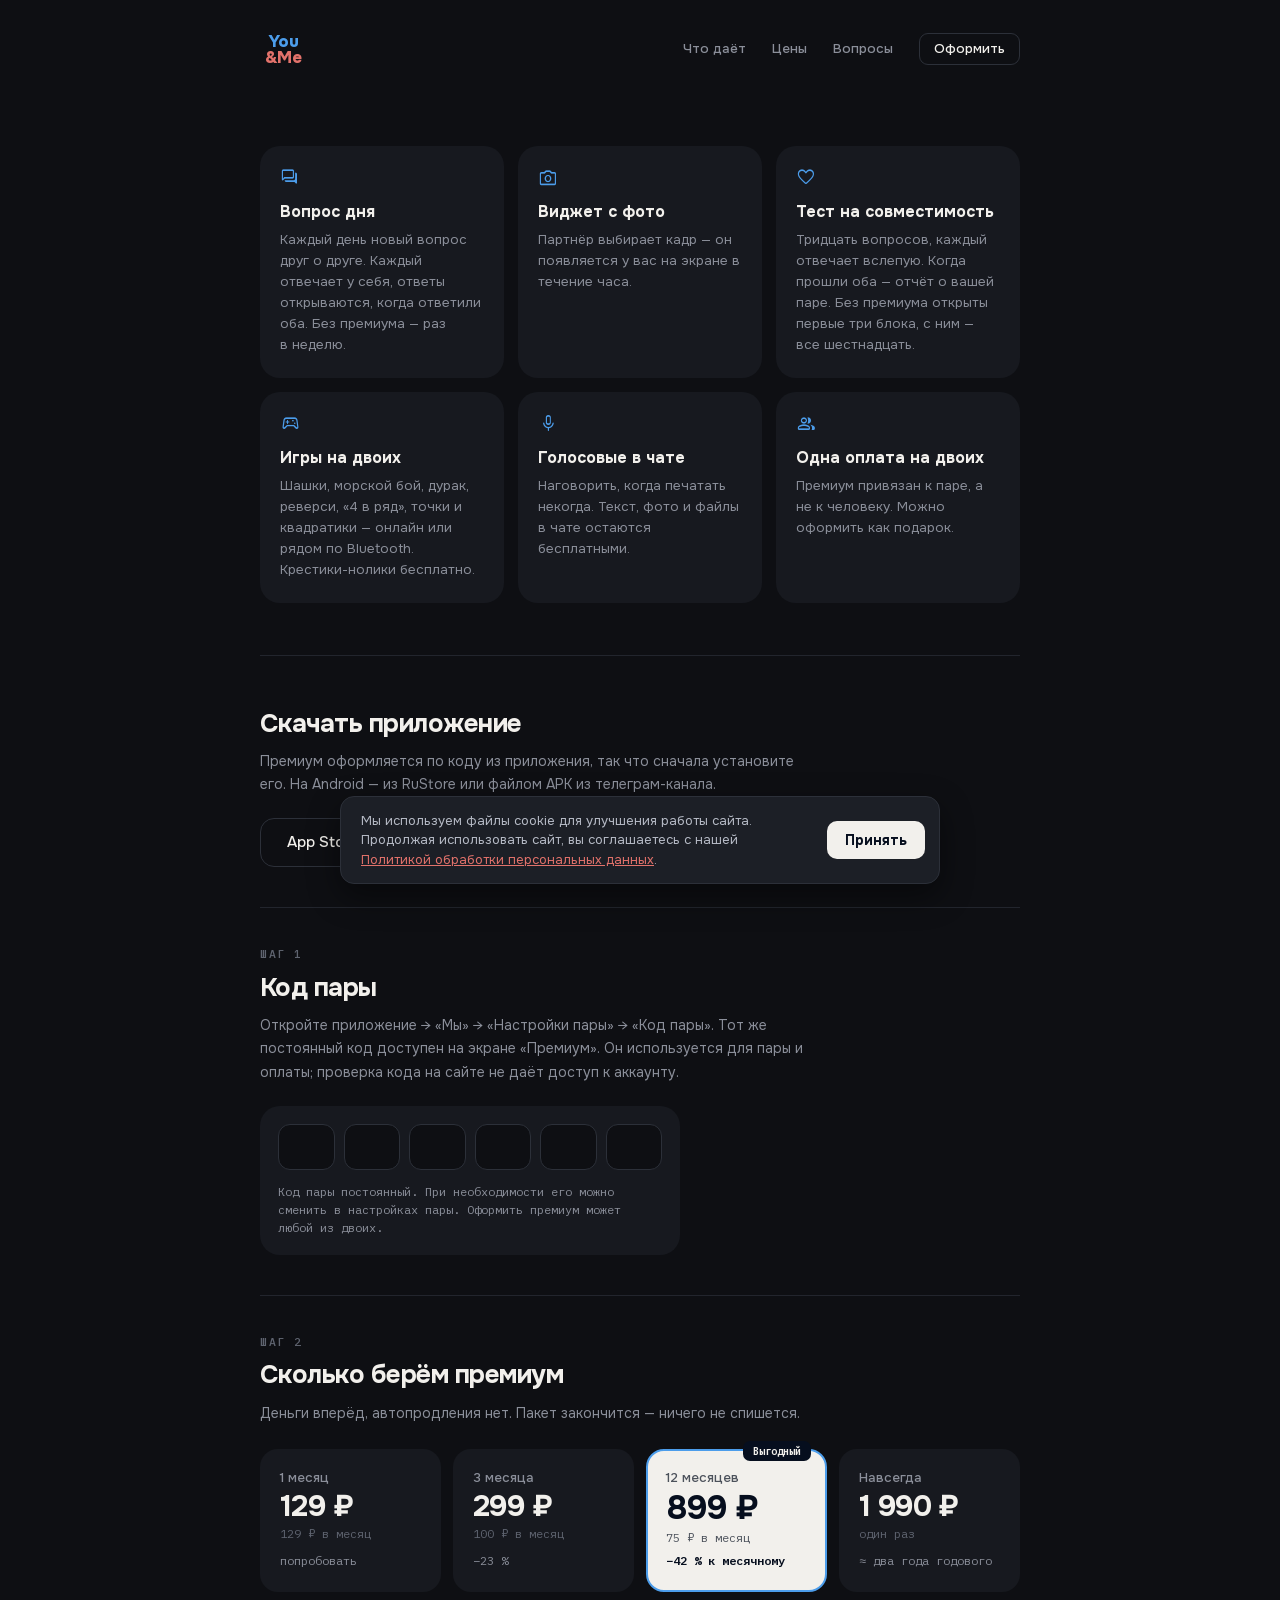
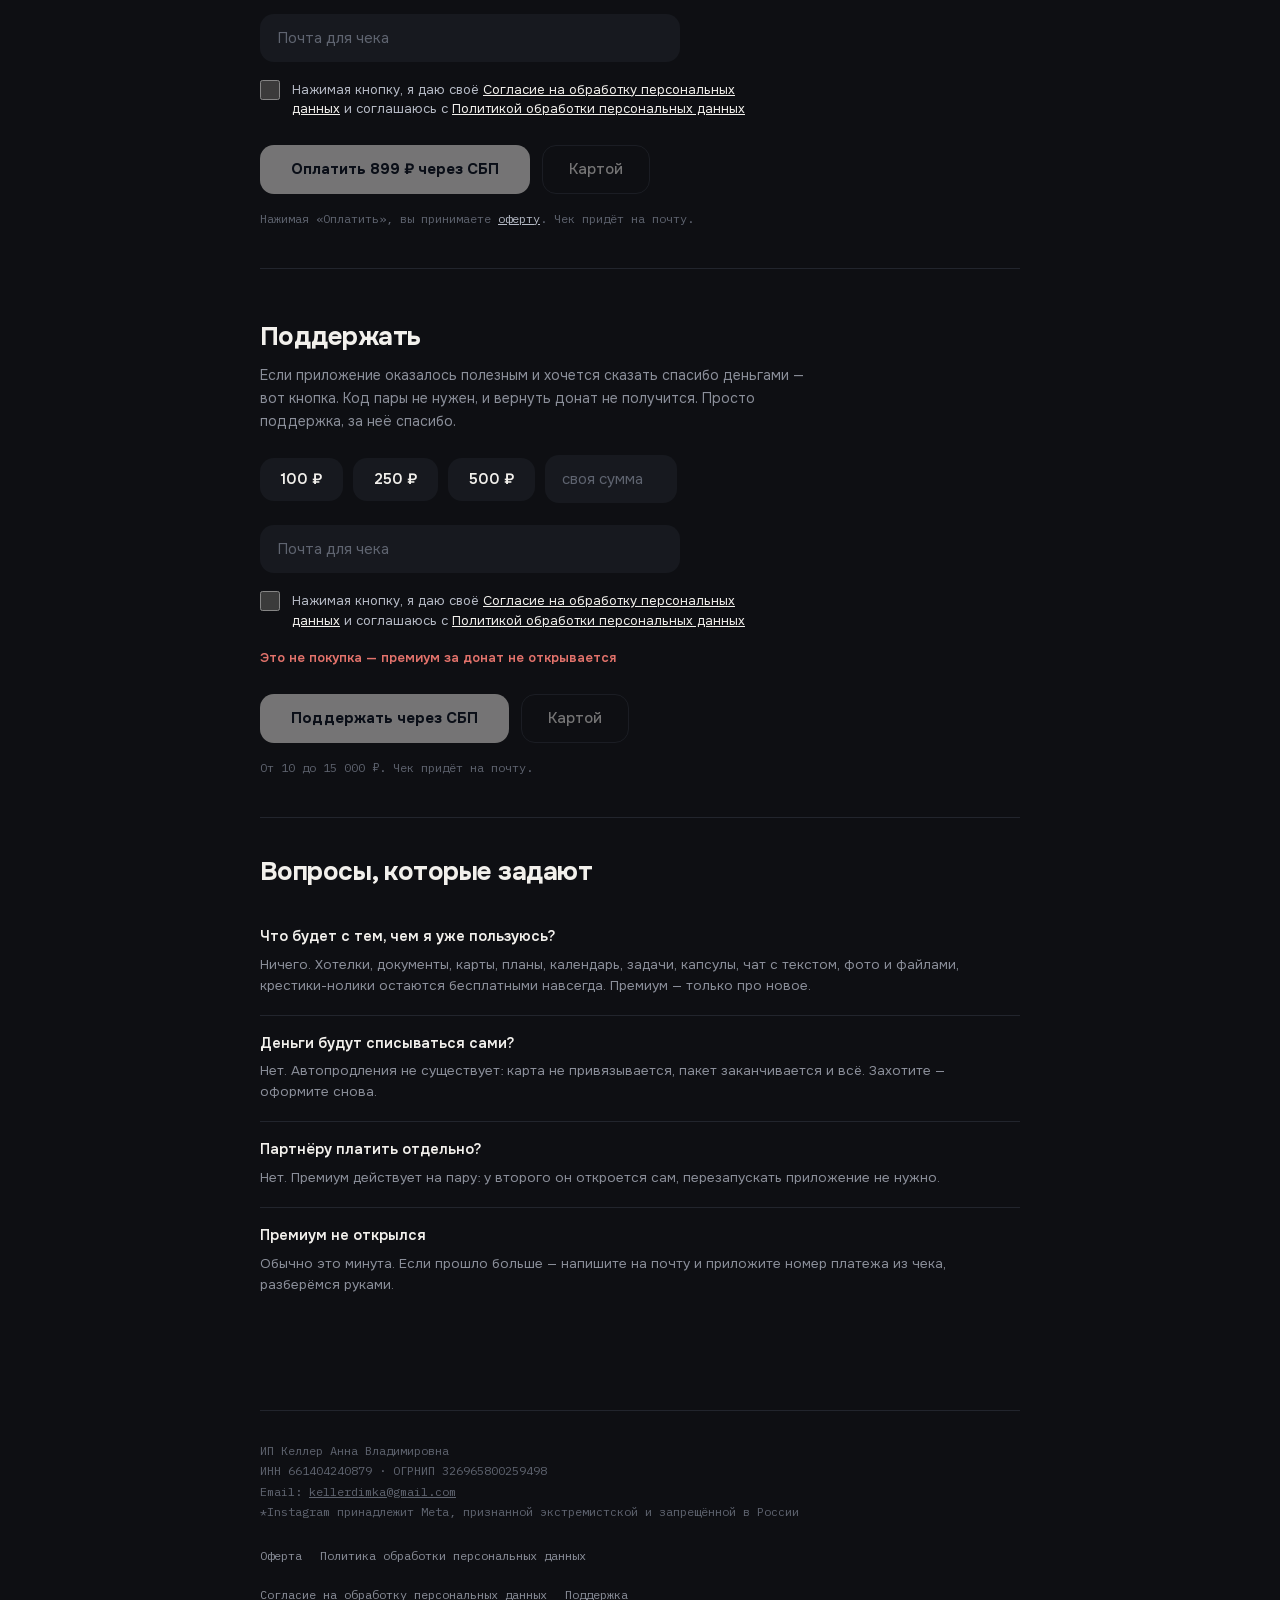
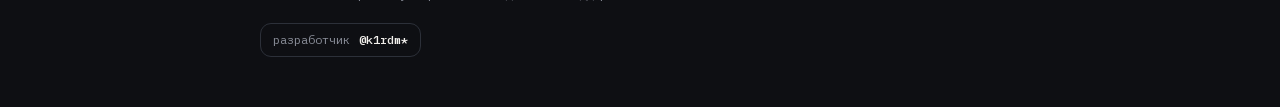
<file: index.html>
<!DOCTYPE html>
<html lang="ru">
<head>
<meta charset="utf-8">
<meta name="viewport" content="width=device-width, initial-scale=1">
<title>You&amp;Me — премиум</title>
<meta name="description" content="Премиум You&amp;Me: вопрос дня, фото друг друга на домашнем экране, тест на совместимость, игры на двоих и голосовые в чате. Оформляет один — работает у обоих, без автосписаний.">
<link rel="icon" type="image/png" href="favicon.png">
<link rel="apple-touch-icon" href="apple-touch-icon.png">
<link rel="stylesheet" href="style.css">
<link rel="stylesheet" href="pay.css?v=promo1">
<script src="cookie.js" defer></script>
<style>
/* Стили только этой страницы. Палитра, шапка, подвал и типографика — в style.css */

/* ── заголовок ─────────────────────────────────────────── */

/* Герой с крупным заголовком и скриншотом убран из макета: на десктопе страница
   начинается сразу с трёх плашек, а шапка и так объясняет, где человек. На телефоне
   плашки уезжают под сгиб, и без заголовка непонятно, куда попал, — поэтому там он
   остаётся. */
.lead { display: none; }
.lead h1 { margin: 0; font: 800 25px/1.1 var(--sans); letter-spacing: -.03em; }
.lead p { margin: 10px 0 0; font-size: 13px; color: var(--muted); text-wrap: pretty; }

/* ── что даёт ──────────────────────────────────────────── */

.features { display: grid; grid-template-columns: repeat(auto-fit, minmax(210px, 1fr)); gap: 14px; padding: 48px 0 52px; }
.feature { background: var(--card); border-radius: 20px; padding: 22px 20px; }
.feature .icon { color: var(--accent); margin-bottom: 14px; }
.feature h3 { margin: 0; font: 700 16px/1.2 var(--sans); }
.feature p { margin: 9px 0 0; font-size: 13.5px; line-height: 1.55; color: var(--muted); text-wrap: pretty; }

/* ── скачать ───────────────────────────────────────────── */

/* Ссылки-кнопки используют цвета соответствующего варианта из pay.css. */
.stores { margin-top: 22px; display: flex; gap: 12px; flex-wrap: wrap; }
a.btn { display: inline-block; text-decoration: none; }
a.btn-primary:hover { color: var(--on-light); }

/* ── поддержать ────────────────────────────────────────── */

/* Секция намеренно скромнее тарифов: донат — не сценарий страницы, а возможность для
   тех, кто дочитал. Поэтому суммы чипами, а не крупными карточками, как у пакетов. */
.tips { margin-top: 22px; display: flex; gap: 10px; flex-wrap: wrap; align-items: center; }
.tip {
  appearance: none; background: var(--card); color: var(--fg); border: 1px solid transparent;
  border-radius: 14px; padding: 13px 20px; font: 600 15px/1 var(--sans); cursor: pointer;
}
.tip:hover { border-color: var(--line); }
.tip[aria-pressed="true"] { border-color: var(--accent); }
/* Оговорка у самой кнопки, а не в абзаце сверху: абзац не дочитывают (#146). */
.tip-warn { margin-top: 18px; font: 600 13px/1.5 var(--sans); color: var(--brand); text-wrap: pretty; }

@media (max-width: 760px) {
  /* align-items здесь обязан остаться stretch: при flex-start колонка сжимается
     до ширины содержимого, а в ней лежит абзац с max-width 440px — и страница
     становится шире экрана. */
  .lead { display: block; padding: 12px 0 0; }
  .features { grid-template-columns: 1fr; padding: 22px 0 34px; }
  .stores .btn { flex: 1 1 auto; padding: 16px 20px; text-align: center; }
}
</style>
</head>
<body>

<div class="wrap">

<header class="top">
  <a class="brand" href="/home">
    <svg width="46" height="46" viewBox="0 0 100 100" role="img" aria-label="You&amp;Me" font-family="Onest, Manrope, system-ui, sans-serif" font-weight="800" font-size="37" letter-spacing="-1.5" text-anchor="middle"><text x="50" y="45" fill="#4C9DEB">You</text><text x="50" y="81" fill="#E2726B">&amp;Me</text></svg>
  </a>
  <nav class="nav-top">
    <a href="/#daet">Что даёт</a>
    <a href="/#ceny">Цены</a>
    <a href="/#voprosy">Вопросы</a>
    <a href="/#kod" class="ghost">Оформить</a>
  </nav>
</header>

<section class="lead">
  <h1>Премиум</h1>
  <p>Вопрос дня · виджет с фото · совместимость · игры · голосовые · одна оплата на двоих</p>
</section>


<section class="features" id="daet">
  <div class="feature">
    <span class="icon">forum</span>
    <h3>Вопрос дня</h3>
    <p>Каждый день новый вопрос друг о друге. Каждый отвечает у себя, ответы открываются, когда ответили оба. Без премиума — раз в неделю.</p>
  </div>
  <div class="feature">
    <span class="icon">photo_camera</span>
    <h3>Виджет с фото</h3>
    <p>Партнёр выбирает кадр — он появляется у вас на экране в течение часа.</p>
  </div>
  <div class="feature">
    <span class="icon">favorite</span>
    <h3>Тест на совместимость</h3>
    <p>Тридцать вопросов, каждый отвечает вслепую. Когда прошли оба — отчёт о вашей паре. Без премиума открыты первые три блока, с ним — все шестнадцать.</p>
  </div>
  <div class="feature">
    <span class="icon">sports_esports</span>
    <h3>Игры на двоих</h3>
    <p>Шашки, морской бой, дурак, реверси, «4 в ряд», точки и квадратики — онлайн или рядом по Bluetooth. Крестики-нолики бесплатно.</p>
  </div>
  <div class="feature">
    <span class="icon">mic</span>
    <h3>Голосовые в чате</h3>
    <p>Наговорить, когда печатать некогда. Текст, фото и файлы в чате остаются бесплатными.</p>
  </div>
  <div class="feature">
    <span class="icon">group</span>
    <h3>Одна оплата на двоих</h3>
    <p>Премиум привязан к паре, а не к человеку. Можно оформить как подарок.</p>
  </div>
</section>

<section class="step" id="skachat">
  <h2>Скачать приложение</h2>
  <p>Премиум оформляется по коду из приложения, так что сначала установите его. На Android —
    из RuStore или файлом APK из телеграм-канала.</p>

  <div class="stores">
    <a class="btn btn-secondary" href="https://apps.apple.com/ru/app/you-me/id6801322823" target="_blank" rel="noopener">App Store</a>
    <a class="btn btn-secondary" href="https://www.rustore.ru/catalog/app/keller.youandme" target="_blank" rel="noopener">RuStore</a>
    <a class="btn btn-secondary" href="https://t.me/KellerChanel" target="_blank" rel="noopener">APK в Telegram</a>
  </div>
</section>

<section class="step" id="kod">
  <div class="step-no">Шаг 1</div>
  <h2>Код пары</h2>
  <p id="manualCodeIntro">Откройте приложение → «Мы» → «Настройки пары» → «Код пары». Тот же постоянный код доступен на экране «Премиум». Он используется для пары и оплаты; проверка кода на сайте не даёт доступ к аккаунту.</p>

  <div class="code-box link-code" id="linkCode" hidden>
    <strong id="linkStatus" role="status"></strong>
    <button type="button" id="manualCodeButton">Ввести другой код</button>
  </div>

  <div class="code-box" id="manualCode">
    <div class="cells" id="cells">
      <input maxlength="1" inputmode="latin" autocapitalize="characters" autocomplete="off" spellcheck="false" aria-label="Символ кода 1">
      <input maxlength="1" inputmode="latin" autocapitalize="characters" autocomplete="off" spellcheck="false" aria-label="Символ кода 2">
      <input maxlength="1" inputmode="latin" autocapitalize="characters" autocomplete="off" spellcheck="false" aria-label="Символ кода 3">
      <input maxlength="1" inputmode="latin" autocapitalize="characters" autocomplete="off" spellcheck="false" aria-label="Символ кода 4">
      <input maxlength="1" inputmode="latin" autocapitalize="characters" autocomplete="off" spellcheck="false" aria-label="Символ кода 5">
      <input maxlength="1" inputmode="latin" autocapitalize="characters" autocomplete="off" spellcheck="false" aria-label="Символ кода 6">
    </div>
    <div class="code-hint">Код пары постоянный. При необходимости его можно сменить в настройках пары. Оформить премиум может любой из двоих.</div>
    <div class="code-status" id="codeStatus" role="status" aria-live="polite">
      <span class="icon"></span>
      <span class="code-status-text"></span>
    </div>
  </div>
  <div class="promo-entry" id="promoEntry" hidden>
    <button class="promo-toggle" id="promoToggle" type="button" aria-expanded="false" aria-controls="promoPanel">Ввести промокод</button>
    <div class="code-box promo-box" id="promoPanel" hidden>
      <label for="promoInput">Промокод</label>
      <div class="promo-controls">
        <input id="promoInput" class="tip-own" autocomplete="off" spellcheck="false" maxlength="24" placeholder="Например, SOFA20" autocapitalize="characters">
        <button class="btn btn-secondary" id="promoApply" type="button">Применить</button>
        <button class="btn btn-secondary" id="promoRemove" type="button" hidden>Убрать</button>
      </div>
      <p id="promoMessage" class="promo-message" role="status" aria-live="polite" hidden></p>
    </div>
  </div>
</section>

<section class="step" id="promoTrial" hidden>
  <div class="step-no">Шаг 2</div>
  <h2 id="promoTrialTitle"></h2>
  <p id="promoTrialRules"></p>
  <p id="promoTrialHint"></p>
  <div class="pay">
    <button type="button" class="btn btn-primary" id="promoRedeem" disabled></button>
  </div>
</section>

<section class="step" id="promoSuccess" hidden>
  <h2>Премиум активирован</h2>
  <p id="promoSuccessUntil" role="status"></p>
  <div class="pay"><a class="btn btn-primary promo-return" id="promoReturn" href="youandme://us">Вернуться в You&amp;Me</a></div>
</section>

<section class="step" id="ceny">
  <div class="step-no">Шаг 2</div>
  <h2>Сколько берём премиум</h2>
  <p>Деньги вперёд, автопродления нет. Пакет закончится — ничего не спишется.</p>

  <div class="plans" id="plans">
    <button type="button" class="plan" data-plan="m1" data-price="129" aria-pressed="false">
      <span class="plan-term">1 месяц</span>
      <span class="plan-price">129 ₽</span>
      <span class="plan-meta">
        <span class="plan-per">129 ₽ в месяц</span>
        <span class="plan-note">попробовать</span>
      </span>
    </button>
    <button type="button" class="plan" data-plan="m3" data-price="299" aria-pressed="false">
      <span class="plan-term">3 месяца</span>
      <span class="plan-price">299 ₽</span>
      <span class="plan-meta">
        <span class="plan-per">100 ₽ в месяц</span>
        <span class="plan-note">−23 %</span>
      </span>
    </button>
    <button type="button" class="plan best" data-plan="m12" data-price="899" aria-pressed="true">
      <span class="plan-badge">Выгодный</span>
      <span class="plan-term">12 месяцев</span>
      <span class="plan-price">899 ₽</span>
      <span class="plan-meta">
        <span class="plan-per">75 ₽ в месяц</span>
        <span class="plan-note">−42 % к месячному</span>
      </span>
    </button>
    <button type="button" class="plan" data-plan="forever" data-price="1990" aria-pressed="false">
      <span class="plan-term">Навсегда</span>
      <span class="plan-price">1 990 ₽</span>
      <span class="plan-meta">
        <span class="plan-per">один раз</span>
        <span class="plan-note">≈ два года годового</span>
      </span>
    </button>
  </div>

  <input class="tip-own pay-email" id="payEmail" type="email" inputmode="email" autocomplete="email"
         spellcheck="false" placeholder="Почта для чека" aria-label="Почта для чека">

  <label class="agree">
    <input type="checkbox" id="payAgree">
    <span>Нажимая кнопку, я даю своё <a href="consent-ru.html" target="_blank" rel="noopener">Согласие
      на обработку персональных данных</a> и соглашаюсь с <a href="privacy-ru.html" target="_blank" rel="noopener">Политикой
      обработки персональных данных</a></span>
  </label>

  <div class="pay">
    <button type="button" class="btn btn-primary" id="paySbp" disabled>Оплатить 899 ₽ через СБП</button>
    <button type="button" class="btn btn-secondary" id="payCard" disabled>Картой</button>
  </div>

  <div class="legal">
    Нажимая «Оплатить», вы принимаете <a href="offer.html">оферту</a>. Чек придёт на почту.
  </div>

  <div class="pay-error" id="payError" role="status" aria-live="polite"></div>
</section>

<section class="step" id="podderzhat">
  <h2>Поддержать</h2>
  <p>Если приложение оказалось полезным и хочется сказать спасибо деньгами — вот кнопка.
    Код пары не нужен, и вернуть донат не получится. Просто поддержка, за неё спасибо.</p>

  <!-- Суммы не рядом с ценами пакетов и заранее не выбраны: 300 ₽ по умолчанию под
       тарифом за 299 ₽ дважды приняли за покупку премиума (баг #146, 15.10 и 25.10). -->
  <div class="tips" id="tips">
    <button type="button" class="tip" data-tip="100" aria-pressed="false">100 ₽</button>
    <button type="button" class="tip" data-tip="250" aria-pressed="false">250 ₽</button>
    <button type="button" class="tip" data-tip="500" aria-pressed="false">500 ₽</button>
    <input class="tip-own" id="tipOwn" inputmode="decimal" autocomplete="off"
           placeholder="своя сумма" aria-label="Своя сумма доната">
  </div>

  <input class="tip-own pay-email" id="tipEmail" type="email" inputmode="email" autocomplete="email"
         spellcheck="false" placeholder="Почта для чека" aria-label="Почта для чека">

  <label class="agree">
    <input type="checkbox" id="tipAgree">
    <span>Нажимая кнопку, я даю своё <a href="consent-ru.html" target="_blank" rel="noopener">Согласие
      на обработку персональных данных</a> и соглашаюсь с <a href="privacy-ru.html" target="_blank" rel="noopener">Политикой
      обработки персональных данных</a></span>
  </label>

  <div class="tip-warn">Это не покупка — премиум за донат не открывается</div>

  <div class="pay">
    <button type="button" class="btn btn-primary" id="tipSbp" disabled>Поддержать через СБП</button>
    <button type="button" class="btn btn-secondary" id="tipCard" disabled>Картой</button>
  </div>

  <div class="legal">
    От 10 до 15 000 ₽. Чек придёт на почту.
  </div>

  <div class="pay-error" id="tipError" role="status" aria-live="polite"></div>
</section>

<section class="faq" id="voprosy">
  <h2>Вопросы, которые задают</h2>

  <div class="qa">
    <h3>Что будет с тем, чем я уже пользуюсь?</h3>
    <p>Ничего. Хотелки, документы, карты, планы, календарь, задачи, капсулы, чат
      с текстом, фото и файлами, крестики-нолики остаются бесплатными навсегда.
      Премиум — только про новое.</p>
  </div>
  <div class="qa">
    <h3>Деньги будут списываться сами?</h3>
    <p>Нет. Автопродления не существует: карта не привязывается, пакет заканчивается и всё.
      Захотите — оформите снова.</p>
  </div>
  <div class="qa">
    <h3>Партнёру платить отдельно?</h3>
    <p>Нет. Премиум действует на пару: у второго он откроется сам, перезапускать приложение
      не нужно.</p>
  </div>
  <div class="qa">
    <h3>Премиум не открылся</h3>
    <p>Обычно это минута. Если прошло больше — напишите на почту и приложите номер платежа
      из чека, разберёмся руками.</p>
  </div>
</section>

<footer class="foot">
  <div class="foot-req">
    ИП Келлер Анна Владимировна<br>
    ИНН 661404240879 · ОГРНИП 326965800259498<br>
    Email: <a href="mailto:kellerdimka@gmail.com">kellerdimka@gmail.com</a><br>
    *Instagram принадлежит Meta, признанной экстремистской и запрещённой в России
  </div>
  <div class="foot-links">
    <a href="offer.html">Оферта</a>
    <a href="privacy-ru.html">Политика обработки персональных данных</a>
    <a href="consent-ru.html">Согласие на обработку персональных данных</a>
    <a href="support.html">Поддержка</a>
    <a class="foot-ig" href="https://www.instagram.com/k1rdm/" rel="me"><span>разработчик</span><b>@k1rdm*</b></a>
  </div>
</footer>

</div>

<script src="pay.js?v=payment-link3"></script>
<script src="promo.js"></script>
<script>

// ── донат ────────────────────────────────────────────────────────────────────
// Отдельная ручка и отдельные кнопки: у доната нет ни кода пары, ни пакета, и
// путать его с оплатой премиума нельзя — ни в коде, ни на экране.
const tipsBox = document.getElementById("tips");
const tipOwn = document.getElementById("tipOwn");
const tipSbp = document.getElementById("tipSbp");
const tipCard = document.getElementById("tipCard");
const tipError = document.getElementById("tipError");
const tipEmail = document.getElementById("tipEmail");
const tipAgreed = agree(document.getElementById("tipAgree"), tipSbp, tipCard);

let tipChip = tipsBox.querySelector('[aria-pressed="true"]');

// Своя сумма или выбранный чип — своя главнее, раз человек её вписал.
const tipAmount = () => tipOwn.value.trim() || tipChip?.dataset.tip || "";

function tipLabel() {
  const rubles = Number(tipAmount().replace(",", "."));
  tipSbp.textContent = Number.isFinite(rubles) && rubles > 0
    ? "Поддержать на " + rubles.toLocaleString("ru-RU") + " ₽ через СБП"
    : "Поддержать через СБП";
}

tipsBox.addEventListener("click", e => {
  const chip = e.target.closest(".tip");
  if (!chip) return;
  tipChip?.setAttribute("aria-pressed", "false");
  chip.setAttribute("aria-pressed", "true");
  tipChip = chip;
  // Выбор чипа отменяет вписанное вручную — иначе непонятно, что уйдёт в оплату.
  tipOwn.value = "";
  tipLabel();
});

tipOwn.addEventListener("input", () => {
  tipOwn.value = tipOwn.value.replace(/[^0-9.,]/g, "");
  // Пока в поле что-то есть, платим по нему — чип гаснет, чтобы не спорил с полем.
  if (tipOwn.value) {
    tipChip?.setAttribute("aria-pressed", "false");
    tipChip = null;
  }
  tipLabel();
});

async function tip(method) {
  tipError.classList.remove("shown");
  const amount = tipAmount();
  if (!amount) {
    tipError.textContent = "Выберите сумму или впишите свою.";
    tipError.classList.add("shown");
    tipOwn.focus();
    return;
  }
  if (!emailOk(tipEmail)) {
    tipError.textContent = "Укажите почту — на неё придёт чек.";
    tipError.classList.add("shown");
    tipEmail.focus();
    return;
  }
  tipSbp.disabled = tipCard.disabled = true;
  try {
    const r = await fetch(PAY_ENDPOINT + "/donate", {
      method: "POST",
      headers: { "Content-Type": "application/json" },
      body: JSON.stringify({ amount, method, email: tipEmail.value.trim() })
    });
    const data = await r.json();
    if (data.confirmationUrl) location.href = data.confirmationUrl;
    else throw new Error(data.error || "no url");
  } catch {
    // Сервер принимает от 10 до 15 000 ₽ — за границами он отвечает ошибкой, и почти
    // всегда это именно сумма, а не сбой. Поэтому подсказываем про неё.
    tipError.textContent = "Не получилось начать оплату. Проверьте сумму — она должна быть от 10 до 15 000 ₽.";
    tipError.classList.add("shown");
    tipAgreed();
  }
}

tipSbp.addEventListener("click", () => tip("sbp"));
tipCard.addEventListener("click", () => tip("card"));

// Возврат с формы оплаты. Премиум сюда не заглядывает: его выдаёт уведомление от ЮKassa
// на сервер, и приходит оно своим темпом — обычно за секунды, но обещать «уже готово»
// нельзя. Поэтому говорим про минуту и отправляем в приложение, где статус настоящий.
const back = new URLSearchParams(location.search);
if (back.get("paid")) {
  status("ok", "Оплата принята",
    "Премиум откроется в приложении в течение минуты — перезапускать его не нужно.");
  statusBox.scrollIntoView({ behavior: "smooth", block: "center" });
}

// Возврат с доната — свой, потому что премиума за него не будет и обещать его нельзя.
if (back.get("thanks")) {
  tipError.textContent = "Спасибо. Чек придёт на почту.";
  tipError.classList.add("shown");
  tipError.scrollIntoView({ behavior: "smooth", block: "center" });
}
</script>

</body>
</html>
</file>
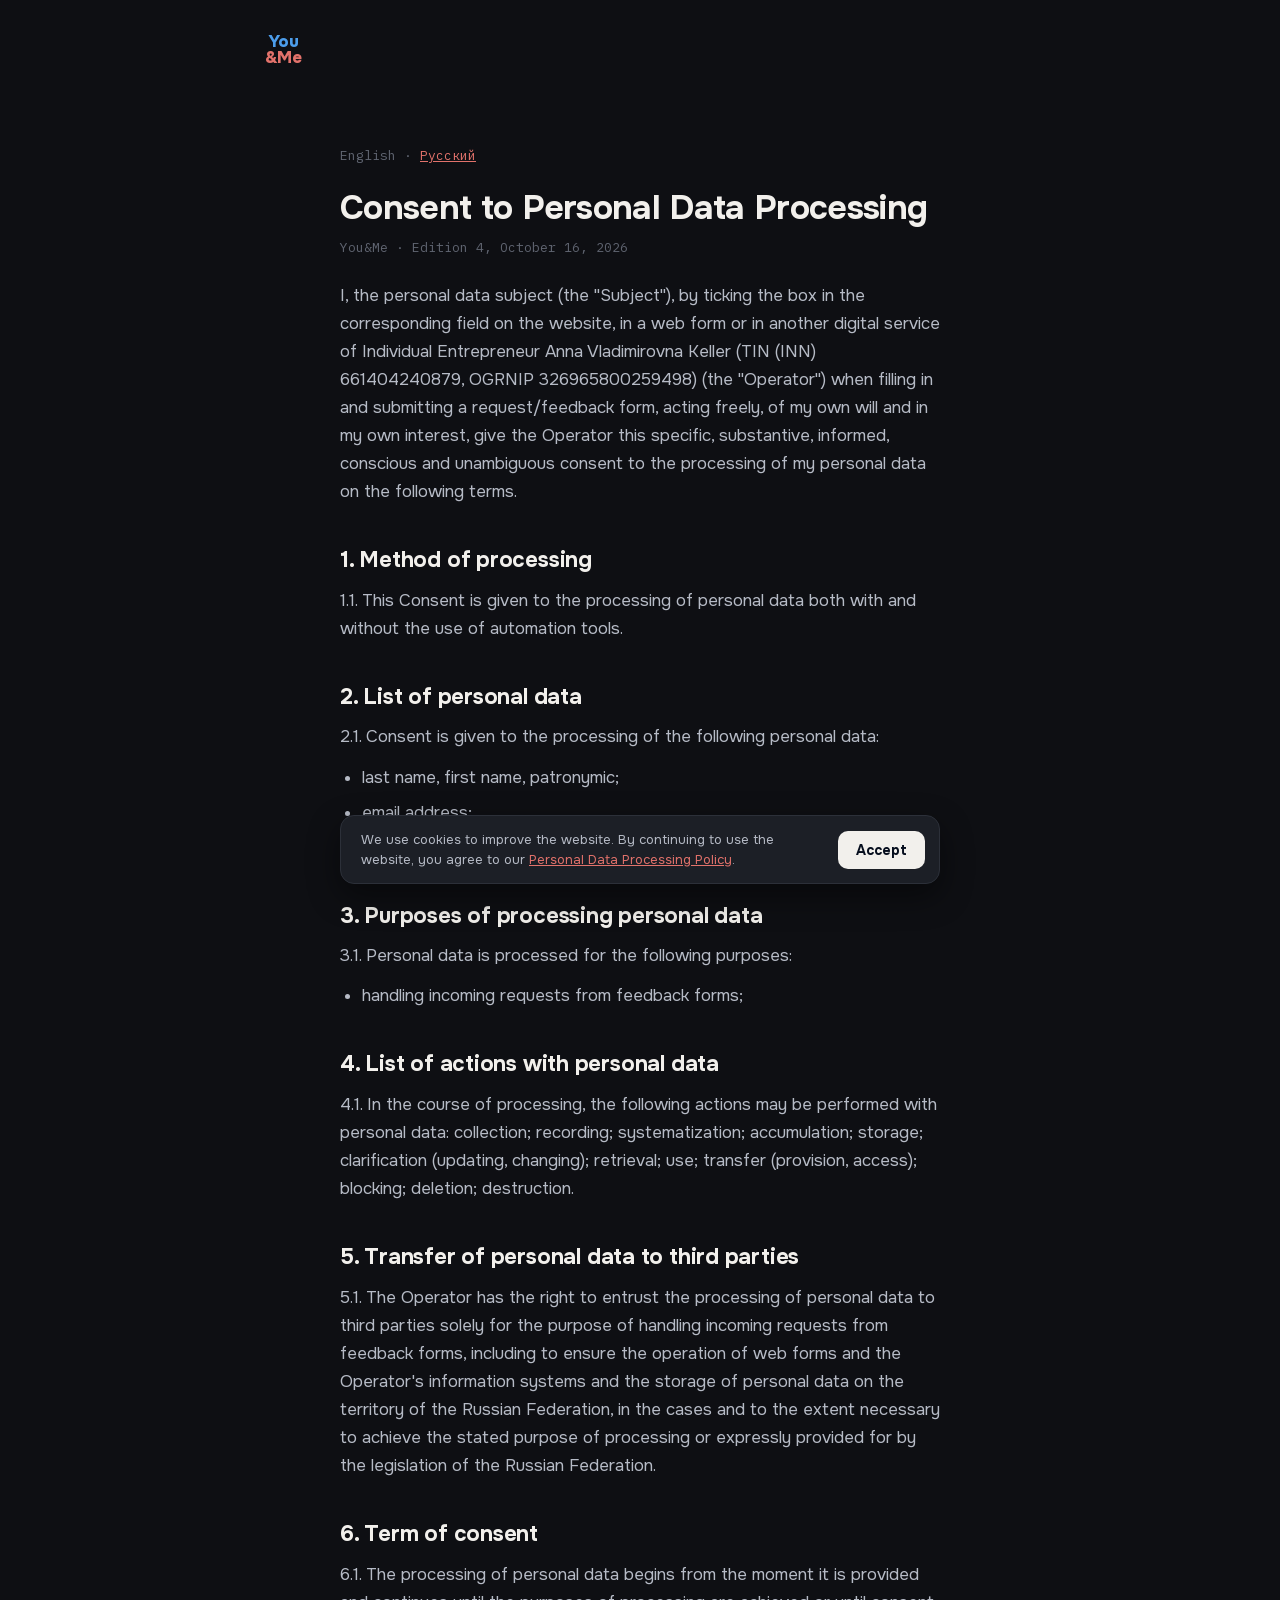
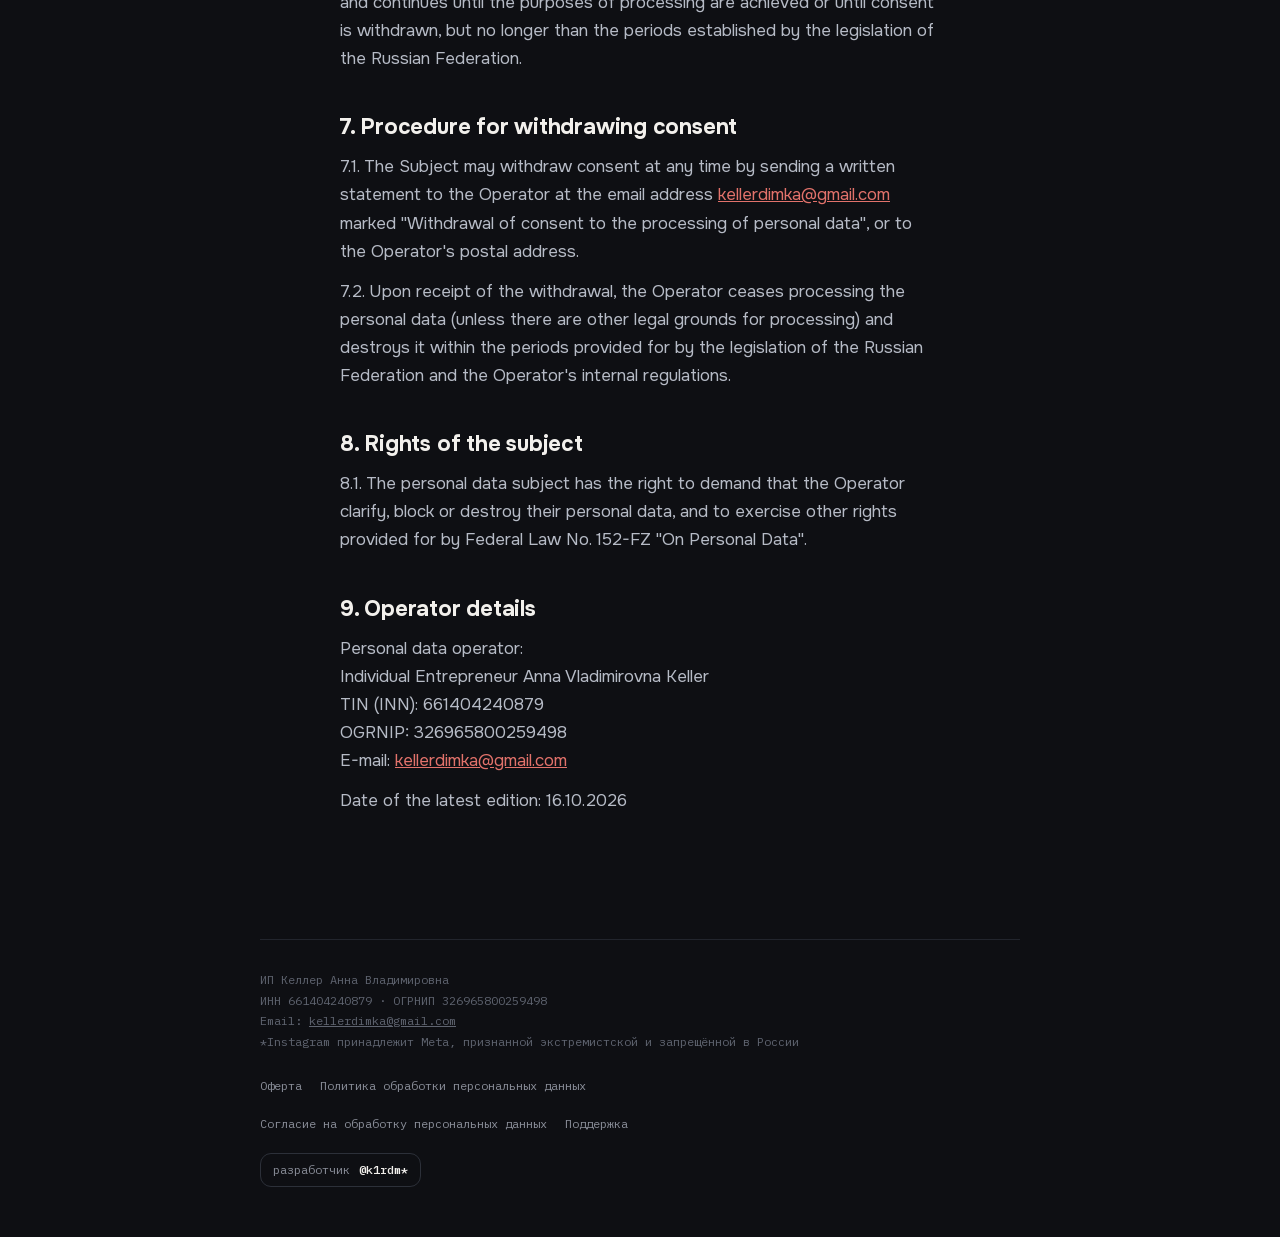
<file: consent-en.html>
<!DOCTYPE html>
<html lang="en">
<head>
<meta charset="utf-8">
<meta name="viewport" content="width=device-width, initial-scale=1">
<title>Consent to Personal Data Processing — You&amp;Me</title>
<link rel="icon" type="image/png" href="favicon.png">
<link rel="apple-touch-icon" href="apple-touch-icon.png">
<link rel="stylesheet" href="style.css">
<script src="cookie.js" defer></script>
</head>
<body>
<div class="wrap">

<header class="top">
  <a class="brand" href="/home">
    <svg width="46" height="46" viewBox="0 0 100 100" role="img" aria-label="You&amp;Me" font-family="Onest, Manrope, system-ui, sans-serif" font-weight="800" font-size="37" letter-spacing="-1.5" text-anchor="middle"><text x="50" y="45" fill="#4C9DEB">You</text><text x="50" y="81" fill="#E2726B">&amp;Me</text></svg>
  </a>
</header>

<main>

<!-- Перевод consent-ru.html (текст юриста) — пункт в пункт. Редакция та же, что у русского. -->

<p class="lang">English · <a href="consent-ru.html">Русский</a></p>

<h1>Consent to Personal Data Processing</h1>
<p class="updated">You&amp;Me · Edition 4, October 16, 2026</p>

<p>I, the personal data subject (the "Subject"), by ticking the box in the corresponding field
on the website, in a web form or in another digital service of Individual Entrepreneur Anna
Vladimirovna Keller (TIN (INN) 661404240879, OGRNIP 326965800259498) (the "Operator") when
filling in and submitting a request/feedback form, acting freely, of my own will and in my
own interest, give the Operator this specific, substantive, informed, conscious and
unambiguous consent to the processing of my personal data on the following terms.</p>

<h2>1. Method of processing</h2>
<p>1.1. This Consent is given to the processing of personal data both with and without the
use of automation tools.</p>

<h2>2. List of personal data</h2>
<p>2.1. Consent is given to the processing of the following personal data:</p>
<ul>
<li>last name, first name, patronymic;</li>
<li>email address;</li>
<li>phone number.</li>
</ul>

<h2>3. Purposes of processing personal data</h2>
<p>3.1. Personal data is processed for the following purposes:</p>
<ul>
<li>handling incoming requests from feedback forms;</li>
</ul>

<h2>4. List of actions with personal data</h2>
<p>4.1. In the course of processing, the following actions may be performed with personal
data: collection; recording; systematization; accumulation; storage; clarification
(updating, changing); retrieval; use; transfer (provision, access); blocking; deletion;
destruction.</p>

<h2>5. Transfer of personal data to third parties</h2>
<p>5.1. The Operator has the right to entrust the processing of personal data to third
parties solely for the purpose of handling incoming requests from feedback forms, including
to ensure the operation of web forms and the Operator's information systems and the storage
of personal data on the territory of the Russian Federation, in the cases and to the extent
necessary to achieve the stated purpose of processing or expressly provided for by the
legislation of the Russian Federation.</p>

<h2>6. Term of consent</h2>
<p>6.1. The processing of personal data begins from the moment it is provided and continues
until the purposes of processing are achieved or until consent is withdrawn, but no longer
than the periods established by the legislation of the Russian Federation.</p>

<h2>7. Procedure for withdrawing consent</h2>
<p>7.1. The Subject may withdraw consent at any time by sending a written statement to the
Operator at the email address <a href="mailto:kellerdimka@gmail.com">kellerdimka@gmail.com</a>
marked "Withdrawal of consent to the processing of personal data", or to the Operator's
postal address.</p>
<p>7.2. Upon receipt of the withdrawal, the Operator ceases processing the personal data
(unless there are other legal grounds for processing) and destroys it within the periods
provided for by the legislation of the Russian Federation and the Operator's internal
regulations.</p>

<h2>8. Rights of the subject</h2>
<p>8.1. The personal data subject has the right to demand that the Operator clarify, block or
destroy their personal data, and to exercise other rights provided for by Federal Law
No. 152-FZ "On Personal Data".</p>

<h2>9. Operator details</h2>
<p>Personal data operator:<br>
Individual Entrepreneur Anna Vladimirovna Keller<br>
TIN (INN): 661404240879<br>
OGRNIP: 326965800259498<br>
E-mail: <a href="mailto:kellerdimka@gmail.com">kellerdimka@gmail.com</a></p>

<p>Date of the latest edition: 16.10.2026</p>

</main>

<footer class="foot">
  <div class="foot-req">
    ИП Келлер Анна Владимировна<br>
    ИНН 661404240879 · ОГРНИП 326965800259498<br>
    Email: <a href="mailto:kellerdimka@gmail.com">kellerdimka@gmail.com</a><br>
    *Instagram принадлежит Meta, признанной экстремистской и запрещённой в России
  </div>
  <div class="foot-links">
    <a href="offer.html">Оферта</a>
    <a href="privacy-ru.html">Политика обработки персональных данных</a>
    <a href="consent-ru.html">Согласие на обработку персональных данных</a>
    <a href="support.html">Поддержка</a>
    <a class="foot-ig" href="https://www.instagram.com/k1rdm/" rel="me"><span>разработчик</span><b>@k1rdm*</b></a>
  </div>
</footer>

</div>
</body>
</html>
</file>
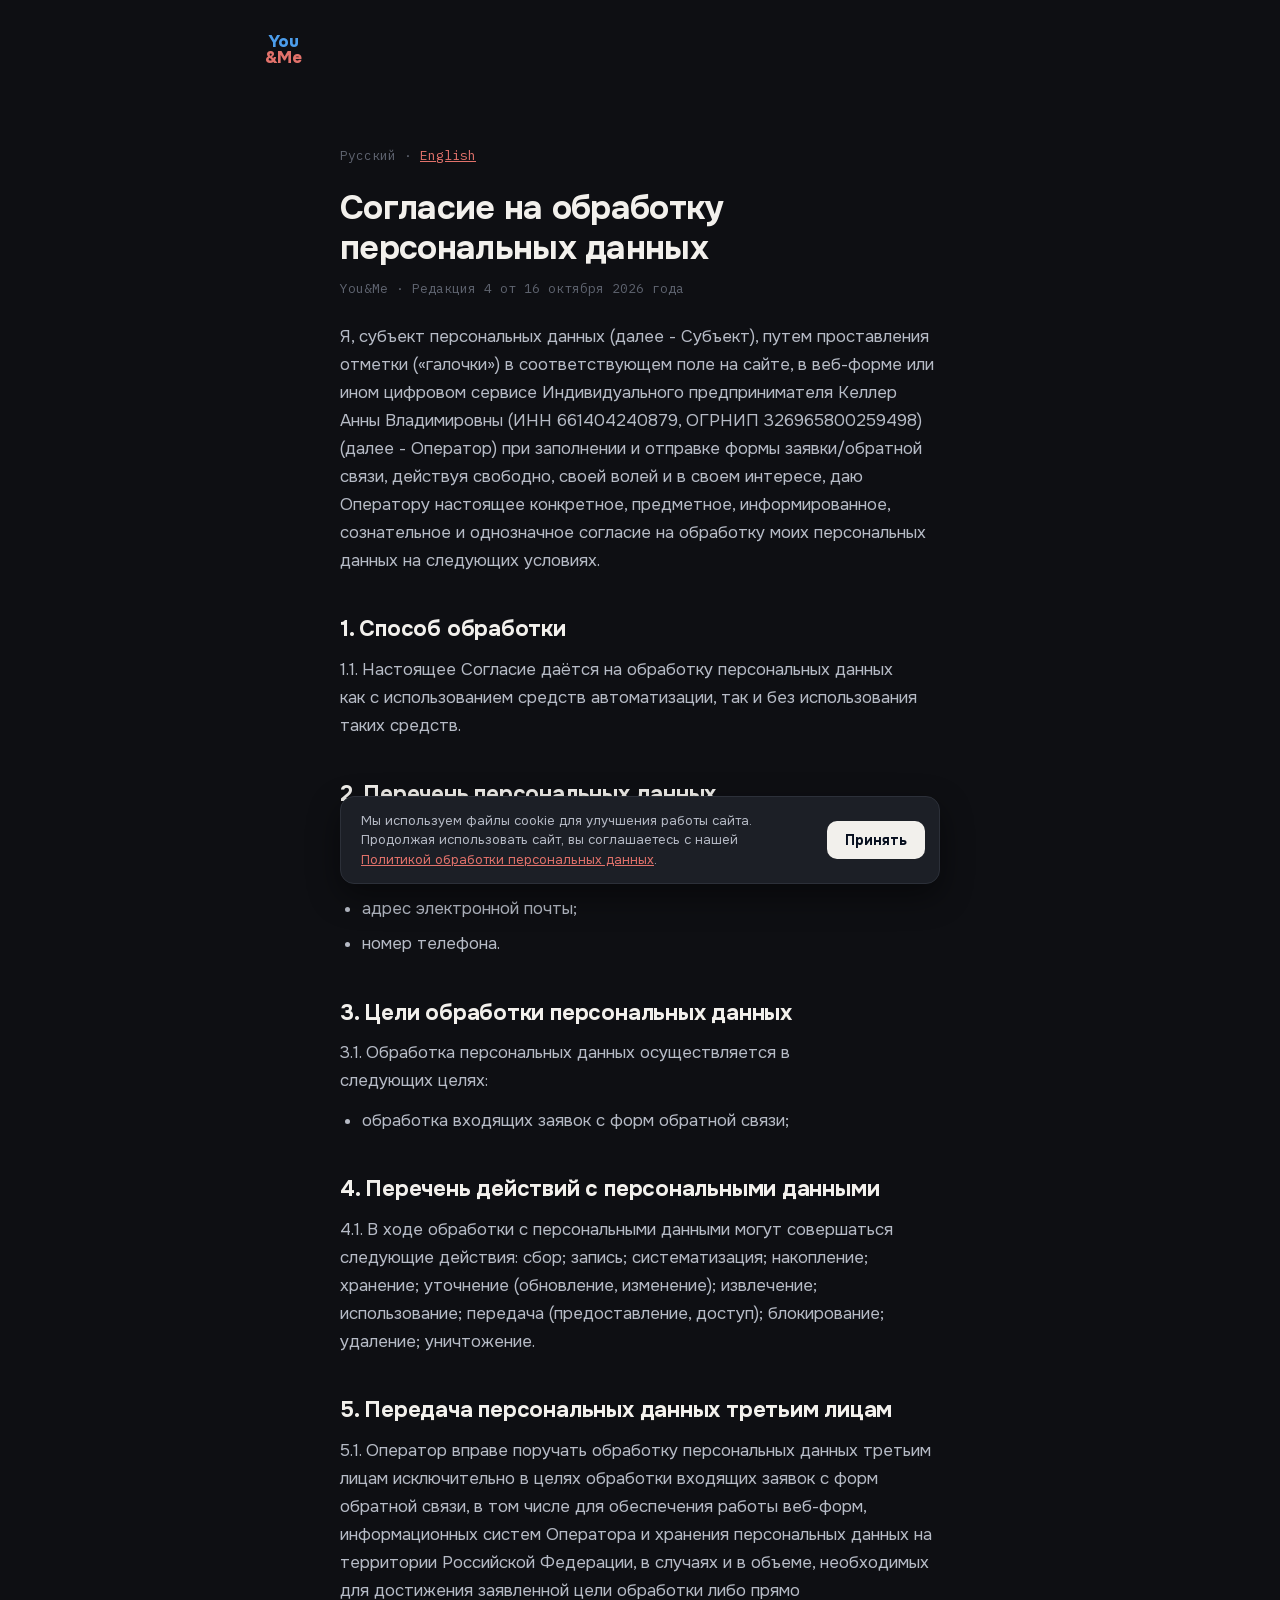
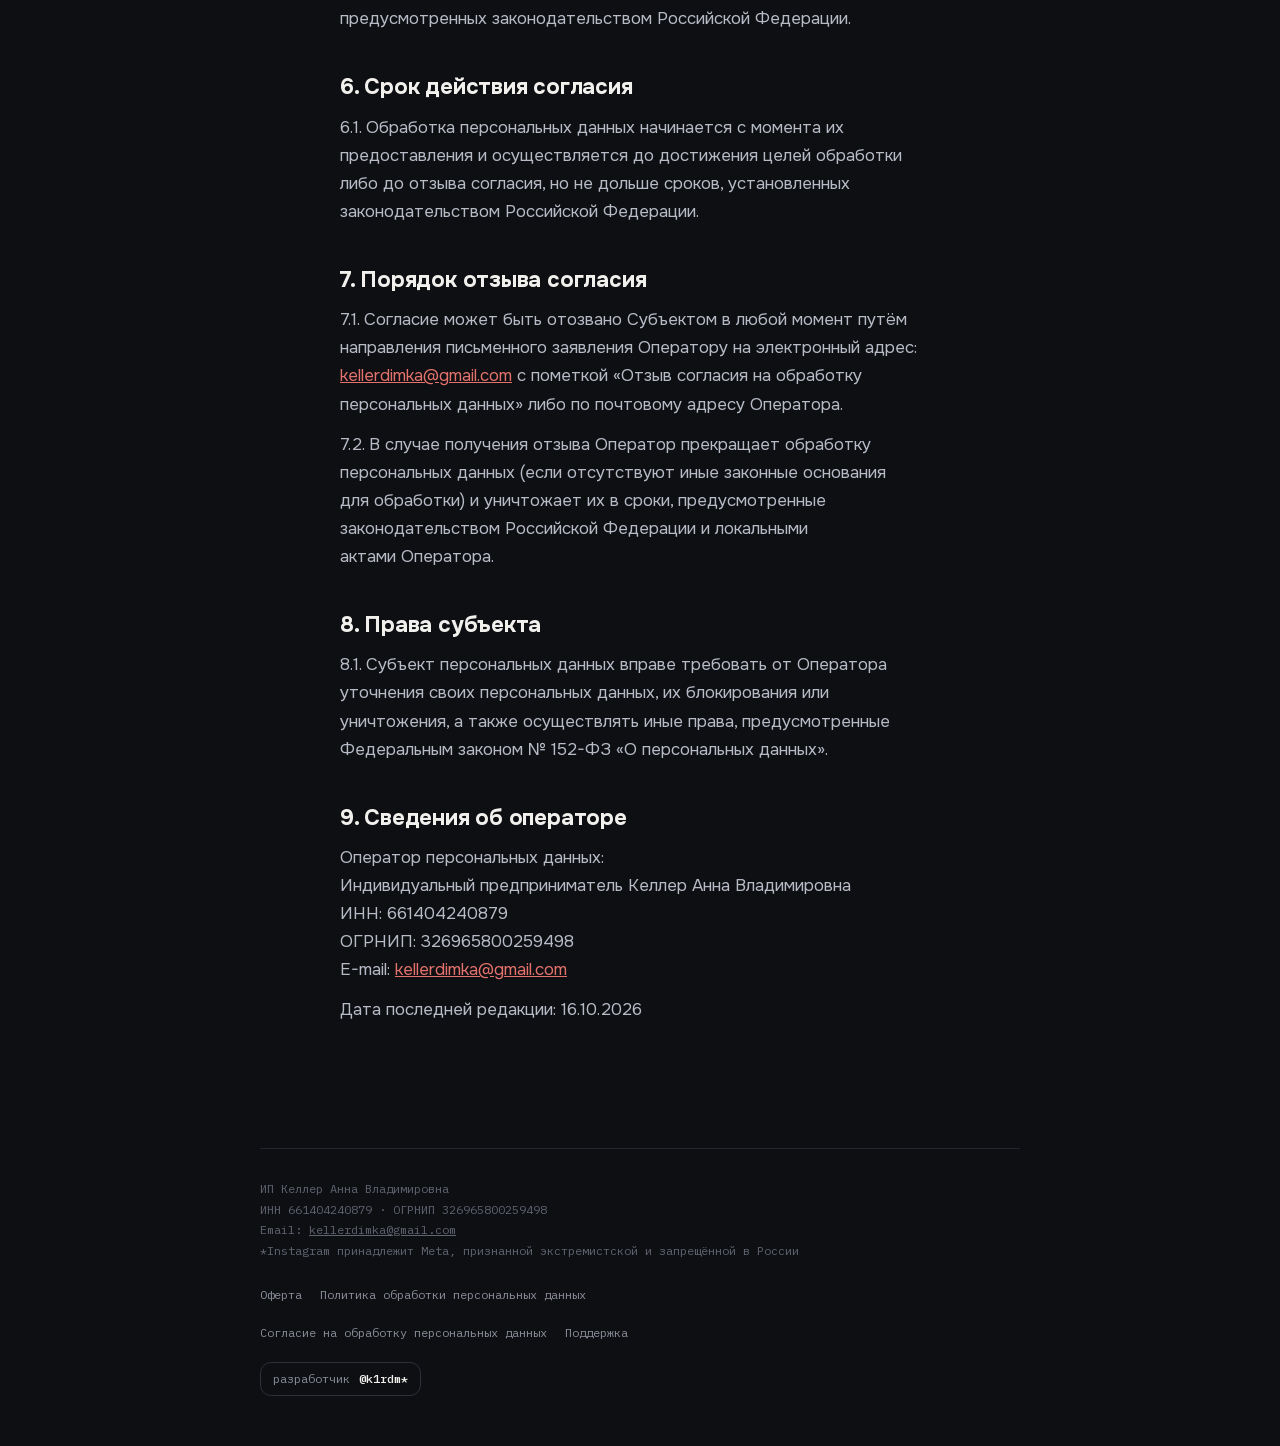
<file: consent-ru.html>
<!DOCTYPE html>
<html lang="ru">
<head>
<meta charset="utf-8">
<meta name="viewport" content="width=device-width, initial-scale=1">
<title>Согласие на обработку персональных данных — You&amp;Me</title>
<link rel="icon" type="image/png" href="favicon.png">
<link rel="apple-touch-icon" href="apple-touch-icon.png">
<link rel="stylesheet" href="style.css">
<script src="cookie.js" defer></script>
</head>
<body>
<div class="wrap">

<header class="top">
  <a class="brand" href="/home">
    <svg width="46" height="46" viewBox="0 0 100 100" role="img" aria-label="You&amp;Me" font-family="Onest, Manrope, system-ui, sans-serif" font-weight="800" font-size="37" letter-spacing="-1.5" text-anchor="middle"><text x="50" y="45" fill="#4C9DEB">You</text><text x="50" y="81" fill="#E2726B">&amp;Me</text></svg>
  </a>
</header>

<main>

<!-- Текст юриста (получен 16.10.2026), слово в слово («02. Согласие на обработку персональных
     данных ИП Келлер»). Номер редакции обязан совпадать с Constants.consentVersion (iOS),
     CONSENT_VERSION (Android, веб). Правки — только через юриста. -->

<p class="lang">Русский · <a href="consent-en.html">English</a></p>

<h1>Согласие на обработку персональных данных</h1>
<p class="updated">You&amp;Me · Редакция 4 от 16 октября 2026 года</p>

<p>Я, субъект персональных данных (далее - Субъект), путем проставления отметки («галочки»)
в соответствующем поле на сайте, в веб-форме или ином цифровом сервисе Индивидуального
предпринимателя Келлер Анны Владимировны (ИНН 661404240879, ОГРНИП 326965800259498)
(далее - Оператор) при заполнении и отправке формы заявки/обратной связи, действуя свободно,
своей волей и в своем интересе, даю Оператору настоящее конкретное, предметное,
информированное, сознательное и однозначное согласие на обработку моих персональных данных
на следующих условиях.</p>

<h2>1. Способ обработки</h2>
<p>1.1. Настоящее Согласие даётся на обработку персональных данных как с использованием
средств автоматизации, так и без использования таких средств.</p>

<h2>2. Перечень персональных данных</h2>
<p>2.1. Согласие даётся на обработку следующих персональных данных:</p>
<ul>
<li>фамилия, имя, отчество;</li>
<li>адрес электронной почты;</li>
<li>номер телефона.</li>
</ul>

<h2>3. Цели обработки персональных данных</h2>
<p>3.1. Обработка персональных данных осуществляется в следующих целях:</p>
<ul>
<li>обработка входящих заявок с форм обратной связи;</li>
</ul>

<h2>4. Перечень действий с персональными данными</h2>
<p>4.1. В ходе обработки с персональными данными могут совершаться следующие действия: сбор;
запись; систематизация; накопление; хранение; уточнение (обновление, изменение); извлечение;
использование; передача (предоставление, доступ); блокирование; удаление; уничтожение.</p>

<h2>5. Передача персональных данных третьим лицам</h2>
<p>5.1. Оператор вправе поручать обработку персональных данных третьим лицам исключительно
в целях обработки входящих заявок с форм обратной связи, в том числе для обеспечения работы
веб-форм, информационных систем Оператора и хранения персональных данных на территории
Российской Федерации, в случаях и в объеме, необходимых для достижения заявленной цели
обработки либо прямо предусмотренных законодательством Российской Федерации.</p>

<h2>6. Срок действия согласия</h2>
<p>6.1. Обработка персональных данных начинается с момента их предоставления и осуществляется
до достижения целей обработки либо до отзыва согласия, но не дольше сроков, установленных
законодательством Российской Федерации.</p>

<h2>7. Порядок отзыва согласия</h2>
<p>7.1. Согласие может быть отозвано Субъектом в любой момент путём направления письменного
заявления Оператору на электронный адрес:
<a href="mailto:kellerdimka@gmail.com">kellerdimka@gmail.com</a> с пометкой «Отзыв согласия
на обработку персональных данных» либо по почтовому адресу Оператора.</p>
<p>7.2. В случае получения отзыва Оператор прекращает обработку персональных данных (если
отсутствуют иные законные основания для обработки) и уничтожает их в сроки, предусмотренные
законодательством Российской Федерации и локальными актами Оператора.</p>

<h2>8. Права субъекта</h2>
<p>8.1. Субъект персональных данных вправе требовать от Оператора уточнения своих
персональных данных, их блокирования или уничтожения, а также осуществлять иные права,
предусмотренные Федеральным законом № 152-ФЗ «О персональных данных».</p>

<h2>9. Сведения об операторе</h2>
<p>Оператор персональных данных:<br>
Индивидуальный предприниматель Келлер Анна Владимировна<br>
ИНН: 661404240879<br>
ОГРНИП: 326965800259498<br>
E-mail: <a href="mailto:kellerdimka@gmail.com">kellerdimka@gmail.com</a></p>

<p>Дата последней редакции: 16.10.2026</p>

</main>

<footer class="foot">
  <div class="foot-req">
    ИП Келлер Анна Владимировна<br>
    ИНН 661404240879 · ОГРНИП 326965800259498<br>
    Email: <a href="mailto:kellerdimka@gmail.com">kellerdimka@gmail.com</a><br>
    *Instagram принадлежит Meta, признанной экстремистской и запрещённой в России
  </div>
  <div class="foot-links">
    <a href="offer.html">Оферта</a>
    <a href="privacy-ru.html">Политика обработки персональных данных</a>
    <a href="consent-ru.html">Согласие на обработку персональных данных</a>
    <a href="support.html">Поддержка</a>
    <a class="foot-ig" href="https://www.instagram.com/k1rdm/" rel="me"><span>разработчик</span><b>@k1rdm*</b></a>
  </div>
</footer>

</div>
</body>
</html>
</file>
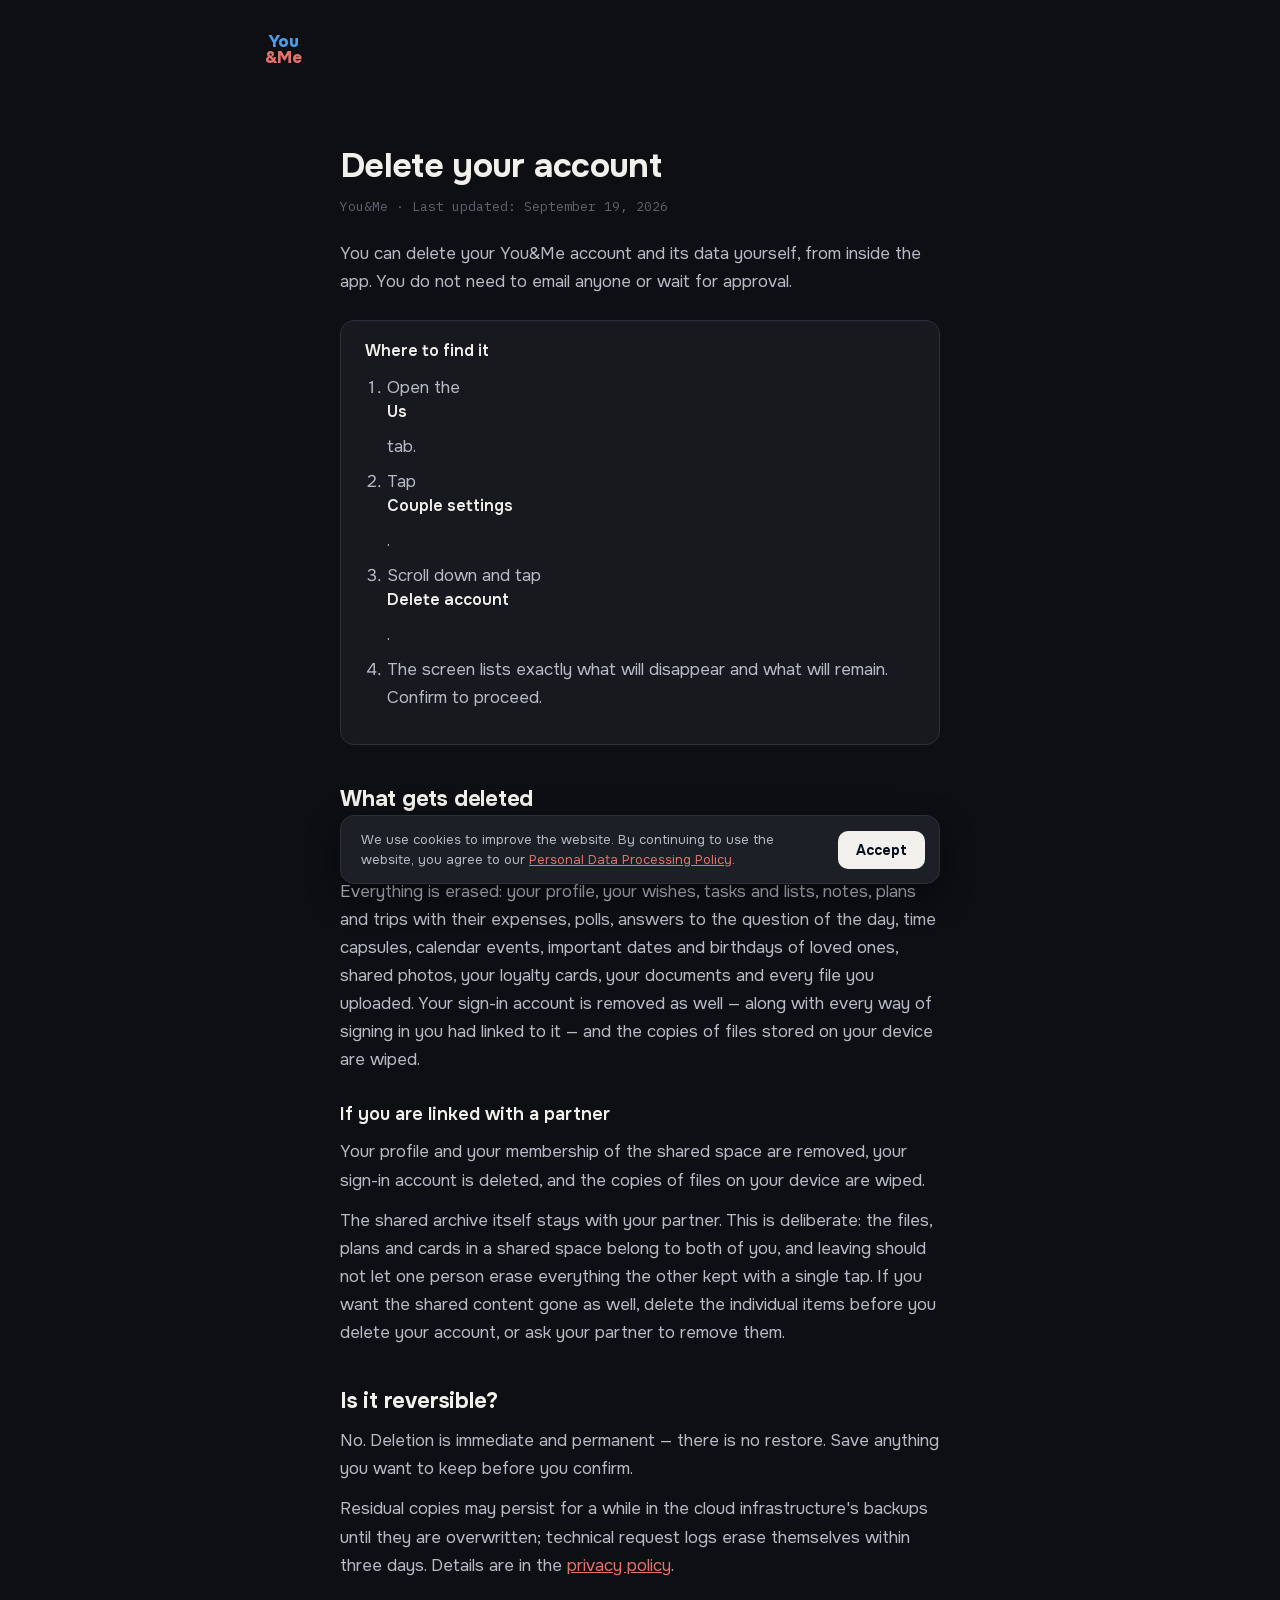
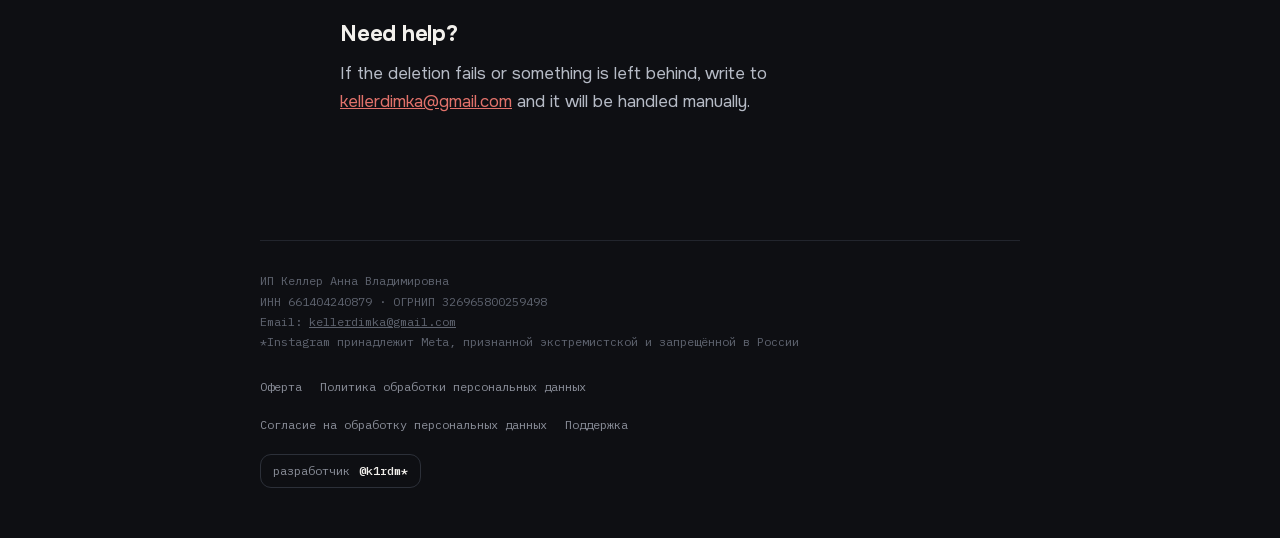
<file: delete-account.html>
<!DOCTYPE html>
<html lang="en">
<head>
<meta charset="utf-8">
<meta name="viewport" content="width=device-width, initial-scale=1">
<title>Delete your account — You&amp;Me</title>
<link rel="icon" type="image/png" href="favicon.png">
<link rel="apple-touch-icon" href="apple-touch-icon.png">
<link rel="stylesheet" href="style.css">
<script src="cookie.js" defer></script>
</head>
<body>
<div class="wrap">

<header class="top">
  <a class="brand" href="/home">
    <svg width="46" height="46" viewBox="0 0 100 100" role="img" aria-label="You&amp;Me" font-family="Onest, Manrope, system-ui, sans-serif" font-weight="800" font-size="37" letter-spacing="-1.5" text-anchor="middle"><text x="50" y="45" fill="#4C9DEB">You</text><text x="50" y="81" fill="#E2726B">&amp;Me</text></svg>
  </a>
</header>

<main>

<h1>Delete your account</h1>
<p class="updated">You&amp;Me · Last updated: September 19, 2026</p>

<p>You can delete your You&amp;Me account and its data yourself, from inside the app. You do
not need to email anyone or wait for approval.</p>

<div class="card">
<strong>Where to find it</strong>
<ol>
<li>Open the <strong>Us</strong> tab.</li>
<li>Tap <strong>Couple settings</strong>.</li>
<li>Scroll down and tap <strong>Delete account</strong>.</li>
<li>The screen lists exactly what will disappear and what will remain. Confirm to proceed.</li>
</ol>
</div>

<h2>What gets deleted</h2>

<h3>If you are alone in your space</h3>
<p>Everything is erased: your profile, your wishes, tasks and lists, notes, plans and trips
with their expenses, polls, answers to the question of the day, time capsules, calendar events,
important dates and birthdays of loved ones, shared photos, your loyalty cards, your documents
and every file you uploaded. Your sign-in account is removed as well — along with every way of
signing in you had linked to it — and the copies of files stored on your device are wiped.</p>

<h3>If you are linked with a partner</h3>
<p>Your profile and your membership of the shared space are removed, your sign-in account is
deleted, and the copies of files on your device are wiped.</p>
<p>The shared archive itself stays with your partner. This is deliberate: the files,
plans and cards in a shared space belong to both of you, and leaving should not let one
person erase everything the other kept with a single tap. If you want the shared content gone as
well, delete the individual items before you delete your account, or ask your partner to
remove them.</p>

<h2>Is it reversible?</h2>
<p>No. Deletion is immediate and permanent — there is no restore. Save anything you want to
keep before you confirm.</p>
<p>Residual copies may persist for a while in the cloud infrastructure's backups until they
are overwritten; technical request logs erase themselves within three days. Details are in the
<a href="privacy-en.html">privacy policy</a>.</p>

<h2>Need help?</h2>
<p>If the deletion fails or something is left behind, write to
<a href="mailto:kellerdimka@gmail.com">kellerdimka@gmail.com</a> and it will be handled
manually.</p>


</main>

<footer class="foot">
  <div class="foot-req">
    ИП Келлер Анна Владимировна<br>
    ИНН 661404240879 · ОГРНИП 326965800259498<br>
    Email: <a href="mailto:kellerdimka@gmail.com">kellerdimka@gmail.com</a><br>
    *Instagram принадлежит Meta, признанной экстремистской и запрещённой в России
  </div>
  <div class="foot-links">
    <a href="offer.html">Оферта</a>
    <a href="privacy-ru.html">Политика обработки персональных данных</a>
    <a href="consent-ru.html">Согласие на обработку персональных данных</a>
    <a href="support.html">Поддержка</a>
    <a class="foot-ig" href="https://www.instagram.com/k1rdm/" rel="me"><span>разработчик</span><b>@k1rdm*</b></a>
  </div>
</footer>

</div>
</body>
</html>
</file>
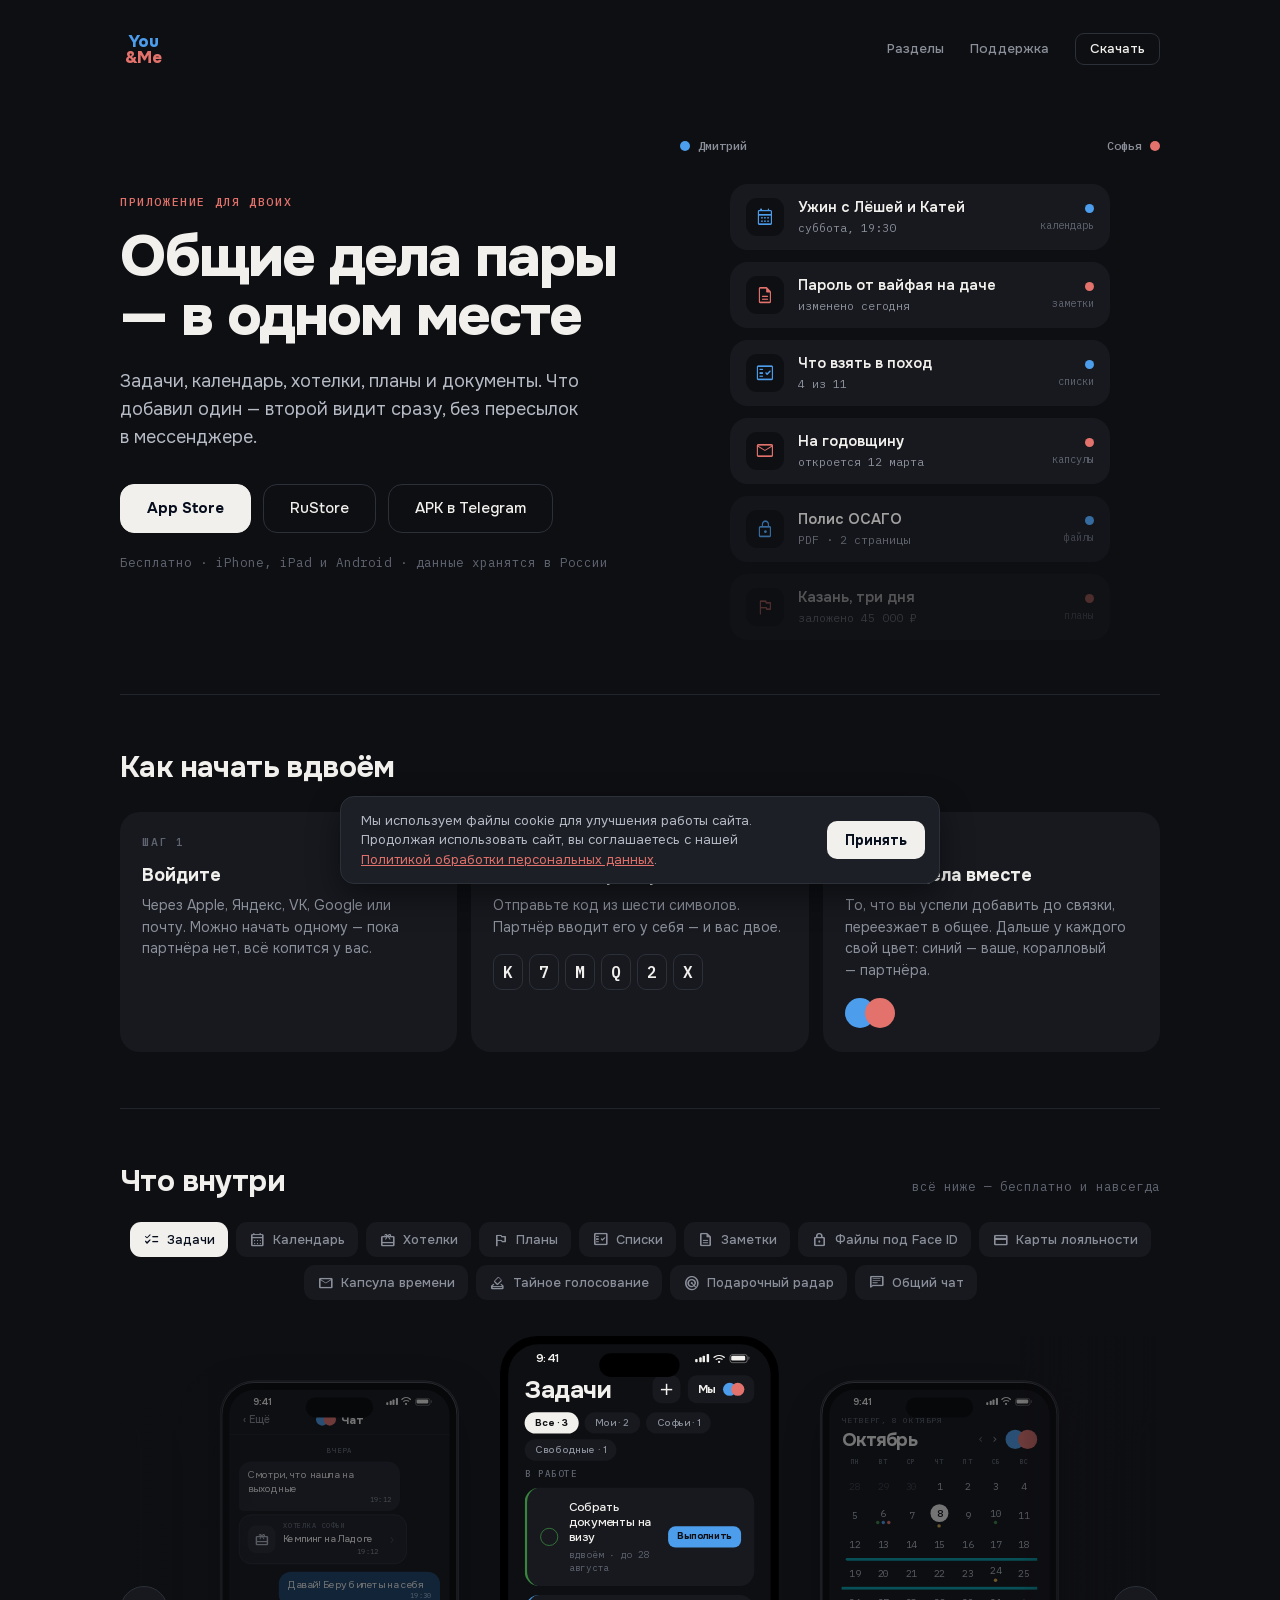
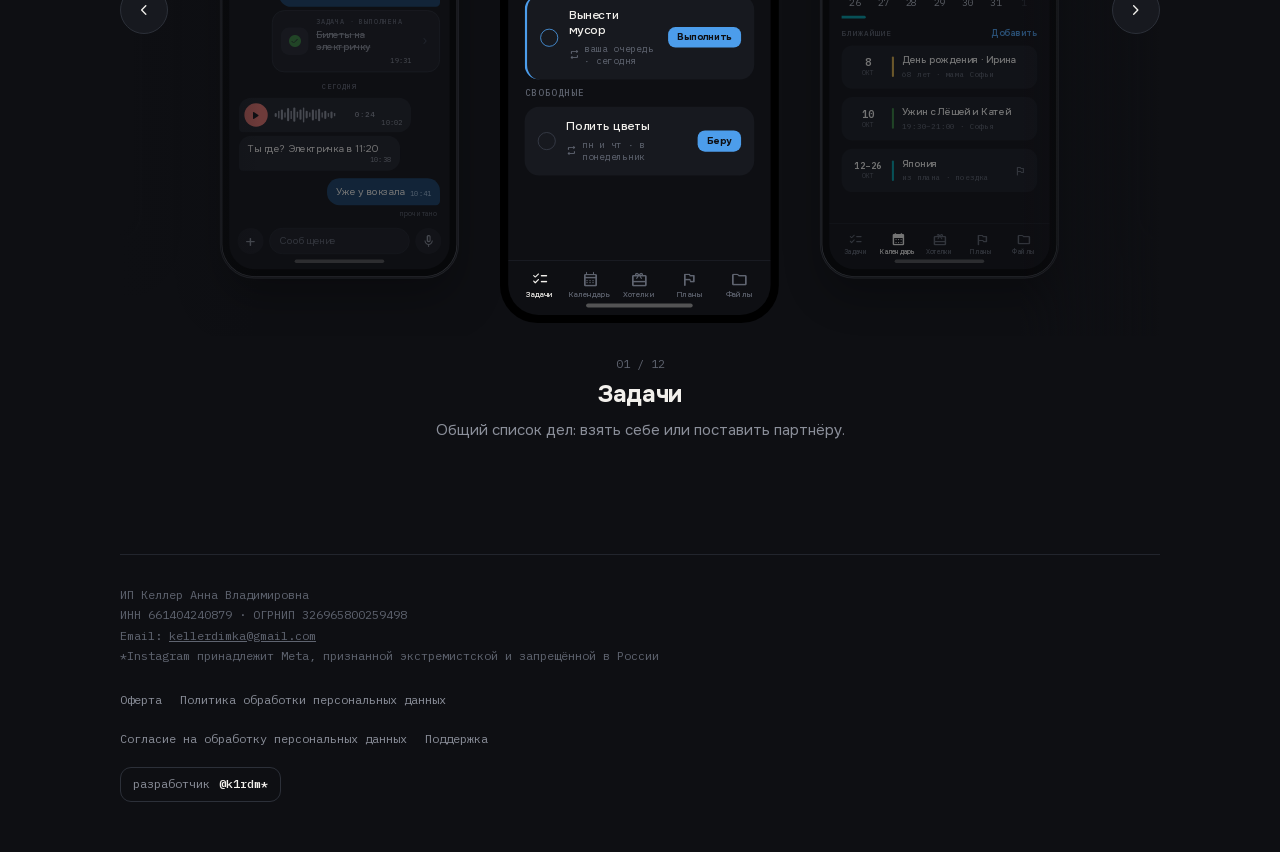
<file: home.html>
<!DOCTYPE html>
<html lang="ru">
<head>
<meta charset="utf-8">
<meta name="viewport" content="width=device-width, initial-scale=1">
<title>You&amp;Me — приложение для пар</title>
<meta name="description" content="Задачи, календарь, хотелки, планы и документы пары в одном приложении. Что добавил один — второй видит сразу. Бесплатно для iPhone, iPad и Android.">
<link rel="icon" type="image/png" href="favicon.png">
<link rel="apple-touch-icon" href="apple-touch-icon.png">
<link rel="stylesheet" href="style.css">
<script src="cookie.js" defer></script>
<style>
/* Главная о приложении — по макету «You&Me - Главная сайта.dc.html» (проект claude.ai/design
   «YouAndMe приложение»). Лендинг премиума остаётся на корне: этот адрес называет приложение.
   Макет нарисован в двух ширинах — десктоп 1200 и телефон; между ними герой встаёт в столбик. */

html { scroll-behavior: smooth; }
@media (prefers-reduced-motion: reduce) { html { scroll-behavior: auto; } }
.wrap { max-width: 1200px; padding: 0 80px; }

/* ── герой ── */
.hero { display: grid; grid-template-columns: minmax(0, 1fr) 480px; gap: 40px; align-items: center; padding: 36px 0 0; }
.hero-text { padding-bottom: 60px; }
.hero h1 { margin: 20px 0 0; font: 800 58px/1.02 var(--sans); letter-spacing: -.035em; text-wrap: balance; }
.hero p { margin: 22px 0 0; font: 400 18px/1.55 var(--sans); color: var(--mid); max-width: 500px; }
.stores { margin-top: 32px; display: flex; gap: 12px; flex-wrap: wrap; scroll-margin-top: 120px; }
.stores a { display: flex; align-items: center; justify-content: center; gap: 9px; font: 500 15px/1 var(--sans); border-radius: 14px; padding: 16px 26px; border: 1px solid var(--line); color: var(--fg); text-decoration: none; }
.stores a:hover { border-color: var(--mid); color: var(--fg); }
.stores a.primary { font-weight: 700; background: var(--fg); color: var(--on-light); border-color: var(--fg); }
.stores a.primary:hover { background: #fff; border-color: #fff; color: var(--on-light); }
.hero-note { margin-top: 20px; font: 400 12.5px/1.5 var(--mono); color: var(--dim); }

/* Лента: карточки въезжают сбоку — синие от Дмитрия, коралловые от Софьи — и уходят вниз. */
.feed-box { position: relative; height: 560px; overflow: hidden; }
.feed { position: relative; width: 480px; height: 560px; transform-origin: top left; }
.feed-who { position: absolute; top: 6px; display: flex; align-items: center; gap: 8px; font: 500 12px/1 var(--mono); color: var(--muted); }
.feed-who i { width: 10px; height: 10px; border-radius: 50%; }
.feed-card { position: absolute; left: 50px; top: 50px; width: 380px; background: var(--card); border-radius: 18px; padding: 14px 16px; display: flex; gap: 14px; align-items: center; transition: transform 1.1s cubic-bezier(.22,1,.36,1), opacity .9s ease; }
.feed-card .ic { flex: none; width: 38px; height: 38px; border-radius: 11px; background: var(--bg); display: flex; align-items: center; justify-content: center; font-size: 20px; }
.feed-card .tx { flex: 1; min-width: 0; }
.feed-card .tt { font: 600 14.5px/1.25 var(--sans); white-space: nowrap; overflow: hidden; text-overflow: ellipsis; }
.feed-card .mt { margin-top: 5px; font: 400 11.5px/1.3 var(--mono); color: var(--muted); }
.feed-card .sc { flex: none; display: flex; flex-direction: column; align-items: flex-end; gap: 7px; font: 400 10.5px/1 var(--mono); color: var(--dim); }
.feed-card .sc i { width: 9px; height: 9px; border-radius: 50%; }

/* ── блоки ── */
.block { padding: 56px 0; border-top: 1px solid var(--line-soft); }
.block h2 { margin: 0; font: 700 30px/1.1 var(--sans); letter-spacing: -.02em; }
.steps { margin-top: 28px; display: grid; grid-template-columns: repeat(3, minmax(0, 1fr)); gap: 14px; }
.step { background: var(--card); border-radius: 20px; padding: 24px 22px; }
.step-n { font: 500 11.5px/1 var(--mono); letter-spacing: .14em; text-transform: uppercase; color: var(--dim); }
.step-t { margin-top: 16px; font: 700 18px/1.25 var(--sans); }
.step-p { margin-top: 9px; font: 400 14px/1.55 var(--sans); color: var(--muted); text-wrap: pretty; }
.cells { margin-top: 16px; display: flex; gap: 6px; }
.cells span { width: 30px; height: 36px; border-radius: 9px; border: 1px solid var(--line); display: flex; align-items: center; justify-content: center; font: 600 16px/1 var(--mono); }
.pair { margin-top: 16px; display: flex; }
.pair i { width: 30px; height: 30px; border-radius: 50%; background: var(--accent); }
.pair i + i { background: var(--brand); margin-left: -10px; }

.inside-head { display: flex; justify-content: space-between; align-items: baseline; gap: 20px; }
.inside-sub { font: 400 12.5px/1.5 var(--mono); color: var(--dim); }
.chips { margin-top: 24px; display: flex; gap: 8px; flex-wrap: wrap; justify-content: center; }
.chip { cursor: pointer; display: flex; align-items: center; gap: 7px; padding: 9px 13px; border: 0; border-radius: 11px; background: var(--card); color: var(--muted); font: 500 13px/1 var(--sans); transition: background .3s, color .3s; }
.chip:hover { color: var(--fg); }
.chip.on { background: var(--fg); color: var(--on-light); }
.chip .icon { font-size: 17px; }

/* Карусель: двенадцать телефонов по кругу, выбранный в центре, соседи мельче и бледнее. */
.car-view { position: relative; height: 600px; margin-top: 36px; overflow: hidden; touch-action: pan-y; }
.car-stage { position: absolute; inset: 0; }
.car-item { position: absolute; left: 50%; top: 0; width: 279px; height: 587px; margin-left: -140px; cursor: pointer; transition: transform .8s cubic-bezier(.22,1,.36,1), opacity .6s ease; }
.car-fade { position: absolute; top: 0; bottom: 0; width: 140px; z-index: 15; pointer-events: none; }
.car-fade.l { left: 0; background: linear-gradient(to right, var(--bg), rgba(14,15,19,0)); }
.car-fade.r { right: 0; background: linear-gradient(to left, var(--bg), rgba(14,15,19,0)); }
.car-arrow { position: absolute; top: 250px; z-index: 20; width: 48px; height: 48px; border-radius: 50%; background: var(--card); border: 1px solid var(--line); display: flex; align-items: center; justify-content: center; cursor: pointer; color: var(--fg); padding: 0; transition: background .2s, border-color .2s; }
.car-arrow:hover { background: var(--line-soft); border-color: var(--dim); }
.car-arrow.l { left: 0; }
.car-arrow.r { right: 0; }
.car-arrow .icon { font-size: 22px; }
.car-cap { margin-top: 22px; display: flex; flex-direction: column; align-items: center; text-align: center; gap: 10px; }
.car-num { font: 400 12px/1 var(--mono); color: var(--dim); }
.car-title { font: 700 24px/1.2 var(--sans); letter-spacing: -.02em; }
.car-text { font: 400 15px/1.55 var(--sans); color: var(--muted); max-width: 440px; text-wrap: pretty; }

/* ── между телефоном и десктопом: герой в столбик ── */
@media (max-width: 1079px) {
  .wrap { padding: 0 40px; }
  .hero { grid-template-columns: minmax(0, 1fr); }
  .hero-text { padding-bottom: 0; }
  .feed-box { width: 480px; max-width: 100%; margin: 0 auto 40px; }
}

/* ── телефон (макет 1b) ── */
@media (max-width: 760px) {
  .wrap { padding: 0 20px; }
  .d-only { display: none; }
  .top { padding: 12px 0; }
  .brand svg { width: 38px; height: 38px; }
  .nav-top a.ghost { font-size: 13px; padding: 8px 12px; }

  .hero { display: block; padding: 0; }
  .hero .eyebrow { margin-top: 14px; font-size: 10.5px; }
  .hero h1 { margin-top: 12px; font-size: 30px; line-height: 1.05; letter-spacing: -.03em; }
  .hero p { margin-top: 12px; font-size: 14px; line-height: 1.5; }
  .stores { margin-top: 18px; gap: 8px; scroll-margin-top: 20px; }
  .stores a { flex: 1; font-size: 14px; border-radius: 12px; padding: 14px 8px; }
  .stores a.primary { flex: 1 0 100%; padding: 14px; }
  .hero-note { margin-top: 12px; font-size: 11px; }

  /* Лента та же, что на десктопе, только уменьшена под ширину: скрипт ставит масштаб. */
  .feed-box { width: 100%; height: auto; aspect-ratio: 280 / 322; margin: 24px 0 0; }
  .feed-who { font-size: 17px; }
  .feed-who i { width: 14px; height: 14px; }
  .feed-card { left: 0; width: 480px; }

  .block { padding: 28px 0 0; margin-top: 28px; }
  .block h2 { font-size: 22px; }
  .steps { margin-top: 16px; grid-template-columns: minmax(0, 1fr); gap: 8px; }
  .step { border-radius: 16px; padding: 16px 16px 18px; }
  .step-n { font-size: 10px; }
  .step-t { margin-top: 10px; font-size: 15px; }
  .step-p { margin-top: 6px; font-size: 12.5px; line-height: 1.5; }
  .cells, .pair { display: none; }

  .block-inside { margin-top: 32px; }
  .inside-head { display: block; }
  .inside-sub { margin-top: 6px; font-size: 11px; }
  .chips { margin: 16px -20px 0; padding: 0 20px; gap: 6px; flex-wrap: nowrap; justify-content: flex-start; overflow-x: auto; scrollbar-width: none; }
  .chips::-webkit-scrollbar { display: none; }
  .chip { flex: none; white-space: nowrap; padding: 8px 11px; border-radius: 10px; font-size: 12px; }

  .car-view { margin: 22px -20px 0; height: 372px; }
  .car-stage { inset: auto; left: 50%; top: 0; width: 484px; height: 600px; margin-left: -242px; transform: scale(.62); transform-origin: top center; }
  .car-fade, .car-arrow { display: none; }
  .car-cap { margin-top: 14px; gap: 7px; }
  .car-num { font-size: 11px; }
  .car-title { font-size: 18px; letter-spacing: 0; }
  .car-text { font-size: 13px; line-height: 1.5; }
}
</style>
</head>
<body>

<div class="wrap">

<header class="top">
  <a class="brand" href="/home">
    <svg width="46" height="46" viewBox="0 0 100 100" role="img" aria-label="You&amp;Me" font-family="Onest, Manrope, system-ui, sans-serif" font-weight="800" font-size="37" letter-spacing="-1.5" text-anchor="middle"><text x="50" y="45" fill="#4C9DEB">You</text><text x="50" y="81" fill="#E2726B">&amp;Me</text></svg>
  </a>
  <nav class="nav-top">
    <a href="#razdely">Разделы</a>
    <a href="support.html">Поддержка</a>
    <a href="#skachat" class="ghost">Скачать</a>
  </nav>
</header>

<section class="hero">
  <div class="hero-text">
    <div class="eyebrow">Приложение для двоих</div>
    <h1>Общие дела пары — в одном месте</h1>
    <p>Задачи, календарь, хотелки, планы и документы. Что добавил один — второй видит сразу<span class="d-only">, без пересылок в мессенджере</span>.</p>
    <div class="stores" id="skachat">
      <a class="primary" href="https://apps.apple.com/ru/app/you-me/id6801322823" target="_blank" rel="noopener">App Store</a>
      <a href="https://www.rustore.ru/catalog/app/keller.youandme" target="_blank" rel="noopener">RuStore</a>
      <a href="https://t.me/KellerChanel" target="_blank" rel="noopener">APK в Telegram</a>
    </div>
    <div class="hero-note">Бесплатно · iPhone, iPad и Android<span class="d-only"> · данные хранятся в России</span></div>
  </div>
  <div class="feed-box" aria-hidden="true">
    <div class="feed" id="feed">
      <div class="feed-who" style="left:0"><i style="background:var(--accent)"></i>Дмитрий</div>
      <div class="feed-who" style="right:0">Софья<i style="background:var(--brand)"></i></div>
    </div>
  </div>
</section>

<section class="block">
  <h2>Как начать вдвоём</h2>
  <div class="steps">
    <div class="step">
      <div class="step-n">Шаг 1</div>
      <div class="step-t">Войдите</div>
      <div class="step-p">Через Apple, Яндекс, VK, Google или почту. Можно начать одному — пока партнёра нет, всё копится у вас.</div>
    </div>
    <div class="step">
      <div class="step-n">Шаг 2</div>
      <div class="step-t">Позовите партнёра</div>
      <div class="step-p">Отправьте код из шести символов. Партнёр вводит его у себя — и вас двое.</div>
      <div class="cells" aria-hidden="true"><span>K</span><span>7</span><span>M</span><span>Q</span><span>2</span><span>X</span></div>
    </div>
    <div class="step">
      <div class="step-n">Шаг 3</div>
      <div class="step-t">Ведите дела вместе</div>
      <div class="step-p">То, что вы успели добавить до связки, переезжает в общее. Дальше у каждого свой цвет: синий — ваше, коралловый — партнёра.</div>
      <div class="pair" aria-hidden="true"><i></i><i></i></div>
    </div>
  </div>
</section>

<section class="block block-inside" id="razdely">
  <div class="inside-head">
    <h2>Что внутри</h2>
    <div class="inside-sub">всё ниже — бесплатно и навсегда</div>
  </div>
  <div class="chips" id="chips"></div>
  <div class="car-view" id="car">
    <div class="car-stage" aria-hidden="true">
<div class="car-item" data-k="tasks"><div style="width:340px;height:716px;transform:scale(.82);transform-origin:top left"><div style="display:flex;flex-direction:column;gap:12px;flex:none"><div style="position:absolute;left:50%;top:21px;transform:translateX(-50%);width:98px;height:29px;border-radius:15px;background:#000;z-index:7"></div>
<div style="width:340px;height:716px;border-radius:46px;background:#000;padding:10px;box-sizing:border-box;"><div style="width:100%;height:100%;border-radius:37px;overflow:hidden;background:#0e0f13;display:flex;flex-direction:column">
<div style="flex:none;display:flex;justify-content:space-between;align-items:center;padding:16px 26px 2px 34px;height:20px;position:relative;z-index:6"><span style="font:600 14px/1 -apple-system,'SF Pro Text','Onest',system-ui,sans-serif;color:#f2f0ec;letter-spacing:-.01em">9:41</span><div style="display:flex;align-items:center;gap:5px"><div style="display:flex;align-items:flex-end;gap:1.5px;height:10px"><div style="width:3px;height:4px;border-radius:1px;background:#f2f0ec"></div><div style="width:3px;height:6px;border-radius:1px;background:#f2f0ec"></div><div style="width:3px;height:8px;border-radius:1px;background:#f2f0ec"></div><div style="width:3px;height:10px;border-radius:1px;background:#f2f0ec"></div></div><span style="font-family:'Material Symbols Rounded';font-size:15px;line-height:1;color:#f2f0ec;font-variation-settings:'FILL' 1,'wght' 600,'opsz' 20">wifi</span><div style="display:flex;align-items:center;gap:1px"><div style="width:22px;height:11px;border-radius:3.5px;border:1px solid rgba(242,240,236,.45);padding:1.5px;box-sizing:border-box"><div style="width:100%;height:100%;border-radius:1.5px;background:#f2f0ec"></div></div><div style="width:1.5px;height:4px;border-radius:0 1px 1px 0;background:rgba(242,240,236,.45)"></div></div></div></div>
<div style="flex:1;overflow:hidden;display:flex;flex-direction:column;padding:18px 20px 0;gap:11px">
<div style="display:flex;align-items:center;justify-content:space-between"><div style="font:700 30px/1 'Onest',system-ui,sans-serif;color:#f2f0ec;letter-spacing:-.02em">Задачи</div><div style="display:flex;align-items:center;gap:9px"><div style="width:34px;height:34px;border-radius:11px;background:#17191f;color:#f2f0ec;display:flex;align-items:center;justify-content:center;font:400 22px/1 system-ui">+</div><div style="height:34px;border-radius:11px;background:#17191f;display:flex;align-items:center;gap:8px;padding:0 12px"><span style="font:700 13.5px/1 'Onest',system-ui;color:#f2f0ec">Мы</span><div style="display:flex"><div style="width:16px;height:16px;border-radius:50%;background:oklch(0.68 0.14 250)"></div><div style="width:16px;height:16px;border-radius:50%;background:oklch(0.68 0.14 25);margin-left:-6px"></div></div></div></div></div>
<div style="display:flex;gap:7px;flex-wrap:wrap"><div style="border-radius:20px;padding:7px 13px;background:#f2f0ec;color:#0e0f13;font:700 12px/1 'Onest',system-ui">Все · 3</div><div style="border-radius:20px;padding:7px 13px;background:#17191f;color:#8b8f9a;font:500 12px/1 'Onest',system-ui">Мои · 2</div><div style="border-radius:20px;padding:7px 13px;background:#17191f;color:#8b8f9a;font:500 12px/1 'Onest',system-ui">Софьи · 1</div><div style="border-radius:20px;padding:7px 13px;background:#17191f;color:#8b8f9a;font:500 12px/1 'Onest',system-ui">Свободные · 1</div></div>
<div style="font:500 11px/1 'IBM Plex Mono',monospace;color:#5f6470;letter-spacing:.1em;text-transform:uppercase">В работе</div>
<div style="background:#17191f;border-left:3px solid #38853E;border-radius:18px;padding:15px 16px;display:flex;gap:13px;align-items:center"><div style="width:22px;height:22px;border-radius:50%;border:1.8px solid #38853E;flex:none"></div><div style="flex:1"><div style="font:500 14.5px/1.25 'Onest',system-ui;color:#f2f0ec">Собрать документы на визу</div><div style="margin-top:5px;font:400 11.5px/1.35 'IBM Plex Mono',monospace;color:#5f6470">вдвоём · до 28 августа</div></div><div style="background:oklch(0.68 0.14 250);color:#0e0f13;border-radius:9px;padding:7px 11px;font:700 11.5px/1 'Onest',system-ui;flex:none">Выполнить</div></div>
<div style="background:#17191f;border-radius:18px;padding:15px 16px;display:flex;gap:13px;align-items:center;border-left:3px solid oklch(0.68 0.14 250)"><div style="width:22px;height:22px;border-radius:50%;border:1.8px solid oklch(0.68 0.14 250);flex:none"></div><div style="flex:1"><div style="font:500 14.5px/1.25 'Onest',system-ui;color:#f2f0ec">Вынести мусор</div><div style="margin-top:5px;font:400 11.5px/1.35 'IBM Plex Mono',monospace;color:#5f6470;display:flex;align-items:center;gap:5px"><span style="font-family:'Material Symbols Rounded';font-size:14px;line-height:1;font-variation-settings:'FILL' 0,'wght' 400,'opsz' 20">repeat</span>ваша очередь · сегодня</div></div><div style="background:oklch(0.68 0.14 250);color:#0e0f13;border-radius:9px;padding:7px 11px;font:700 11.5px/1 'Onest',system-ui;flex:none">Выполнить</div></div>
<div style="font:500 11px/1 'IBM Plex Mono',monospace;color:#5f6470;letter-spacing:.1em;text-transform:uppercase">Свободные</div>
<div style="background:#17191f;border-radius:18px;padding:15px 16px;display:flex;gap:13px;align-items:center"><div style="width:22px;height:22px;border-radius:50%;border:1.8px solid #3a3f4b;flex:none"></div><div style="flex:1"><div style="font:500 14.5px/1.25 'Onest',system-ui;color:#f2f0ec">Полить цветы</div><div style="margin-top:5px;font:400 11.5px/1.35 'IBM Plex Mono',monospace;color:#5f6470;display:flex;align-items:center;gap:5px"><span style="font-family:'Material Symbols Rounded';font-size:14px;line-height:1;font-variation-settings:'FILL' 0,'wght' 400,'opsz' 20">repeat</span>пн и чт · в понедельник</div></div><div style="background:oklch(0.68 0.14 250);color:#0e0f13;border-radius:9px;padding:7px 11px;font:700 11.5px/1 'Onest',system-ui;flex:none">Беру</div></div>
</div>
<div style="flex:none;display:flex;padding:11px 8px 6px;border-top:1px solid #1c1f26"><div style="flex:1;display:flex;flex-direction:column;align-items:center;gap:4px"><span style="font-family:'Material Symbols Rounded';font-size:22px;line-height:1;display:block;color:#f2f0ec;font-variation-settings:'FILL' 1,'wght' 300,'opsz' 24">checklist</span><div style="font:500 9.5px/1 'Onest',system-ui;color:#f2f0ec">Задачи</div></div><div style="flex:1;display:flex;flex-direction:column;align-items:center;gap:4px"><span style="font-family:'Material Symbols Rounded';font-size:22px;line-height:1;display:block;color:#5f6470;font-variation-settings:'FILL' 0,'wght' 300,'opsz' 24">calendar_month</span><div style="font:500 9.5px/1 'Onest',system-ui;color:#5f6470">Календарь</div></div><div style="flex:1;display:flex;flex-direction:column;align-items:center;gap:4px"><span style="font-family:'Material Symbols Rounded';font-size:22px;line-height:1;display:block;color:#5f6470;font-variation-settings:'FILL' 0,'wght' 300,'opsz' 24">redeem</span><div style="font:500 9.5px/1 'Onest',system-ui;color:#5f6470">Хотелки</div></div><div style="flex:1;display:flex;flex-direction:column;align-items:center;gap:4px"><span style="font-family:'Material Symbols Rounded';font-size:22px;line-height:1;display:block;color:#5f6470;font-variation-settings:'FILL' 0,'wght' 300,'opsz' 24">flag</span><div style="font:500 9.5px/1 'Onest',system-ui;color:#5f6470">Планы</div></div><div style="flex:1;display:flex;flex-direction:column;align-items:center;gap:4px"><span style="font-family:'Material Symbols Rounded';font-size:22px;line-height:1;display:block;color:#5f6470;font-variation-settings:'FILL' 0,'wght' 300,'opsz' 24">folder</span><div style="font:500 9.5px/1 'Onest',system-ui;color:#5f6470">Файлы</div></div></div>
<div style="flex:none;width:130px;height:5px;border-radius:3px;background:rgba(242,240,236,.3);margin:0 auto 9px"></div>
</div></div>
</div></div></div>
<div class="car-item" data-k="calendar"><div style="width:340px;height:716px;transform:scale(.82);transform-origin:top left"><div style="width:340px;height:716px;border-radius:46px;background:#000;position:relative;box-sizing:border-box;box-shadow:0 0 0 1px #55585f,0 0 0 2.5px #1b1c20,0 0 0 3.5px #3c3f46,0 30px 60px rgba(0,0,0,.55);padding:10px;flex:none"><div style="position:absolute;left:50%;top:21px;transform:translateX(-50%);width:98px;height:29px;border-radius:15px;background:#000;z-index:7"></div><div style="width:100%;height:100%;border-radius:37px;overflow:hidden;background:#0e0f13;display:flex;flex-direction:column;position:relative">
<div style="flex:none;display:flex;justify-content:space-between;align-items:center;padding:16px 26px 2px 34px;height:20px;position:relative;z-index:6"><span style="font:600 14px/1 -apple-system,'SF Pro Text','Onest',system-ui,sans-serif;color:#f2f0ec;letter-spacing:-.01em">9:41</span><div style="display:flex;align-items:center;gap:5px"><div style="display:flex;align-items:flex-end;gap:1.5px;height:10px"><div style="width:3px;height:4px;border-radius:1px;background:#f2f0ec"></div><div style="width:3px;height:6px;border-radius:1px;background:#f2f0ec"></div><div style="width:3px;height:8px;border-radius:1px;background:#f2f0ec"></div><div style="width:3px;height:10px;border-radius:1px;background:#f2f0ec"></div></div><span style="font-family:'Material Symbols Rounded';font-size:15px;line-height:1;color:#f2f0ec;font-variation-settings:'FILL' 1,'wght' 600,'opsz' 20">wifi</span><div style="display:flex;align-items:center;gap:1px"><div style="width:22px;height:11px;border-radius:3.5px;border:1px solid rgba(242,240,236,.45);padding:1.5px;box-sizing:border-box"><div style="width:100%;height:100%;border-radius:1.5px;background:#f2f0ec"></div></div><div style="width:1.5px;height:4px;border-radius:0 1px 1px 0;background:rgba(242,240,236,.45)"></div></div></div></div>
<div style="flex:1;overflow:hidden;display:flex;flex-direction:column;padding:16px 18px 0;gap:12px">
<div style="display:flex;align-items:flex-end;justify-content:space-between">
<div><div style="font:400 11.5px/1.35 'IBM Plex Mono',monospace;color:#5f6470;letter-spacing:.1em;text-transform:uppercase">Четверг, 8 октября</div><div style="margin-top:7px;font:700 27px/1 'Onest','Manrope',system-ui,sans-serif;color:#f2f0ec;letter-spacing:-.02em">Октябрь</div></div>
<div style="display:flex;align-items:center;gap:12px"><div style="display:flex;gap:14px;align-items:center"><span style="font:400 17px/1 system-ui;color:#5f6470">‹</span><span style="font:400 17px/1 system-ui;color:#8b8f9a">›</span></div><div style="display:flex"><div style="width:28px;height:28px;border-radius:50%;background:oklch(0.68 0.14 250)"></div><div style="width:28px;height:28px;border-radius:50%;background:oklch(0.68 0.14 25);margin-left:-10px"></div></div></div>
</div>

<div style="display:grid;grid-template-columns:repeat(7,1fr);gap:2px"><div style="text-align:center;font:500 10px/1 'IBM Plex Mono',monospace;color:#5f6470;padding:2px 0">ПН</div><div style="text-align:center;font:500 10px/1 'IBM Plex Mono',monospace;color:#5f6470;padding:2px 0">ВТ</div><div style="text-align:center;font:500 10px/1 'IBM Plex Mono',monospace;color:#5f6470;padding:2px 0">СР</div><div style="text-align:center;font:500 10px/1 'IBM Plex Mono',monospace;color:#5f6470;padding:2px 0">ЧТ</div><div style="text-align:center;font:500 10px/1 'IBM Plex Mono',monospace;color:#5f6470;padding:2px 0">ПТ</div><div style="text-align:center;font:500 10px/1 'IBM Plex Mono',monospace;color:#5f6470;padding:2px 0">СБ</div><div style="text-align:center;font:500 10px/1 'IBM Plex Mono',monospace;color:#5f6470;padding:2px 0">ВС</div></div>

<div style="display:flex;flex-direction:column;gap:2px">
<div style="position:relative;display:grid;grid-template-columns:repeat(7,1fr);gap:2px;height:40px;padding-bottom:5px;box-sizing:border-box">
<div style="display:flex;align-items:center;justify-content:center;font:400 14px/1 'IBM Plex Mono',monospace;color:#33383f">28</div><div style="display:flex;align-items:center;justify-content:center;font:400 14px/1 'IBM Plex Mono',monospace;color:#33383f">29</div><div style="display:flex;align-items:center;justify-content:center;font:400 14px/1 'IBM Plex Mono',monospace;color:#33383f">30</div><div style="display:flex;align-items:center;justify-content:center;font:400 14px/1 'IBM Plex Mono',monospace;color:#b6bbc6;border-radius:11px">1</div><div style="display:flex;align-items:center;justify-content:center;font:400 14px/1 'IBM Plex Mono',monospace;color:#b6bbc6;border-radius:11px">2</div><div style="display:flex;align-items:center;justify-content:center;font:400 14px/1 'IBM Plex Mono',monospace;color:#b6bbc6;border-radius:11px">3</div><div style="display:flex;align-items:center;justify-content:center;font:400 14px/1 'IBM Plex Mono',monospace;color:#b6bbc6;border-radius:11px">4</div>
</div>
<div style="display:grid;grid-template-columns:repeat(7,1fr);gap:2px;height:40px;padding-bottom:5px;box-sizing:border-box">
<div style="display:flex;align-items:center;justify-content:center;font:400 14px/1 'IBM Plex Mono',monospace;color:#b6bbc6;border-radius:11px">5</div><div style="display:flex;flex-direction:column;align-items:center;justify-content:center;gap:4px;border-radius:11px"><div style="font:400 14px/1 'IBM Plex Mono',monospace;color:#b6bbc6">6</div><div style="display:flex;gap:3px;align-items:center"><div style="width:5px;height:5px;border-radius:50%;background:#38853E"></div><div style="width:5px;height:5px;border-radius:50%;background:oklch(0.68 0.14 250)"></div><div style="width:5px;height:5px;border-radius:50%;background:oklch(0.68 0.14 25)"></div></div></div><div style="display:flex;align-items:center;justify-content:center;font:400 14px/1 'IBM Plex Mono',monospace;color:#b6bbc6;border-radius:11px">7</div>
<div style="display:flex;flex-direction:column;align-items:center;justify-content:center;gap:3px;border-radius:11px"><div style="width:26px;height:26px;border-radius:50%;background:#f2f0ec;display:flex;align-items:center;justify-content:center;font:700 14px/1 'IBM Plex Mono',monospace;color:#0e0f13">8</div><div style="width:5px;height:5px;border-radius:50%;background:#ddb049"></div></div>
<div style="display:flex;align-items:center;justify-content:center;font:400 14px/1 'IBM Plex Mono',monospace;color:#b6bbc6;border-radius:11px">9</div><div style="display:flex;flex-direction:column;align-items:center;justify-content:center;gap:4px;border-radius:11px"><div style="font:400 14px/1 'IBM Plex Mono',monospace;color:#b6bbc6">10</div><div style="width:5px;height:5px;border-radius:50%;background:#38853E"></div></div><div style="display:flex;align-items:center;justify-content:center;font:400 14px/1 'IBM Plex Mono',monospace;color:#b6bbc6;border-radius:11px">11</div>
</div>
<div style="position:relative;display:grid;grid-template-columns:repeat(7,1fr);gap:2px;height:40px;padding-bottom:5px;box-sizing:border-box">
<div style="display:flex;align-items:center;justify-content:center;font:400 14px/1 'IBM Plex Mono',monospace;color:#b6bbc6;border-radius:11px">12</div><div style="display:flex;align-items:center;justify-content:center;font:400 14px/1 'IBM Plex Mono',monospace;color:#b6bbc6;border-radius:11px">13</div><div style="display:flex;align-items:center;justify-content:center;font:400 14px/1 'IBM Plex Mono',monospace;color:#b6bbc6;border-radius:11px">14</div><div style="display:flex;align-items:center;justify-content:center;font:400 14px/1 'IBM Plex Mono',monospace;color:#b6bbc6;border-radius:11px">15</div><div style="display:flex;align-items:center;justify-content:center;font:400 14px/1 'IBM Plex Mono',monospace;color:#b6bbc6;border-radius:11px">16</div><div style="display:flex;align-items:center;justify-content:center;font:400 14px/1 'IBM Plex Mono',monospace;color:#b6bbc6;border-radius:11px">17</div><div style="display:flex;align-items:center;justify-content:center;font:400 14px/1 'IBM Plex Mono',monospace;color:#b6bbc6;border-radius:11px">18</div>
<div style="position:absolute;left:6px;right:0;bottom:0;height:4px;border-radius:3px 0 0 3px;background:oklch(0.62 0.15 200)"></div>
</div>
<div style="position:relative;display:grid;grid-template-columns:repeat(7,1fr);gap:2px;height:40px;padding-bottom:5px;box-sizing:border-box">
<div style="display:flex;align-items:center;justify-content:center;font:400 14px/1 'IBM Plex Mono',monospace;color:#b6bbc6;border-radius:11px">19</div><div style="display:flex;align-items:center;justify-content:center;font:400 14px/1 'IBM Plex Mono',monospace;color:#b6bbc6;border-radius:11px">20</div><div style="display:flex;align-items:center;justify-content:center;font:400 14px/1 'IBM Plex Mono',monospace;color:#b6bbc6;border-radius:11px">21</div><div style="display:flex;align-items:center;justify-content:center;font:400 14px/1 'IBM Plex Mono',monospace;color:#b6bbc6;border-radius:11px">22</div><div style="display:flex;align-items:center;justify-content:center;font:400 14px/1 'IBM Plex Mono',monospace;color:#b6bbc6;border-radius:11px">23</div><div style="display:flex;flex-direction:column;align-items:center;justify-content:center;gap:4px;border-radius:11px"><div style="font:400 14px/1 'IBM Plex Mono',monospace;color:#b6bbc6">24</div><div style="width:5px;height:5px;border-radius:50%;background:#ddb049"></div></div><div style="display:flex;align-items:center;justify-content:center;font:400 14px/1 'IBM Plex Mono',monospace;color:#b6bbc6;border-radius:11px">25</div>
<div style="position:absolute;left:0;right:0;bottom:0;height:4px;background:oklch(0.62 0.15 200)"></div>
</div>
<div style="position:relative;display:grid;grid-template-columns:repeat(7,1fr);gap:2px;height:40px;padding-bottom:5px;box-sizing:border-box">
<div style="display:flex;align-items:center;justify-content:center;font:400 14px/1 'IBM Plex Mono',monospace;color:#b6bbc6;border-radius:11px">26</div><div style="display:flex;align-items:center;justify-content:center;font:400 14px/1 'IBM Plex Mono',monospace;color:#b6bbc6;border-radius:11px">27</div><div style="display:flex;align-items:center;justify-content:center;font:400 14px/1 'IBM Plex Mono',monospace;color:#b6bbc6;border-radius:11px">28</div><div style="display:flex;align-items:center;justify-content:center;font:400 14px/1 'IBM Plex Mono',monospace;color:#b6bbc6;border-radius:11px">29</div><div style="display:flex;align-items:center;justify-content:center;font:400 14px/1 'IBM Plex Mono',monospace;color:#b6bbc6;border-radius:11px">30</div><div style="display:flex;align-items:center;justify-content:center;font:400 14px/1 'IBM Plex Mono',monospace;color:#b6bbc6;border-radius:11px">31</div><div style="display:flex;align-items:center;justify-content:center;font:400 14px/1 'IBM Plex Mono',monospace;color:#33383f">1</div>
<div style="position:absolute;left:0;width:calc(14.28% - 6px);bottom:0;height:4px;border-radius:0 3px 3px 0;background:oklch(0.62 0.15 200)"></div>
</div>
</div>

<div style="display:flex;justify-content:space-between;align-items:baseline;margin-top:2px"><span style="font:500 11px/1 'IBM Plex Mono',monospace;color:#5f6470;letter-spacing:.1em;text-transform:uppercase">Ближайшие</span><span style="font:600 13px/1 'Onest','Manrope',system-ui;color:oklch(0.68 0.14 250)">Добавить</span></div>

<div style="background:#17191f;border-radius:16px;padding:13px 15px;display:flex;gap:12px;align-items:center">
<div style="width:46px;text-align:center;flex:none"><div style="font:700 15px/1 'IBM Plex Mono',monospace;color:#f2f0ec">8</div><div style="margin-top:3px;font:400 9.5px/1 'IBM Plex Mono',monospace;color:#5f6470">ОКТ</div></div>
<div style="width:3px;height:30px;border-radius:2px;background:#ddb049;flex:none"></div>
<div style="flex:1"><div style="font:500 14.5px/1.2 'Onest','Manrope',system-ui;color:#f2f0ec">День рождения · Ирина</div><div style="margin-top:5px;font:400 11px/1.35 'IBM Plex Mono',monospace;color:#5f6470">68 лет · мама Софьи</div></div>
</div>
<div style="background:#17191f;border-radius:16px;padding:13px 15px;display:flex;gap:12px;align-items:center">
<div style="width:46px;text-align:center;flex:none"><div style="font:700 15px/1 'IBM Plex Mono',monospace;color:#f2f0ec">10</div><div style="margin-top:3px;font:400 9.5px/1 'IBM Plex Mono',monospace;color:#5f6470">ОКТ</div></div>
<div style="width:3px;height:30px;border-radius:2px;background:#38853E;flex:none"></div>
<div style="flex:1"><div style="font:500 14.5px/1.2 'Onest','Manrope',system-ui;color:#f2f0ec">Ужин с Лёшей и Катей</div><div style="margin-top:5px;font:400 11px/1.35 'IBM Plex Mono',monospace;color:#5f6470">19:30–21:00 · Софья</div></div>
</div>
<div style="background:#17191f;border-radius:16px;padding:13px 15px;display:flex;gap:12px;align-items:center">
<div style="width:46px;text-align:center;flex:none"><div style="font:700 13px/1 'IBM Plex Mono',monospace;color:#f2f0ec">12–26</div><div style="margin-top:3px;font:400 9.5px/1 'IBM Plex Mono',monospace;color:#5f6470">ОКТ</div></div>
<div style="width:3px;height:30px;border-radius:2px;background:oklch(0.62 0.15 200);flex:none"></div>
<div style="flex:1"><div style="font:500 14.5px/1.2 'Onest','Manrope',system-ui;color:#f2f0ec">Япония</div><div style="margin-top:5px;font:400 11px/1.35 'IBM Plex Mono',monospace;color:#5f6470">из плана · поездка</div></div>
<span style="font-family:'Material Symbols Rounded';font-size:18px;line-height:1;display:block;color:#5f6470;font-variation-settings:'FILL' 0,'wght' 300,'opsz' 24">flag</span>
</div>
</div>

<div style="flex:none;display:flex;padding:11px 8px 6px;border-top:1px solid #1c1f26"><div style="flex:1;display:flex;flex-direction:column;align-items:center;gap:4px"><span style="font-family:'Material Symbols Rounded';font-size:22px;line-height:1;display:block;color:#5f6470;font-variation-settings:'FILL' 0,'wght' 300,'opsz' 24">checklist</span><div style="font:500 9.5px/1 'Onest','Manrope',system-ui;color:#5f6470">Задачи</div></div><div style="flex:1;display:flex;flex-direction:column;align-items:center;gap:4px"><span style="font-family:'Material Symbols Rounded';font-size:22px;line-height:1;display:block;color:#f2f0ec;font-variation-settings:'FILL' 1,'wght' 300,'opsz' 24">calendar_month</span><div style="font:500 9.5px/1 'Onest','Manrope',system-ui;color:#f2f0ec">Календарь</div></div><div style="flex:1;display:flex;flex-direction:column;align-items:center;gap:4px"><span style="font-family:'Material Symbols Rounded';font-size:22px;line-height:1;display:block;color:#5f6470;font-variation-settings:'FILL' 0,'wght' 300,'opsz' 24">redeem</span><div style="font:500 9.5px/1 'Onest','Manrope',system-ui;color:#5f6470">Хотелки</div></div><div style="flex:1;display:flex;flex-direction:column;align-items:center;gap:4px"><span style="font-family:'Material Symbols Rounded';font-size:22px;line-height:1;display:block;color:#5f6470;font-variation-settings:'FILL' 0,'wght' 300,'opsz' 24">flag</span><div style="font:500 9.5px/1 'Onest','Manrope',system-ui;color:#5f6470">Планы</div></div><div style="flex:1;display:flex;flex-direction:column;align-items:center;gap:4px"><span style="font-family:'Material Symbols Rounded';font-size:22px;line-height:1;display:block;color:#5f6470;font-variation-settings:'FILL' 0,'wght' 300,'opsz' 24">folder</span><div style="font:500 9.5px/1 'Onest','Manrope',system-ui;color:#5f6470">Файлы</div></div></div>
<div style="flex:none;width:130px;height:5px;border-radius:3px;background:rgba(242,240,236,.3);margin:0 auto 9px"></div>
</div></div></div></div>
<div class="car-item" data-k="wishes"><div style="width:340px;height:716px;transform:scale(.82);transform-origin:top left"><div style="width:340px;height:716px;border-radius:46px;background:#000;position:relative;box-sizing:border-box;box-shadow:0 0 0 1px #55585f,0 0 0 2.5px #1b1c20,0 0 0 3.5px #3c3f46,0 30px 60px rgba(0,0,0,.55);padding:10px;flex:none"><div style="position:absolute;left:50%;top:21px;transform:translateX(-50%);width:98px;height:29px;border-radius:15px;background:#000;z-index:7"></div><div style="width:100%;height:100%;border-radius:37px;overflow:hidden;background:#0e0f13;display:flex;flex-direction:column">
<div style="flex:none;display:flex;justify-content:space-between;align-items:center;padding:16px 26px 2px 34px;height:20px;position:relative;z-index:6"><span style="font:600 14px/1 -apple-system,'SF Pro Text','Onest',system-ui,sans-serif;color:#f2f0ec;letter-spacing:-.01em">9:41</span><div style="display:flex;align-items:center;gap:5px"><div style="display:flex;align-items:flex-end;gap:1.5px;height:10px"><div style="width:3px;height:4px;border-radius:1px;background:#f2f0ec"></div><div style="width:3px;height:6px;border-radius:1px;background:#f2f0ec"></div><div style="width:3px;height:8px;border-radius:1px;background:#f2f0ec"></div><div style="width:3px;height:10px;border-radius:1px;background:#f2f0ec"></div></div><span style="font-family:'Material Symbols Rounded';font-size:15px;line-height:1;color:#f2f0ec;font-variation-settings:'FILL' 1,'wght' 600,'opsz' 20">wifi</span><div style="display:flex;align-items:center;gap:1px"><div style="width:22px;height:11px;border-radius:3.5px;border:1px solid rgba(242,240,236,.45);padding:1.5px;box-sizing:border-box"><div style="width:100%;height:100%;border-radius:1.5px;background:#f2f0ec"></div></div><div style="width:1.5px;height:4px;border-radius:0 1px 1px 0;background:rgba(242,240,236,.45)"></div></div></div></div>
<div style="flex:1;overflow:hidden;display:flex;flex-direction:column;padding:18px 20px 0;gap:13px">
<div style="display:flex;align-items:center;justify-content:space-between"><div style="font:700 30px/1 'Onest','Manrope',system-ui,sans-serif;color:#f2f0ec;letter-spacing:-.02em">Хотелки</div><div style="display:flex;align-items:center;gap:9px"><div style="width:34px;height:34px;border-radius:11px;background:#17191f;color:#f2f0ec;display:flex;align-items:center;justify-content:center;font:400 22px/1 system-ui">+</div><div style="height:34px;border-radius:11px;background:#17191f;display:flex;align-items:center;gap:8px;padding:0 12px"><span style="font:700 13.5px/1 'Onest','Manrope',system-ui;color:#f2f0ec">Мы</span><div style="display:flex"><div style="width:16px;height:16px;border-radius:50%;background:oklch(0.68 0.14 250)"></div><div style="width:16px;height:16px;border-radius:50%;background:oklch(0.68 0.14 25);margin-left:-6px"></div></div></div></div></div>

<div style="display:flex;gap:8px"><div style="border-radius:20px;padding:8px 14px;background:oklch(0.68 0.14 25);color:#0e0f13;font:700 12.5px/1 'Onest','Manrope',system-ui">Софья · 9</div><div style="border-radius:20px;padding:8px 14px;background:#17191f;color:#8b8f9a;font:500 12.5px/1 'Onest','Manrope',system-ui">Дмитрий · 6</div><div style="border-radius:20px;padding:8px 14px;background:#17191f;color:#8b8f9a;font:500 12.5px/1 'Onest','Manrope',system-ui">Всё</div></div>
<div style="background:#17191f;border-radius:20px;padding:16px;display:flex;gap:14px;align-items:center">
<div style="width:62px;height:62px;border-radius:14px;flex:none;background:repeating-linear-gradient(135deg,#22262e 0 6px,#1b1f26 6px 12px);display:flex;align-items:center;justify-content:center;font:400 8.5px/1.2 'IBM Plex Mono',monospace;color:#5f6470;text-align:center">фото<br>товара</div>
<div style="flex:1"><div style="font:500 15.5px/1.25 'Onest','Manrope',system-ui;color:#f2f0ec">Ваза Fern Studio</div><div style="margin-top:5px;font:700 14px/1 'IBM Plex Mono',monospace;color:#f2f0ec">7 400 ₽</div><div style="margin-top:8px;display:inline-block;border:1px solid #3a3f4b;color:#b6bbc6;border-radius:7px;padding:5px 9px;font:600 10.5px/1 'IBM Plex Mono',monospace;letter-spacing:.04em">ОЧЕНЬ ХОЧУ</div></div>
</div>
<div style="background:#17191f;border-radius:20px;padding:16px;display:flex;gap:14px;align-items:center">
<div style="width:62px;height:62px;border-radius:14px;flex:none;background:repeating-linear-gradient(135deg,#22262e 0 6px,#1b1f26 6px 12px);display:flex;align-items:center;justify-content:center;font:400 8.5px/1.2 'IBM Plex Mono',monospace;color:#5f6470;text-align:center">обложка</div>
<div style="flex:1"><div style="font:500 15.5px/1.25 'Onest','Manrope',system-ui;color:#f2f0ec">«Дни в Бургундии»</div><div style="margin-top:5px;font:700 14px/1 'IBM Plex Mono',monospace;color:#f2f0ec">2 100 ₽</div></div>
</div>
<div style="background:#17191f;border-radius:20px;padding:16px;display:flex;gap:14px;align-items:center">
<div style="width:62px;height:62px;border-radius:14px;flex:none;background:repeating-linear-gradient(135deg,#22262e 0 6px,#1b1f26 6px 12px);display:flex;align-items:center;justify-content:center;font:400 8.5px/1.2 'IBM Plex Mono',monospace;color:#5f6470;text-align:center">курс</div>
<div style="flex:1"><div style="font:500 15.5px/1.25 'Onest','Manrope',system-ui;color:#f2f0ec">Керамика, суббота</div><div style="margin-top:5px;font:400 13px/1 'IBM Plex Mono',monospace;color:#5f6470">без цены</div></div>
</div>
<div style="background:#17191f;border-radius:20px;padding:16px;display:flex;gap:14px;align-items:center;opacity:.55">
<div style="width:62px;height:62px;border-radius:14px;flex:none;background:repeating-linear-gradient(135deg,#22262e 0 6px,#1b1f26 6px 12px)"></div>
<div style="flex:1"><div style="font:500 15.5px/1.25 'Onest','Manrope',system-ui;color:#f2f0ec;text-decoration:line-through">Наушники</div><div style="margin-top:5px;font:400 13px/1 'IBM Plex Mono',monospace;color:#5f6470">исполнено в марте</div></div>
</div>
</div>
<div style="flex:none;display:flex;padding:11px 8px 6px;border-top:1px solid #1c1f26"><div style="flex:1;display:flex;flex-direction:column;align-items:center;gap:4px"><span style="font-family:'Material Symbols Rounded';font-size:22px;line-height:1;display:block;color:#5f6470;font-variation-settings:'FILL' 0,'wght' 300,'opsz' 24">checklist</span><div style="font:500 9.5px/1 'Onest','Manrope',system-ui;color:#5f6470">Задачи</div></div><div style="flex:1;display:flex;flex-direction:column;align-items:center;gap:4px"><span style="font-family:'Material Symbols Rounded';font-size:22px;line-height:1;display:block;color:#5f6470;font-variation-settings:'FILL' 0,'wght' 300,'opsz' 24">calendar_month</span><div style="font:500 9.5px/1 'Onest','Manrope',system-ui;color:#5f6470">Календарь</div></div><div style="flex:1;display:flex;flex-direction:column;align-items:center;gap:4px"><span style="font-family:'Material Symbols Rounded';font-size:22px;line-height:1;display:block;color:#f2f0ec;font-variation-settings:'FILL' 1,'wght' 300,'opsz' 24">redeem</span><div style="font:500 9.5px/1 'Onest','Manrope',system-ui;color:#f2f0ec">Хотелки</div></div><div style="flex:1;display:flex;flex-direction:column;align-items:center;gap:4px"><span style="font-family:'Material Symbols Rounded';font-size:22px;line-height:1;display:block;color:#5f6470;font-variation-settings:'FILL' 0,'wght' 300,'opsz' 24">flag</span><div style="font:500 9.5px/1 'Onest','Manrope',system-ui;color:#5f6470">Планы</div></div><div style="flex:1;display:flex;flex-direction:column;align-items:center;gap:4px"><span style="font-family:'Material Symbols Rounded';font-size:22px;line-height:1;display:block;color:#5f6470;font-variation-settings:'FILL' 0,'wght' 300,'opsz' 24">folder</span><div style="font:500 9.5px/1 'Onest','Manrope',system-ui;color:#5f6470">Файлы</div></div></div>
<div style="flex:none;width:130px;height:5px;border-radius:3px;background:rgba(242,240,236,.3);margin:0 auto 9px"></div>
</div></div></div></div>
<div class="car-item" data-k="plans"><div style="width:340px;height:716px;transform:scale(.82);transform-origin:top left"><div style="width:340px;height:716px;border-radius:46px;background:#000;position:relative;box-sizing:border-box;box-shadow:0 0 0 1px #55585f,0 0 0 2.5px #1b1c20,0 0 0 3.5px #3c3f46,0 30px 60px rgba(0,0,0,.55);padding:10px;flex:none"><div style="position:absolute;left:50%;top:21px;transform:translateX(-50%);width:98px;height:29px;border-radius:15px;background:#000;z-index:7"></div><div style="width:100%;height:100%;border-radius:37px;overflow:hidden;background:#0e0f13;display:flex;flex-direction:column">
<div style="flex:none;display:flex;justify-content:space-between;align-items:center;padding:16px 26px 2px 34px;height:20px;position:relative;z-index:6"><span style="font:600 14px/1 -apple-system,'SF Pro Text','Onest',system-ui,sans-serif;color:#f2f0ec;letter-spacing:-.01em">9:41</span><div style="display:flex;align-items:center;gap:5px"><div style="display:flex;align-items:flex-end;gap:1.5px;height:10px"><div style="width:3px;height:4px;border-radius:1px;background:#f2f0ec"></div><div style="width:3px;height:6px;border-radius:1px;background:#f2f0ec"></div><div style="width:3px;height:8px;border-radius:1px;background:#f2f0ec"></div><div style="width:3px;height:10px;border-radius:1px;background:#f2f0ec"></div></div><span style="font-family:'Material Symbols Rounded';font-size:15px;line-height:1;color:#f2f0ec;font-variation-settings:'FILL' 1,'wght' 600,'opsz' 20">wifi</span><div style="display:flex;align-items:center;gap:1px"><div style="width:22px;height:11px;border-radius:3.5px;border:1px solid rgba(242,240,236,.45);padding:1.5px;box-sizing:border-box"><div style="width:100%;height:100%;border-radius:1.5px;background:#f2f0ec"></div></div><div style="width:1.5px;height:4px;border-radius:0 1px 1px 0;background:rgba(242,240,236,.45)"></div></div></div></div>
<div style="padding:14px 20px 0;display:flex;justify-content:space-between;align-items:center"><span style="font:500 15px/1 'Onest','Manrope',system-ui;color:#8b8f9a">‹ Планы</span><span style="font:400 17px/1 system-ui;color:#8b8f9a">···</span></div>
<div style="flex:1;overflow:hidden;display:flex;flex-direction:column;padding:16px 20px 0;gap:13px">
<div><div style="font:500 11px/1 'IBM Plex Mono',monospace;color:#5f6470;letter-spacing:.1em;text-transform:uppercase">Поездка</div><div style="margin-top:8px;font:700 27px/1.1 'Onest','Manrope',system-ui,sans-serif;color:#f2f0ec;letter-spacing:-.02em">Япония, октябрь</div></div>
<div style="background:#17191f;border-radius:20px;padding:18px">
<div style="display:flex;justify-content:space-between;gap:10px">
<div><div style="font:500 10.5px/1 'IBM Plex Mono',monospace;color:#5f6470;letter-spacing:.08em;text-transform:uppercase">План</div><div style="margin-top:8px;white-space:nowrap;font:500 17px/1 'IBM Plex Mono',monospace;color:#b6bbc6">5 000 €</div></div>
<div><div style="font:500 10.5px/1 'IBM Plex Mono',monospace;color:#5f6470;letter-spacing:.08em;text-transform:uppercase">Потрачено</div><div style="margin-top:8px;white-space:nowrap;font:500 17px/1 'IBM Plex Mono',monospace;color:#b6bbc6">2 400 €</div></div>
<div style="text-align:right"><div style="font:500 10.5px/1 'IBM Plex Mono',monospace;color:#5f6470;letter-spacing:.08em;text-transform:uppercase">Остаток</div><div style="margin-top:8px;white-space:nowrap;font:700 17px/1 'IBM Plex Mono',monospace;color:oklch(0.55 0.13 145)">2 600 €</div></div>
</div>
<div style="margin-top:16px;height:8px;border-radius:5px;background:#22262e;overflow:hidden"><div style="width:48%;height:100%;border-radius:5px;background:oklch(0.55 0.13 145)"></div></div>
</div>
<div style="display:flex;justify-content:space-between;align-items:baseline"><span style="font:500 11.5px/1 'IBM Plex Mono',monospace;color:#5f6470;letter-spacing:.1em;text-transform:uppercase">Траты · 4</span><span style="font:600 13px/1 'Onest','Manrope',system-ui;color:oklch(0.68 0.14 250)">Добавить</span></div>
<div style="background:#17191f;border-radius:16px;padding:14px 16px;display:flex;justify-content:space-between;align-items:center;gap:12px">
<div style="display:flex;gap:11px;align-items:center"><div style="width:8px;height:8px;border-radius:50%;background:oklch(0.68 0.14 250);flex:none"></div><div><div style="font:500 14.5px/1.2 'Onest','Manrope',system-ui;color:#f2f0ec">Билеты Москва — Токио</div><div style="margin-top:5px;font:400 11.5px/1.35 'IBM Plex Mono',monospace;color:#5f6470">2 августа</div></div></div>
<span style="font:700 14.5px/1 'IBM Plex Mono',monospace;color:#f2f0ec;white-space:nowrap">1 480 €</span>
</div>
<div style="background:#17191f;border-radius:16px;padding:14px 16px;display:flex;justify-content:space-between;align-items:center;gap:12px">
<div style="display:flex;gap:11px;align-items:center"><div style="width:8px;height:8px;border-radius:50%;background:oklch(0.68 0.14 25);flex:none"></div><div><div style="font:500 14.5px/1.2 'Onest','Manrope',system-ui;color:#f2f0ec">Отель Синдзюку, 6 ночей</div><div style="margin-top:5px;font:400 11.5px/1.35 'IBM Plex Mono',monospace;color:#5f6470">4 августа</div></div></div>
<span style="font:700 14.5px/1 'IBM Plex Mono',monospace;color:#f2f0ec;white-space:nowrap">720 €</span>
</div>
<div style="background:#17191f;border-radius:16px;padding:14px 16px;display:flex;justify-content:space-between;align-items:center;gap:12px">
<div style="display:flex;gap:11px;align-items:center"><div style="width:8px;height:8px;border-radius:50%;background:oklch(0.68 0.14 25);flex:none"></div><div><div style="font:500 14.5px/1.2 'Onest','Manrope',system-ui;color:#f2f0ec">JR Pass ×2</div><div style="margin-top:5px;font:400 11.5px/1.35 'IBM Plex Mono',monospace;color:#5f6470">5 августа</div></div></div>
<span style="font:700 14.5px/1 'IBM Plex Mono',monospace;color:#f2f0ec;white-space:nowrap">200 €</span>
</div>
<div style="background:#131519;border:1px dashed #2b303a;border-radius:16px;padding:14px 16px;display:flex;justify-content:space-between;align-items:center;gap:12px">
<div style="display:flex;gap:11px;align-items:center"><span style="font-family:'Material Symbols Rounded';font-size:18px;line-height:1;display:block;color:#5f6470;font-variation-settings:'FILL' 0,'wght' 300,'opsz' 24">cloud_off</span><div><div style="font:500 14.5px/1.2 'Onest','Manrope',system-ui;color:#b6bbc6">Страховка</div><div style="margin-top:5px;font:400 11.5px/1.35 'IBM Plex Mono',monospace;color:#5f6470">долетит при первой сети</div></div></div>
<span style="font:700 14.5px/1 'IBM Plex Mono',monospace;color:#b6bbc6;white-space:nowrap">62 €</span>
</div>
</div>
<div style="flex:none;width:130px;height:5px;border-radius:3px;background:rgba(242,240,236,.3);margin:0 auto 9px"></div>
</div></div></div></div>
<div class="car-item" data-k="lists"><div style="width:340px;height:716px;transform:scale(.82);transform-origin:top left"><div style="width:340px;height:716px;border-radius:46px;background:#000;position:relative;box-sizing:border-box;box-shadow:0 0 0 1px #55585f,0 0 0 2.5px #1b1c20,0 0 0 3.5px #3c3f46,0 30px 60px rgba(0,0,0,.55);padding:10px;flex:none"><div style="position:absolute;left:50%;top:21px;transform:translateX(-50%);width:98px;height:29px;border-radius:15px;background:#000;z-index:7"></div><div style="width:100%;height:100%;border-radius:37px;overflow:hidden;background:#0e0f13;display:flex;flex-direction:column">
<div style="flex:none;display:flex;justify-content:space-between;align-items:center;padding:16px 26px 2px 34px;height:20px;position:relative;z-index:6"><span style="font:600 14px/1 -apple-system,'SF Pro Text','Onest',system-ui,sans-serif;color:#f2f0ec;letter-spacing:-.01em">9:41</span><div style="display:flex;align-items:center;gap:5px"><div style="display:flex;align-items:flex-end;gap:1.5px;height:10px"><div style="width:3px;height:4px;border-radius:1px;background:#f2f0ec"></div><div style="width:3px;height:6px;border-radius:1px;background:#f2f0ec"></div><div style="width:3px;height:8px;border-radius:1px;background:#f2f0ec"></div><div style="width:3px;height:10px;border-radius:1px;background:#f2f0ec"></div></div><span style="font-family:'Material Symbols Rounded';font-size:15px;line-height:1;color:#f2f0ec;font-variation-settings:'FILL' 1,'wght' 600,'opsz' 20">wifi</span><div style="display:flex;align-items:center;gap:1px"><div style="width:22px;height:11px;border-radius:3.5px;border:1px solid rgba(242,240,236,.45);padding:1.5px;box-sizing:border-box"><div style="width:100%;height:100%;border-radius:1.5px;background:#f2f0ec"></div></div><div style="width:1.5px;height:4px;border-radius:0 1px 1px 0;background:rgba(242,240,236,.45)"></div></div></div></div>
<div style="padding:14px 20px 0;display:flex;justify-content:space-between;align-items:center"><span style="font:500 15px/1 'Onest','Manrope',system-ui;color:#8b8f9a">‹ Планы</span><span style="font:400 17px/1 system-ui;color:#8b8f9a">···</span></div>
<div style="flex:1;overflow:hidden;display:flex;flex-direction:column;padding:14px 20px 0;gap:12px">
<div><div style="font:700 26px/1.1 'Onest','Manrope',system-ui,sans-serif;color:#f2f0ec;letter-spacing:-.02em">Куда сходить</div><div style="margin-top:8px;font:400 12px/1.35 'IBM Plex Mono',monospace;color:#5f6470">список на двоих · Москва, этой осенью</div></div>
<div style="display:flex;align-items:center;gap:12px"><div style="flex:1;height:8px;border-radius:5px;background:#22262e;overflow:hidden"><div style="width:58%;height:100%;border-radius:5px;background:oklch(0.55 0.13 145)"></div></div><span style="font:700 13px/1 'IBM Plex Mono',monospace;color:#f2f0ec">7 из 12</span></div>
<div style="display:flex;gap:8px"><div style="border-radius:20px;padding:8px 14px;background:#2b303a;color:#f2f0ec;font:700 12.5px/1 'Onest','Manrope',system-ui">Осталось · 5</div><div style="border-radius:20px;padding:8px 14px;background:#17191f;color:#8b8f9a;font:500 12.5px/1 'Onest','Manrope',system-ui">Сделано · 7</div><div style="border-radius:20px;padding:8px 14px;background:#17191f;color:#8b8f9a;font:500 12.5px/1 'Onest','Manrope',system-ui">Всё</div></div>
<div style="background:#17191f;border-radius:16px;padding:13px 15px;display:flex;gap:12px;align-items:center">
<span style="font-family:'Material Symbols Rounded';font-size:22px;line-height:1;display:block;color:#3a3f4b;font-variation-settings:'FILL' 0,'wght' 300,'opsz' 24">radio_button_unchecked</span>
<div style="flex:1;min-width:0"><div style="font:500 14.5px/1.25 'Onest','Manrope',system-ui;color:#f2f0ec">Новый корпус ГЭС-2</div><div style="margin-top:5px;font:400 11px/1.35 'IBM Plex Mono',monospace;color:#5f6470">добавил Дмитрий</div></div>
<div style="flex:none;border-radius:8px;padding:5px 8px;background:rgba(60,150,180,.18);font:600 10.5px/1 'IBM Plex Mono',monospace;color:oklch(0.72 0.09 200)">12 СЕН</div></div>
<div style="background:#17191f;border-radius:16px;padding:13px 15px;display:flex;gap:12px;align-items:center">
<span style="font-family:'Material Symbols Rounded';font-size:22px;line-height:1;display:block;color:#3a3f4b;font-variation-settings:'FILL' 0,'wght' 300,'opsz' 24">radio_button_unchecked</span>
<div style="flex:1;min-width:0"><div style="font:500 14.5px/1.25 'Onest','Manrope',system-ui;color:#f2f0ec">Ужин в Sartoria Lamberti</div><div style="margin-top:5px;font:400 11px/1.35 'IBM Plex Mono',monospace;color:#5f6470">ссылка на бронь</div></div>
</div>
<div style="background:#17191f;border-radius:16px;padding:13px 15px;display:flex;gap:12px;align-items:center">
<span style="font-family:'Material Symbols Rounded';font-size:22px;line-height:1;display:block;color:#3a3f4b;font-variation-settings:'FILL' 0,'wght' 300,'opsz' 24">radio_button_unchecked</span>
<div style="flex:1;min-width:0"><div style="font:500 14.5px/1.25 'Onest','Manrope',system-ui;color:#f2f0ec">Каток в Парке Горького</div><div style="margin-top:5px;font:400 11px/1.35 'IBM Plex Mono',monospace;color:#5f6470">добавила Софья</div></div>
</div>
<div style="background:#17191f;border-radius:16px;padding:13px 15px;display:flex;gap:12px;align-items:center;opacity:.55">
<span style="font-family:'Material Symbols Rounded';font-size:22px;line-height:1;display:block;color:oklch(0.55 0.13 145);font-variation-settings:'FILL' 1,'wght' 300,'opsz' 24">check_circle</span>
<div style="flex:1;min-width:0"><div style="font:500 14.5px/1.25 'Onest','Manrope',system-ui;color:#f2f0ec;text-decoration:line-through">Выставка Врубеля</div><div style="margin-top:5px;font:400 11px/1.35 'IBM Plex Mono',monospace;color:#5f6470">Софья · 3 августа</div></div>
</div>
<div style="background:#17191f;border-radius:16px;padding:13px 15px;display:flex;gap:12px;align-items:center;opacity:.55">
<span style="font-family:'Material Symbols Rounded';font-size:22px;line-height:1;display:block;color:oklch(0.55 0.13 145);font-variation-settings:'FILL' 1,'wght' 300,'opsz' 24">check_circle</span>
<div style="flex:1;min-width:0"><div style="font:500 14.5px/1.25 'Onest','Manrope',system-ui;color:#f2f0ec;text-decoration:line-through">Бар на Хохловке</div><div style="margin-top:5px;font:400 11px/1.35 'IBM Plex Mono',monospace;color:#5f6470">Дмитрий · 27 июля</div></div>
</div>
<div style="background:#17191f;border:1px dashed #2c323d;border-radius:16px;padding:13px 15px;display:flex;gap:12px;align-items:center"><span style="font:400 20px/1 system-ui;color:#5f6470">+</span><span style="font:400 14px/1 'Onest','Manrope',system-ui;color:#5f6470">Добавить пункт</span></div>
<div style="padding:2px 2px 12px;font:400 11.5px/1.35 'IBM Plex Mono',monospace;color:#5f6470;text-wrap:pretty">Пункт с датой сам появляется в календаре, отметить галочкой может любой из двоих</div>
</div>
<div style="flex:none;width:130px;height:5px;border-radius:3px;background:rgba(242,240,236,.3);margin:0 auto 9px"></div>
</div></div></div></div>
<div class="car-item" data-k="notes"><div style="width:340px;height:716px;transform:scale(.82);transform-origin:top left"><div style="width:340px;height:716px;border-radius:46px;background:#000;position:relative;box-sizing:border-box;box-shadow:0 0 0 1px #55585f,0 0 0 2.5px #1b1c20,0 0 0 3.5px #3c3f46,0 30px 60px rgba(0,0,0,.55);padding:10px;flex:none"><div style="position:absolute;left:50%;top:21px;transform:translateX(-50%);width:98px;height:29px;border-radius:15px;background:#000;z-index:7"></div><div style="width:100%;height:100%;border-radius:37px;overflow:hidden;background:#0e0f13;display:flex;flex-direction:column">
<div style="flex:none;display:flex;justify-content:space-between;align-items:center;padding:16px 26px 2px 34px;height:20px;position:relative;z-index:6"><span style="font:600 14px/1 -apple-system,'SF Pro Text','Onest',system-ui,sans-serif;color:#f2f0ec;letter-spacing:-.01em">9:41</span><div style="display:flex;align-items:center;gap:5px"><div style="display:flex;align-items:flex-end;gap:1.5px;height:10px"><div style="width:3px;height:4px;border-radius:1px;background:#f2f0ec"></div><div style="width:3px;height:6px;border-radius:1px;background:#f2f0ec"></div><div style="width:3px;height:8px;border-radius:1px;background:#f2f0ec"></div><div style="width:3px;height:10px;border-radius:1px;background:#f2f0ec"></div></div><span style="font-family:'Material Symbols Rounded';font-size:15px;line-height:1;color:#f2f0ec;font-variation-settings:'FILL' 1,'wght' 600,'opsz' 20">wifi</span><div style="display:flex;align-items:center;gap:1px"><div style="width:22px;height:11px;border-radius:3.5px;border:1px solid rgba(242,240,236,.45);padding:1.5px;box-sizing:border-box"><div style="width:100%;height:100%;border-radius:1.5px;background:#f2f0ec"></div></div><div style="width:1.5px;height:4px;border-radius:0 1px 1px 0;background:rgba(242,240,236,.45)"></div></div></div></div>
<div style="flex:1;overflow:hidden;display:flex;flex-direction:column;padding:18px 20px 0;gap:12px">
<div style="display:flex;align-items:center;justify-content:space-between"><div style="display:flex;align-items:baseline;gap:9px"><span style="font:500 15px/1 'Onest','Manrope',system-ui;color:#8b8f9a">‹ Заметки</span><div style="font:700 28px/1 'Onest','Manrope',system-ui,sans-serif;color:#f2f0ec;letter-spacing:-.02em">Рецепты</div></div><div style="display:flex;align-items:center;gap:9px"><div style="width:34px;height:34px;border-radius:11px;background:#17191f;color:#f2f0ec;display:flex;align-items:center;justify-content:center;font:400 22px/1 system-ui">+</div><div style="width:34px;height:34px;border-radius:11px;background:#17191f;display:flex;align-items:center;justify-content:center"><span style="font-family:'Material Symbols Rounded';font-size:19px;line-height:1;display:block;color:#8b8f9a;font-variation-settings:'FILL' 0,'wght' 300,'opsz' 24">search</span></div></div></div>
<div style="display:flex;gap:7px;flex-wrap:wrap"><div style="border-radius:18px;padding:7px 12px;background:#2b303a;font:700 12.5px/1 'Onest','Manrope',system-ui;color:#f2f0ec">Все · 4</div><div style="border-radius:18px;padding:7px 12px;background:#17191f;font:500 12.5px/1 'Onest','Manrope',system-ui;color:#8b8f9a">#ужин</div><div style="border-radius:18px;padding:7px 12px;background:#17191f;font:500 12.5px/1 'Onest','Manrope',system-ui;color:#8b8f9a">#купить</div><div style="border-radius:18px;padding:7px 12px;background:#17191f;font:500 12.5px/1 'Onest','Manrope',system-ui;color:#8b8f9a">#выпечка</div></div>
<div style="background:#17191f;border-radius:18px;padding:15px 16px;display:flex;gap:13px;align-items:flex-start">
<div style="flex:1;min-width:0"><div style="font:700 16px/1.2 'Onest','Manrope',system-ui;color:#f2f0ec">Паста карбонара</div><div style="margin-top:6px;font:400 13px/1.4 'Onest','Manrope',system-ui;color:#8b8f9a;text-wrap:pretty">Без сливок. Гуанчале, пекорино, желтки — на две порции</div><div style="margin-top:9px;display:flex;align-items:center;gap:8px"><span style="font:400 11px/1 'IBM Plex Mono',monospace;color:#5f6470">вчера, 21:14</span><span style="font:400 11px/1 'IBM Plex Mono',monospace;color:#5f6470">·</span><div style="width:11px;height:11px;border-radius:50%;background:oklch(0.68 0.14 25)"></div><span style="font:400 11px/1 'IBM Plex Mono',monospace;color:#5f6470">Софья</span></div></div>
<div style="width:56px;height:56px;border-radius:12px;flex:none;background:repeating-linear-gradient(135deg,#22262e 0 8px,#1b1f26 8px 16px)"></div></div>

<div style="background:#17191f;border-radius:18px;padding:15px 16px">
<div style="font:700 16px/1.2 'Onest','Manrope',system-ui;color:#f2f0ec">Шарлотка мамы Софьи</div><div style="margin-top:6px;font:400 13px/1.4 'Onest','Manrope',system-ui;color:#8b8f9a;text-wrap:pretty">Четыре яйца, стакан сахара, антоновка</div><div style="margin-top:9px;display:flex;align-items:center;gap:8px"><span style="font:400 11px/1 'IBM Plex Mono',monospace;color:#5f6470">8 сентября</span><span style="font:400 11px/1 'IBM Plex Mono',monospace;color:#5f6470">·</span><div style="width:11px;height:11px;border-radius:50%;background:oklch(0.68 0.14 250)"></div><span style="font:400 11px/1 'IBM Plex Mono',monospace;color:#5f6470">Дмитрий</span><span style="font:400 11px/1 'IBM Plex Mono',monospace;color:#5f6470">· #выпечка</span></div></div>

<div style="background:#17191f;border-radius:18px;padding:15px 16px">
<div style="font:700 16px/1.2 'Onest','Manrope',system-ui;color:#f2f0ec">Засолить огурцы</div><div style="margin-top:6px;font:400 13px/1.4 'Onest','Manrope',system-ui;color:#8b8f9a;text-wrap:pretty">Соседка с дачи продиктовала по телефону</div><div style="margin-top:9px;display:flex;align-items:center;gap:8px"><span style="font:400 11px/1 'IBM Plex Mono',monospace;color:#5f6470">2 сентября</span><span style="font:400 11px/1 'IBM Plex Mono',monospace;color:#5f6470">·</span><div style="width:11px;height:11px;border-radius:50%;background:oklch(0.68 0.14 25)"></div><span style="font:400 11px/1 'IBM Plex Mono',monospace;color:#5f6470">Софья</span><span style="font:400 11px/1 'IBM Plex Mono',monospace;color:#5f6470">· #купить</span></div></div>

</div>
<div style="flex:none;display:flex;padding:11px 8px 6px;border-top:1px solid #1c1f26"><div style="flex:1;display:flex;flex-direction:column;align-items:center;gap:4px"><span style="font-family:'Material Symbols Rounded';font-size:22px;line-height:1;display:block;color:#5f6470;font-variation-settings:'FILL' 0,'wght' 300,'opsz' 24">checklist</span><div style="font:500 9.5px/1 'Onest','Manrope',system-ui;color:#5f6470">Задачи</div></div><div style="flex:1;display:flex;flex-direction:column;align-items:center;gap:4px"><span style="font-family:'Material Symbols Rounded';font-size:22px;line-height:1;display:block;color:#5f6470;font-variation-settings:'FILL' 0,'wght' 300,'opsz' 24">calendar_month</span><div style="font:500 9.5px/1 'Onest','Manrope',system-ui;color:#5f6470">Календарь</div></div><div style="flex:1;display:flex;flex-direction:column;align-items:center;gap:4px"><span style="font-family:'Material Symbols Rounded';font-size:22px;line-height:1;display:block;color:#5f6470;font-variation-settings:'FILL' 0,'wght' 300,'opsz' 24">redeem</span><div style="font:500 9.5px/1 'Onest','Manrope',system-ui;color:#5f6470">Хотелки</div></div><div style="flex:1;display:flex;flex-direction:column;align-items:center;gap:4px"><span style="font-family:'Material Symbols Rounded';font-size:22px;line-height:1;display:block;color:#5f6470;font-variation-settings:'FILL' 0,'wght' 300,'opsz' 24">list_alt</span><div style="font:500 9.5px/1 'Onest','Manrope',system-ui;color:#5f6470">Списки</div></div><div style="flex:1;display:flex;flex-direction:column;align-items:center;gap:4px"><span style="font-family:'Material Symbols Rounded';font-size:22px;line-height:1;display:block;color:#f2f0ec;font-variation-settings:'FILL' 1,'wght' 300,'opsz' 24">more_horiz</span><div style="font:500 9.5px/1 'Onest','Manrope',system-ui;color:#f2f0ec">Ещё</div></div></div>
<div style="flex:none;width:130px;height:5px;border-radius:3px;background:rgba(242,240,236,.3);margin:0 auto 9px"></div>
</div></div></div></div>
<div class="car-item" data-k="files"><div style="width:340px;height:716px;transform:scale(.82);transform-origin:top left"><div style="width:340px;height:716px;border-radius:46px;background:#000;position:relative;box-sizing:border-box;box-shadow:0 0 0 1px #55585f,0 0 0 2.5px #1b1c20,0 0 0 3.5px #3c3f46,0 30px 60px rgba(0,0,0,.55);padding:10px;flex:none"><div style="position:absolute;left:50%;top:21px;transform:translateX(-50%);width:98px;height:29px;border-radius:15px;background:#000;z-index:7"></div><div style="width:100%;height:100%;border-radius:37px;overflow:hidden;background:#0e0f13;display:flex;flex-direction:column">
<div style="flex:none;display:flex;justify-content:space-between;align-items:center;padding:16px 26px 2px 34px;height:20px;position:relative;z-index:6"><span style="font:600 14px/1 -apple-system,'SF Pro Text','Onest',system-ui,sans-serif;color:#f2f0ec;letter-spacing:-.01em">9:41</span><div style="display:flex;align-items:center;gap:5px"><div style="display:flex;align-items:flex-end;gap:1.5px;height:10px"><div style="width:3px;height:4px;border-radius:1px;background:#f2f0ec"></div><div style="width:3px;height:6px;border-radius:1px;background:#f2f0ec"></div><div style="width:3px;height:8px;border-radius:1px;background:#f2f0ec"></div><div style="width:3px;height:10px;border-radius:1px;background:#f2f0ec"></div></div><span style="font-family:'Material Symbols Rounded';font-size:15px;line-height:1;color:#f2f0ec;font-variation-settings:'FILL' 1,'wght' 600,'opsz' 20">wifi</span><div style="display:flex;align-items:center;gap:1px"><div style="width:22px;height:11px;border-radius:3.5px;border:1px solid rgba(242,240,236,.45);padding:1.5px;box-sizing:border-box"><div style="width:100%;height:100%;border-radius:1.5px;background:#f2f0ec"></div></div><div style="width:1.5px;height:4px;border-radius:0 1px 1px 0;background:rgba(242,240,236,.45)"></div></div></div></div>
<div style="flex:1;overflow:hidden;display:flex;flex-direction:column;padding:18px 20px 0;gap:12px">
<div style="display:flex;align-items:center;justify-content:space-between"><div style="font:700 30px/1 'Onest','Manrope',system-ui,sans-serif;color:#f2f0ec;letter-spacing:-.02em">Файлы</div><div style="display:flex;align-items:center;gap:9px"><div style="width:34px;height:34px;border-radius:11px;background:#17191f;color:#f2f0ec;display:flex;align-items:center;justify-content:center;font:400 22px/1 system-ui">+</div><div style="height:34px;border-radius:11px;background:#17191f;display:flex;align-items:center;gap:8px;padding:0 12px"><span style="font:700 13.5px/1 'Onest','Manrope',system-ui;color:#f2f0ec">Мы</span><div style="display:flex"><div style="width:16px;height:16px;border-radius:50%;background:oklch(0.68 0.14 250)"></div><div style="width:16px;height:16px;border-radius:50%;background:oklch(0.68 0.14 25);margin-left:-6px"></div></div></div></div></div>
<div style="background:#17191f;border-radius:12px;padding:11px 14px;font:400 14.5px/1 'Onest','Manrope',system-ui;color:#5f6470">Поиск по названию и тегам</div>
<div style="display:flex;gap:7px;flex-wrap:wrap"><div style="border-radius:20px;padding:7px 13px;background:#f2f0ec;color:#0e0f13;font:700 12px/1 'Onest','Manrope',system-ui">Все · 12</div><div style="border-radius:20px;padding:7px 13px;background:#17191f;color:#8b8f9a;font:500 12px/1 'Onest','Manrope',system-ui">Страховки</div><div style="border-radius:20px;padding:7px 13px;background:#17191f;color:#8b8f9a;font:500 12px/1 'Onest','Manrope',system-ui">Билеты</div><div style="border-radius:20px;padding:7px 13px;background:#17191f;color:#8b8f9a;font:500 12px/1 'Onest','Manrope',system-ui">Паспорта</div></div>
<div style="background:#17191f;border-radius:18px;padding:15px 16px;display:flex;gap:13px;align-items:center">
<div style="width:40px;height:50px;border-radius:7px;flex:none;background:repeating-linear-gradient(135deg,#22262e 0 6px,#1b1f26 6px 12px)"></div>
<div style="flex:1"><div style="font:500 15px/1.25 'Onest','Manrope',system-ui;color:#f2f0ec">Полис ВЗР</div><div style="margin-top:6px;font:400 12px/1.35 'IBM Plex Mono',monospace;color:#5f6470">страховка · Софья · 1,2 МБ</div></div>
</div>
<div style="background:#17191f;border-radius:18px;padding:15px 16px;display:flex;gap:13px;align-items:center">
<div style="width:40px;height:50px;border-radius:7px;flex:none;background:repeating-linear-gradient(135deg,#22262e 0 6px,#1b1f26 6px 12px)"></div>
<div style="flex:1"><div style="font:500 15px/1.25 'Onest','Manrope',system-ui;color:#f2f0ec">Билеты Стамбул</div><div style="margin-top:6px;font:400 12px/1.35 'IBM Plex Mono',monospace;color:#5f6470">билет · Дмитрий · PDF, 2,4 МБ</div></div>
</div>
<div style="background:#17191f;border-radius:18px;padding:15px 16px;display:flex;gap:13px;align-items:center">
<div style="width:40px;height:50px;border-radius:7px;flex:none;background:repeating-linear-gradient(135deg,#22262e 0 6px,#1b1f26 6px 12px)"></div>
<div style="flex:1"><div style="font:500 15px/1.25 'Onest','Manrope',system-ui;color:#f2f0ec">Загранпаспорт · Софья</div><div style="margin-top:6px;font:400 12px/1.35 'IBM Plex Mono',monospace;color:#5f6470">паспорт · Софья · PDF, 3,1 МБ</div></div>
</div>
<div style="background:#17191f;border-radius:18px;padding:15px 16px;display:flex;gap:13px;align-items:center">
<div style="width:40px;height:50px;border-radius:7px;flex:none;background:repeating-linear-gradient(135deg,#22262e 0 6px,#1b1f26 6px 12px)"></div>
<div style="flex:1"><div style="display:flex;justify-content:space-between;align-items:flex-start;gap:8px"><div style="font:500 15px/1.25 'Onest','Manrope',system-ui;color:#f2f0ec">Договор аренды</div><div style="border:1px solid #3a3f4b;color:#8b8f9a;border-radius:6px;padding:4px 7px;font:600 10.5px/1 'IBM Plex Mono',monospace;white-space:nowrap">ЖДЁТ СЕТИ</div></div><div style="margin-top:6px;font:400 12px/1.35 'IBM Plex Mono',monospace;color:#5f6470">договор · Дмитрий · ждёт сети</div></div>
</div>
</div>
<div style="flex:none;display:flex;padding:11px 8px 6px;border-top:1px solid #1c1f26"><div style="flex:1;display:flex;flex-direction:column;align-items:center;gap:4px"><span style="font-family:'Material Symbols Rounded';font-size:22px;line-height:1;display:block;color:#5f6470;font-variation-settings:'FILL' 0,'wght' 300,'opsz' 24">checklist</span><div style="font:500 9.5px/1 'Onest','Manrope',system-ui;color:#5f6470">Задачи</div></div><div style="flex:1;display:flex;flex-direction:column;align-items:center;gap:4px"><span style="font-family:'Material Symbols Rounded';font-size:22px;line-height:1;display:block;color:#5f6470;font-variation-settings:'FILL' 0,'wght' 300,'opsz' 24">calendar_month</span><div style="font:500 9.5px/1 'Onest','Manrope',system-ui;color:#5f6470">Календарь</div></div><div style="flex:1;display:flex;flex-direction:column;align-items:center;gap:4px"><span style="font-family:'Material Symbols Rounded';font-size:22px;line-height:1;display:block;color:#5f6470;font-variation-settings:'FILL' 0,'wght' 300,'opsz' 24">redeem</span><div style="font:500 9.5px/1 'Onest','Manrope',system-ui;color:#5f6470">Хотелки</div></div><div style="flex:1;display:flex;flex-direction:column;align-items:center;gap:4px"><span style="font-family:'Material Symbols Rounded';font-size:22px;line-height:1;display:block;color:#5f6470;font-variation-settings:'FILL' 0,'wght' 300,'opsz' 24">flag</span><div style="font:500 9.5px/1 'Onest','Manrope',system-ui;color:#5f6470">Планы</div></div><div style="flex:1;display:flex;flex-direction:column;align-items:center;gap:4px"><span style="font-family:'Material Symbols Rounded';font-size:22px;line-height:1;display:block;color:#f2f0ec;font-variation-settings:'FILL' 1,'wght' 300,'opsz' 24">folder</span><div style="font:500 9.5px/1 'Onest','Manrope',system-ui;color:#f2f0ec">Файлы</div></div></div>
<div style="flex:none;width:130px;height:5px;border-radius:3px;background:rgba(242,240,236,.3);margin:0 auto 9px"></div>
</div></div></div></div>
<div class="car-item" data-k="cards"><div style="width:340px;height:716px;transform:scale(.82);transform-origin:top left"><div style="width:340px;height:716px;border-radius:46px;background:#000;position:relative;box-sizing:border-box;box-shadow:0 0 0 1px #55585f,0 0 0 2.5px #1b1c20,0 0 0 3.5px #3c3f46,0 30px 60px rgba(0,0,0,.55);padding:10px;flex:none"><div style="position:absolute;left:50%;top:21px;transform:translateX(-50%);width:98px;height:29px;border-radius:15px;background:#000;z-index:7"></div><div style="width:100%;height:100%;border-radius:37px;overflow:hidden;background:#0e0f13;display:flex;flex-direction:column">
<div style="flex:none;display:flex;justify-content:space-between;align-items:center;padding:16px 26px 2px 34px;height:20px;position:relative;z-index:6"><span style="font:600 14px/1 -apple-system,'SF Pro Text','Onest',system-ui,sans-serif;color:#f2f0ec;letter-spacing:-.01em">9:41</span><div style="display:flex;align-items:center;gap:5px"><div style="display:flex;align-items:flex-end;gap:1.5px;height:10px"><div style="width:3px;height:4px;border-radius:1px;background:#f2f0ec"></div><div style="width:3px;height:6px;border-radius:1px;background:#f2f0ec"></div><div style="width:3px;height:8px;border-radius:1px;background:#f2f0ec"></div><div style="width:3px;height:10px;border-radius:1px;background:#f2f0ec"></div></div><span style="font-family:'Material Symbols Rounded';font-size:15px;line-height:1;color:#f2f0ec;font-variation-settings:'FILL' 1,'wght' 600,'opsz' 20">wifi</span><div style="display:flex;align-items:center;gap:1px"><div style="width:22px;height:11px;border-radius:3.5px;border:1px solid rgba(242,240,236,.45);padding:1.5px;box-sizing:border-box"><div style="width:100%;height:100%;border-radius:1.5px;background:#f2f0ec"></div></div><div style="width:1.5px;height:4px;border-radius:0 1px 1px 0;background:rgba(242,240,236,.45)"></div></div></div></div>
<div style="flex:1;overflow:hidden;display:flex;flex-direction:column;padding:18px 20px 0;gap:12px">
<div style="display:flex;align-items:center;justify-content:space-between"><div style="font:700 30px/1 'Onest','Manrope',system-ui,sans-serif;color:#f2f0ec;letter-spacing:-.02em">Карты</div><div style="display:flex;align-items:center;gap:9px"><div style="width:34px;height:34px;border-radius:11px;background:#17191f;color:#f2f0ec;display:flex;align-items:center;justify-content:center;font:400 22px/1 system-ui">+</div><div style="height:34px;border-radius:11px;background:#17191f;display:flex;align-items:center;gap:8px;padding:0 12px"><span style="font:700 13.5px/1 'Onest','Manrope',system-ui;color:#f2f0ec">Мы</span><div style="display:flex"><div style="width:16px;height:16px;border-radius:50%;background:oklch(0.68 0.14 250)"></div><div style="width:16px;height:16px;border-radius:50%;background:oklch(0.68 0.14 25);margin-left:-6px"></div></div></div></div></div>
<div style="display:flex;flex-direction:column;gap:10px">
<div style="border-radius:18px;padding:18px 18px 16px;background:oklch(0.55 0.13 145);display:flex;flex-direction:column;gap:22px"><div style="display:flex;justify-content:space-between;align-items:flex-start"><span style="font:700 19px/1 'Onest','Manrope',system-ui;color:#0b1410">Пятёрочка</span><div style="width:20px;height:20px;border-radius:50%;background:oklch(0.68 0.14 250);border:2px solid oklch(0.55 0.13 145)"></div></div><div style="font:500 15px/1 'IBM Plex Mono',monospace;letter-spacing:.1em;color:rgba(11,20,16,.75)">4600 5170</div></div>
<div style="border-radius:18px;padding:18px 18px 16px;background:oklch(0.58 0.14 30);display:flex;flex-direction:column;gap:22px"><div style="display:flex;justify-content:space-between;align-items:flex-start"><span style="font:700 19px/1 'Onest','Manrope',system-ui;color:#1a0d0a">Спортмастер</span><div style="width:20px;height:20px;border-radius:50%;background:oklch(0.68 0.14 25);border:2px solid oklch(0.58 0.14 30)"></div></div><div style="font:500 15px/1 'IBM Plex Mono',monospace;letter-spacing:.1em;color:rgba(26,13,10,.75)">9982 4410</div></div>
<div style="border-radius:18px;padding:18px 18px 16px;background:oklch(0.56 0.10 265);display:flex;flex-direction:column;gap:22px"><div style="display:flex;justify-content:space-between;align-items:flex-start"><span style="font:700 19px/1 'Onest','Manrope',system-ui;color:#0a0c18">Читай-город</span><div style="width:20px;height:20px;border-radius:50%;background:oklch(0.68 0.14 25);border:2px solid oklch(0.56 0.10 265)"></div></div><div style="font:500 15px/1 'IBM Plex Mono',monospace;letter-spacing:.1em;color:rgba(10,12,24,.75)">3071 2288</div></div>
<div style="border-radius:18px;padding:18px 18px 16px;background:#17191f;border:1px dashed #3a3f4b;display:flex;align-items:center;justify-content:center;gap:9px;min-height:74px"><span style="font:400 22px/1 system-ui;color:#5f6470">+</span><span style="font:500 14.5px/1 'Onest','Manrope',system-ui;color:#8b8f9a">Сканировать карту</span></div>
</div>
</div>
<div style="flex:none;display:flex;padding:11px 8px 6px;border-top:1px solid #1c1f26"><div style="flex:1;display:flex;flex-direction:column;align-items:center;gap:4px"><span style="font-family:'Material Symbols Rounded';font-size:22px;line-height:1;display:block;color:#5f6470;font-variation-settings:'FILL' 0,'wght' 300,'opsz' 24">checklist</span><div style="font:500 9.5px/1 'Onest','Manrope',system-ui;color:#5f6470">Задачи</div></div><div style="flex:1;display:flex;flex-direction:column;align-items:center;gap:4px"><span style="font-family:'Material Symbols Rounded';font-size:22px;line-height:1;display:block;color:#5f6470;font-variation-settings:'FILL' 0,'wght' 300,'opsz' 24">calendar_month</span><div style="font:500 9.5px/1 'Onest','Manrope',system-ui;color:#5f6470">Календарь</div></div><div style="flex:1;display:flex;flex-direction:column;align-items:center;gap:4px"><span style="font-family:'Material Symbols Rounded';font-size:22px;line-height:1;display:block;color:#5f6470;font-variation-settings:'FILL' 0,'wght' 300,'opsz' 24">redeem</span><div style="font:500 9.5px/1 'Onest','Manrope',system-ui;color:#5f6470">Хотелки</div></div><div style="flex:1;display:flex;flex-direction:column;align-items:center;gap:4px"><span style="font-family:'Material Symbols Rounded';font-size:22px;line-height:1;display:block;color:#5f6470;font-variation-settings:'FILL' 0,'wght' 300,'opsz' 24">flag</span><div style="font:500 9.5px/1 'Onest','Manrope',system-ui;color:#5f6470">Планы</div></div><div style="flex:1;display:flex;flex-direction:column;align-items:center;gap:4px"><span style="font-family:'Material Symbols Rounded';font-size:22px;line-height:1;display:block;color:#f2f0ec;font-variation-settings:'FILL' 1,'wght' 300,'opsz' 24">folder</span><div style="font:500 9.5px/1 'Onest','Manrope',system-ui;color:#f2f0ec">Файлы</div></div></div>
<div style="flex:none;width:130px;height:5px;border-radius:3px;background:rgba(242,240,236,.3);margin:0 auto 9px"></div>
</div></div></div></div>
<div class="car-item" data-k="capsules"><div style="width:340px;height:716px;transform:scale(.82);transform-origin:top left"><div style="width:340px;height:716px;border-radius:46px;background:#000;position:relative;box-sizing:border-box;box-shadow:0 0 0 1px #55585f,0 0 0 2.5px #1b1c20,0 0 0 3.5px #3c3f46,0 30px 60px rgba(0,0,0,.55);padding:10px;flex:none"><div style="position:absolute;left:50%;top:21px;transform:translateX(-50%);width:98px;height:29px;border-radius:15px;background:#000;z-index:7"></div><div style="width:100%;height:100%;border-radius:37px;overflow:hidden;background:#0e0f13;display:flex;flex-direction:column">
<div style="flex:none;display:flex;justify-content:space-between;align-items:center;padding:16px 26px 2px 34px;height:20px;position:relative;z-index:6"><span style="font:600 14px/1 -apple-system,'SF Pro Text','Onest',system-ui,sans-serif;color:#f2f0ec;letter-spacing:-.01em">9:41</span><div style="display:flex;align-items:center;gap:5px"><div style="display:flex;align-items:flex-end;gap:1.5px;height:10px"><div style="width:3px;height:4px;border-radius:1px;background:#f2f0ec"></div><div style="width:3px;height:6px;border-radius:1px;background:#f2f0ec"></div><div style="width:3px;height:8px;border-radius:1px;background:#f2f0ec"></div><div style="width:3px;height:10px;border-radius:1px;background:#f2f0ec"></div></div><span style="font-family:'Material Symbols Rounded';font-size:15px;line-height:1;color:#f2f0ec;font-variation-settings:'FILL' 1,'wght' 600,'opsz' 20">wifi</span><div style="display:flex;align-items:center;gap:1px"><div style="width:22px;height:11px;border-radius:3.5px;border:1px solid rgba(242,240,236,.45);padding:1.5px;box-sizing:border-box"><div style="width:100%;height:100%;border-radius:1.5px;background:#f2f0ec"></div></div><div style="width:1.5px;height:4px;border-radius:0 1px 1px 0;background:rgba(242,240,236,.45)"></div></div></div></div>
<div style="padding:14px 20px 0;display:flex;justify-content:space-between;align-items:center"><span style="font:500 15px/1 'Onest','Manrope',system-ui;color:#8b8f9a">‹ Мы</span><span style="font:600 15px/1 'Onest','Manrope',system-ui;color:oklch(0.68 0.14 250)">Написать</span></div>
<div style="flex:1;overflow:hidden;display:flex;flex-direction:column;padding:18px 20px 0;gap:12px">
<div style="font:700 28px/1 'Onest','Manrope',system-ui,sans-serif;color:#f2f0ec;letter-spacing:-.02em">Капсулы</div>
<div style="background:oklch(0.68 0.14 25);border-radius:22px;padding:22px;display:flex;flex-direction:column;gap:16px">
<div style="display:flex;justify-content:space-between;align-items:flex-start"><span style="font-family:'Material Symbols Rounded';font-size:34px;line-height:1;display:block;color:#1a0908;font-variation-settings:'FILL' 1,'wght' 300,'opsz' 24">mail</span><div style="background:rgba(26,9,8,.85);color:oklch(0.68 0.14 25);border-radius:8px;padding:6px 10px;font:700 11px/1 'IBM Plex Mono',monospace">ВАМ</div></div>
<div><div style="font:700 20px/1.25 'Onest','Manrope',system-ui,sans-serif;color:#1a0908">Тебя ждёт письмо<br>от Софьи</div><div style="margin-top:9px;font:400 13px/1.4 'IBM Plex Mono',monospace;color:rgba(26,9,8,.72)">откроется 14 февраля · через 186 дней</div></div>
</div>
<div style="background:#17191f;border-radius:20px;padding:18px;display:flex;gap:14px;align-items:center;position:relative;overflow:hidden">
<div style="position:absolute;top:0;right:0;bottom:0;width:4px;background:oklch(0.68 0.14 250)"></div>
<span style="font-family:'Material Symbols Rounded';font-size:26px;line-height:1;display:block;color:#5f6470;font-variation-settings:'FILL' 0,'wght' 300,'opsz' 24">lock_clock</span>
<div style="flex:1"><div style="font:500 15px/1.25 'Onest','Manrope',system-ui;color:#f2f0ec">Софье — на годовщину</div><div style="margin-top:6px;font:400 11.5px/1.3 'IBM Plex Mono',monospace;color:#5f6470">откроется 12 марта · ваше, можно править</div></div>
</div>
<div style="background:#17191f;border-radius:20px;padding:18px;display:flex;gap:14px;align-items:center;opacity:.65">
<span style="font-family:'Material Symbols Rounded';font-size:26px;line-height:1;display:block;color:#5f6470;font-variation-settings:'FILL' 0,'wght' 300,'opsz' 24">drafts</span>
<div style="flex:1"><div style="font:500 15px/1.25 'Onest','Manrope',system-ui;color:#f2f0ec">«Первый год»</div><div style="margin-top:6px;font:400 11.5px/1.3 'IBM Plex Mono',monospace;color:#5f6470">открыто 1 января · прочитано обоими</div></div>
</div>
<div style="margin-top:6px;background:#17191f;border:1px dashed #3a3f4b;border-radius:20px;padding:20px;display:flex;align-items:center;justify-content:center;gap:10px"><span style="font-family:'Material Symbols Rounded';font-size:22px;line-height:1;display:block;color:#8b8f9a;font-variation-settings:'FILL' 0,'wght' 300,'opsz' 24">edit</span><span style="font:500 14.5px/1 'Onest','Manrope',system-ui;color:#8b8f9a">Написать капсулу</span></div>
</div>
<div style="flex:none;width:130px;height:5px;border-radius:3px;background:rgba(242,240,236,.3);margin:0 auto 9px"></div>
</div></div></div></div>
<div class="car-item" data-k="vote"><div style="width:340px;height:716px;transform:scale(.82);transform-origin:top left"><div style="width:340px;height:716px;border-radius:46px;background:#000;position:relative;box-sizing:border-box;box-shadow:0 0 0 1px #55585f,0 0 0 2.5px #1b1c20,0 0 0 3.5px #3c3f46,0 30px 60px rgba(0,0,0,.55);padding:10px;flex:none"><div style="position:absolute;left:50%;top:21px;transform:translateX(-50%);width:98px;height:29px;border-radius:15px;background:#000;z-index:7"></div><div style="width:100%;height:100%;border-radius:37px;overflow:hidden;background:#0e0f13;display:flex;flex-direction:column">
<div style="flex:none;display:flex;justify-content:space-between;align-items:center;padding:16px 26px 2px 34px;height:20px;position:relative;z-index:6"><span style="font:600 14px/1 -apple-system,'SF Pro Text','Onest',system-ui,sans-serif;color:#f2f0ec;letter-spacing:-.01em">9:41</span><div style="display:flex;align-items:center;gap:5px"><div style="display:flex;align-items:flex-end;gap:1.5px;height:10px"><div style="width:3px;height:4px;border-radius:1px;background:#f2f0ec"></div><div style="width:3px;height:6px;border-radius:1px;background:#f2f0ec"></div><div style="width:3px;height:8px;border-radius:1px;background:#f2f0ec"></div><div style="width:3px;height:10px;border-radius:1px;background:#f2f0ec"></div></div><span style="font-family:'Material Symbols Rounded';font-size:15px;line-height:1;color:#f2f0ec;font-variation-settings:'FILL' 1,'wght' 600,'opsz' 20">wifi</span><div style="display:flex;align-items:center;gap:1px"><div style="width:22px;height:11px;border-radius:3.5px;border:1px solid rgba(242,240,236,.45);padding:1.5px;box-sizing:border-box"><div style="width:100%;height:100%;border-radius:1.5px;background:#f2f0ec"></div></div><div style="width:1.5px;height:4px;border-radius:0 1px 1px 0;background:rgba(242,240,236,.45)"></div></div></div></div>
<div style="padding:14px 20px 0"><span style="font:500 15px/1 'Onest','Manrope',system-ui;color:#8b8f9a">‹ Мы</span></div>
<div style="flex:1;overflow:hidden;display:flex;flex-direction:column;padding:18px 20px 0;gap:13px">
<div style="font:400 12px/1.35 'IBM Plex Mono',monospace;color:#5f6470;letter-spacing:.1em;text-transform:uppercase">Давай выберем · от Софьи</div>
<div style="font:700 28px/1.1 'Onest','Manrope',system-ui,sans-serif;color:#f2f0ec;letter-spacing:-.02em">Куда на выходные?</div>
<div style="font:400 13px/1.45 'IBM Plex Mono',monospace;color:#8b8f9a;text-wrap:pretty">Выберите один. Ответы откроются, когда проголосуют оба.</div>
<div style="display:flex;flex-direction:column;gap:10px;margin-top:4px">
<div style="background:#17191f;border:2px solid oklch(0.68 0.14 250);border-radius:18px;padding:17px;display:flex;justify-content:space-between;align-items:center"><span style="font:500 16px/1.2 'Onest','Manrope',system-ui;color:#f2f0ec">Суздаль, машиной</span><span style="font-family:'Material Symbols Rounded';font-size:24px;line-height:1;display:block;color:oklch(0.68 0.14 250);font-variation-settings:'FILL' 1,'wght' 300,'opsz' 24">check_circle</span></div>
<div style="background:#17191f;border:1px solid #262a33;border-radius:18px;padding:17px;display:flex;justify-content:space-between;align-items:center"><span style="font:500 16px/1.2 'Onest','Manrope',system-ui;color:#f2f0ec">Питер, поездом</span><div style="width:22px;height:22px;border-radius:50%;border:1.8px solid #3a3f4b"></div></div>
<div style="background:#17191f;border:1px solid #262a33;border-radius:18px;padding:17px;display:flex;justify-content:space-between;align-items:center"><span style="font:500 16px/1.2 'Onest','Manrope',system-ui;color:#f2f0ec">Дома, никуда</span><div style="width:22px;height:22px;border-radius:50%;border:1.8px solid #3a3f4b"></div></div>
<div style="background:#17191f;border:1px solid #262a33;border-radius:18px;padding:17px;display:flex;justify-content:space-between;align-items:center"><span style="font:500 16px/1.2 'Onest','Manrope',system-ui;color:#f2f0ec">Дача родителей</span><div style="width:22px;height:22px;border-radius:50%;border:1.8px solid #3a3f4b"></div></div>
</div>
<div style="flex:1"></div>
<div style="background:#f2f0ec;color:#0e0f13;border-radius:15px;padding:17px;text-align:center;font:700 16px/1 'Onest','Manrope',system-ui,sans-serif;margin-bottom:14px">Отдать голос</div>
</div>
<div style="flex:none;width:130px;height:5px;border-radius:3px;background:rgba(242,240,236,.3);margin:0 auto 9px"></div>
</div></div></div></div>
<div class="car-item" data-k="radar"><div style="width:340px;height:716px;transform:scale(.82);transform-origin:top left"><div style="width:340px;height:716px;border-radius:46px;background:#000;position:relative;box-sizing:border-box;box-shadow:0 0 0 1px #55585f,0 0 0 2.5px #1b1c20,0 0 0 3.5px #3c3f46,0 30px 60px rgba(0,0,0,.55);padding:10px;flex:none"><div style="position:absolute;left:50%;top:21px;transform:translateX(-50%);width:98px;height:29px;border-radius:15px;background:#000;z-index:7"></div><div style="width:100%;height:100%;border-radius:37px;overflow:hidden;background:#0e0f13;display:flex;flex-direction:column">
<div style="flex:none;display:flex;justify-content:space-between;align-items:center;padding:16px 26px 2px 34px;height:20px;position:relative;z-index:6"><span style="font:600 14px/1 -apple-system,'SF Pro Text','Onest',system-ui,sans-serif;color:#f2f0ec;letter-spacing:-.01em">9:41</span><div style="display:flex;align-items:center;gap:5px"><div style="display:flex;align-items:flex-end;gap:1.5px;height:10px"><div style="width:3px;height:4px;border-radius:1px;background:#f2f0ec"></div><div style="width:3px;height:6px;border-radius:1px;background:#f2f0ec"></div><div style="width:3px;height:8px;border-radius:1px;background:#f2f0ec"></div><div style="width:3px;height:10px;border-radius:1px;background:#f2f0ec"></div></div><span style="font-family:'Material Symbols Rounded';font-size:15px;line-height:1;color:#f2f0ec;font-variation-settings:'FILL' 1,'wght' 600,'opsz' 20">wifi</span><div style="display:flex;align-items:center;gap:1px"><div style="width:22px;height:11px;border-radius:3.5px;border:1px solid rgba(242,240,236,.45);padding:1.5px;box-sizing:border-box"><div style="width:100%;height:100%;border-radius:1.5px;background:#f2f0ec"></div></div><div style="width:1.5px;height:4px;border-radius:0 1px 1px 0;background:rgba(242,240,236,.45)"></div></div></div></div>
<div style="padding:14px 20px 0"><span style="font:500 15px/1 'Onest','Manrope',system-ui;color:#8b8f9a">‹ Мы</span></div>
<div style="flex:1;overflow:hidden;display:flex;flex-direction:column;padding:18px 20px 0;gap:12px">
<div style="background:oklch(0.68 0.14 25);border-radius:22px;padding:18px;display:flex;flex-direction:column;gap:10px">
<div style="display:flex;justify-content:space-between;align-items:flex-start"><span style="font-family:'Material Symbols Rounded';font-size:30px;line-height:1;display:block;color:#1a0908;font-variation-settings:'FILL' 1,'wght' 300,'opsz' 24">cake</span><div style="background:rgba(26,9,8,.85);color:oklch(0.68 0.14 25);border-radius:8px;padding:6px 10px;font:700 11px/1 'IBM Plex Mono',monospace">ТОЛЬКО У ВАС</div></div>
<div style="font:700 44px/1 'IBM Plex Mono',monospace;color:#1a0908">12</div>
<div><div style="font:700 20px/1.2 'Onest','Manrope',system-ui,sans-serif;color:#1a0908">дней до дня рождения Софьи</div><div style="margin-top:7px;font:400 13px/1.3 'IBM Plex Mono',monospace;color:rgba(26,9,8,.72)">24 августа · в её списке три хотелки</div></div>
</div>
<div style="font:500 11.5px/1 'IBM Plex Mono',monospace;color:#5f6470;letter-spacing:.1em;text-transform:uppercase;margin-top:4px">Что она хочет</div>
<div style="background:#17191f;border-radius:18px;padding:15px 16px;display:flex;gap:13px;align-items:center">
<div style="width:48px;height:48px;border-radius:12px;flex:none;background:repeating-linear-gradient(135deg,#22262e 0 6px,#1b1f26 6px 12px)"></div>
<div style="flex:1"><div style="font:500 15px/1.2 'Onest','Manrope',system-ui;color:#f2f0ec">Ваза Fern Studio</div><div style="margin-top:5px;font:700 13px/1 'IBM Plex Mono',monospace;color:#8b8f9a">7 400 ₽</div></div>
</div>
<div style="background:#17191f;border-radius:18px;padding:15px 16px;display:flex;gap:13px;align-items:center">
<div style="width:48px;height:48px;border-radius:12px;flex:none;background:repeating-linear-gradient(135deg,#22262e 0 6px,#1b1f26 6px 12px)"></div>
<div style="flex:1"><div style="font:500 15px/1.2 'Onest','Manrope',system-ui;color:#f2f0ec">Курс керамики</div><div style="margin-top:5px;font:400 13px/1 'IBM Plex Mono',monospace;color:#5f6470">без цены</div></div>
</div>
<div style="background:#17191f;border-radius:18px;padding:15px 16px;display:flex;gap:13px;align-items:center">
<div style="width:48px;height:48px;border-radius:12px;flex:none;background:repeating-linear-gradient(135deg,#22262e 0 6px,#1b1f26 6px 12px)"></div>
<div style="flex:1"><div style="font:500 15px/1.2 'Onest','Manrope',system-ui;color:#f2f0ec">«Дни в Бургундии»</div><div style="margin-top:5px;font:700 13px/1 'IBM Plex Mono',monospace;color:#8b8f9a">2 100 ₽</div></div>
</div>
<div style="background:rgba(111,157,240,.1);border-radius:14px;padding:13px 15px;margin-bottom:14px;font:400 12px/1.45 'IBM Plex Mono',monospace;color:#b6bbc6;text-wrap:pretty">Радар виден только вам. У Софьи в свой срок — такой же про ваш день рождения.</div>
</div>
<div style="flex:none;width:130px;height:5px;border-radius:3px;background:rgba(242,240,236,.3);margin:0 auto 9px"></div>
</div></div></div></div>
<div class="car-item" data-k="chat"><div style="width:340px;height:716px;transform:scale(.82);transform-origin:top left"><div style="width:340px;height:716px;border-radius:46px;background:#000;position:relative;box-sizing:border-box;box-shadow:0 0 0 1px #55585f,0 0 0 2.5px #1b1c20,0 0 0 3.5px #3c3f46,0 30px 60px rgba(0,0,0,.55);padding:10px;flex:none"><div style="position:absolute;left:50%;top:21px;transform:translateX(-50%);width:98px;height:29px;border-radius:15px;background:#000;z-index:7"></div><div style="width:100%;height:100%;border-radius:37px;overflow:hidden;background:#0e0f13;display:flex;flex-direction:column">
<div style="flex:none;display:flex;justify-content:space-between;align-items:center;padding:16px 26px 2px 34px;height:20px;position:relative;z-index:6"><span style="font:600 14px/1 -apple-system,'SF Pro Text','Onest',system-ui,sans-serif;color:#f2f0ec;letter-spacing:-.01em">9:41</span><div style="display:flex;align-items:center;gap:5px"><div style="display:flex;align-items:flex-end;gap:1.5px;height:10px"><div style="width:3px;height:4px;border-radius:1px;background:#f2f0ec"></div><div style="width:3px;height:6px;border-radius:1px;background:#f2f0ec"></div><div style="width:3px;height:8px;border-radius:1px;background:#f2f0ec"></div><div style="width:3px;height:10px;border-radius:1px;background:#f2f0ec"></div></div><span style="font-family:'Material Symbols Rounded';font-size:15px;line-height:1;color:#f2f0ec;font-variation-settings:'FILL' 1,'wght' 600,'opsz' 20">wifi</span><div style="display:flex;align-items:center;gap:1px"><div style="width:22px;height:11px;border-radius:3.5px;border:1px solid rgba(242,240,236,.45);padding:1.5px;box-sizing:border-box"><div style="width:100%;height:100%;border-radius:1.5px;background:#f2f0ec"></div></div><div style="width:1.5px;height:4px;border-radius:0 1px 1px 0;background:rgba(242,240,236,.45)"></div></div></div></div>
<div style="padding:14px 20px 12px;display:flex;justify-content:space-between;align-items:center;border-bottom:1px solid #1c1f26"><span style="font:500 15px/1 'Onest','Manrope',system-ui;color:#8b8f9a;width:60px">‹ Ещё</span><div style="display:flex;align-items:center;gap:8px"><div style="display:flex"><div style="width:18px;height:18px;border-radius:50%;background:oklch(0.68 0.14 250)"></div><div style="width:18px;height:18px;border-radius:50%;background:oklch(0.68 0.14 25);margin-left:-7px"></div></div><span style="font:700 17px/1 'Onest','Manrope',system-ui;color:#f2f0ec">Чат</span></div><span style="width:60px"></span></div>
<div style="flex:1;overflow:hidden;display:flex;flex-direction:column;justify-content:flex-end;gap:5px;padding:0 14px 8px">
<div style="align-self:center;font:500 10.5px/1 'IBM Plex Mono',monospace;color:#5f6470;letter-spacing:.1em;text-transform:uppercase;padding:4px 0 6px">Вчера</div>
<div style="align-self:flex-start;max-width:80%;background:#1c1f26;border-radius:18px 18px 18px 6px;padding:9px 13px;font:400 14.5px/1.4 'Onest','Manrope',system-ui;color:#f2f0ec;display:flex;flex-wrap:wrap;align-items:flex-end;column-gap:8px;row-gap:1px"><span style="text-wrap:pretty">Смотри, что нашла на выходные</span><span style="margin-left:auto;font:400 10px/1 'IBM Plex Mono',monospace;color:#8b8f9a;padding-bottom:2px">19:12</span></div>
<div style="align-self:flex-start;width:244px;background:#17191f;border:1px solid #2c3039;border-radius:18px;padding:11px 12px;display:flex;gap:11px;align-items:center;box-sizing:border-box"><div style="width:40px;height:40px;border-radius:12px;background:#22252d;display:flex;align-items:center;justify-content:center;flex:none"><span style="font-family:'Material Symbols Rounded';font-size:22px;line-height:1;display:block;color:#b6bbc6;font-variation-settings:'FILL' 0,'wght' 300,'opsz' 24">redeem</span></div><div style="flex:1;min-width:0"><div style="font:500 10px/1 'IBM Plex Mono',monospace;color:#5f6470;letter-spacing:.1em;text-transform:uppercase">Хотелка Софьи</div><div style="margin-top:5px;font:500 14px/1.25 'Onest','Manrope',system-ui;color:#f2f0ec">Кемпинг на Ладоге</div><div style="margin-top:6px;text-align:right;font:400 10px/1 'IBM Plex Mono',monospace;color:#8b8f9a">19:12</div></div><span style="font-family:'Material Symbols Rounded';font-size:18px;line-height:1;display:block;color:#3a4050;font-variation-settings:'FILL' 0,'wght' 300,'opsz' 24">chevron_right</span></div>
<div style="align-self:flex-end;max-width:80%;margin-top:6px;background:oklch(0.36 0.08 250);border-radius:18px 18px 6px 18px;padding:9px 13px;font:400 14.5px/1.4 'Onest','Manrope',system-ui;color:#f2f0ec;display:flex;flex-wrap:wrap;align-items:flex-end;column-gap:8px;row-gap:1px"><span style="text-wrap:pretty">Давай! Беру билеты на себя</span><span style="margin-left:auto;font:400 10px/1 'IBM Plex Mono',monospace;color:oklch(0.8 0.05 250);padding-bottom:2px">19:30</span></div>
<div style="align-self:flex-end;width:244px;background:#17191f;border:1px solid #2c3039;border-radius:18px;padding:11px 12px;display:flex;gap:11px;align-items:center;box-sizing:border-box"><div style="width:40px;height:40px;border-radius:12px;background:#22252d;display:flex;align-items:center;justify-content:center;flex:none"><span style="font-family:'Material Symbols Rounded';font-size:22px;line-height:1;display:block;color:oklch(0.55 0.13 145);font-variation-settings:'FILL' 1,'wght' 300,'opsz' 24">check_circle</span></div><div style="flex:1;min-width:0"><div style="font:500 10px/1 'IBM Plex Mono',monospace;color:#5f6470;letter-spacing:.1em;text-transform:uppercase">Задача · выполнена</div><div style="margin-top:5px;font:500 14px/1.25 'Onest','Manrope',system-ui;color:#8b8f9a;text-decoration:line-through">Билеты на электричку</div><div style="margin-top:6px;text-align:right;font:400 10px/1 'IBM Plex Mono',monospace;color:#8b8f9a">19:31</div></div><span style="font-family:'Material Symbols Rounded';font-size:18px;line-height:1;display:block;color:#3a4050;font-variation-settings:'FILL' 0,'wght' 300,'opsz' 24">chevron_right</span></div>
<div style="align-self:center;font:500 10.5px/1 'IBM Plex Mono',monospace;color:#5f6470;letter-spacing:.1em;text-transform:uppercase;padding:10px 0 6px">Сегодня</div>
<div style="align-self:flex-start;width:250px;background:#1c1f26;border-radius:18px 18px 18px 6px;padding:8px 13px 8px 8px;display:flex;align-items:center;gap:10px;box-sizing:border-box"><div style="width:34px;height:34px;border-radius:50%;background:oklch(0.68 0.14 25);display:flex;align-items:center;justify-content:center;flex:none"><span style="font-family:'Material Symbols Rounded';font-size:22px;line-height:1;display:block;color:#0e0f13;font-variation-settings:'FILL' 1,'wght' 300,'opsz' 24">play_arrow</span></div><div style="flex:1;display:flex;align-items:center;gap:2px;height:24px"><div style="width:2.5px;height:6px;border-radius:2px;background:#8b8f9a"></div><div style="width:2.5px;height:11px;border-radius:2px;background:#8b8f9a"></div><div style="width:2.5px;height:15px;border-radius:2px;background:#8b8f9a"></div><div style="width:2.5px;height:8px;border-radius:2px;background:#8b8f9a"></div><div style="width:2.5px;height:19px;border-radius:2px;background:#8b8f9a"></div><div style="width:2.5px;height:12px;border-radius:2px;background:#8b8f9a"></div><div style="width:2.5px;height:21px;border-radius:2px;background:#8b8f9a"></div><div style="width:2.5px;height:9px;border-radius:2px;background:#8b8f9a"></div><div style="width:2.5px;height:15px;border-radius:2px;background:#8b8f9a"></div><div style="width:2.5px;height:22px;border-radius:2px;background:#8b8f9a"></div><div style="width:2.5px;height:11px;border-radius:2px;background:#8b8f9a"></div><div style="width:2.5px;height:7px;border-radius:2px;background:#8b8f9a"></div><div style="width:2.5px;height:16px;border-radius:2px;background:#8b8f9a"></div><div style="width:2.5px;height:13px;border-radius:2px;background:#8b8f9a"></div><div style="width:2.5px;height:18px;border-radius:2px;background:#8b8f9a"></div><div style="width:2.5px;height:8px;border-radius:2px;background:#8b8f9a"></div><div style="width:2.5px;height:12px;border-radius:2px;background:#8b8f9a"></div><div style="width:2.5px;height:6px;border-radius:2px;background:#8b8f9a"></div><div style="width:2.5px;height:10px;border-radius:2px;background:#8b8f9a"></div><div style="width:2.5px;height:5px;border-radius:2px;background:#8b8f9a"></div></div><span style="font:500 11px/1 'IBM Plex Mono',monospace;color:#8b8f9a">0:24</span><span style="align-self:flex-end;font:400 10px/1 'IBM Plex Mono',monospace;color:#8b8f9a;flex:none">10:02</span></div>
<div style="align-self:flex-start;max-width:80%;background:#1c1f26;border-radius:18px 18px 18px 6px;padding:9px 13px;font:400 14.5px/1.4 'Onest','Manrope',system-ui;color:#f2f0ec;display:flex;flex-wrap:wrap;align-items:flex-end;column-gap:8px;row-gap:1px"><span style="text-wrap:pretty">Ты где? Электричка в 11:20</span><span style="margin-left:auto;font:400 10px/1 'IBM Plex Mono',monospace;color:#8b8f9a;padding-bottom:2px">10:38</span></div>
<div style="align-self:flex-end;max-width:80%;margin-top:6px;background:oklch(0.36 0.08 250);border-radius:18px 18px 6px 18px;padding:9px 13px;font:400 14.5px/1.4 'Onest','Manrope',system-ui;color:#f2f0ec;display:flex;flex-wrap:wrap;align-items:flex-end;column-gap:8px;row-gap:1px"><span style="text-wrap:pretty">Уже у вокзала</span><span style="margin-left:auto;font:400 10px/1 'IBM Plex Mono',monospace;color:oklch(0.8 0.05 250);padding-bottom:2px">10:41</span></div>
<div style="align-self:flex-end;font:400 10.5px/1 'IBM Plex Mono',monospace;color:#5f6470;padding:2px 4px 0">прочитано</div>
</div>
<div style="flex:none;display:flex;align-items:center;gap:8px;padding:8px 12px"><div style="width:38px;height:38px;border-radius:50%;background:#17191f;display:flex;align-items:center;justify-content:center;flex:none"><span style="font-family:'Material Symbols Rounded';font-size:22px;line-height:1;display:block;color:#8b8f9a;font-variation-settings:'FILL' 0,'wght' 300,'opsz' 24">add</span></div><div style="flex:1;height:38px;border-radius:19px;background:#17191f;border:1px solid #22252d;display:flex;align-items:center;padding:0 15px;box-sizing:border-box;font:400 14.5px/1 'Onest','Manrope',system-ui;color:#5f6470">Сообщение</div><div style="width:38px;height:38px;border-radius:50%;background:#17191f;display:flex;align-items:center;justify-content:center;flex:none"><span style="font-family:'Material Symbols Rounded';font-size:22px;line-height:1;display:block;color:#8b8f9a;font-variation-settings:'FILL' 0,'wght' 300,'opsz' 24">mic</span></div></div>
<div style="flex:none;width:130px;height:5px;border-radius:3px;background:rgba(242,240,236,.3);margin:0 auto 9px"></div>
</div></div></div></div>
    </div>
    <div class="car-fade l"></div>
    <div class="car-fade r"></div>
    <button type="button" class="car-arrow l" id="car-prev" aria-label="Предыдущий раздел"><span class="icon">chevron_left</span></button>
    <button type="button" class="car-arrow r" id="car-next" aria-label="Следующий раздел"><span class="icon">chevron_right</span></button>
  </div>
  <div class="car-cap" aria-live="polite">
    <div class="car-num" id="car-num">01 / 12</div>
    <div class="car-title" id="car-title">Задачи</div>
    <div class="car-text" id="car-text">Общий список дел: взять себе или поставить партнёру.</div>
  </div>
</section>

<footer class="foot">
  <div class="foot-req">
    ИП Келлер Анна Владимировна<br>
    ИНН 661404240879 · ОГРНИП 326965800259498<br>
    Email: <a href="mailto:kellerdimka@gmail.com">kellerdimka@gmail.com</a><br>
    *Instagram принадлежит Meta, признанной экстремистской и запрещённой в России
  </div>
  <div class="foot-links">
    <a href="offer.html">Оферта</a>
    <a href="privacy-ru.html">Политика обработки персональных данных</a>
    <a href="consent-ru.html">Согласие на обработку персональных данных</a>
    <a href="support.html">Поддержка</a>
    <a class="foot-ig" href="https://www.instagram.com/k1rdm/" rel="me"><span>разработчик</span><b>@k1rdm*</b></a>
  </div>
</footer>

</div>

<script>
// Тексты и порядок — из макета. Без движения (настройка «уменьшить движение») лента стоит,
// а карусель листается только руками.
const still = matchMedia('(prefers-reduced-motion: reduce)').matches;
const BLUE = 'var(--accent)', CORAL = 'var(--brand)';

// ── лента в герое ──
const POOL = [
  { mine: true,  icon: 'calendar_month', title: 'Ужин с Лёшей и Катей',      meta: 'суббота, 19:30',      section: 'календарь' },
  { mine: false, icon: 'redeem',         title: 'Ваза Fern Studio',          meta: '7 400 ₽ · очень хочу', section: 'хотелки' },
  { mine: true,  icon: 'checklist',      title: 'Поменять шины',             meta: 'свободная · без срока', section: 'задачи' },
  { mine: false, icon: 'flag',           title: 'Казань, три дня',           meta: 'заложено 45 000 ₽',   section: 'планы' },
  { mine: true,  icon: 'lock',           title: 'Полис ОСАГО',               meta: 'PDF · 2 страницы',    section: 'файлы' },
  { mine: false, icon: 'mail',           title: 'На годовщину',              meta: 'откроется 12 марта',  section: 'капсулы' },
  { mine: true,  icon: 'fact_check',     title: 'Что взять в поход',         meta: '4 из 11',             section: 'списки' },
  { mine: false, icon: 'description',    title: 'Пароль от вайфая на даче',  meta: 'изменено сегодня',    section: 'заметки' }
];
const feed = document.getElementById('feed');
const cards = POOL.map(c => {
  const el = document.createElement('div');
  const color = c.mine ? BLUE : CORAL;
  el.className = 'feed-card';
  el.innerHTML = `<div class="ic icon" style="color:${color}">${c.icon}</div>` +
    `<div class="tx"><div class="tt">${c.title}</div><div class="mt">${c.meta}</div></div>` +
    `<div class="sc"><i style="background:${color}"></i>${c.section}</div>`;
  feed.appendChild(el);
  return el;
});
let tick = 7;
function placeFeed() {
  const N = POOL.length, step = 78;
  POOL.forEach((c, i) => {
    const age = ((tick - i) % N + N) % N;
    let o, tf;
    if (age === N - 1) { o = 0; tf = `translate(${c.mine ? -140 : 140}px, -10px) scale(.94)`; }
    else if (age >= 6) { o = 0; tf = `translate(0, ${age * step + 20}px) scale(.96)`; }
    else { o = age === 5 ? .3 : age === 4 ? .65 : 1; tf = `translate(0, ${age * step}px)`; }
    cards[i].style.opacity = o;
    cards[i].style.transform = tf;
  });
}
placeFeed();
if (!still) setInterval(() => { tick++; placeFeed(); }, 2200);

// На телефоне лента рисуется в ширину 480 и ужимается под экран, как в макете 1b.
const feedBox = feed.parentElement;
new ResizeObserver(() => {
  const k = Math.min(1, feedBox.clientWidth / 480);
  feed.style.transform = k < 1 ? `scale(${k})` : '';
}).observe(feedBox);

// ── разделы и карусель ──
const META = [
  { k: 'tasks',    icon: 'checklist',      title: 'Задачи',             text: 'Общий список дел: взять себе или поставить партнёру.' },
  { k: 'calendar', icon: 'calendar_month', title: 'Календарь',          text: 'Общие события, поездки полосой, дни рождения считаются сами.' },
  { k: 'wishes',   icon: 'redeem',         title: 'Хотелки',            text: 'Ссылка на товар — и партнёр знает, что подарить.' },
  { k: 'plans',    icon: 'flag',           title: 'Планы',              text: 'Поездка, ремонт, свадьба: сколько заложили, потратили и осталось.' },
  { k: 'lists',    icon: 'fact_check',     title: 'Списки',             text: 'Куда сходить, что посмотреть, что взять с собой.' },
  { k: 'notes',    icon: 'description',    title: 'Заметки',            text: 'Общий блокнот: рецепты, пароль от вайфая, папки и поиск.' },
  { k: 'files',    icon: 'lock',           title: 'Файлы под Face ID',  text: 'Паспорта, полисы и билеты — открываются только после проверки.' },
  { k: 'cards',    icon: 'credit_card',    title: 'Карты лояльности',   text: 'Штрихкод во весь экран, на кассе не нужно искать.' },
  { k: 'capsules', icon: 'mail',           title: 'Капсула времени',    text: 'Письмо, которое откроется в заданную дату.' },
  { k: 'vote',     icon: 'how_to_vote',    title: 'Тайное голосование', text: 'Свой выбор скрыт, пока не проголосуют оба.' },
  { k: 'radar',    icon: 'radar',          title: 'Подарочный радар',   text: 'Напомнит о дате и подскажет хотелку к ней.' },
  { k: 'chat',     icon: 'chat',           title: 'Общий чат',          text: 'Текст, фото и файлы — рядом со всем остальным.' }
];
const N = META.length;
const chipsBox = document.getElementById('chips');
const chips = META.map((m, i) => {
  const b = document.createElement('button');
  b.type = 'button';
  b.className = 'chip';
  b.innerHTML = `<span class="icon">${m.icon}</span>${m.title}`;
  b.onclick = () => pick(i);
  chipsBox.appendChild(b);
  return b;
});
const items = META.map((m, i) => {
  const el = document.querySelector(`.car-item[data-k="${m.k}"]`);
  el.onclick = () => pick(i);
  return el;
});
let active = 0, lastPick = 0, hover = false;
function placeCar() {
  items.forEach((el, i) => {
    const d = ((i - active + N + N / 2) % N) - N / 2, ad = Math.abs(d);
    const x = ad > 2 ? Math.sign(d) * 900 : d * 300;
    const s = ad === 0 ? 1 : ad === 1 ? .84 : .72;
    el.style.transform = `translateX(${x}px) scale(${s})`;
    el.style.opacity = ad === 0 ? 1 : ad === 1 ? .45 : ad === 2 ? .15 : 0;
    el.style.zIndex = 10 - ad;
  });
  chips.forEach((b, i) => {
    b.classList.toggle('on', i === active);
    b.setAttribute('aria-pressed', i === active);
  });
  const m = META[active];
  document.getElementById('car-num').textContent = String(active + 1).padStart(2, '0') + ' / ' + N;
  document.getElementById('car-title').textContent = m.title;
  document.getElementById('car-text').textContent = m.text;
}
function pick(i) {
  active = (i + N) % N;
  lastPick = Date.now();
  placeCar();
  // Выбранный чипс на телефоне может уехать за край ленты — подкручиваем её к нему.
  if (chipsBox.scrollWidth > chipsBox.clientWidth) {
    const b = chips[active];
    chipsBox.scrollTo({ left: b.offsetLeft - (chipsBox.clientWidth - b.offsetWidth) / 2, behavior: 'smooth' });
  }
}
placeCar();
document.getElementById('car-prev').onclick = () => pick(active - 1);
document.getElementById('car-next').onclick = () => pick(active + 1);
const car = document.getElementById('car');
car.onmouseenter = () => { hover = true; };
car.onmouseleave = () => { hover = false; };
let x0 = null;
car.addEventListener('touchstart', e => { x0 = e.touches[0].clientX; }, { passive: true });
car.addEventListener('touchend', e => {
  if (x0 === null) return;
  const dx = e.changedTouches[0].clientX - x0;
  x0 = null;
  if (Math.abs(dx) > 40) pick(active + (dx < 0 ? 1 : -1));
});
if (!still) setInterval(() => {
  if (hover || Date.now() - lastPick < 8000) return;
  active = (active + 1) % N;
  placeCar();
}, 4000);
</script>

</body>
</html>
</file>
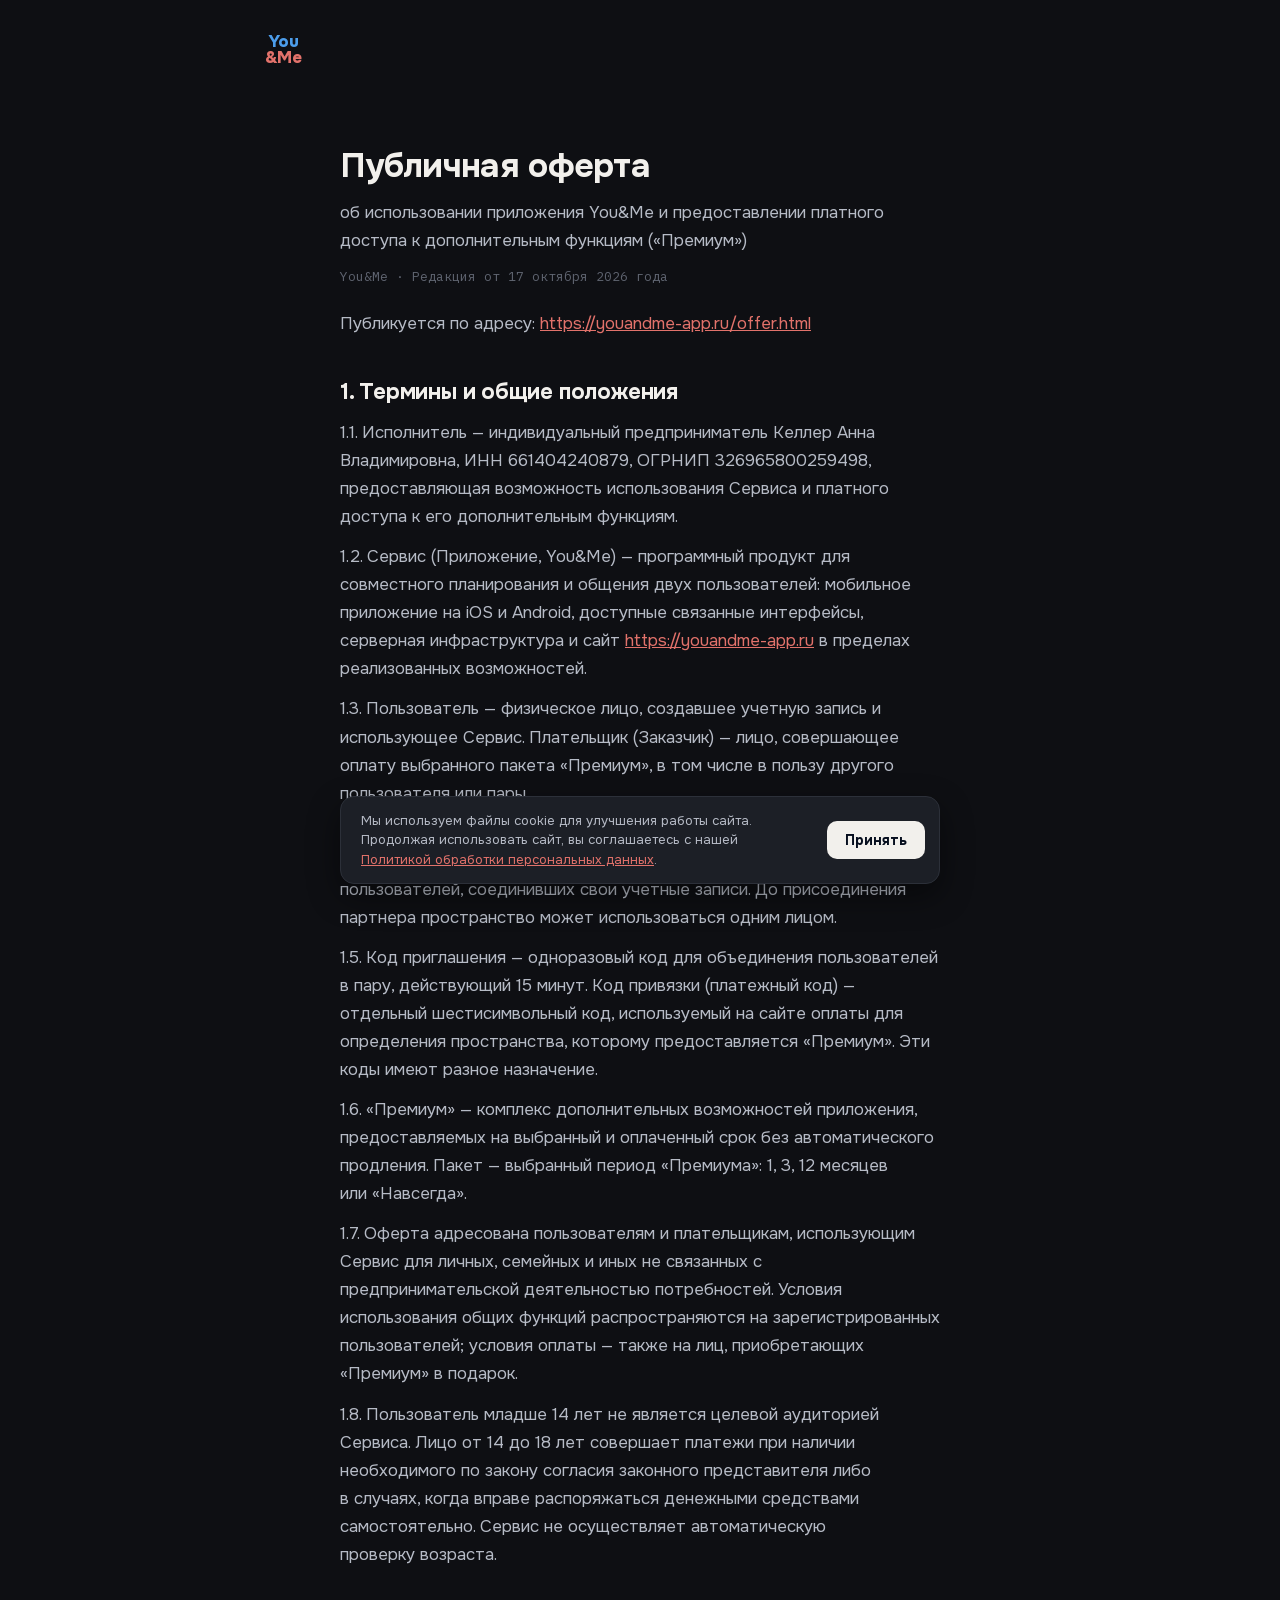
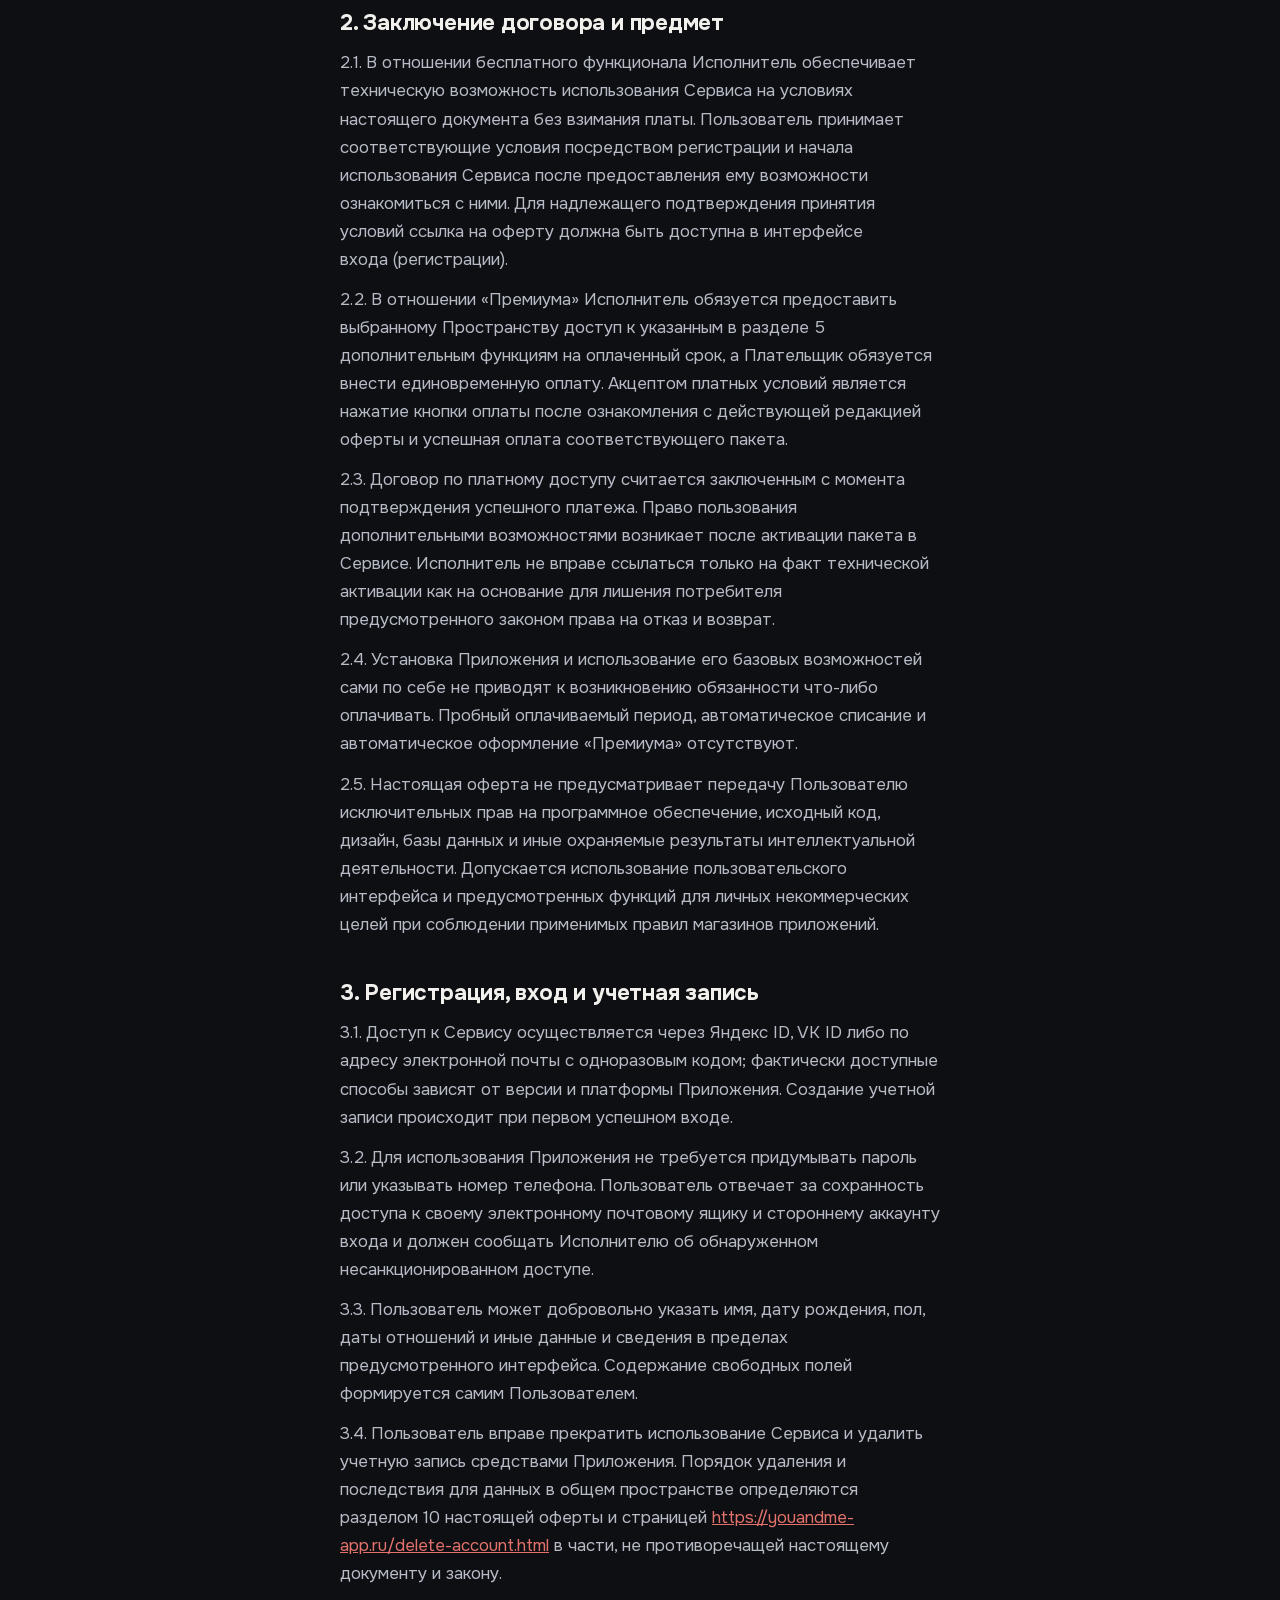
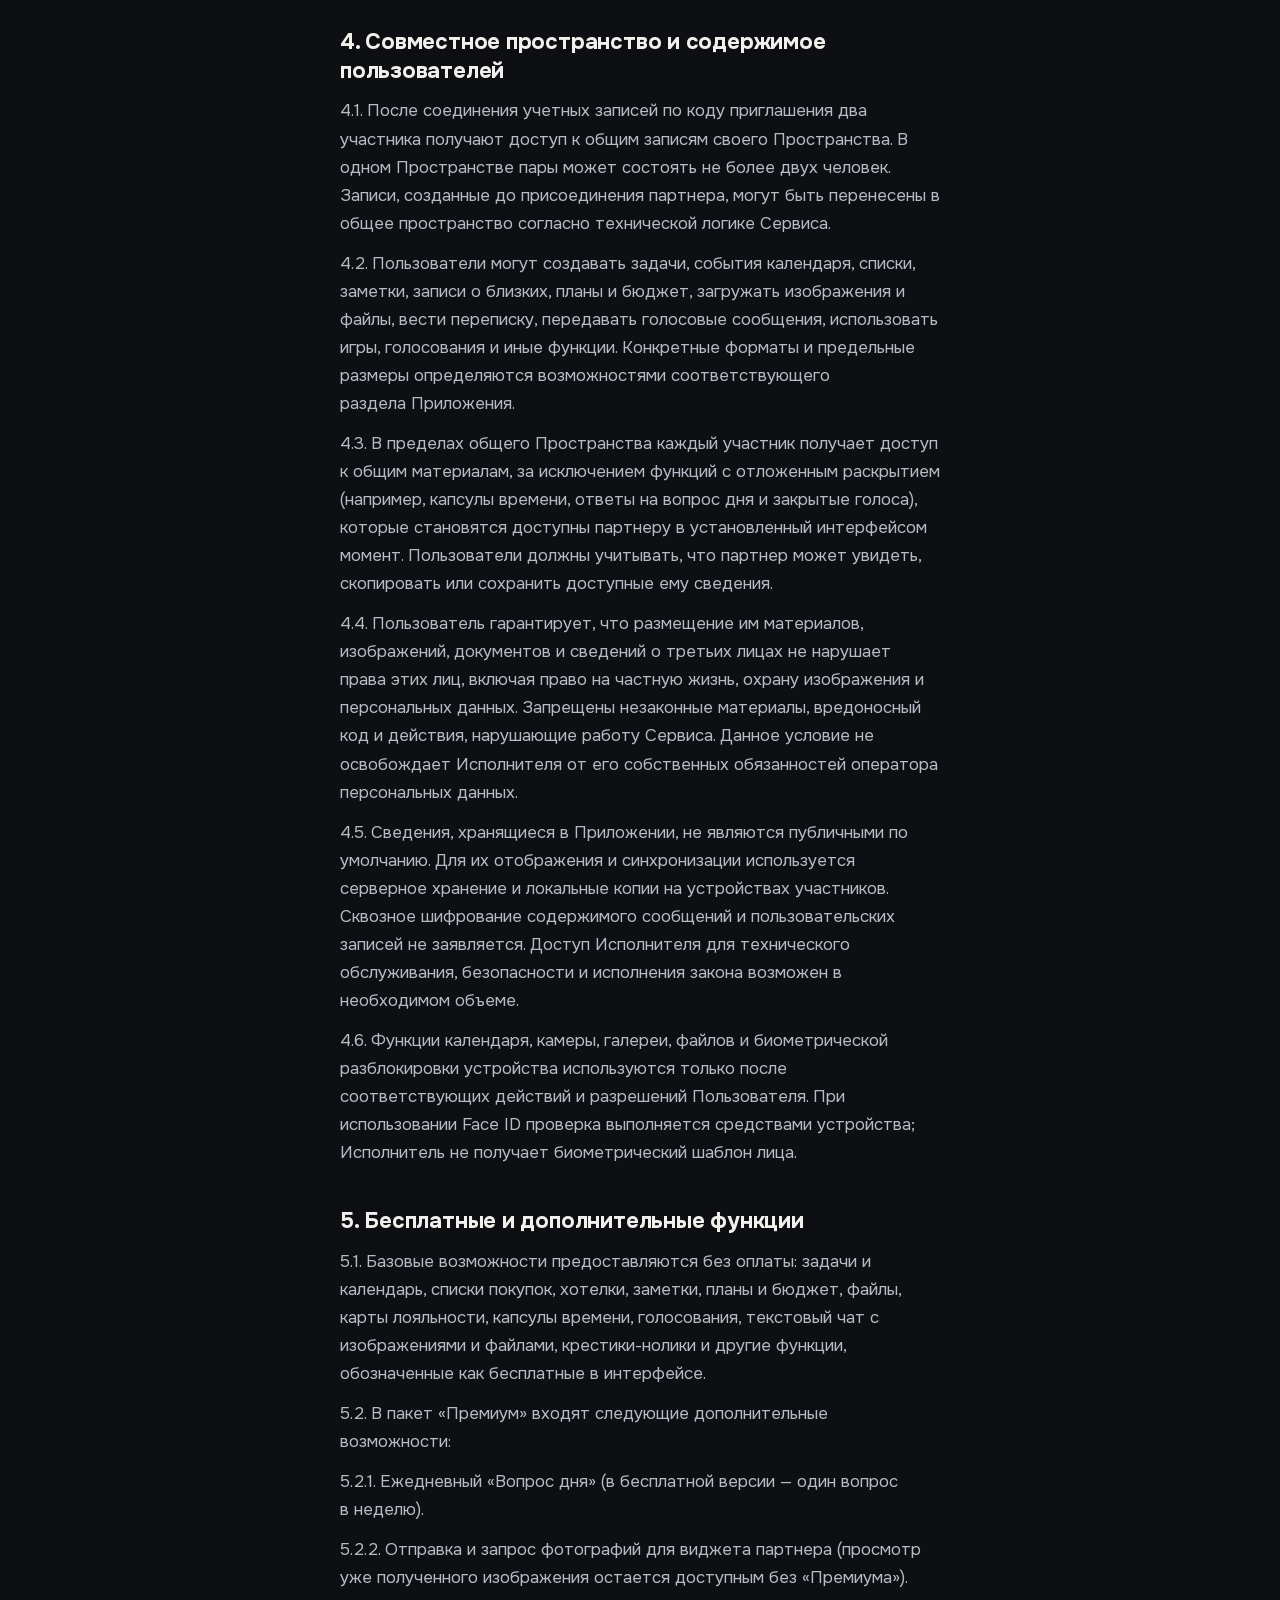
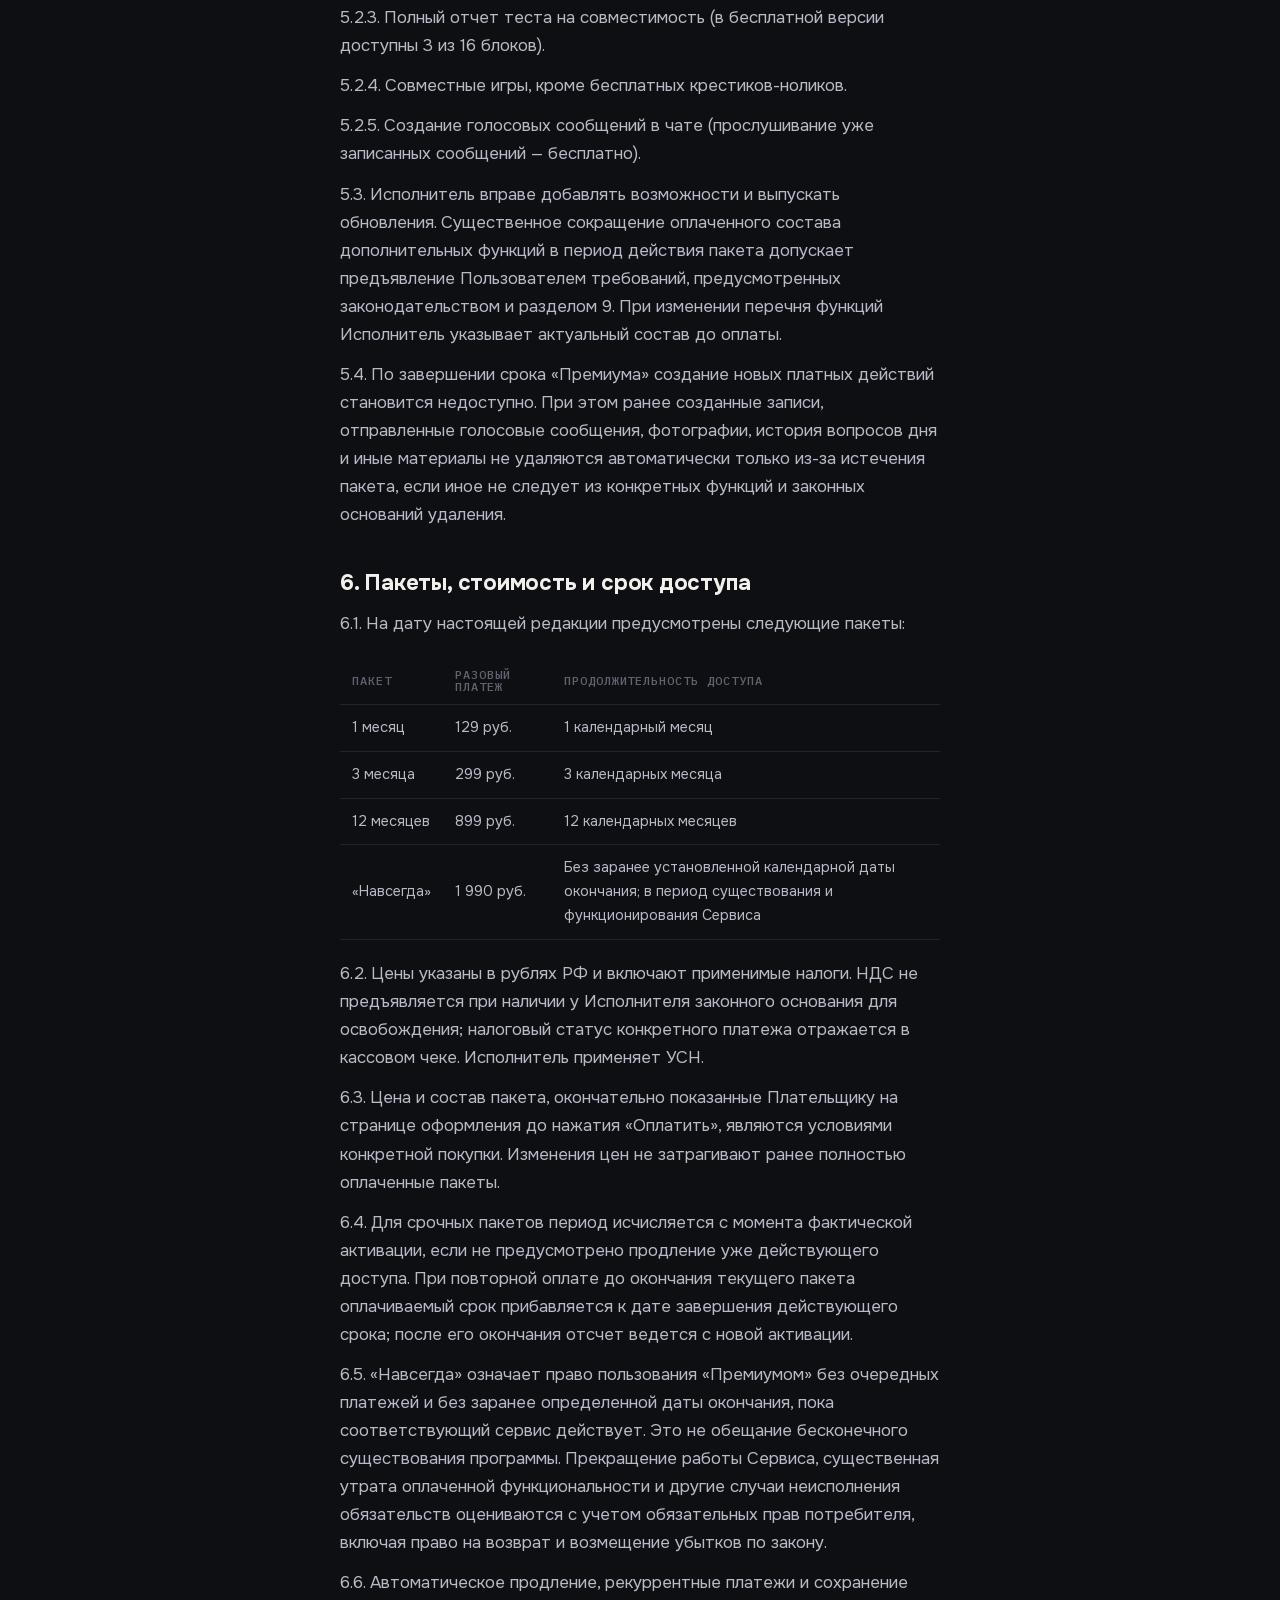
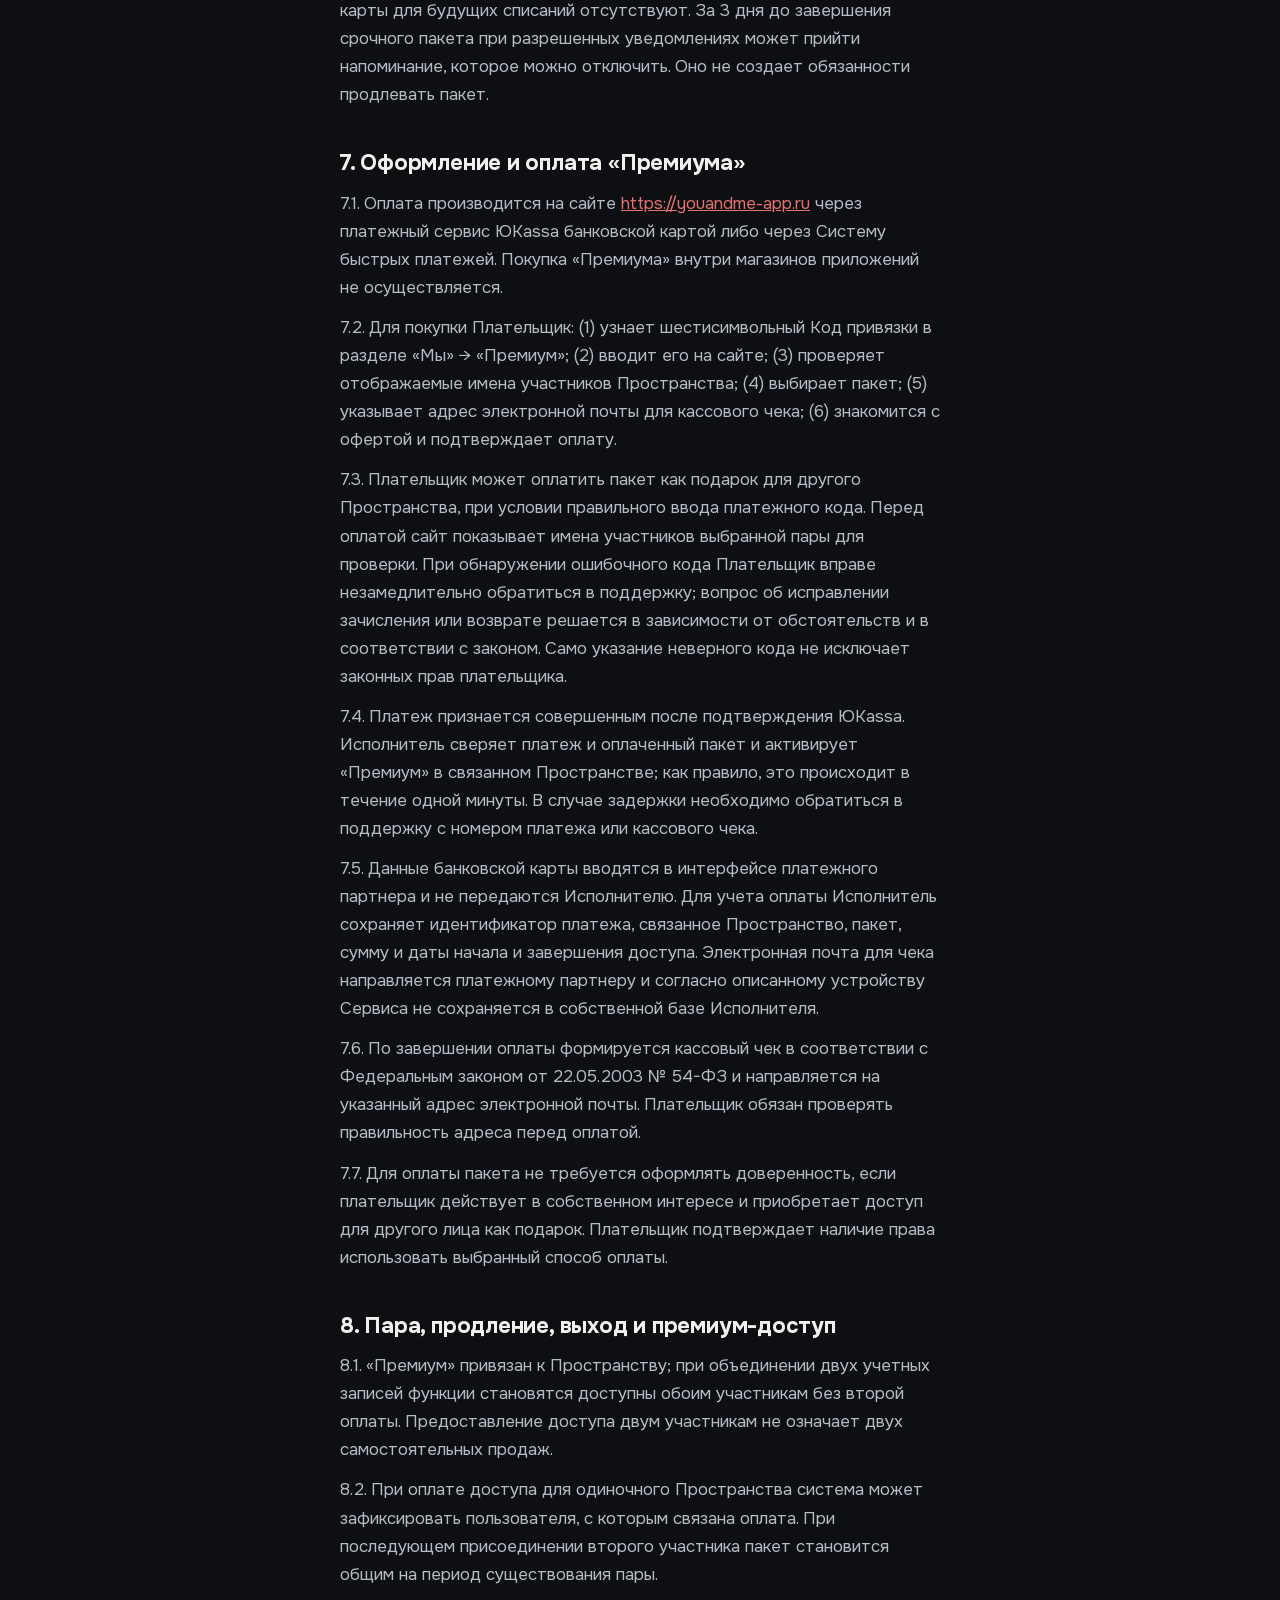
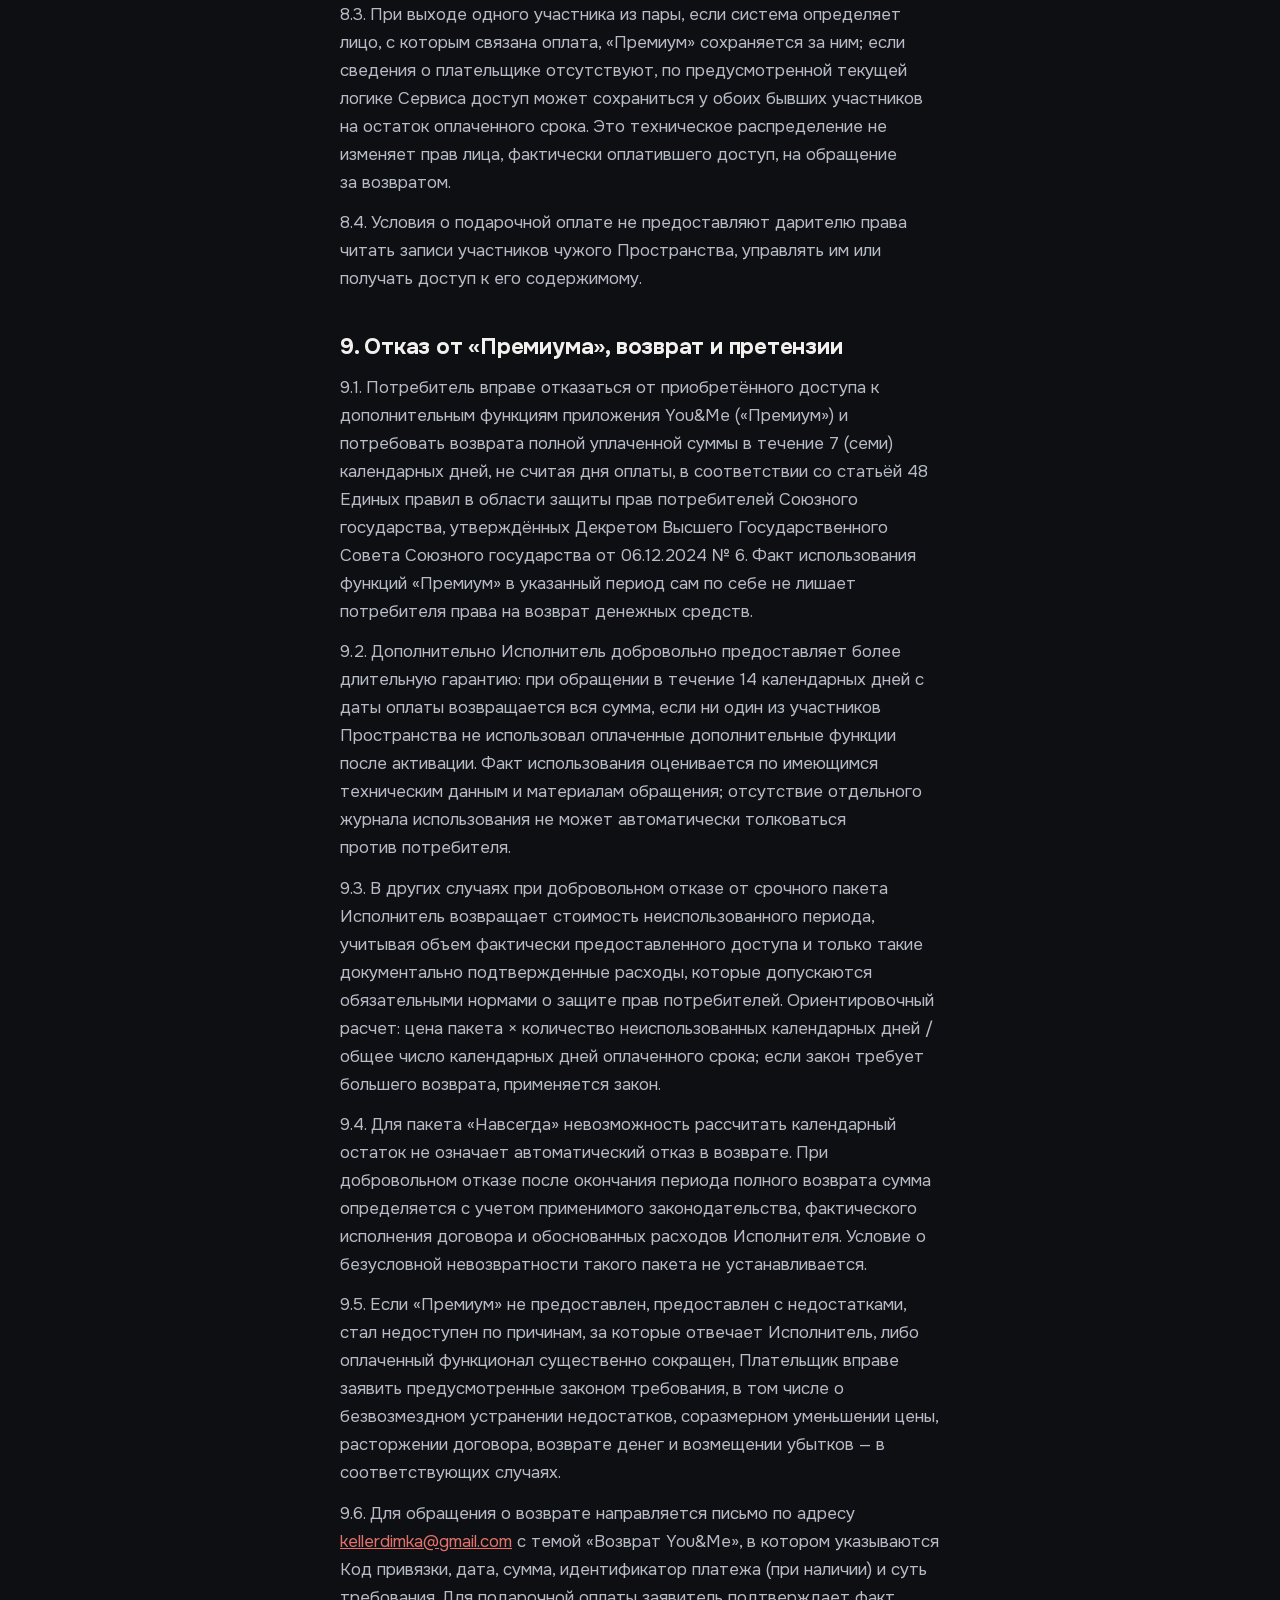
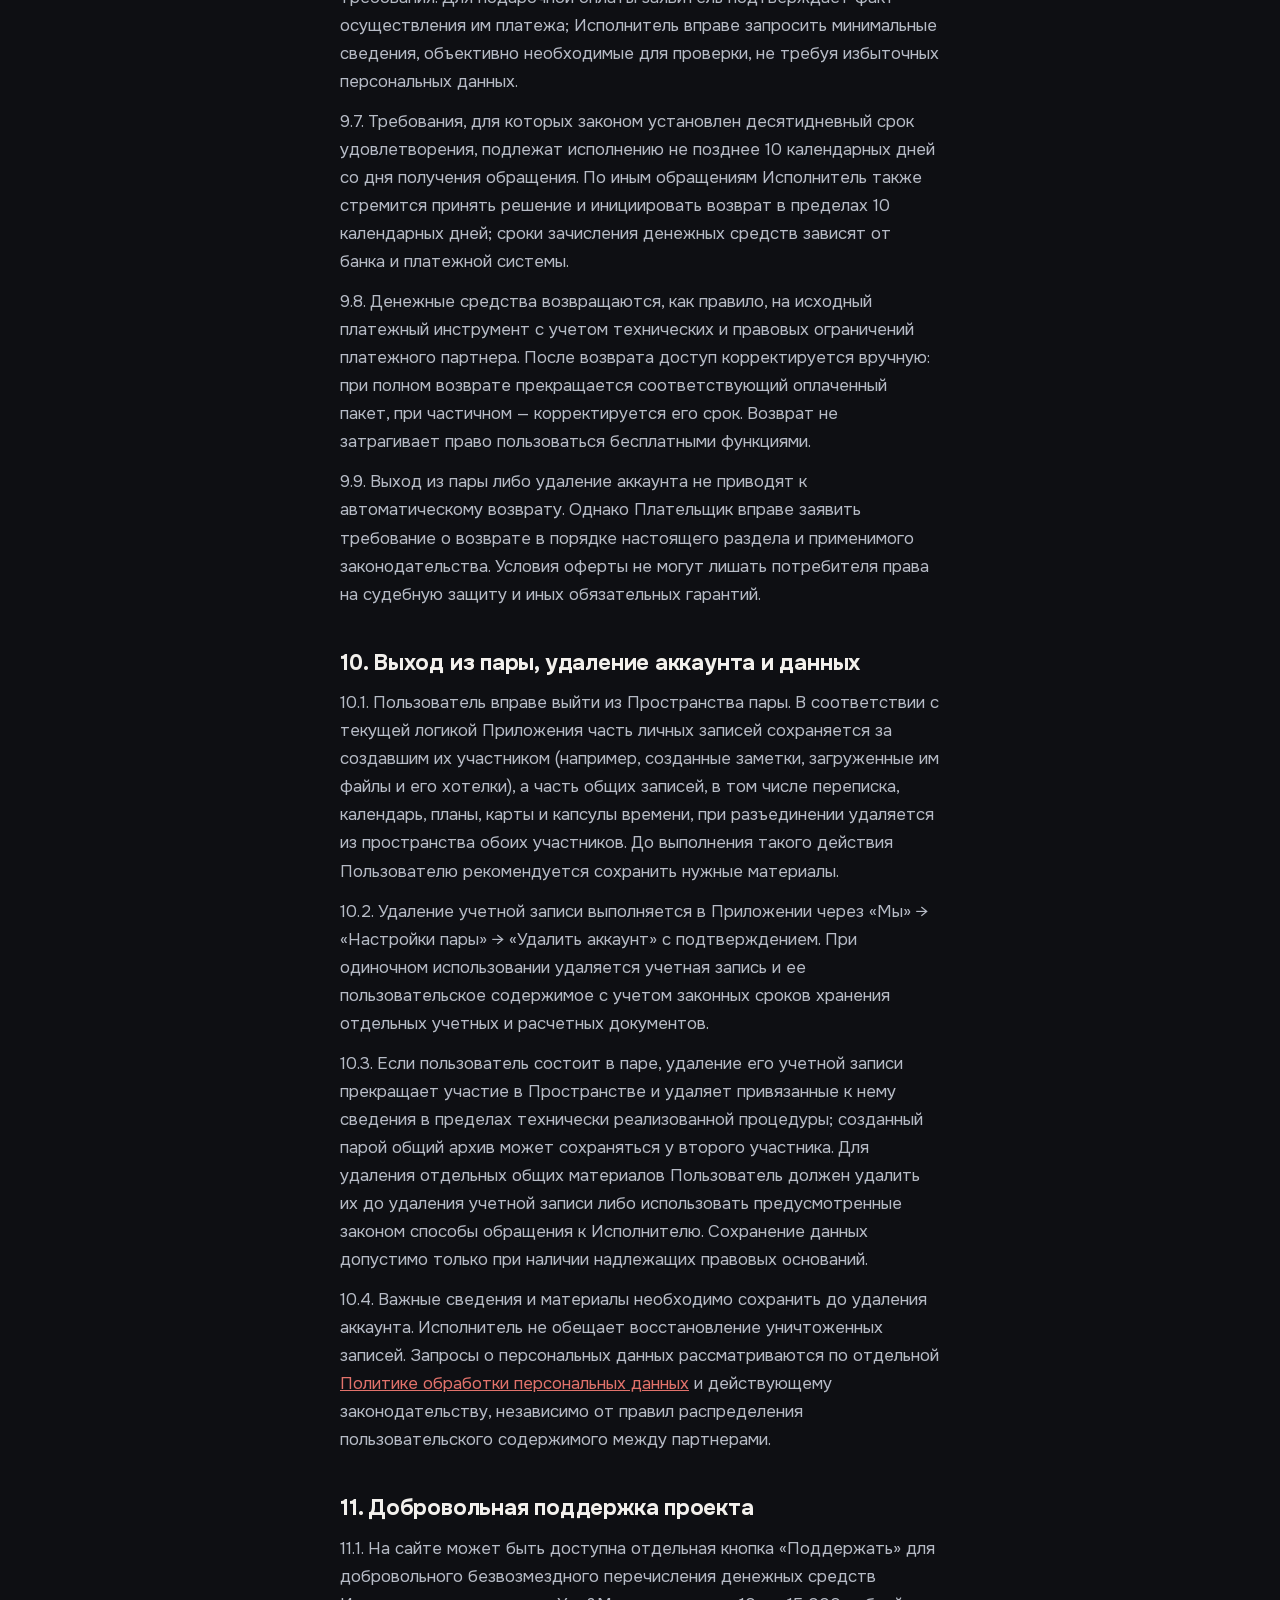
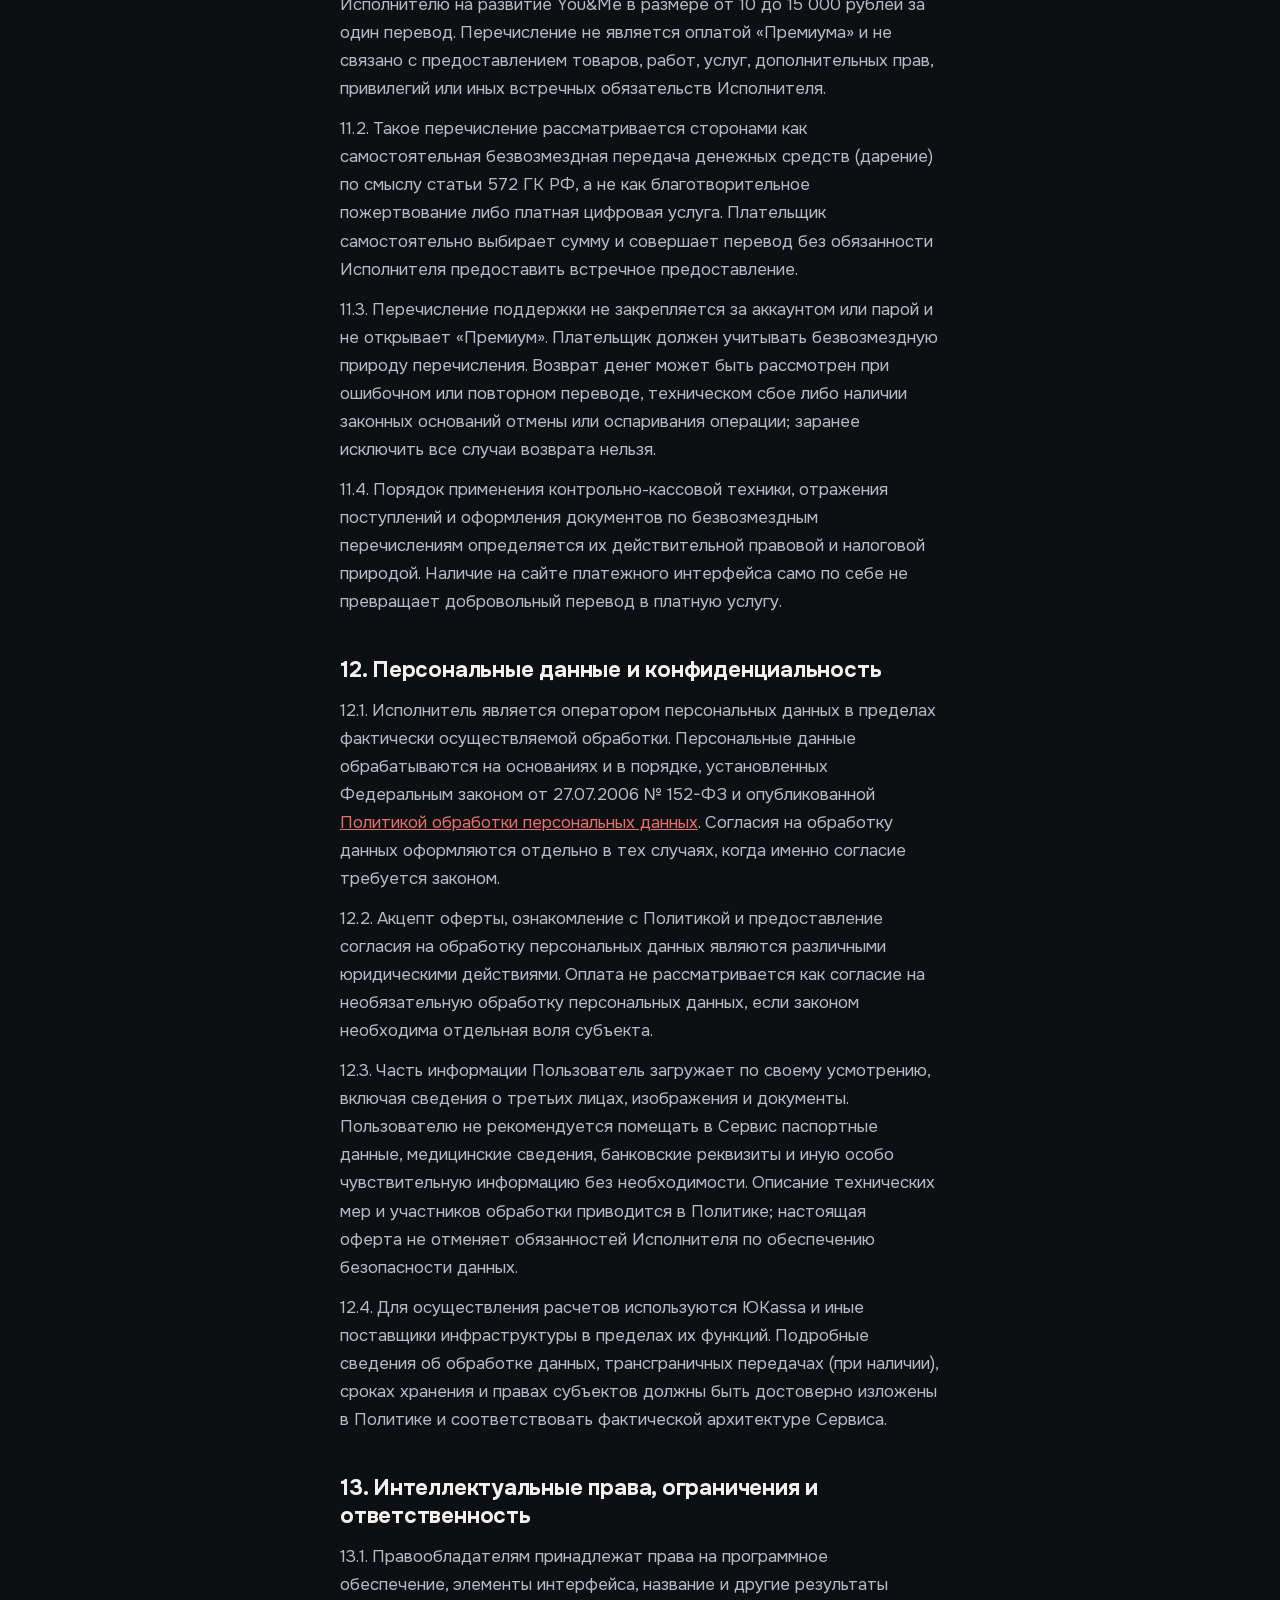
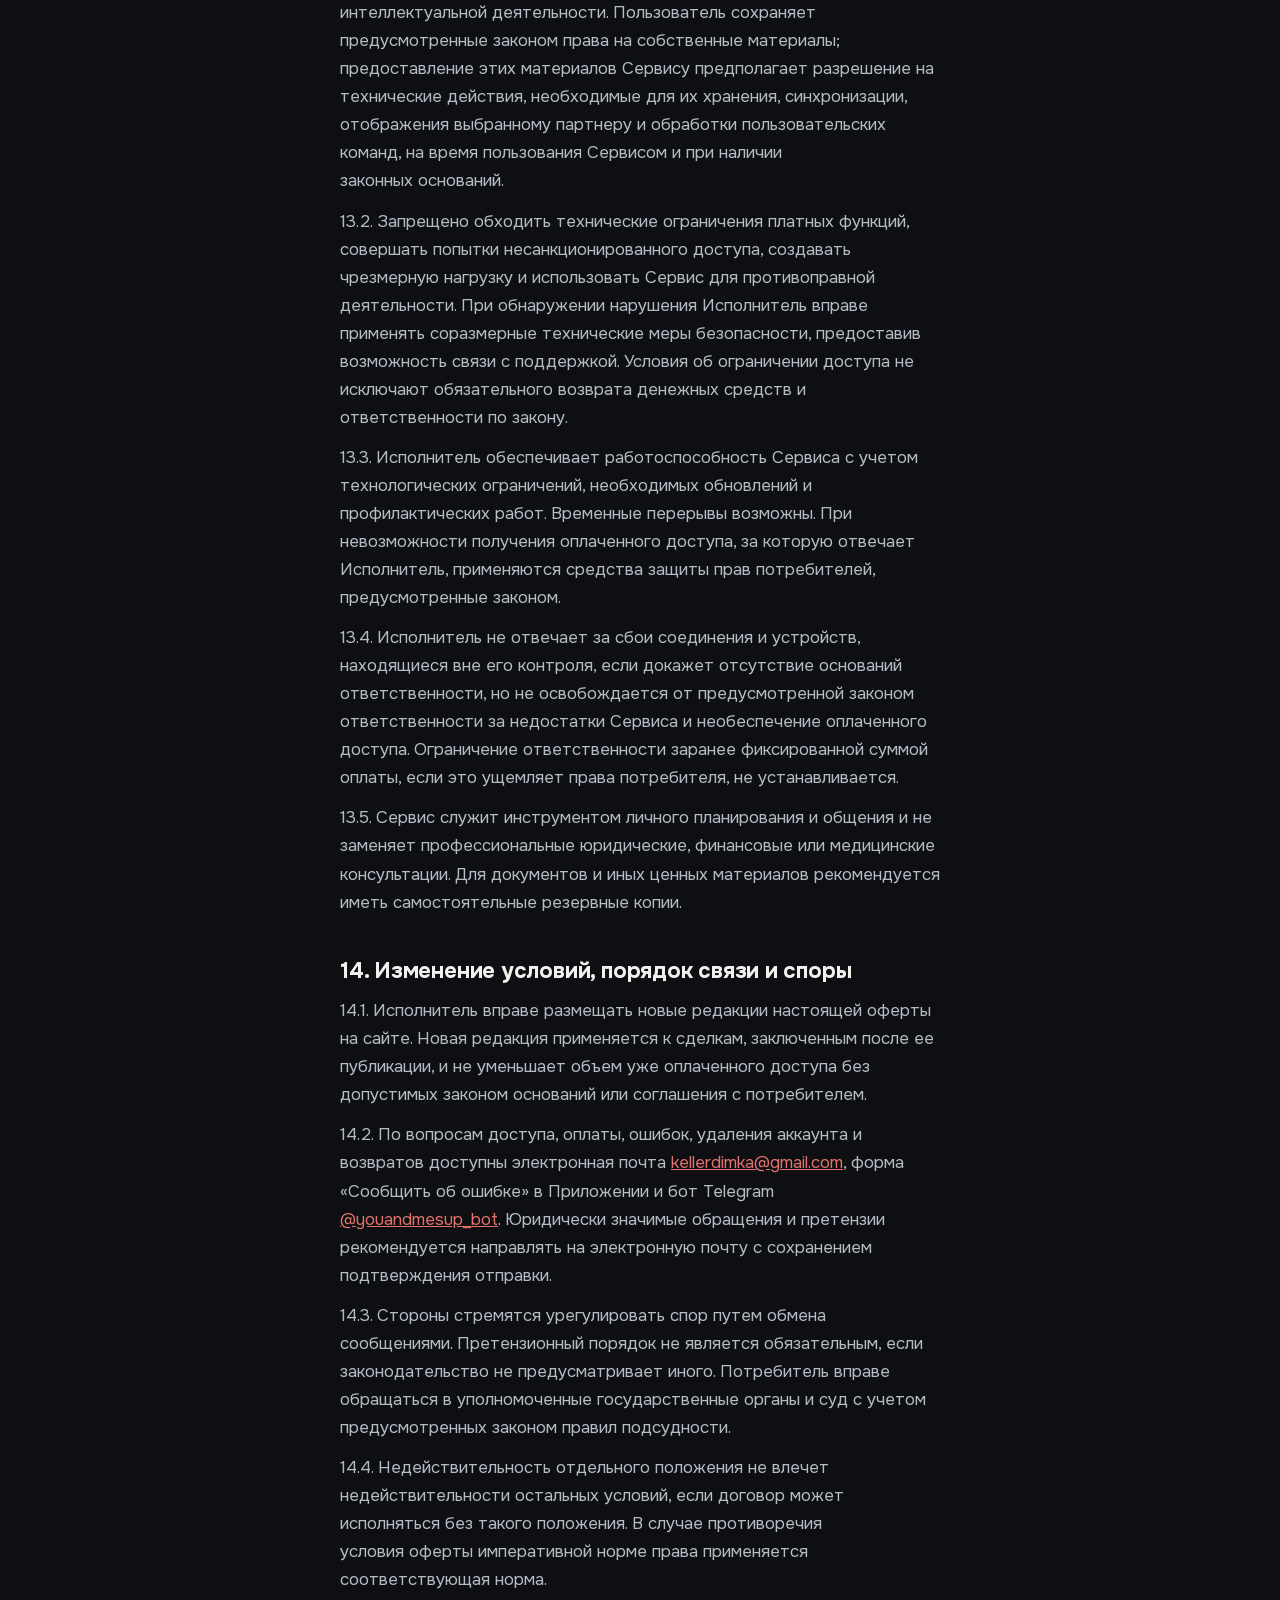
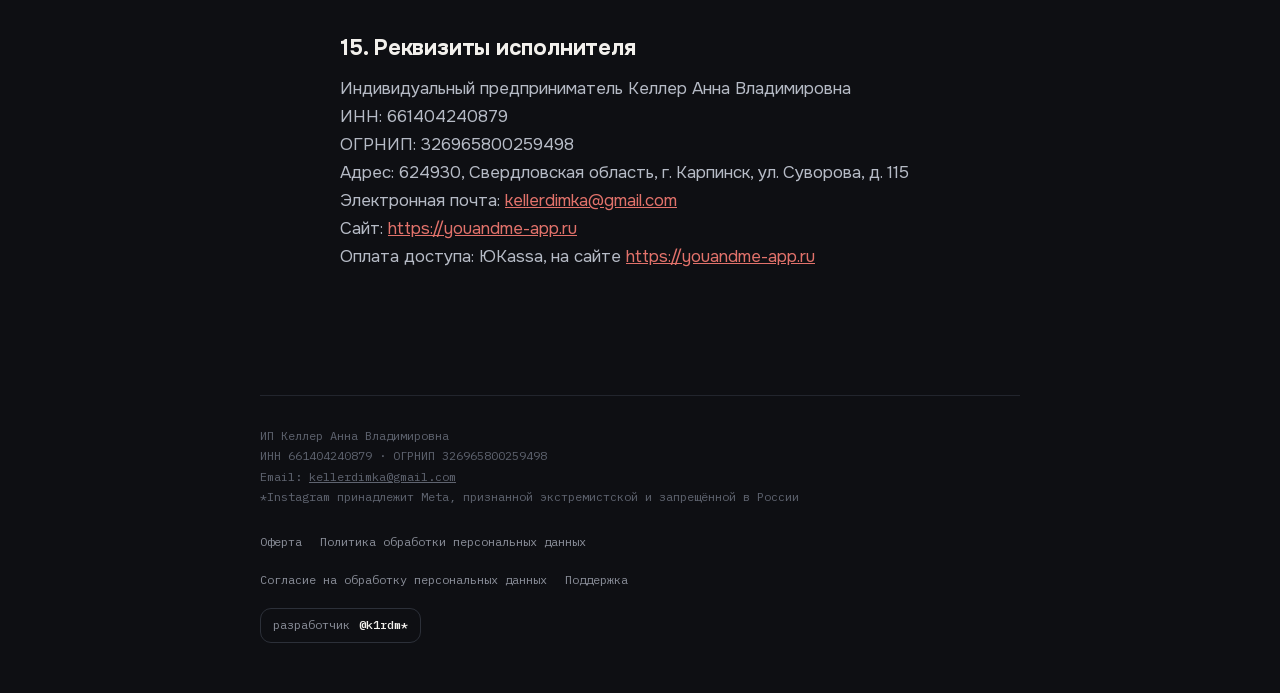
<file: offer.html>
<!DOCTYPE html>
<html lang="ru">
<head>
<meta charset="utf-8">
<meta name="viewport" content="width=device-width, initial-scale=1">
<title>Публичная оферта — You&amp;Me</title>
<link rel="icon" type="image/png" href="favicon.png">
<link rel="apple-touch-icon" href="apple-touch-icon.png">
<link rel="stylesheet" href="style.css">
<script src="cookie.js" defer></script>
</head>
<body>
<div class="wrap">

<header class="top">
  <a class="brand" href="/home">
    <svg width="46" height="46" viewBox="0 0 100 100" role="img" aria-label="You&amp;Me" font-family="Onest, Manrope, system-ui, sans-serif" font-weight="800" font-size="37" letter-spacing="-1.5" text-anchor="middle"><text x="50" y="45" fill="#4C9DEB">You</text><text x="50" y="81" fill="#E2726B">&amp;Me</text></svg>
  </a>
</header>

<main>
<!-- Текст юриста (получен 19.10.2026), слово в слово («Оферта.docx», редакция от 17.10.2026).
     Своими словами здесь ничего не дописывать: правки — только через юриста. -->

<h1>Публичная оферта</h1>
<p>об использовании приложения You&amp;Me и предоставлении платного доступа к дополнительным функциям («Премиум»)</p>
<p class="updated">You&amp;Me · Редакция от 17 октября 2026 года</p>
<p>Публикуется по адресу: <a href="https://youandme-app.ru/offer.html">https://youandme-app.ru/offer.html</a></p>

<h2>1. Термины и общие положения</h2>
<p>1.1. Исполнитель — индивидуальный предприниматель Келлер Анна Владимировна, ИНН 661404240879, ОГРНИП 326965800259498, предоставляющая возможность использования Сервиса и платного доступа к его дополнительным функциям.</p>
<p>1.2. Сервис (Приложение, You&amp;Me) — программный продукт для совместного планирования и общения двух пользователей: мобильное приложение на iOS и Android, доступные связанные интерфейсы, серверная инфраструктура и сайт <a href="https://youandme-app.ru">https://youandme-app.ru</a> в пределах реализованных возможностей.</p>
<p>1.3. Пользователь — физическое лицо, создавшее учетную запись и использующее Сервис. Плательщик (Заказчик) — лицо, совершающее оплату выбранного пакета «Премиум», в том числе в пользу другого пользователя или пары.</p>
<p>1.4. Пространство — создаваемая для пользователя учетная область. Пространство пары — общее пространство не более чем двух пользователей, соединивших свои учетные записи. До присоединения партнера пространство может использоваться одним лицом.</p>
<p>1.5. Код приглашения — одноразовый код для объединения пользователей в пару, действующий 15 минут. Код привязки (платежный код) — отдельный шестисимвольный код, используемый на сайте оплаты для определения пространства, которому предоставляется «Премиум». Эти коды имеют разное назначение.</p>
<p>1.6. «Премиум» — комплекс дополнительных возможностей приложения, предоставляемых на выбранный и оплаченный срок без автоматического продления. Пакет — выбранный период «Премиума»: 1, 3, 12 месяцев или «Навсегда».</p>
<p>1.7. Оферта адресована пользователям и плательщикам, использующим Сервис для личных, семейных и иных не связанных с предпринимательской деятельностью потребностей. Условия использования общих функций распространяются на зарегистрированных пользователей; условия оплаты — также на лиц, приобретающих «Премиум» в подарок.</p>
<p>1.8. Пользователь младше 14 лет не является целевой аудиторией Сервиса. Лицо от 14 до 18 лет совершает платежи при наличии необходимого по закону согласия законного представителя либо в случаях, когда вправе распоряжаться денежными средствами самостоятельно. Сервис не осуществляет автоматическую проверку возраста.</p>

<h2>2. Заключение договора и предмет</h2>
<p>2.1. В отношении бесплатного функционала Исполнитель обеспечивает техническую возможность использования Сервиса на условиях настоящего документа без взимания платы. Пользователь принимает соответствующие условия посредством регистрации и начала использования Сервиса после предоставления ему возможности ознакомиться с ними. Для надлежащего подтверждения принятия условий ссылка на оферту должна быть доступна в интерфейсе входа (регистрации).</p>
<p>2.2. В отношении «Премиума» Исполнитель обязуется предоставить выбранному Пространству доступ к указанным в разделе 5 дополнительным функциям на оплаченный срок, а Плательщик обязуется внести единовременную оплату. Акцептом платных условий является нажатие кнопки оплаты после ознакомления с действующей редакцией оферты и успешная оплата соответствующего пакета.</p>
<p>2.3. Договор по платному доступу считается заключенным с момента подтверждения успешного платежа. Право пользования дополнительными возможностями возникает после активации пакета в Сервисе. Исполнитель не вправе ссылаться только на факт технической активации как на основание для лишения потребителя предусмотренного законом права на отказ и возврат.</p>
<p>2.4. Установка Приложения и использование его базовых возможностей сами по себе не приводят к возникновению обязанности что-либо оплачивать. Пробный оплачиваемый период, автоматическое списание и автоматическое оформление «Премиума» отсутствуют.</p>
<p>2.5. Настоящая оферта не предусматривает передачу Пользователю исключительных прав на программное обеспечение, исходный код, дизайн, базы данных и иные охраняемые результаты интеллектуальной деятельности. Допускается использование пользовательского интерфейса и предусмотренных функций для личных некоммерческих целей при соблюдении применимых правил магазинов приложений.</p>

<h2>3. Регистрация, вход и учетная запись</h2>
<p>3.1. Доступ к Сервису осуществляется через Яндекс ID, VK ID либо по адресу электронной почты с одноразовым кодом; фактически доступные способы зависят от версии и платформы Приложения. Создание учетной записи происходит при первом успешном входе.</p>
<p>3.2. Для использования Приложения не требуется придумывать пароль или указывать номер телефона. Пользователь отвечает за сохранность доступа к своему электронному почтовому ящику и стороннему аккаунту входа и должен сообщать Исполнителю об обнаруженном несанкционированном доступе.</p>
<p>3.3. Пользователь может добровольно указать имя, дату рождения, пол, даты отношений и иные данные и сведения в пределах предусмотренного интерфейса. Содержание свободных полей формируется самим Пользователем.</p>
<p>3.4. Пользователь вправе прекратить использование Сервиса и удалить учетную запись средствами Приложения. Порядок удаления и последствия для данных в общем пространстве определяются разделом 10 настоящей оферты и страницей <a href="https://youandme-app.ru/delete-account.html">https://youandme-app.ru/delete-account.html</a> в части, не противоречащей настоящему документу и закону.</p>

<h2>4. Совместное пространство и содержимое пользователей</h2>
<p>4.1. После соединения учетных записей по коду приглашения два участника получают доступ к общим записям своего Пространства. В одном Пространстве пары может состоять не более двух человек. Записи, созданные до присоединения партнера, могут быть перенесены в общее пространство согласно технической логике Сервиса.</p>
<p>4.2. Пользователи могут создавать задачи, события календаря, списки, заметки, записи о близких, планы и бюджет, загружать изображения и файлы, вести переписку, передавать голосовые сообщения, использовать игры, голосования и иные функции. Конкретные форматы и предельные размеры определяются возможностями соответствующего раздела Приложения.</p>
<p>4.3. В пределах общего Пространства каждый участник получает доступ к общим материалам, за исключением функций с отложенным раскрытием (например, капсулы времени, ответы на вопрос дня и закрытые голоса), которые становятся доступны партнеру в установленный интерфейсом момент. Пользователи должны учитывать, что партнер может увидеть, скопировать или сохранить доступные ему сведения.</p>
<p>4.4. Пользователь гарантирует, что размещение им материалов, изображений, документов и сведений о третьих лицах не нарушает права этих лиц, включая право на частную жизнь, охрану изображения и персональных данных. Запрещены незаконные материалы, вредоносный код и действия, нарушающие работу Сервиса. Данное условие не освобождает Исполнителя от его собственных обязанностей оператора персональных данных.</p>
<p>4.5. Сведения, хранящиеся в Приложении, не являются публичными по умолчанию. Для их отображения и синхронизации используется серверное хранение и локальные копии на устройствах участников. Сквозное шифрование содержимого сообщений и пользовательских записей не заявляется. Доступ Исполнителя для технического обслуживания, безопасности и исполнения закона возможен в необходимом объеме.</p>
<p>4.6. Функции календаря, камеры, галереи, файлов и биометрической разблокировки устройства используются только после соответствующих действий и разрешений Пользователя. При использовании Face ID проверка выполняется средствами устройства; Исполнитель не получает биометрический шаблон лица.</p>

<h2>5. Бесплатные и дополнительные функции</h2>
<p>5.1. Базовые возможности предоставляются без оплаты: задачи и календарь, списки покупок, хотелки, заметки, планы и бюджет, файлы, карты лояльности, капсулы времени, голосования, текстовый чат с изображениями и файлами, крестики-нолики и другие функции, обозначенные как бесплатные в интерфейсе.</p>
<p>5.2. В пакет «Премиум» входят следующие дополнительные возможности:</p>
<p>5.2.1. Ежедневный «Вопрос дня» (в бесплатной версии — один вопрос в неделю).</p>
<p>5.2.2. Отправка и запрос фотографий для виджета партнера (просмотр уже полученного изображения остается доступным без «Премиума»).</p>
<p>5.2.3. Полный отчет теста на совместимость (в бесплатной версии доступны 3 из 16 блоков).</p>
<p>5.2.4. Совместные игры, кроме бесплатных крестиков-ноликов.</p>
<p>5.2.5. Создание голосовых сообщений в чате (прослушивание уже записанных сообщений — бесплатно).</p>
<p>5.3. Исполнитель вправе добавлять возможности и выпускать обновления. Существенное сокращение оплаченного состава дополнительных функций в период действия пакета допускает предъявление Пользователем требований, предусмотренных законодательством и разделом 9. При изменении перечня функций Исполнитель указывает актуальный состав до оплаты.</p>
<p>5.4. По завершении срока «Премиума» создание новых платных действий становится недоступно. При этом ранее созданные записи, отправленные голосовые сообщения, фотографии, история вопросов дня и иные материалы не удаляются автоматически только из-за истечения пакета, если иное не следует из конкретных функций и законных оснований удаления.</p>

<h2>6. Пакеты, стоимость и срок доступа</h2>
<p>6.1. На дату настоящей редакции предусмотрены следующие пакеты:</p>
<table>
<tr><th>Пакет</th><th>Разовый платеж</th><th>Продолжительность доступа</th></tr>
<tr><td>1 месяц</td><td>129 руб.</td><td>1 календарный месяц</td></tr>
<tr><td>3 месяца</td><td>299 руб.</td><td>3 календарных месяца</td></tr>
<tr><td>12 месяцев</td><td>899 руб.</td><td>12 календарных месяцев</td></tr>
<tr><td>«Навсегда»</td><td>1&nbsp;990&nbsp;руб.</td><td>Без заранее установленной календарной даты окончания; в период существования и функционирования Сервиса</td></tr>
</table>
<p>6.2. Цены указаны в рублях РФ и включают применимые налоги. НДС не предъявляется при наличии у Исполнителя законного основания для освобождения; налоговый статус конкретного платежа отражается в кассовом чеке. Исполнитель применяет УСН.</p>
<p>6.3. Цена и состав пакета, окончательно показанные Плательщику на странице оформления до нажатия «Оплатить», являются условиями конкретной покупки. Изменения цен не затрагивают ранее полностью оплаченные пакеты.</p>
<p>6.4. Для срочных пакетов период исчисляется с момента фактической активации, если не предусмотрено продление уже действующего доступа. При повторной оплате до окончания текущего пакета оплачиваемый срок прибавляется к дате завершения действующего срока; после его окончания отсчет ведется с новой активации.</p>
<p>6.5. «Навсегда» означает право пользования «Премиумом» без очередных платежей и без заранее определенной даты окончания, пока соответствующий сервис действует. Это не обещание бесконечного существования программы. Прекращение работы Сервиса, существенная утрата оплаченной функциональности и другие случаи неисполнения обязательств оцениваются с учетом обязательных прав потребителя, включая право на возврат и возмещение убытков по закону.</p>
<p>6.6. Автоматическое продление, рекуррентные платежи и сохранение карты для будущих списаний отсутствуют. За 3 дня до завершения срочного пакета при разрешенных уведомлениях может прийти напоминание, которое можно отключить. Оно не создает обязанности продлевать пакет.</p>

<h2>7. Оформление и оплата «Премиума»</h2>
<p>7.1. Оплата производится на сайте <a href="https://youandme-app.ru">https://youandme-app.ru</a> через платежный сервис ЮKassa банковской картой либо через Систему быстрых платежей. Покупка «Премиума» внутри магазинов приложений не осуществляется.</p>
<p>7.2. Для покупки Плательщик: (1) узнает шестисимвольный Код привязки в разделе «Мы» → «Премиум»; (2) вводит его на сайте; (3) проверяет отображаемые имена участников Пространства; (4) выбирает пакет; (5) указывает адрес электронной почты для кассового чека; (6) знакомится с офертой и подтверждает оплату.</p>
<p>7.3. Плательщик может оплатить пакет как подарок для другого Пространства, при условии правильного ввода платежного кода. Перед оплатой сайт показывает имена участников выбранной пары для проверки. При обнаружении ошибочного кода Плательщик вправе незамедлительно обратиться в поддержку; вопрос об исправлении зачисления или возврате решается в зависимости от обстоятельств и в соответствии с законом. Само указание неверного кода не исключает законных прав плательщика.</p>
<p>7.4. Платеж признается совершенным после подтверждения ЮKassa. Исполнитель сверяет платеж и оплаченный пакет и активирует «Премиум» в связанном Пространстве; как правило, это происходит в течение одной минуты. В случае задержки необходимо обратиться в поддержку с номером платежа или кассового чека.</p>
<p>7.5. Данные банковской карты вводятся в интерфейсе платежного партнера и не передаются Исполнителю. Для учета оплаты Исполнитель сохраняет идентификатор платежа, связанное Пространство, пакет, сумму и даты начала и завершения доступа. Электронная почта для чека направляется платежному партнеру и согласно описанному устройству Сервиса не сохраняется в собственной базе Исполнителя.</p>
<p>7.6. По завершении оплаты формируется кассовый чек в соответствии с Федеральным законом от 22.05.2003 № 54-ФЗ и направляется на указанный адрес электронной почты. Плательщик обязан проверять правильность адреса перед оплатой.</p>
<p>7.7. Для оплаты пакета не требуется оформлять доверенность, если плательщик действует в собственном интересе и приобретает доступ для другого лица как подарок. Плательщик подтверждает наличие права использовать выбранный способ оплаты.</p>

<h2>8. Пара, продление, выход и премиум-доступ</h2>
<p>8.1. «Премиум» привязан к Пространству; при объединении двух учетных записей функции становятся доступны обоим участникам без второй оплаты. Предоставление доступа двум участникам не означает двух самостоятельных продаж.</p>
<p>8.2. При оплате доступа для одиночного Пространства система может зафиксировать пользователя, с которым связана оплата. При последующем присоединении второго участника пакет становится общим на период существования пары.</p>
<p>8.3. При выходе одного участника из пары, если система определяет лицо, с которым связана оплата, «Премиум» сохраняется за ним; если сведения о плательщике отсутствуют, по предусмотренной текущей логике Сервиса доступ может сохраниться у обоих бывших участников на остаток оплаченного срока. Это техническое распределение не изменяет прав лица, фактически оплатившего доступ, на обращение за возвратом.</p>
<p>8.4. Условия о подарочной оплате не предоставляют дарителю права читать записи участников чужого Пространства, управлять им или получать доступ к его содержимому.</p>

<h2>9. Отказ от «Премиума», возврат и претензии</h2>
<p>9.1. Потребитель вправе отказаться от приобретённого доступа к дополнительным функциям приложения You&amp;Me («Премиум») и потребовать возврата полной уплаченной суммы в течение 7 (семи) календарных дней, не считая дня оплаты, в соответствии со статьёй 48 Единых правил в области защиты прав потребителей Союзного государства, утверждённых Декретом Высшего Государственного Совета Союзного государства от 06.12.2024 № 6. Факт использования функций «Премиум» в указанный период сам по себе не лишает потребителя права на возврат денежных средств.</p>
<p>9.2. Дополнительно Исполнитель добровольно предоставляет более длительную гарантию: при обращении в течение 14 календарных дней с даты оплаты возвращается вся сумма, если ни один из участников Пространства не использовал оплаченные дополнительные функции после активации. Факт использования оценивается по имеющимся техническим данным и материалам обращения; отсутствие отдельного журнала использования не может автоматически толковаться против потребителя.</p>
<p>9.3. В других случаях при добровольном отказе от срочного пакета Исполнитель возвращает стоимость неиспользованного периода, учитывая объем фактически предоставленного доступа и только такие документально подтвержденные расходы, которые допускаются обязательными нормами о защите прав потребителей. Ориентировочный расчет: цена пакета × количество неиспользованных календарных дней / общее число календарных дней оплаченного срока; если закон требует большего возврата, применяется закон.</p>
<p>9.4. Для пакета «Навсегда» невозможность рассчитать календарный остаток не означает автоматический отказ в возврате. При добровольном отказе после окончания периода полного возврата сумма определяется с учетом применимого законодательства, фактического исполнения договора и обоснованных расходов Исполнителя. Условие о безусловной невозвратности такого пакета не устанавливается.</p>
<p>9.5. Если «Премиум» не предоставлен, предоставлен с недостатками, стал недоступен по причинам, за которые отвечает Исполнитель, либо оплаченный функционал существенно сокращен, Плательщик вправе заявить предусмотренные законом требования, в том числе о безвозмездном устранении недостатков, соразмерном уменьшении цены, расторжении договора, возврате денег и возмещении убытков — в соответствующих случаях.</p>
<p>9.6. Для обращения о возврате направляется письмо по адресу <a href="mailto:kellerdimka@gmail.com">kellerdimka@gmail.com</a> с темой «Возврат You&amp;Me», в котором указываются Код привязки, дата, сумма, идентификатор платежа (при наличии) и суть требования. Для подарочной оплаты заявитель подтверждает факт осуществления им платежа; Исполнитель вправе запросить минимальные сведения, объективно необходимые для проверки, не требуя избыточных персональных данных.</p>
<p>9.7. Требования, для которых законом установлен десятидневный срок удовлетворения, подлежат исполнению не позднее 10 календарных дней со дня получения обращения. По иным обращениям Исполнитель также стремится принять решение и инициировать возврат в пределах 10 календарных дней; сроки зачисления денежных средств зависят от банка и платежной системы.</p>
<p>9.8. Денежные средства возвращаются, как правило, на исходный платежный инструмент с учетом технических и правовых ограничений платежного партнера. После возврата доступ корректируется вручную: при полном возврате прекращается соответствующий оплаченный пакет, при частичном — корректируется его срок. Возврат не затрагивает право пользоваться бесплатными функциями.</p>
<p>9.9. Выход из пары либо удаление аккаунта не приводят к автоматическому возврату. Однако Плательщик вправе заявить требование о возврате в порядке настоящего раздела и применимого законодательства. Условия оферты не могут лишать потребителя права на судебную защиту и иных обязательных гарантий.</p>

<h2>10. Выход из пары, удаление аккаунта и данных</h2>
<p>10.1. Пользователь вправе выйти из Пространства пары. В соответствии с текущей логикой Приложения часть личных записей сохраняется за создавшим их участником (например, созданные заметки, загруженные им файлы и его хотелки), а часть общих записей, в том числе переписка, календарь, планы, карты и капсулы времени, при разъединении удаляется из пространства обоих участников. До выполнения такого действия Пользователю рекомендуется сохранить нужные материалы.</p>
<p>10.2. Удаление учетной записи выполняется в Приложении через «Мы» → «Настройки пары» → «Удалить аккаунт» с подтверждением. При одиночном использовании удаляется учетная запись и ее пользовательское содержимое с учетом законных сроков хранения отдельных учетных и расчетных документов.</p>
<p>10.3. Если пользователь состоит в паре, удаление его учетной записи прекращает участие в Пространстве и удаляет привязанные к нему сведения в пределах технически реализованной процедуры; созданный парой общий архив может сохраняться у второго участника. Для удаления отдельных общих материалов Пользователь должен удалить их до удаления учетной записи либо использовать предусмотренные законом способы обращения к Исполнителю. Сохранение данных допустимо только при наличии надлежащих правовых оснований.</p>
<p>10.4. Важные сведения и материалы необходимо сохранить до удаления аккаунта. Исполнитель не обещает восстановление уничтоженных записей. Запросы о персональных данных рассматриваются по отдельной <a href="privacy-ru.html">Политике обработки персональных данных</a> и действующему законодательству, независимо от правил распределения пользовательского содержимого между партнерами.</p>

<h2>11. Добровольная поддержка проекта</h2>
<p>11.1. На сайте может быть доступна отдельная кнопка «Поддержать» для добровольного безвозмездного перечисления денежных средств Исполнителю на развитие You&amp;Me в размере от 10 до 15 000 рублей за один перевод. Перечисление не является оплатой «Премиума» и не связано с предоставлением товаров, работ, услуг, дополнительных прав, привилегий или иных встречных обязательств Исполнителя.</p>
<p>11.2. Такое перечисление рассматривается сторонами как самостоятельная безвозмездная передача денежных средств (дарение) по смыслу статьи 572 ГК РФ, а не как благотворительное пожертвование либо платная цифровая услуга. Плательщик самостоятельно выбирает сумму и совершает перевод без обязанности Исполнителя предоставить встречное предоставление.</p>
<p>11.3. Перечисление поддержки не закрепляется за аккаунтом или парой и не открывает «Премиум». Плательщик должен учитывать безвозмездную природу перечисления. Возврат денег может быть рассмотрен при ошибочном или повторном переводе, техническом сбое либо наличии законных оснований отмены или оспаривания операции; заранее исключить все случаи возврата нельзя.</p>
<p>11.4. Порядок применения контрольно-кассовой техники, отражения поступлений и оформления документов по безвозмездным перечислениям определяется их действительной правовой и налоговой природой. Наличие на сайте платежного интерфейса само по себе не превращает добровольный перевод в платную услугу.</p>

<h2>12. Персональные данные и конфиденциальность</h2>
<p>12.1. Исполнитель является оператором персональных данных в пределах фактически осуществляемой обработки. Персональные данные обрабатываются на основаниях и в порядке, установленных Федеральным законом от 27.07.2006 № 152-ФЗ и опубликованной <a href="privacy-ru.html">Политикой обработки персональных данных</a>. Согласия на обработку данных оформляются отдельно в тех случаях, когда именно согласие требуется законом.</p>
<p>12.2. Акцепт оферты, ознакомление с Политикой и предоставление согласия на обработку персональных данных являются различными юридическими действиями. Оплата не рассматривается как согласие на необязательную обработку персональных данных, если законом необходима отдельная воля субъекта.</p>
<p>12.3. Часть информации Пользователь загружает по своему усмотрению, включая сведения о третьих лицах, изображения и документы. Пользователю не рекомендуется помещать в Сервис паспортные данные, медицинские сведения, банковские реквизиты и иную особо чувствительную информацию без необходимости. Описание технических мер и участников обработки приводится в Политике; настоящая оферта не отменяет обязанностей Исполнителя по обеспечению безопасности данных.</p>
<p>12.4. Для осуществления расчетов используются ЮKassa и иные поставщики инфраструктуры в пределах их функций. Подробные сведения об обработке данных, трансграничных передачах (при наличии), сроках хранения и правах субъектов должны быть достоверно изложены в Политике и соответствовать фактической архитектуре Сервиса.</p>

<h2>13. Интеллектуальные права, ограничения и ответственность</h2>
<p>13.1. Правообладателям принадлежат права на программное обеспечение, элементы интерфейса, название и другие результаты интеллектуальной деятельности. Пользователь сохраняет предусмотренные законом права на собственные материалы; предоставление этих материалов Сервису предполагает разрешение на технические действия, необходимые для их хранения, синхронизации, отображения выбранному партнеру и обработки пользовательских команд, на время пользования Сервисом и при наличии законных оснований.</p>
<p>13.2. Запрещено обходить технические ограничения платных функций, совершать попытки несанкционированного доступа, создавать чрезмерную нагрузку и использовать Сервис для противоправной деятельности. При обнаружении нарушения Исполнитель вправе применять соразмерные технические меры безопасности, предоставив возможность связи с поддержкой. Условия об ограничении доступа не исключают обязательного возврата денежных средств и ответственности по закону.</p>
<p>13.3. Исполнитель обеспечивает работоспособность Сервиса с учетом технологических ограничений, необходимых обновлений и профилактических работ. Временные перерывы возможны. При невозможности получения оплаченного доступа, за которую отвечает Исполнитель, применяются средства защиты прав потребителей, предусмотренные законом.</p>
<p>13.4. Исполнитель не отвечает за сбои соединения и устройств, находящиеся вне его контроля, если докажет отсутствие оснований ответственности, но не освобождается от предусмотренной законом ответственности за недостатки Сервиса и необеспечение оплаченного доступа. Ограничение ответственности заранее фиксированной суммой оплаты, если это ущемляет права потребителя, не устанавливается.</p>
<p>13.5. Сервис служит инструментом личного планирования и общения и не заменяет профессиональные юридические, финансовые или медицинские консультации. Для документов и иных ценных материалов рекомендуется иметь самостоятельные резервные копии.</p>

<h2>14. Изменение условий, порядок связи и споры</h2>
<p>14.1. Исполнитель вправе размещать новые редакции настоящей оферты на сайте. Новая редакция применяется к сделкам, заключенным после ее публикации, и не уменьшает объем уже оплаченного доступа без допустимых законом оснований или соглашения с потребителем.</p>
<p>14.2. По вопросам доступа, оплаты, ошибок, удаления аккаунта и возвратов доступны электронная почта <a href="mailto:kellerdimka@gmail.com">kellerdimka@gmail.com</a>, форма «Сообщить об ошибке» в Приложении и бот Telegram <a href="https://t.me/youandmesup_bot">@youandmesup_bot</a>. Юридически значимые обращения и претензии рекомендуется направлять на электронную почту с сохранением подтверждения отправки.</p>
<p>14.3. Стороны стремятся урегулировать спор путем обмена сообщениями. Претензионный порядок не является обязательным, если законодательство не предусматривает иного. Потребитель вправе обращаться в уполномоченные государственные органы и суд с учетом предусмотренных законом правил подсудности.</p>
<p>14.4. Недействительность отдельного положения не влечет недействительности остальных условий, если договор может исполняться без такого положения. В случае противоречия условия оферты императивной норме права применяется соответствующая норма.</p>

<h2>15. Реквизиты исполнителя</h2>
<p>Индивидуальный предприниматель Келлер Анна Владимировна<br>
ИНН: 661404240879<br>
ОГРНИП: 326965800259498<br>
Адрес: 624930, Свердловская область, г. Карпинск, ул. Суворова, д. 115<br>
Электронная почта: <a href="mailto:kellerdimka@gmail.com">kellerdimka@gmail.com</a><br>
Сайт: <a href="https://youandme-app.ru">https://youandme-app.ru</a><br>
Оплата доступа: ЮKassa, на сайте <a href="https://youandme-app.ru">https://youandme-app.ru</a></p>

</main>

<footer class="foot">
  <div class="foot-req">
    ИП Келлер Анна Владимировна<br>
    ИНН 661404240879 · ОГРНИП 326965800259498<br>
    Email: <a href="mailto:kellerdimka@gmail.com">kellerdimka@gmail.com</a><br>
    *Instagram принадлежит Meta, признанной экстремистской и запрещённой в России
  </div>
  <div class="foot-links">
    <a href="offer.html">Оферта</a>
    <a href="privacy-ru.html">Политика обработки персональных данных</a>
    <a href="consent-ru.html">Согласие на обработку персональных данных</a>
    <a href="support.html">Поддержка</a>
    <a class="foot-ig" href="https://www.instagram.com/k1rdm/" rel="me"><span>разработчик</span><b>@k1rdm*</b></a>
  </div>
</footer>

</div>
</body>
</html>
</file>
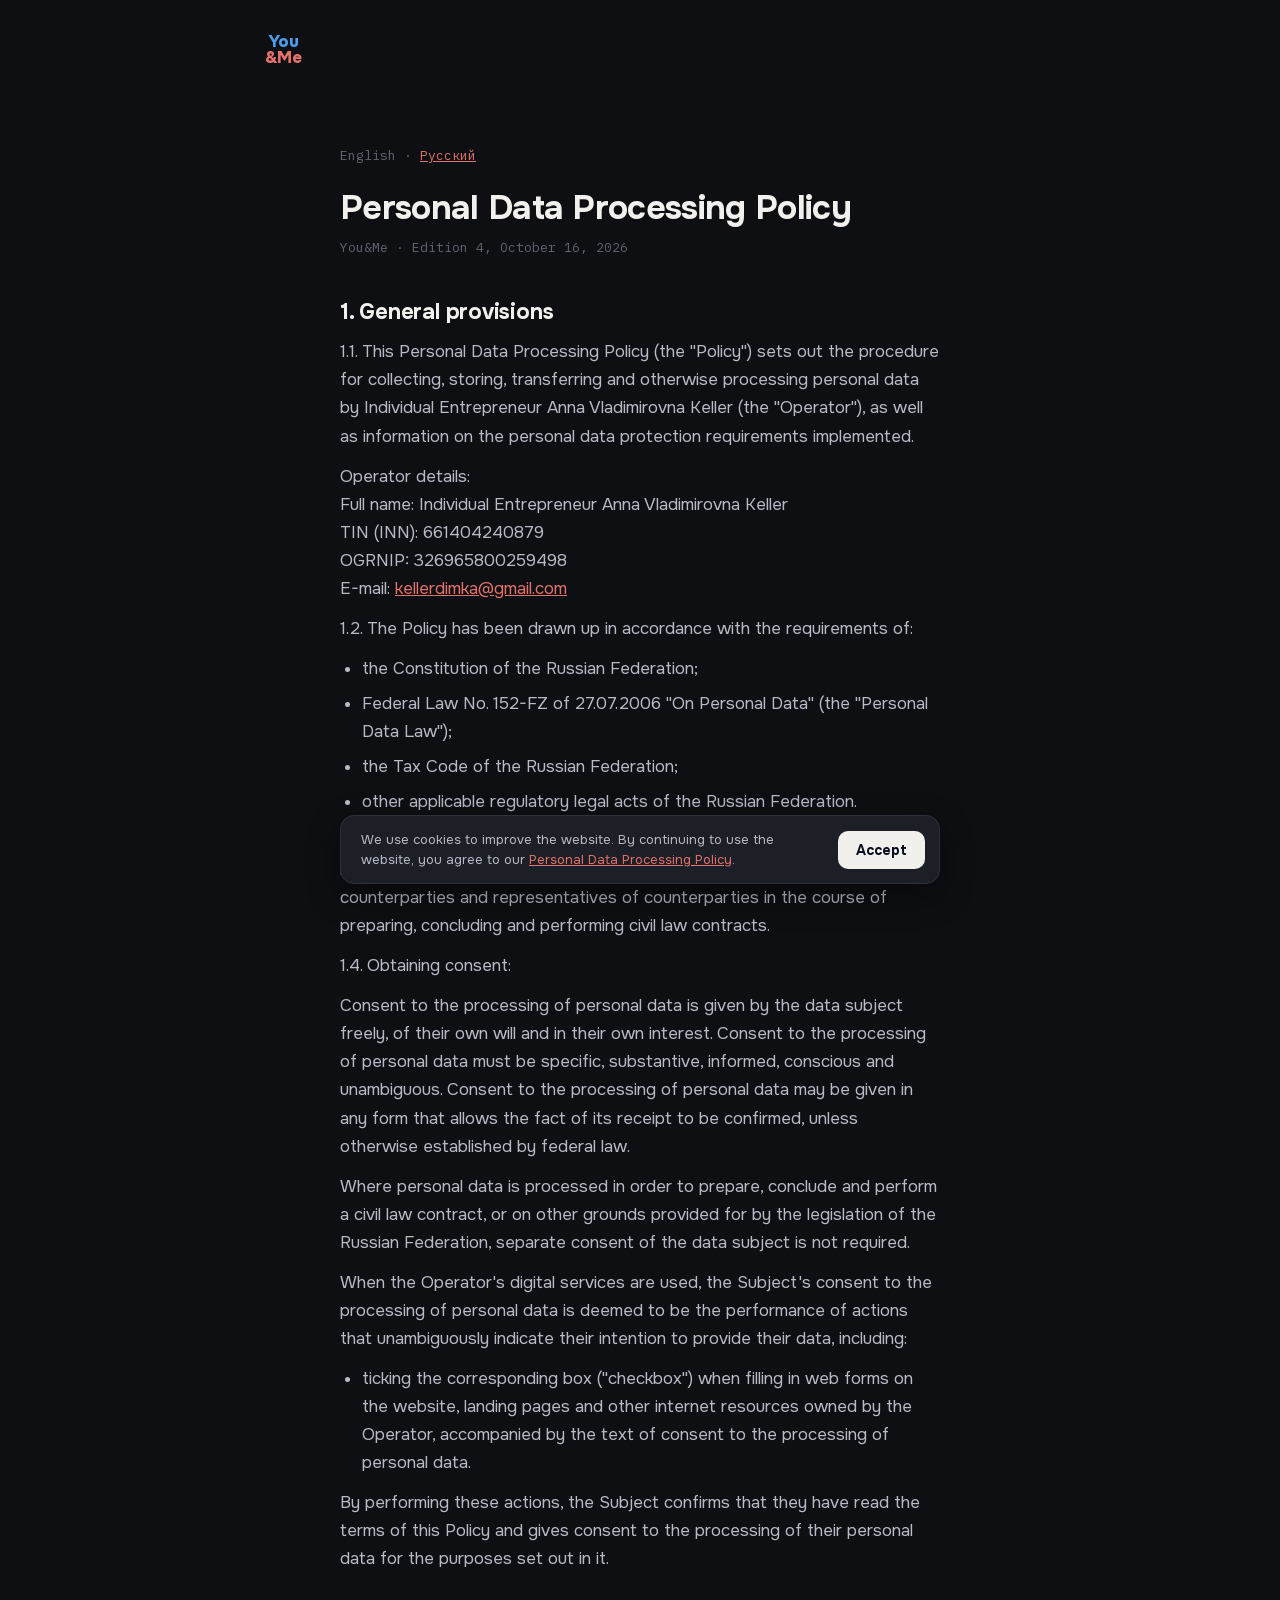
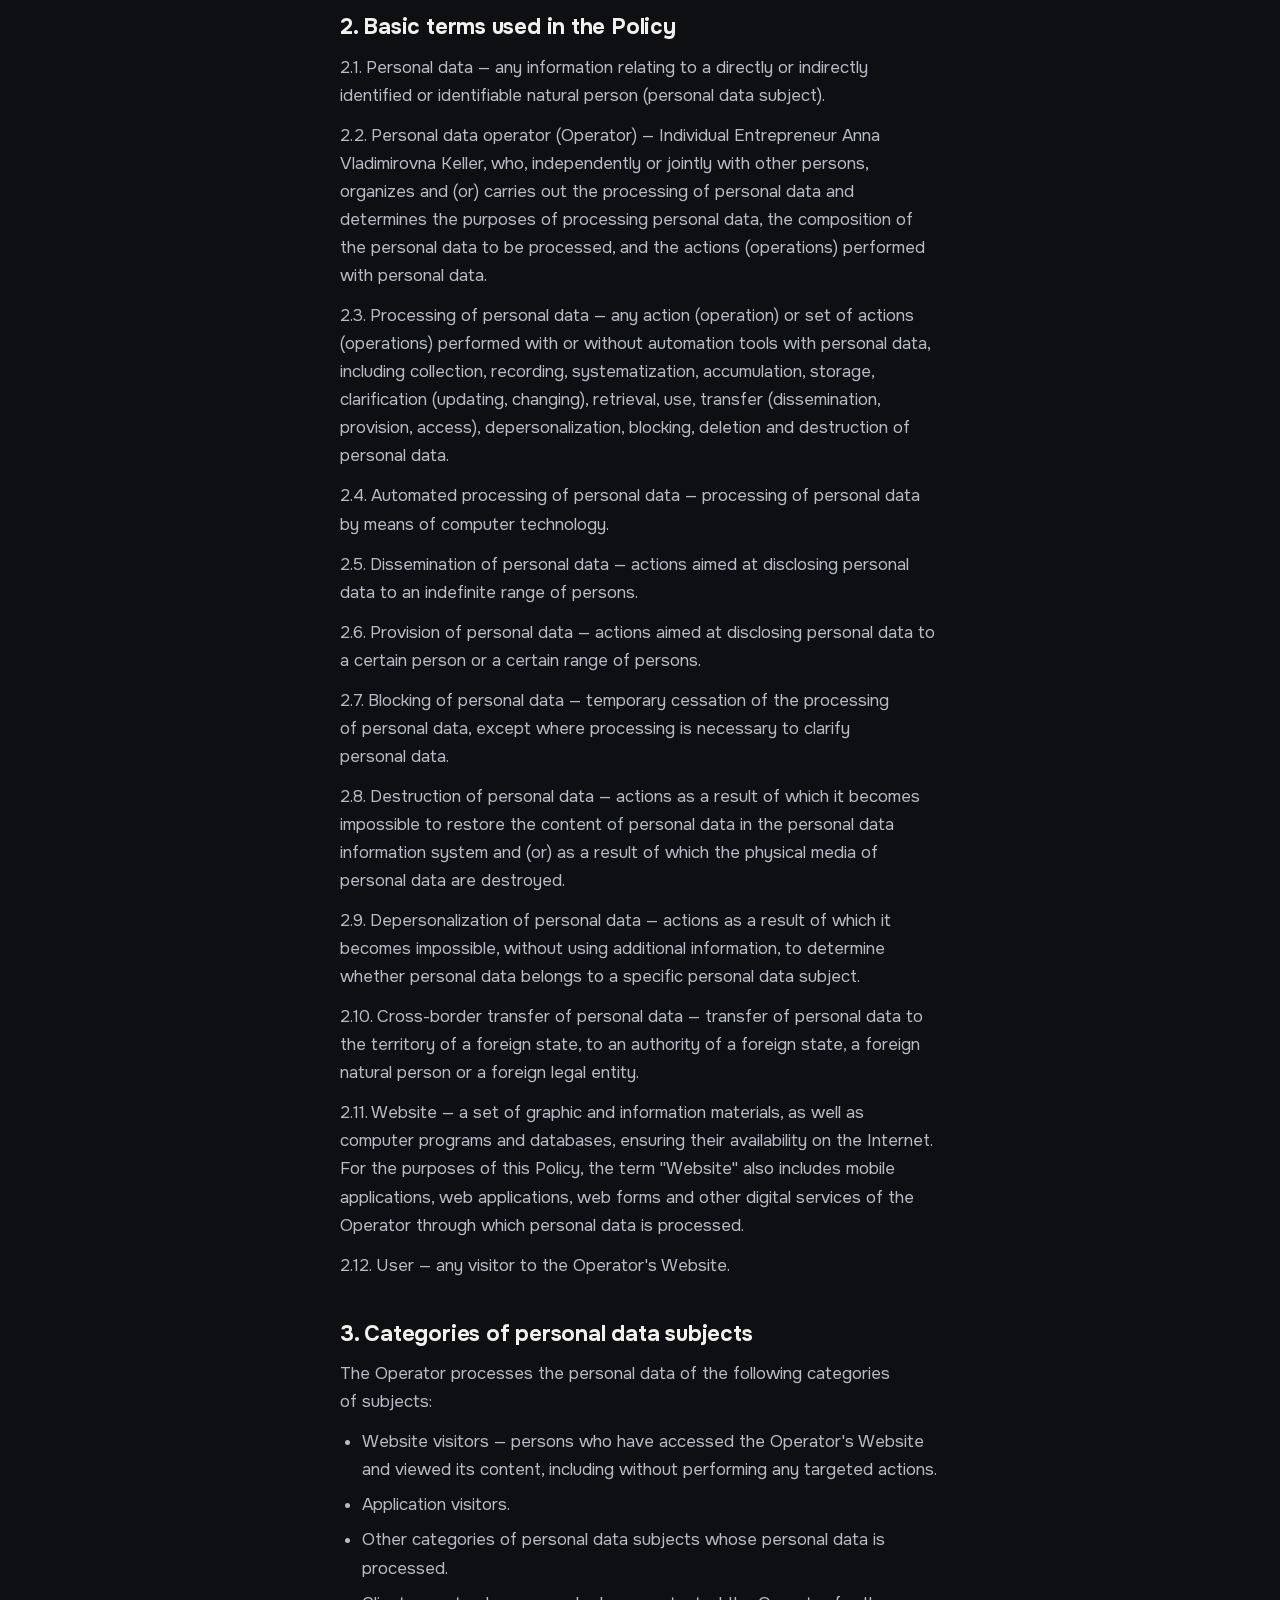
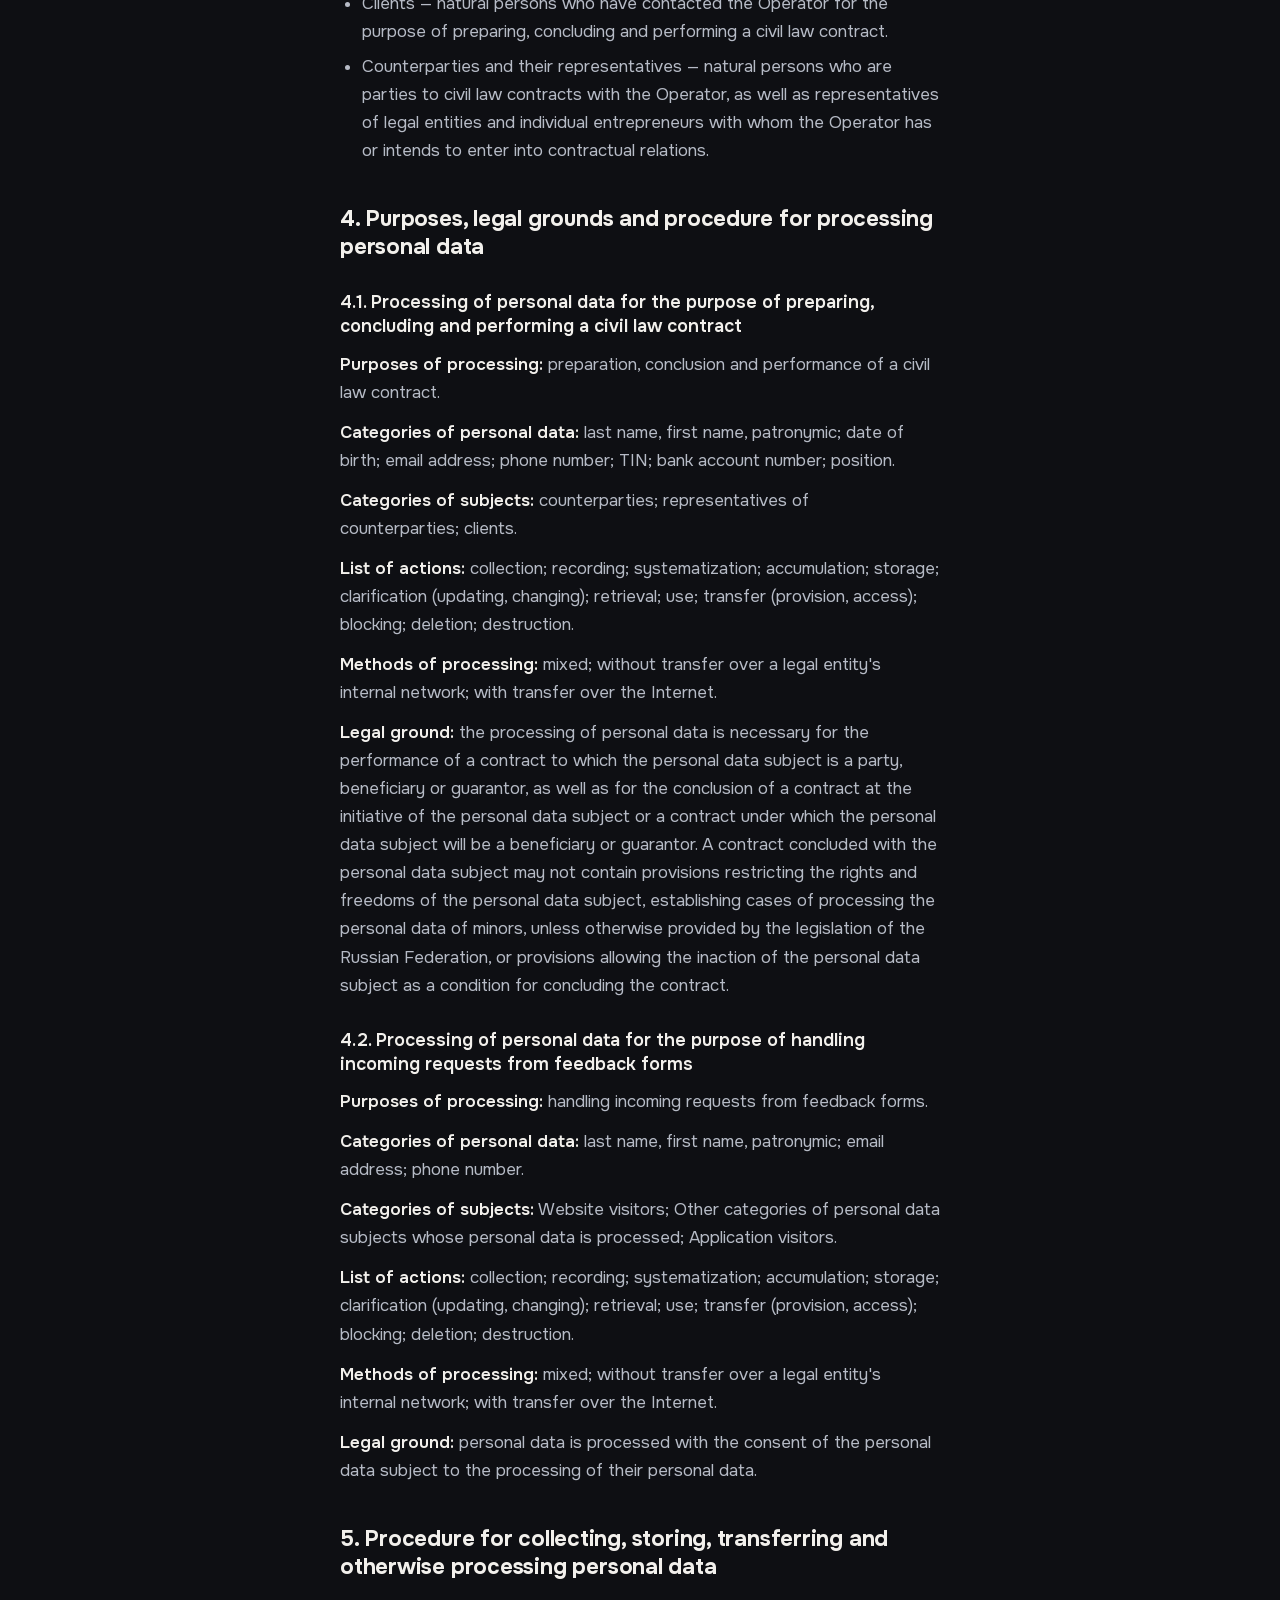
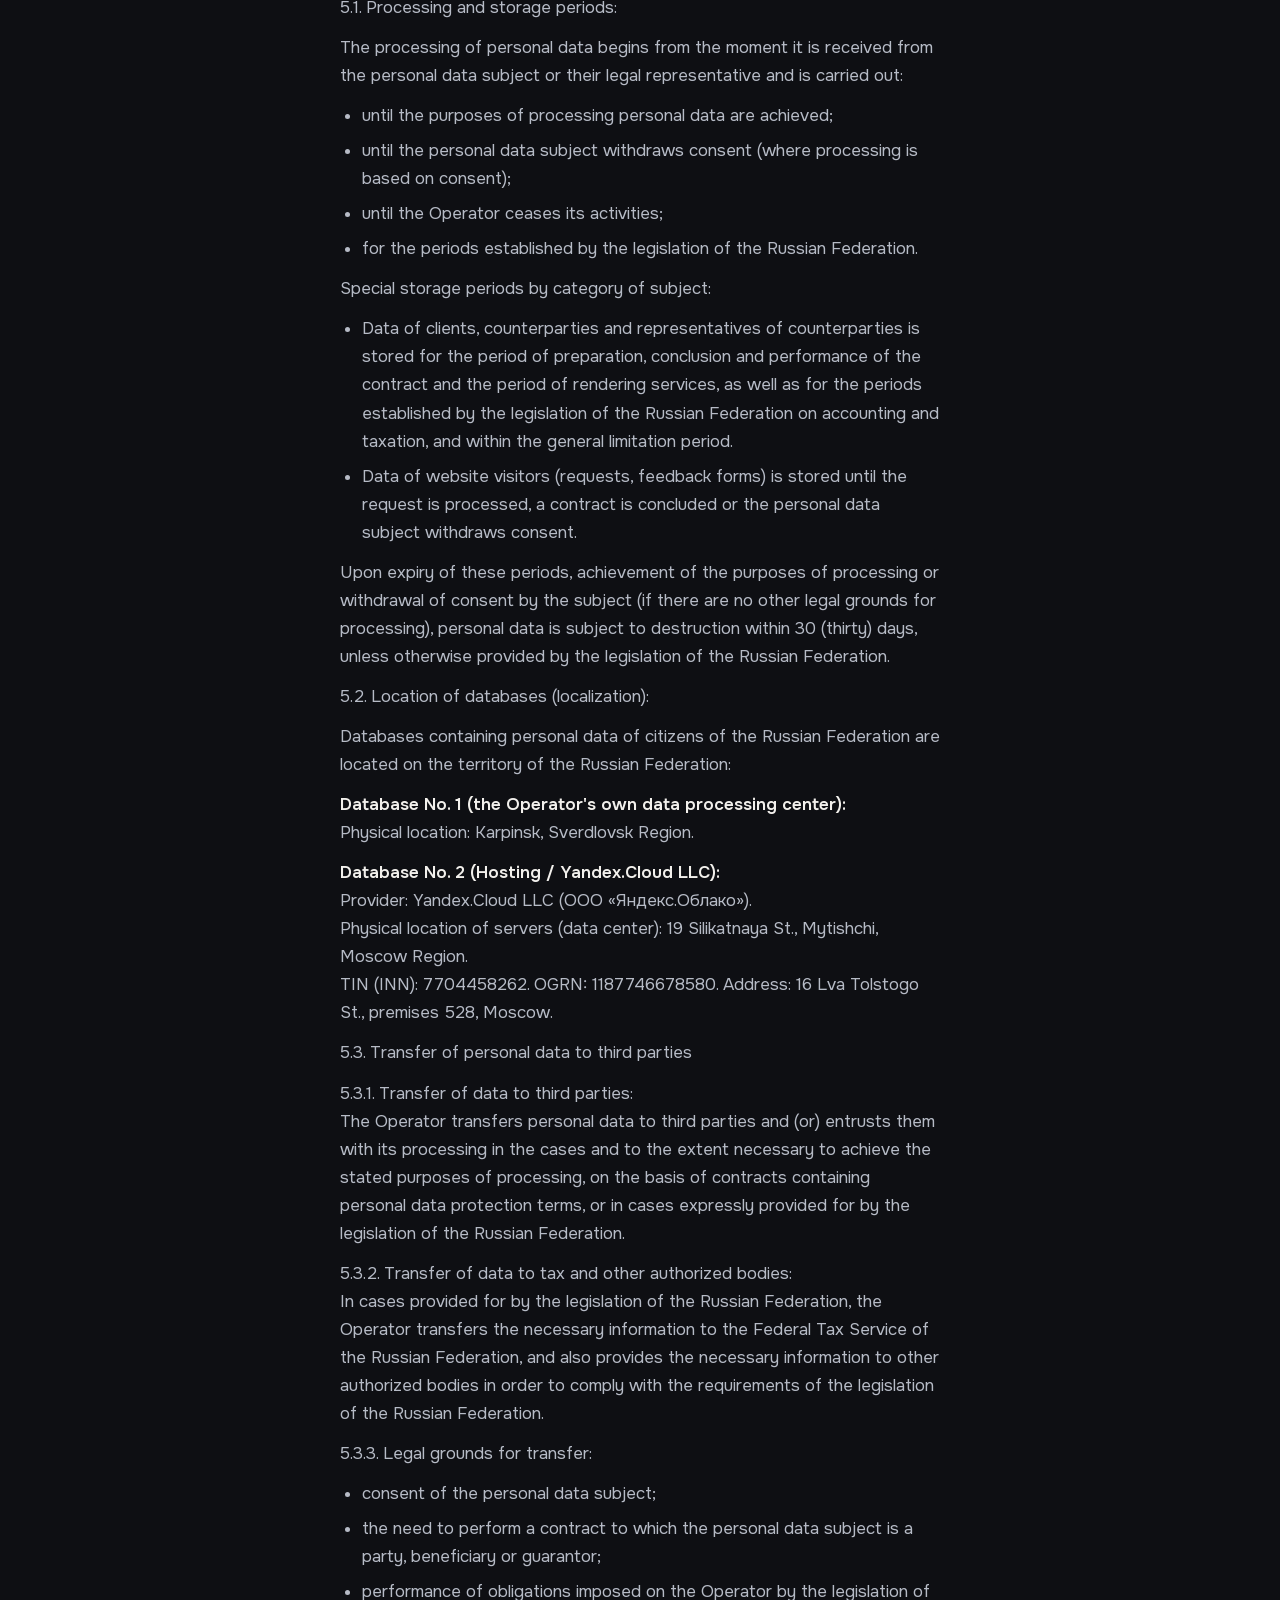
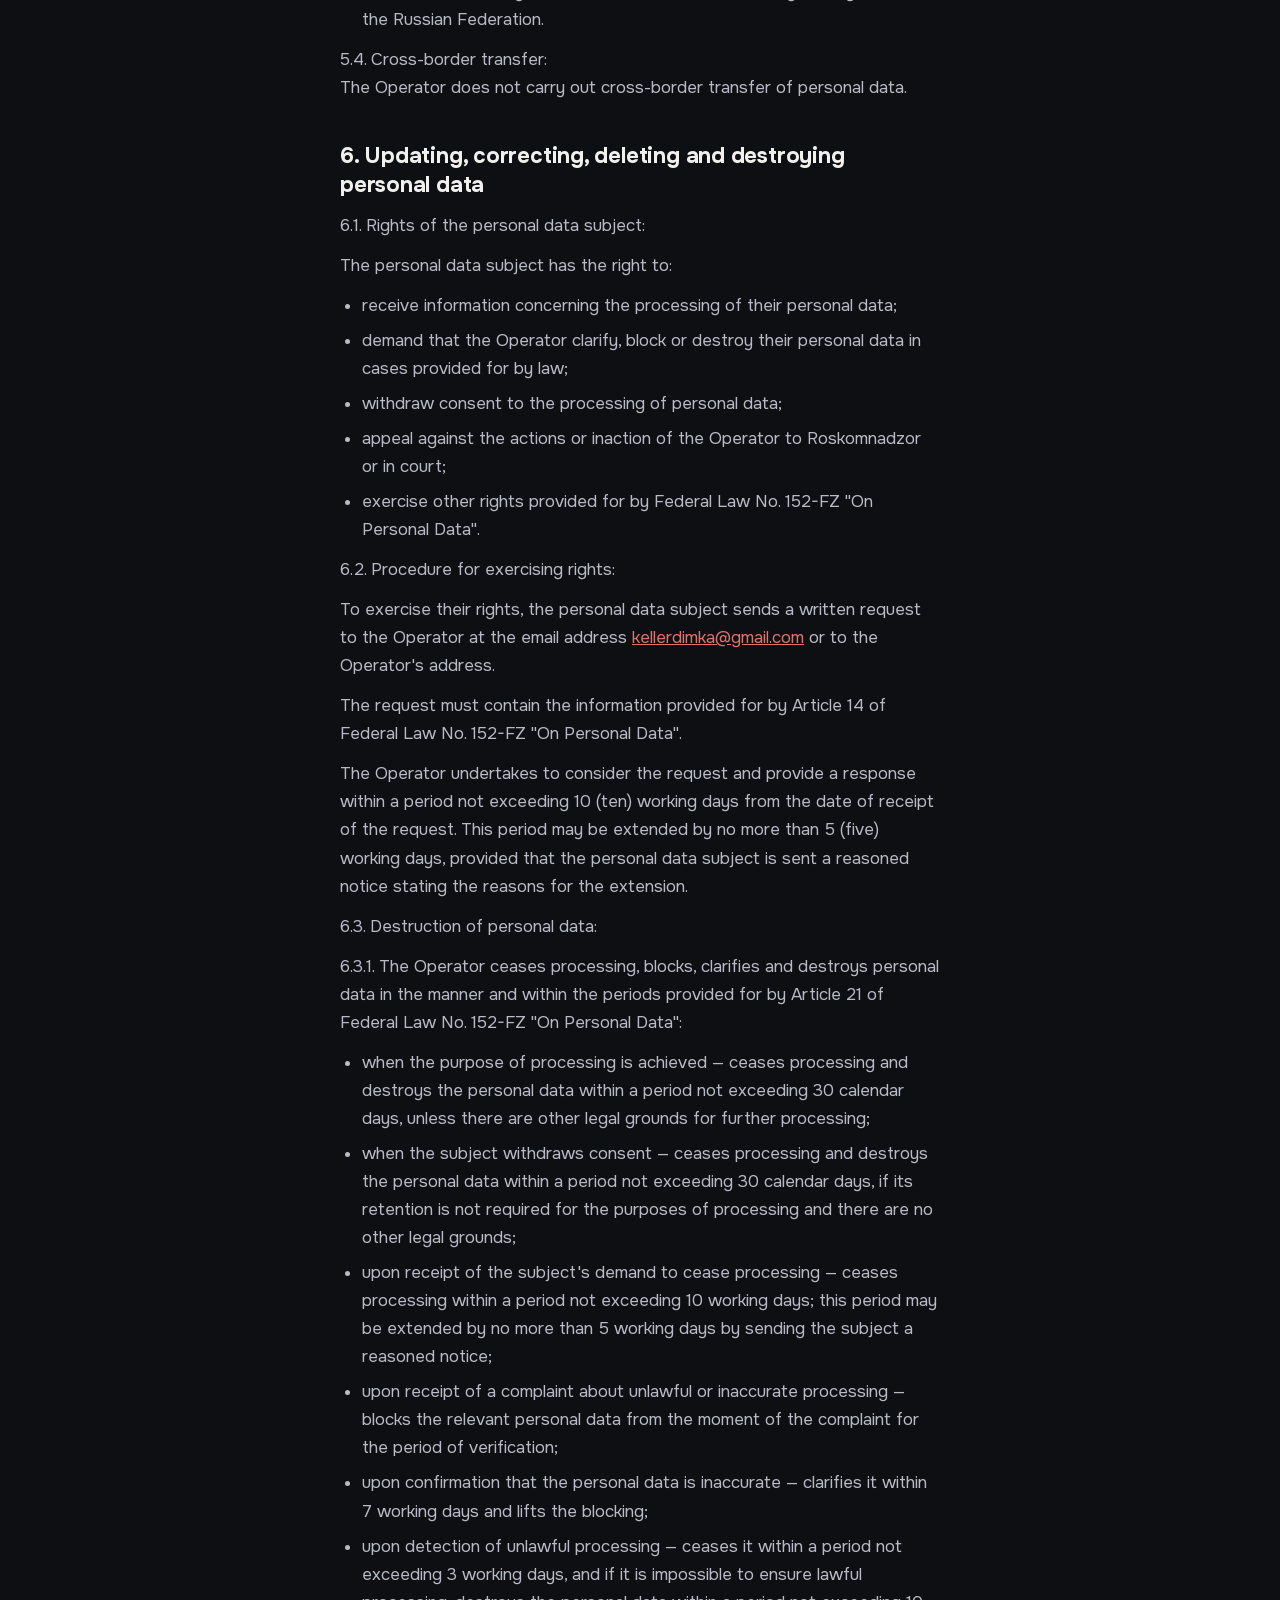
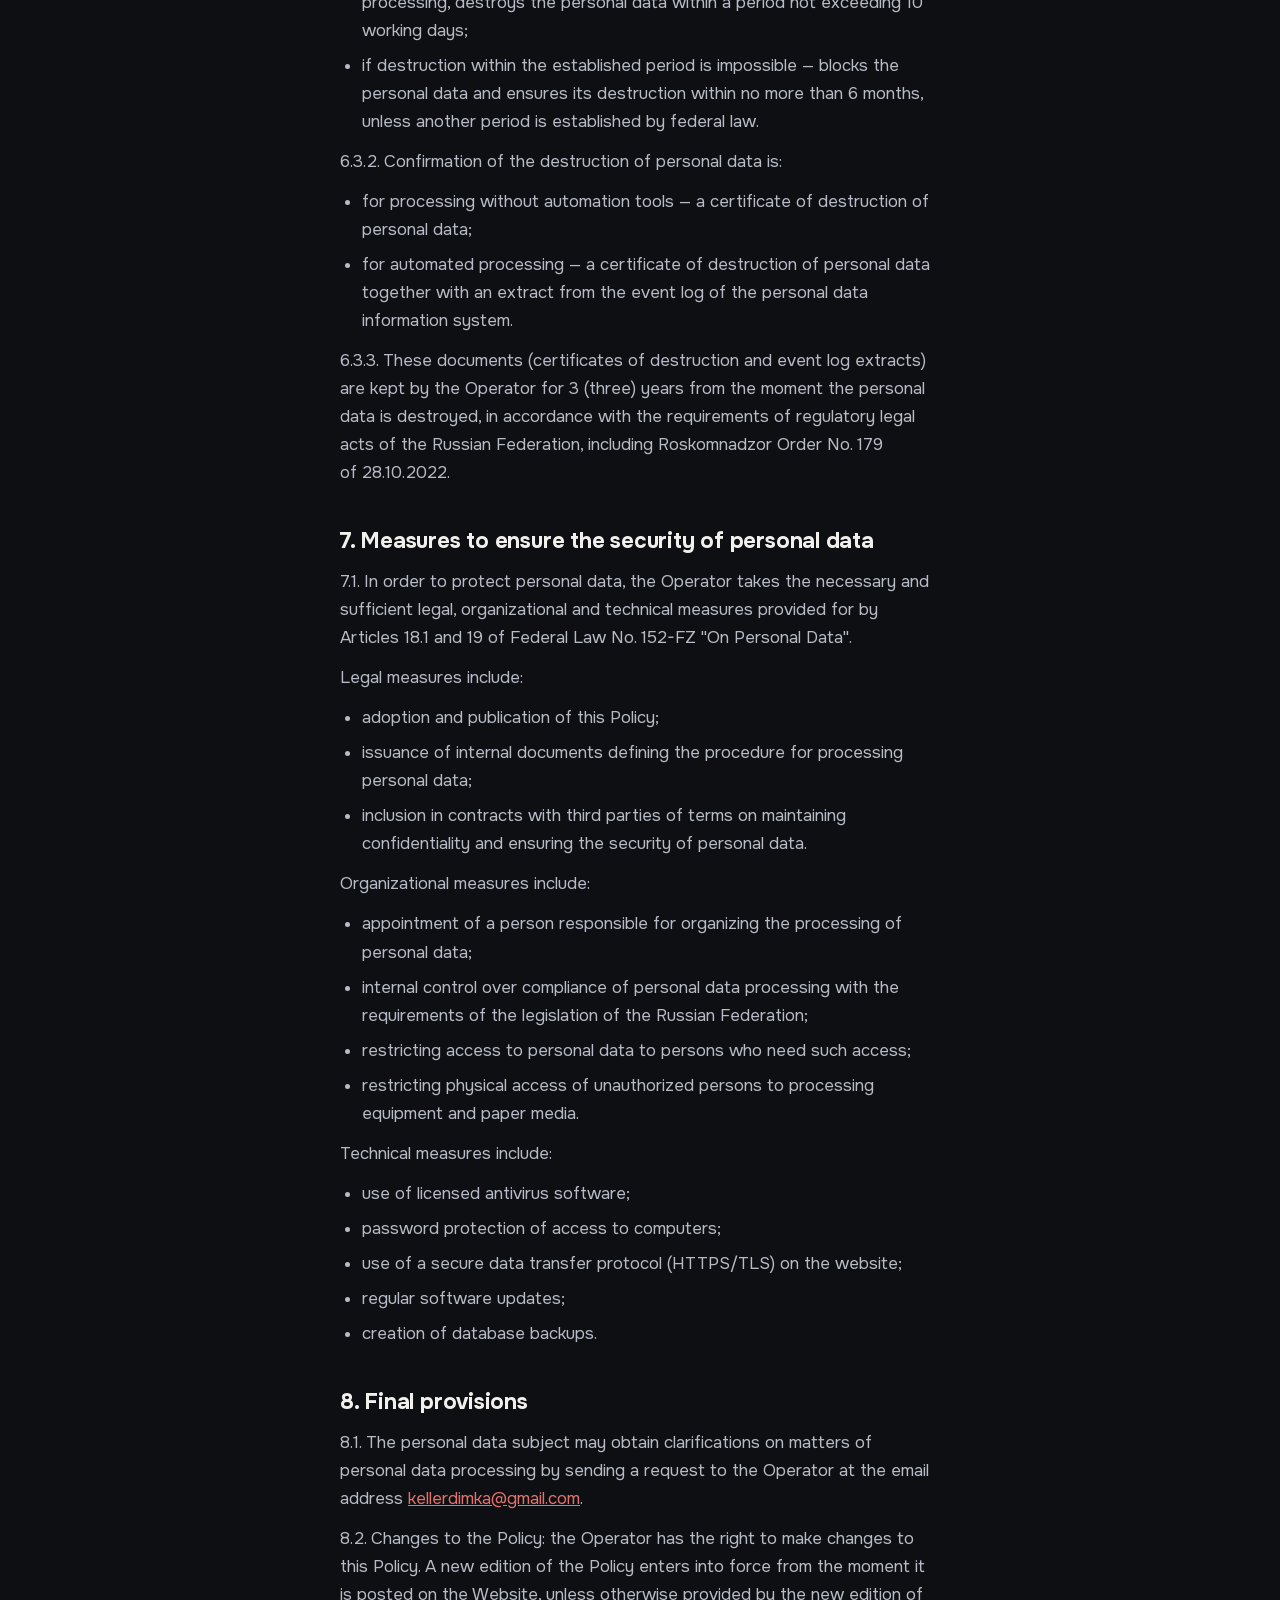
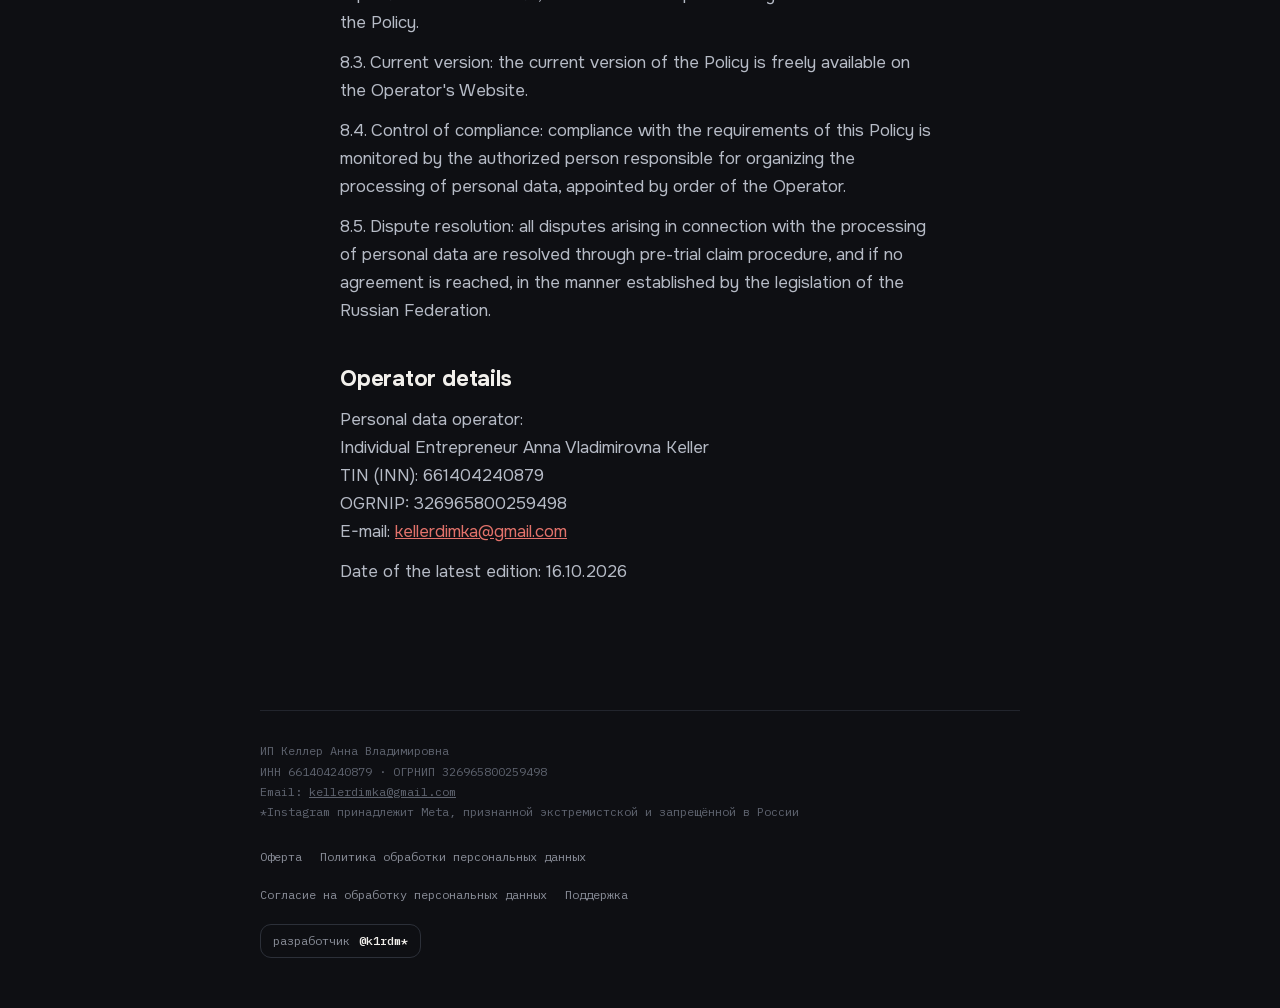
<file: privacy-en.html>
<!DOCTYPE html>
<html lang="en">
<head>
<meta charset="utf-8">
<meta name="viewport" content="width=device-width, initial-scale=1">
<title>Personal Data Processing Policy — You&amp;Me</title>
<link rel="icon" type="image/png" href="favicon.png">
<link rel="apple-touch-icon" href="apple-touch-icon.png">
<link rel="stylesheet" href="style.css">
<script src="cookie.js" defer></script>
</head>
<body>
<div class="wrap">

<header class="top">
  <a class="brand" href="/home">
    <svg width="46" height="46" viewBox="0 0 100 100" role="img" aria-label="You&amp;Me" font-family="Onest, Manrope, system-ui, sans-serif" font-weight="800" font-size="37" letter-spacing="-1.5" text-anchor="middle"><text x="50" y="45" fill="#4C9DEB">You</text><text x="50" y="81" fill="#E2726B">&amp;Me</text></svg>
  </a>
</header>

<main>

<!-- Перевод privacy-ru.html (текст юриста) — пункт в пункт. Меняется русский — меняется и этот. -->

<p class="lang">English · <a href="privacy-ru.html">Русский</a></p>

<h1>Personal Data Processing Policy</h1>
<p class="updated">You&amp;Me · Edition 4, October 16, 2026</p>

<h2>1. General provisions</h2>
<p>1.1. This Personal Data Processing Policy (the "Policy") sets out the procedure for
collecting, storing, transferring and otherwise processing personal data by Individual
Entrepreneur Anna Vladimirovna Keller (the "Operator"), as well as information on the
personal data protection requirements implemented.</p>
<p>Operator details:<br>
Full name: Individual Entrepreneur Anna Vladimirovna Keller<br>
TIN (INN): 661404240879<br>
OGRNIP: 326965800259498<br>
E-mail: <a href="mailto:kellerdimka@gmail.com">kellerdimka@gmail.com</a></p>
<p>1.2. The Policy has been drawn up in accordance with the requirements of:</p>
<ul>
<li>the Constitution of the Russian Federation;</li>
<li>Federal Law No. 152-FZ of 27.07.2006 "On Personal Data" (the "Personal Data Law");</li>
<li>the Tax Code of the Russian Federation;</li>
<li>other applicable regulatory legal acts of the Russian Federation.</li>
</ul>
<p>1.3. This Policy applies to all information that the Operator may obtain through its
websites, web forms and other digital services, as well as from clients, counterparties
and representatives of counterparties in the course of preparing, concluding and performing
civil law contracts.</p>
<p>1.4. Obtaining consent:</p>
<p>Consent to the processing of personal data is given by the data subject freely, of their
own will and in their own interest. Consent to the processing of personal data must be
specific, substantive, informed, conscious and unambiguous. Consent to the processing of
personal data may be given in any form that allows the fact of its receipt to be confirmed,
unless otherwise established by federal law.</p>
<p>Where personal data is processed in order to prepare, conclude and perform a civil law
contract, or on other grounds provided for by the legislation of the Russian Federation,
separate consent of the data subject is not required.</p>
<p>When the Operator's digital services are used, the Subject's consent to the processing of
personal data is deemed to be the performance of actions that unambiguously indicate their
intention to provide their data, including:</p>
<ul>
<li>ticking the corresponding box ("checkbox") when filling in web forms on the website,
landing pages and other internet resources owned by the Operator, accompanied by the text
of consent to the processing of personal data.</li>
</ul>
<p>By performing these actions, the Subject confirms that they have read the terms of this
Policy and gives consent to the processing of their personal data for the purposes set out
in it.</p>

<h2>2. Basic terms used in the Policy</h2>
<p>2.1. Personal data — any information relating to a directly or indirectly identified or
identifiable natural person (personal data subject).</p>
<p>2.2. Personal data operator (Operator) — Individual Entrepreneur Anna Vladimirovna Keller,
who, independently or jointly with other persons, organizes and (or) carries out the
processing of personal data and determines the purposes of processing personal data, the
composition of the personal data to be processed, and the actions (operations) performed
with personal data.</p>
<p>2.3. Processing of personal data — any action (operation) or set of actions (operations)
performed with or without automation tools with personal data, including collection,
recording, systematization, accumulation, storage, clarification (updating, changing),
retrieval, use, transfer (dissemination, provision, access), depersonalization, blocking,
deletion and destruction of personal data.</p>
<p>2.4. Automated processing of personal data — processing of personal data by means of
computer technology.</p>
<p>2.5. Dissemination of personal data — actions aimed at disclosing personal data to an
indefinite range of persons.</p>
<p>2.6. Provision of personal data — actions aimed at disclosing personal data to a certain
person or a certain range of persons.</p>
<p>2.7. Blocking of personal data — temporary cessation of the processing of personal data,
except where processing is necessary to clarify personal data.</p>
<p>2.8. Destruction of personal data — actions as a result of which it becomes impossible to
restore the content of personal data in the personal data information system and (or) as a
result of which the physical media of personal data are destroyed.</p>
<p>2.9. Depersonalization of personal data — actions as a result of which it becomes
impossible, without using additional information, to determine whether personal data
belongs to a specific personal data subject.</p>
<p>2.10. Cross-border transfer of personal data — transfer of personal data to the territory
of a foreign state, to an authority of a foreign state, a foreign natural person or a foreign
legal entity.</p>
<p>2.11. Website — a set of graphic and information materials, as well as computer programs
and databases, ensuring their availability on the Internet. For the purposes of this Policy,
the term "Website" also includes mobile applications, web applications, web forms and other
digital services of the Operator through which personal data is processed.</p>
<p>2.12. User — any visitor to the Operator's Website.</p>

<h2>3. Categories of personal data subjects</h2>
<p>The Operator processes the personal data of the following categories of subjects:</p>
<ul>
<li>Website visitors — persons who have accessed the Operator's Website and viewed its
content, including without performing any targeted actions.</li>
<li>Application visitors.</li>
<li>Other categories of personal data subjects whose personal data is processed.</li>
<li>Clients — natural persons who have contacted the Operator for the purpose of preparing,
concluding and performing a civil law contract.</li>
<li>Counterparties and their representatives — natural persons who are parties to civil law
contracts with the Operator, as well as representatives of legal entities and individual
entrepreneurs with whom the Operator has or intends to enter into contractual relations.</li>
</ul>

<h2>4. Purposes, legal grounds and procedure for processing personal data</h2>
<h3>4.1. Processing of personal data for the purpose of preparing, concluding and performing a civil law contract</h3>
<p><strong>Purposes of processing:</strong> preparation, conclusion and performance of a civil
law contract.</p>
<p><strong>Categories of personal data:</strong> last name, first name, patronymic; date of
birth; email address; phone number; TIN; bank account number; position.</p>
<p><strong>Categories of subjects:</strong> counterparties; representatives of
counterparties; clients.</p>
<p><strong>List of actions:</strong> collection; recording; systematization; accumulation;
storage; clarification (updating, changing); retrieval; use; transfer (provision, access);
blocking; deletion; destruction.</p>
<p><strong>Methods of processing:</strong> mixed; without transfer over a legal entity's
internal network; with transfer over the Internet.</p>
<p><strong>Legal ground:</strong> the processing of personal data is necessary for the
performance of a contract to which the personal data subject is a party, beneficiary or
guarantor, as well as for the conclusion of a contract at the initiative of the personal data
subject or a contract under which the personal data subject will be a beneficiary or
guarantor. A contract concluded with the personal data subject may not contain provisions
restricting the rights and freedoms of the personal data subject, establishing cases of
processing the personal data of minors, unless otherwise provided by the legislation of the
Russian Federation, or provisions allowing the inaction of the personal data subject as a
condition for concluding the contract.</p>
<h3>4.2. Processing of personal data for the purpose of handling incoming requests from feedback forms</h3>
<p><strong>Purposes of processing:</strong> handling incoming requests from feedback forms.</p>
<p><strong>Categories of personal data:</strong> last name, first name, patronymic; email
address; phone number.</p>
<p><strong>Categories of subjects:</strong> Website visitors; Other categories of personal
data subjects whose personal data is processed; Application visitors.</p>
<p><strong>List of actions:</strong> collection; recording; systematization; accumulation;
storage; clarification (updating, changing); retrieval; use; transfer (provision, access);
blocking; deletion; destruction.</p>
<p><strong>Methods of processing:</strong> mixed; without transfer over a legal entity's
internal network; with transfer over the Internet.</p>
<p><strong>Legal ground:</strong> personal data is processed with the consent of the
personal data subject to the processing of their personal data.</p>

<h2>5. Procedure for collecting, storing, transferring and otherwise processing personal data</h2>
<p>5.1. Processing and storage periods:</p>
<p>The processing of personal data begins from the moment it is received from the personal
data subject or their legal representative and is carried out:</p>
<ul>
<li>until the purposes of processing personal data are achieved;</li>
<li>until the personal data subject withdraws consent (where processing is based on
consent);</li>
<li>until the Operator ceases its activities;</li>
<li>for the periods established by the legislation of the Russian Federation.</li>
</ul>
<p>Special storage periods by category of subject:</p>
<ul>
<li>Data of clients, counterparties and representatives of counterparties is stored for the
period of preparation, conclusion and performance of the contract and the period of
rendering services, as well as for the periods established by the legislation of the
Russian Federation on accounting and taxation, and within the general limitation period.</li>
<li>Data of website visitors (requests, feedback forms) is stored until the request is
processed, a contract is concluded or the personal data subject withdraws consent.</li>
</ul>
<p>Upon expiry of these periods, achievement of the purposes of processing or withdrawal of
consent by the subject (if there are no other legal grounds for processing), personal data is
subject to destruction within 30 (thirty) days, unless otherwise provided by the legislation
of the Russian Federation.</p>
<p>5.2. Location of databases (localization):</p>
<p>Databases containing personal data of citizens of the Russian Federation are located on
the territory of the Russian Federation:</p>
<p><strong>Database No. 1 (the Operator's own data processing center):</strong><br>
Physical location: Karpinsk, Sverdlovsk Region.</p>
<p><strong>Database No. 2 (Hosting / Yandex.Cloud LLC):</strong><br>
Provider: Yandex.Cloud LLC (ООО «Яндекс.Облако»).<br>
Physical location of servers (data center): 19 Silikatnaya St., Mytishchi, Moscow Region.<br>
TIN (INN): 7704458262. OGRN: 1187746678580. Address: 16 Lva Tolstogo St., premises 528,
Moscow.</p>
<p>5.3. Transfer of personal data to third parties</p>
<p>5.3.1. Transfer of data to third parties:<br>
The Operator transfers personal data to third parties and (or) entrusts them with its
processing in the cases and to the extent necessary to achieve the stated purposes of
processing, on the basis of contracts containing personal data protection terms, or in cases
expressly provided for by the legislation of the Russian Federation.</p>
<p>5.3.2. Transfer of data to tax and other authorized bodies:<br>
In cases provided for by the legislation of the Russian Federation, the Operator transfers
the necessary information to the Federal Tax Service of the Russian Federation, and also
provides the necessary information to other authorized bodies in order to comply with the
requirements of the legislation of the Russian Federation.</p>
<p>5.3.3. Legal grounds for transfer:</p>
<ul>
<li>consent of the personal data subject;</li>
<li>the need to perform a contract to which the personal data subject is a party,
beneficiary or guarantor;</li>
<li>performance of obligations imposed on the Operator by the legislation of the Russian
Federation.</li>
</ul>
<p>5.4. Cross-border transfer:<br>
The Operator does not carry out cross-border transfer of personal data.</p>

<h2>6. Updating, correcting, deleting and destroying personal data</h2>
<p>6.1. Rights of the personal data subject:</p>
<p>The personal data subject has the right to:</p>
<ul>
<li>receive information concerning the processing of their personal data;</li>
<li>demand that the Operator clarify, block or destroy their personal data in cases provided
for by law;</li>
<li>withdraw consent to the processing of personal data;</li>
<li>appeal against the actions or inaction of the Operator to Roskomnadzor or in court;</li>
<li>exercise other rights provided for by Federal Law No. 152-FZ "On Personal Data".</li>
</ul>
<p>6.2. Procedure for exercising rights:</p>
<p>To exercise their rights, the personal data subject sends a written request to the Operator
at the email address <a href="mailto:kellerdimka@gmail.com">kellerdimka@gmail.com</a> or to
the Operator's address.</p>
<p>The request must contain the information provided for by Article 14 of Federal Law
No. 152-FZ "On Personal Data".</p>
<p>The Operator undertakes to consider the request and provide a response within a period not
exceeding 10 (ten) working days from the date of receipt of the request. This period may be
extended by no more than 5 (five) working days, provided that the personal data subject is
sent a reasoned notice stating the reasons for the extension.</p>
<p>6.3. Destruction of personal data:</p>
<p>6.3.1. The Operator ceases processing, blocks, clarifies and destroys personal data in the
manner and within the periods provided for by Article 21 of Federal Law No. 152-FZ "On
Personal Data":</p>
<ul>
<li>when the purpose of processing is achieved — ceases processing and destroys the personal
data within a period not exceeding 30 calendar days, unless there are other legal grounds
for further processing;</li>
<li>when the subject withdraws consent — ceases processing and destroys the personal data
within a period not exceeding 30 calendar days, if its retention is not required for the
purposes of processing and there are no other legal grounds;</li>
<li>upon receipt of the subject's demand to cease processing — ceases processing within a
period not exceeding 10 working days; this period may be extended by no more than 5 working
days by sending the subject a reasoned notice;</li>
<li>upon receipt of a complaint about unlawful or inaccurate processing — blocks the
relevant personal data from the moment of the complaint for the period of verification;</li>
<li>upon confirmation that the personal data is inaccurate — clarifies it within 7 working
days and lifts the blocking;</li>
<li>upon detection of unlawful processing — ceases it within a period not exceeding
3 working days, and if it is impossible to ensure lawful processing, destroys the personal
data within a period not exceeding 10 working days;</li>
<li>if destruction within the established period is impossible — blocks the personal data
and ensures its destruction within no more than 6 months, unless another period is
established by federal law.</li>
</ul>
<p>6.3.2. Confirmation of the destruction of personal data is:</p>
<ul>
<li>for processing without automation tools — a certificate of destruction of personal
data;</li>
<li>for automated processing — a certificate of destruction of personal data together with
an extract from the event log of the personal data information system.</li>
</ul>
<p>6.3.3. These documents (certificates of destruction and event log extracts) are kept by
the Operator for 3 (three) years from the moment the personal data is destroyed, in
accordance with the requirements of regulatory legal acts of the Russian Federation,
including Roskomnadzor Order No. 179 of 28.10.2022.</p>

<h2>7. Measures to ensure the security of personal data</h2>
<p>7.1. In order to protect personal data, the Operator takes the necessary and sufficient
legal, organizational and technical measures provided for by Articles 18.1 and 19 of Federal
Law No. 152-FZ "On Personal Data".</p>
<p>Legal measures include:</p>
<ul>
<li>adoption and publication of this Policy;</li>
<li>issuance of internal documents defining the procedure for processing personal data;</li>
<li>inclusion in contracts with third parties of terms on maintaining confidentiality and
ensuring the security of personal data.</li>
</ul>
<p>Organizational measures include:</p>
<ul>
<li>appointment of a person responsible for organizing the processing of personal data;</li>
<li>internal control over compliance of personal data processing with the requirements of
the legislation of the Russian Federation;</li>
<li>restricting access to personal data to persons who need such access;</li>
<li>restricting physical access of unauthorized persons to processing equipment and paper
media.</li>
</ul>
<p>Technical measures include:</p>
<ul>
<li>use of licensed antivirus software;</li>
<li>password protection of access to computers;</li>
<li>use of a secure data transfer protocol (HTTPS/TLS) on the website;</li>
<li>regular software updates;</li>
<li>creation of database backups.</li>
</ul>

<h2>8. Final provisions</h2>
<p>8.1. The personal data subject may obtain clarifications on matters of personal data
processing by sending a request to the Operator at the email address
<a href="mailto:kellerdimka@gmail.com">kellerdimka@gmail.com</a>.</p>
<p>8.2. Changes to the Policy: the Operator has the right to make changes to this Policy. A
new edition of the Policy enters into force from the moment it is posted on the Website,
unless otherwise provided by the new edition of the Policy.</p>
<p>8.3. Current version: the current version of the Policy is freely available on the
Operator's Website.</p>
<p>8.4. Control of compliance: compliance with the requirements of this Policy is monitored by
the authorized person responsible for organizing the processing of personal data, appointed
by order of the Operator.</p>
<p>8.5. Dispute resolution: all disputes arising in connection with the processing of personal
data are resolved through pre-trial claim procedure, and if no agreement is reached, in the
manner established by the legislation of the Russian Federation.</p>

<h2>Operator details</h2>
<p>Personal data operator:<br>
Individual Entrepreneur Anna Vladimirovna Keller<br>
TIN (INN): 661404240879<br>
OGRNIP: 326965800259498<br>
E-mail: <a href="mailto:kellerdimka@gmail.com">kellerdimka@gmail.com</a></p>

<p>Date of the latest edition: 16.10.2026</p>

</main>

<footer class="foot">
  <div class="foot-req">
    ИП Келлер Анна Владимировна<br>
    ИНН 661404240879 · ОГРНИП 326965800259498<br>
    Email: <a href="mailto:kellerdimka@gmail.com">kellerdimka@gmail.com</a><br>
    *Instagram принадлежит Meta, признанной экстремистской и запрещённой в России
  </div>
  <div class="foot-links">
    <a href="offer.html">Оферта</a>
    <a href="privacy-ru.html">Политика обработки персональных данных</a>
    <a href="consent-ru.html">Согласие на обработку персональных данных</a>
    <a href="support.html">Поддержка</a>
    <a class="foot-ig" href="https://www.instagram.com/k1rdm/" rel="me"><span>разработчик</span><b>@k1rdm*</b></a>
  </div>
</footer>

</div>
</body>
</html>
</file>
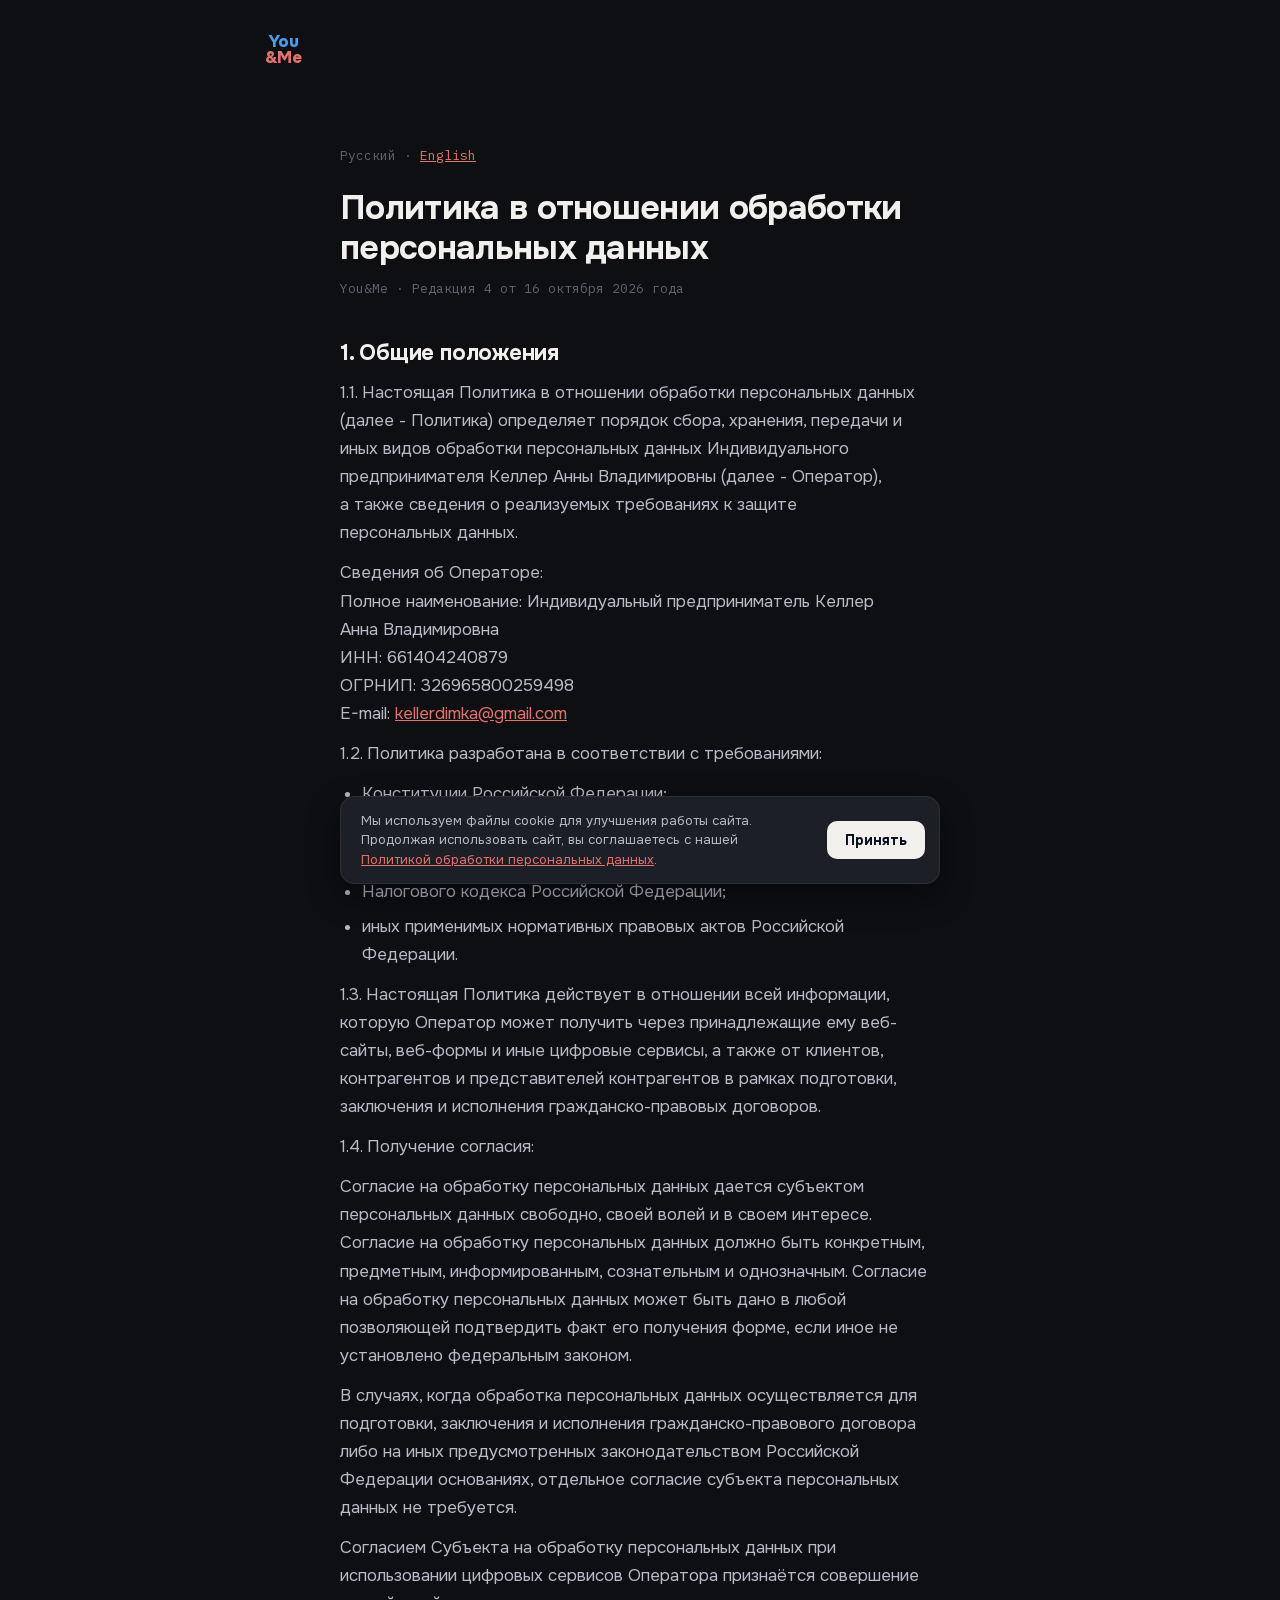
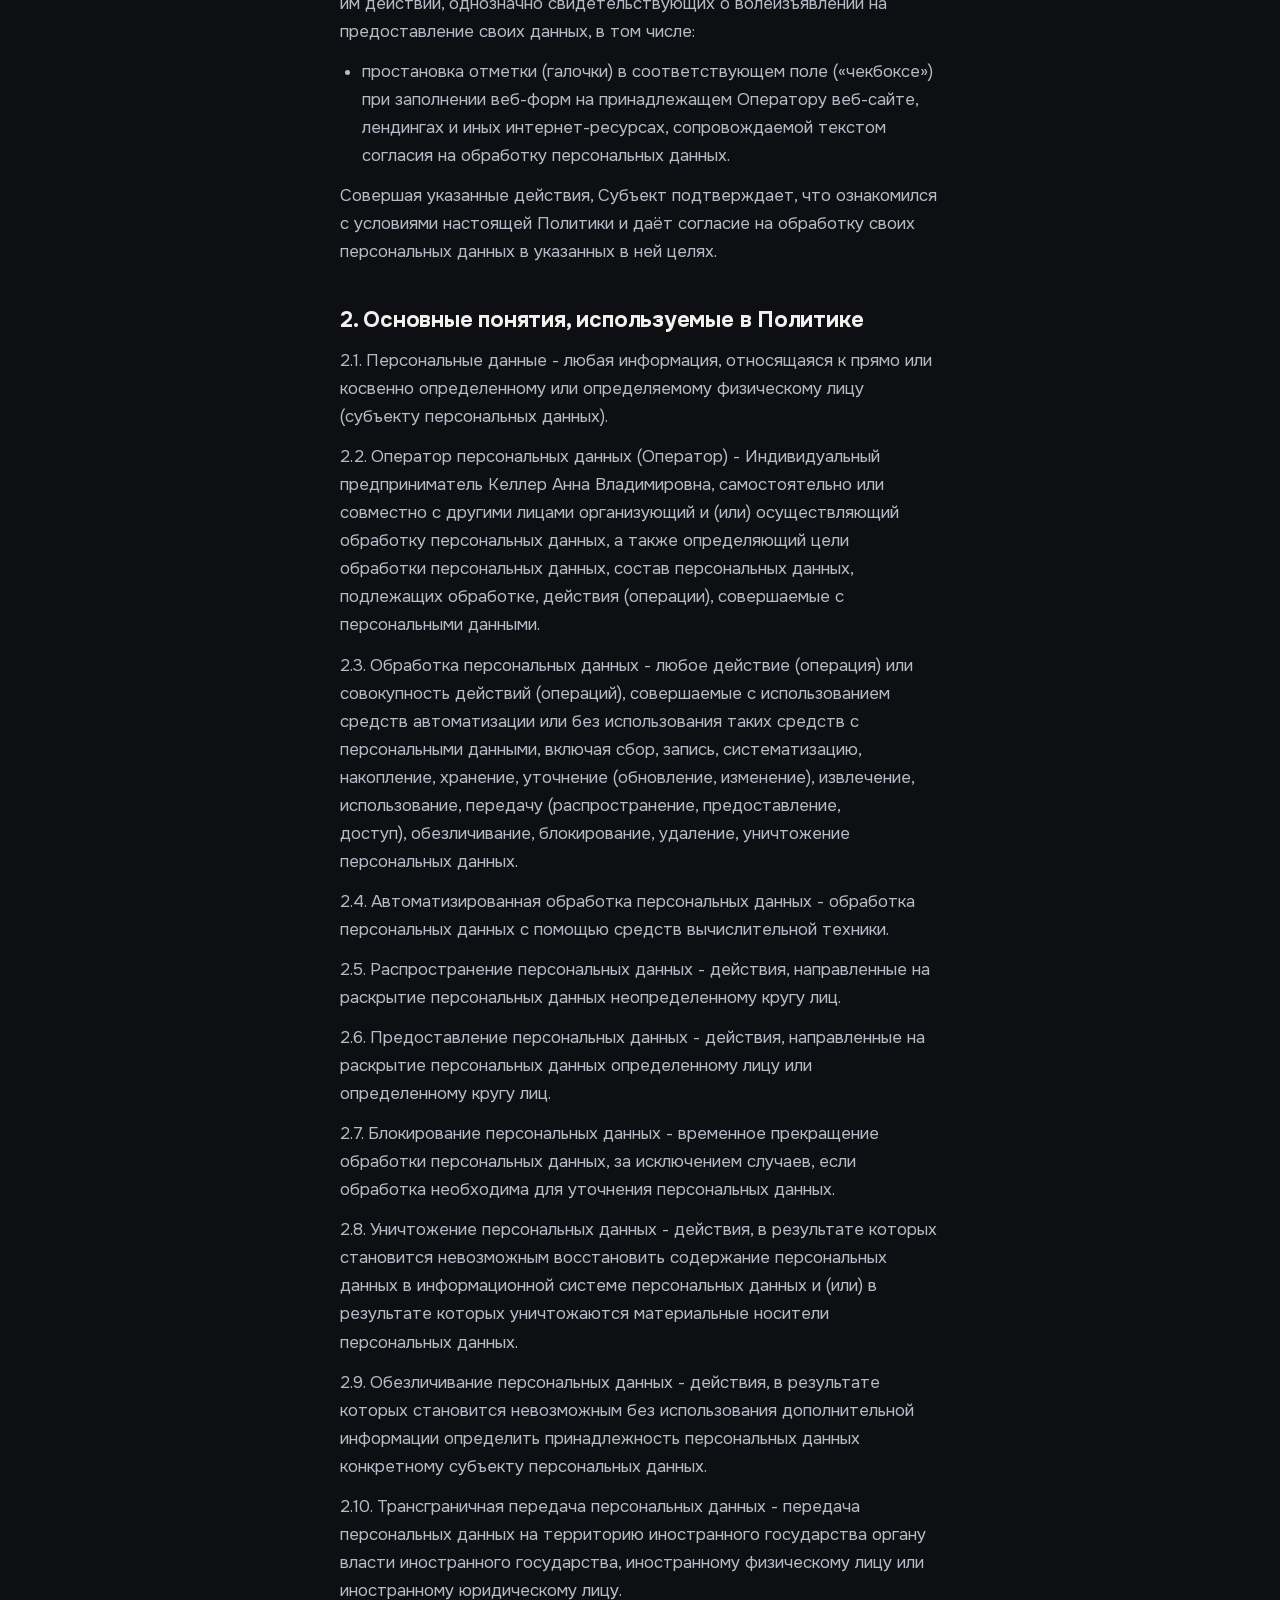
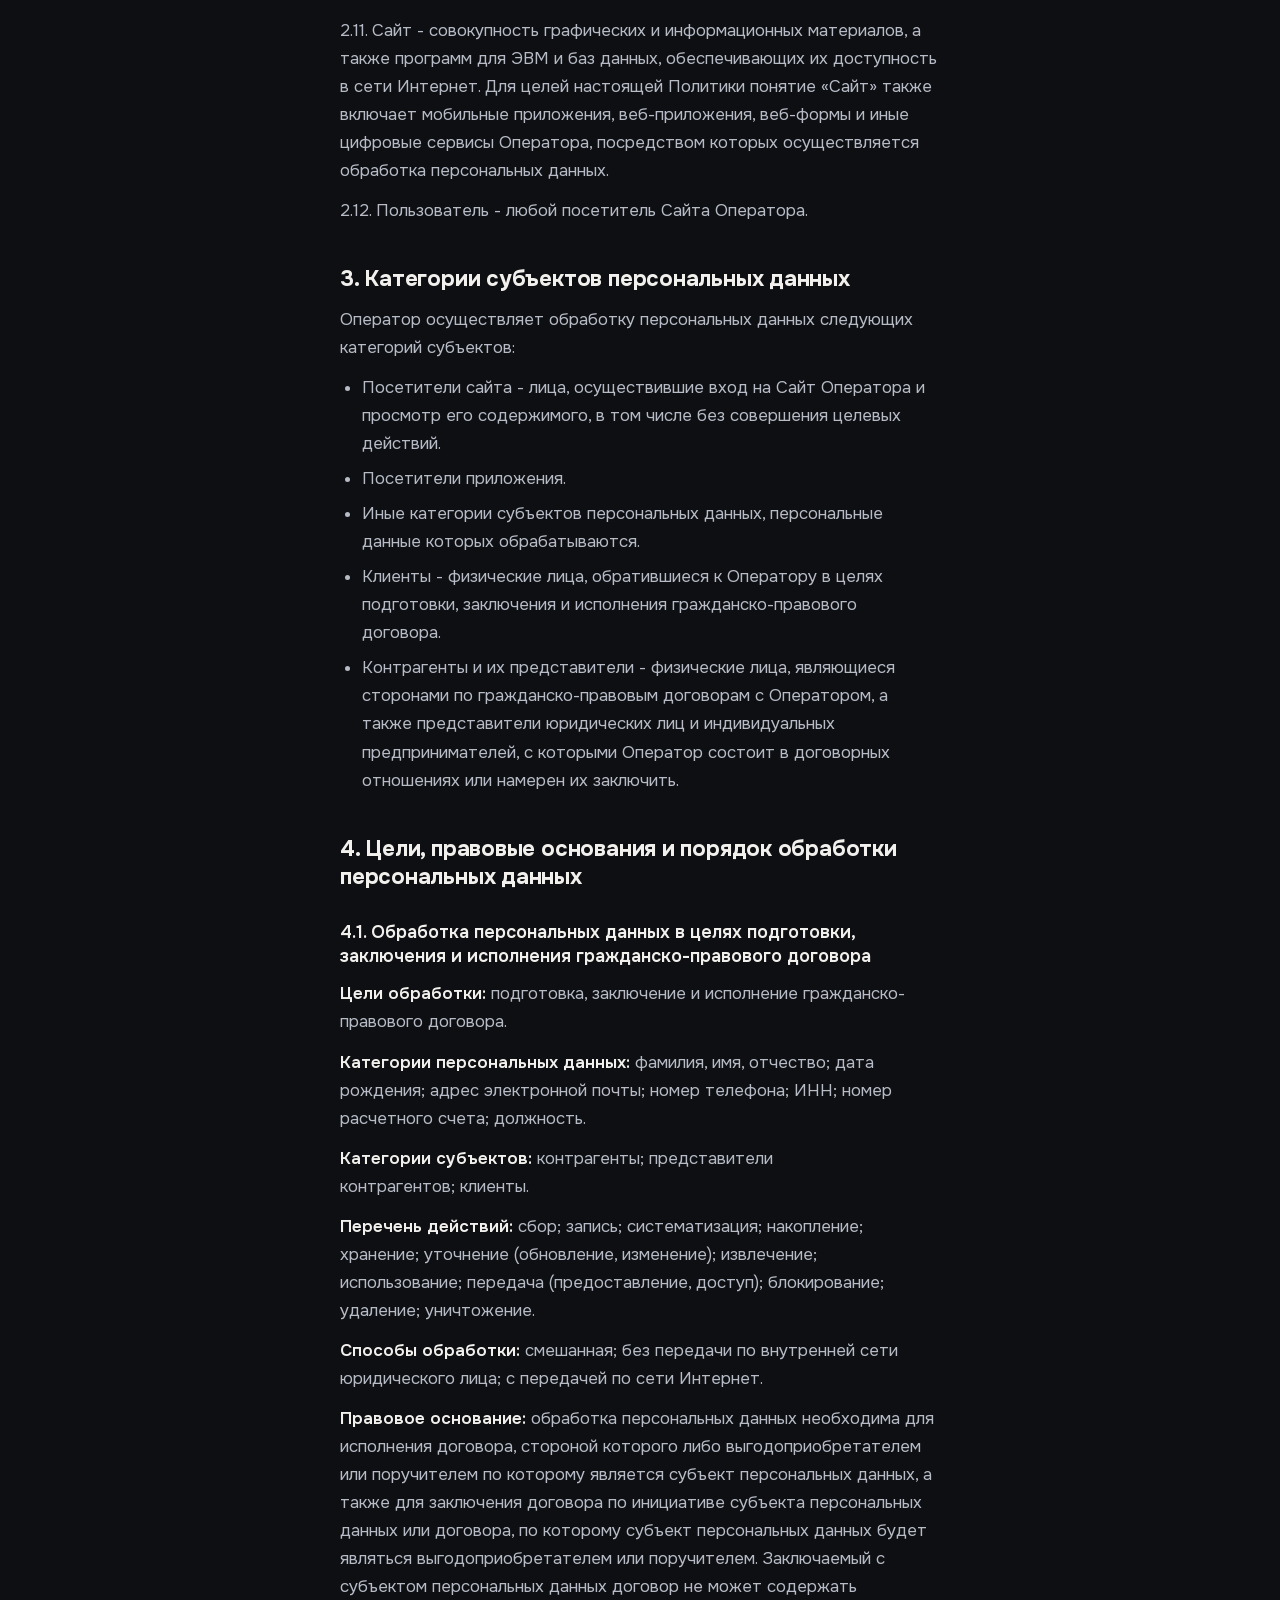
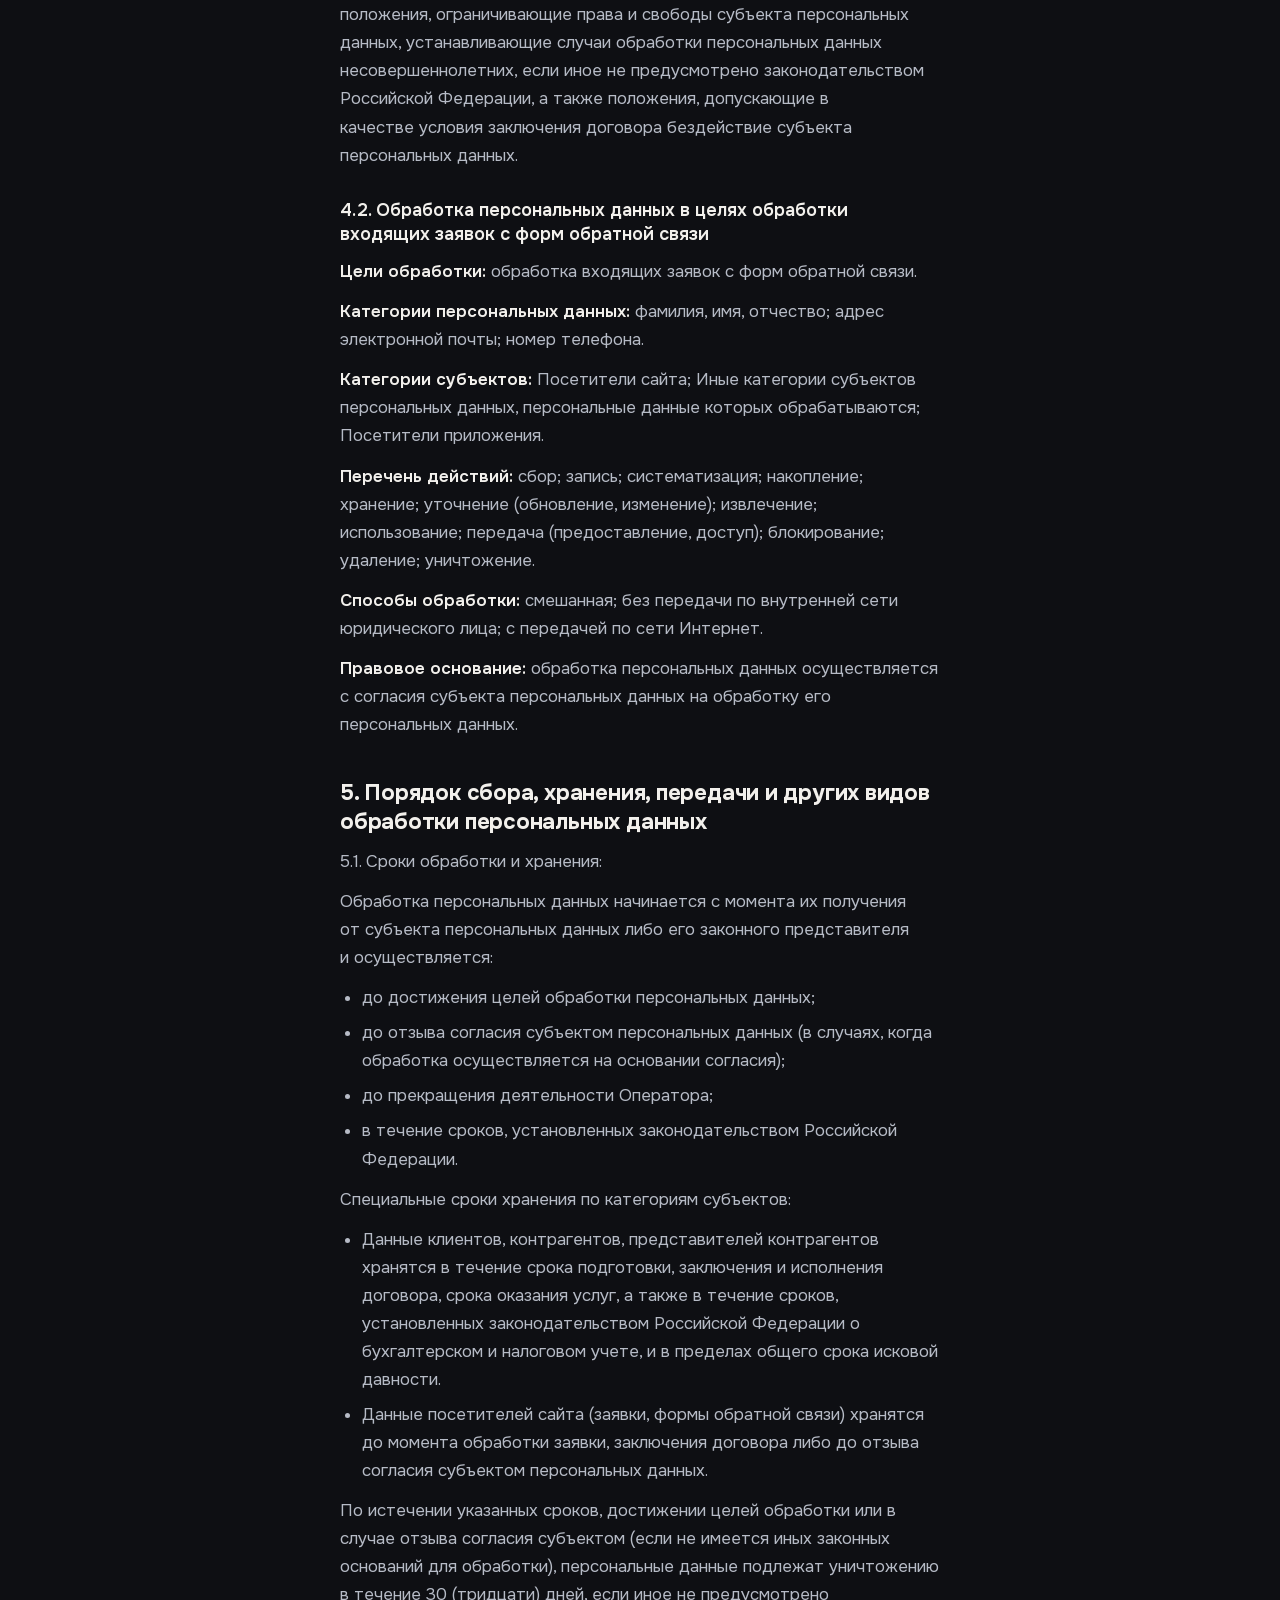
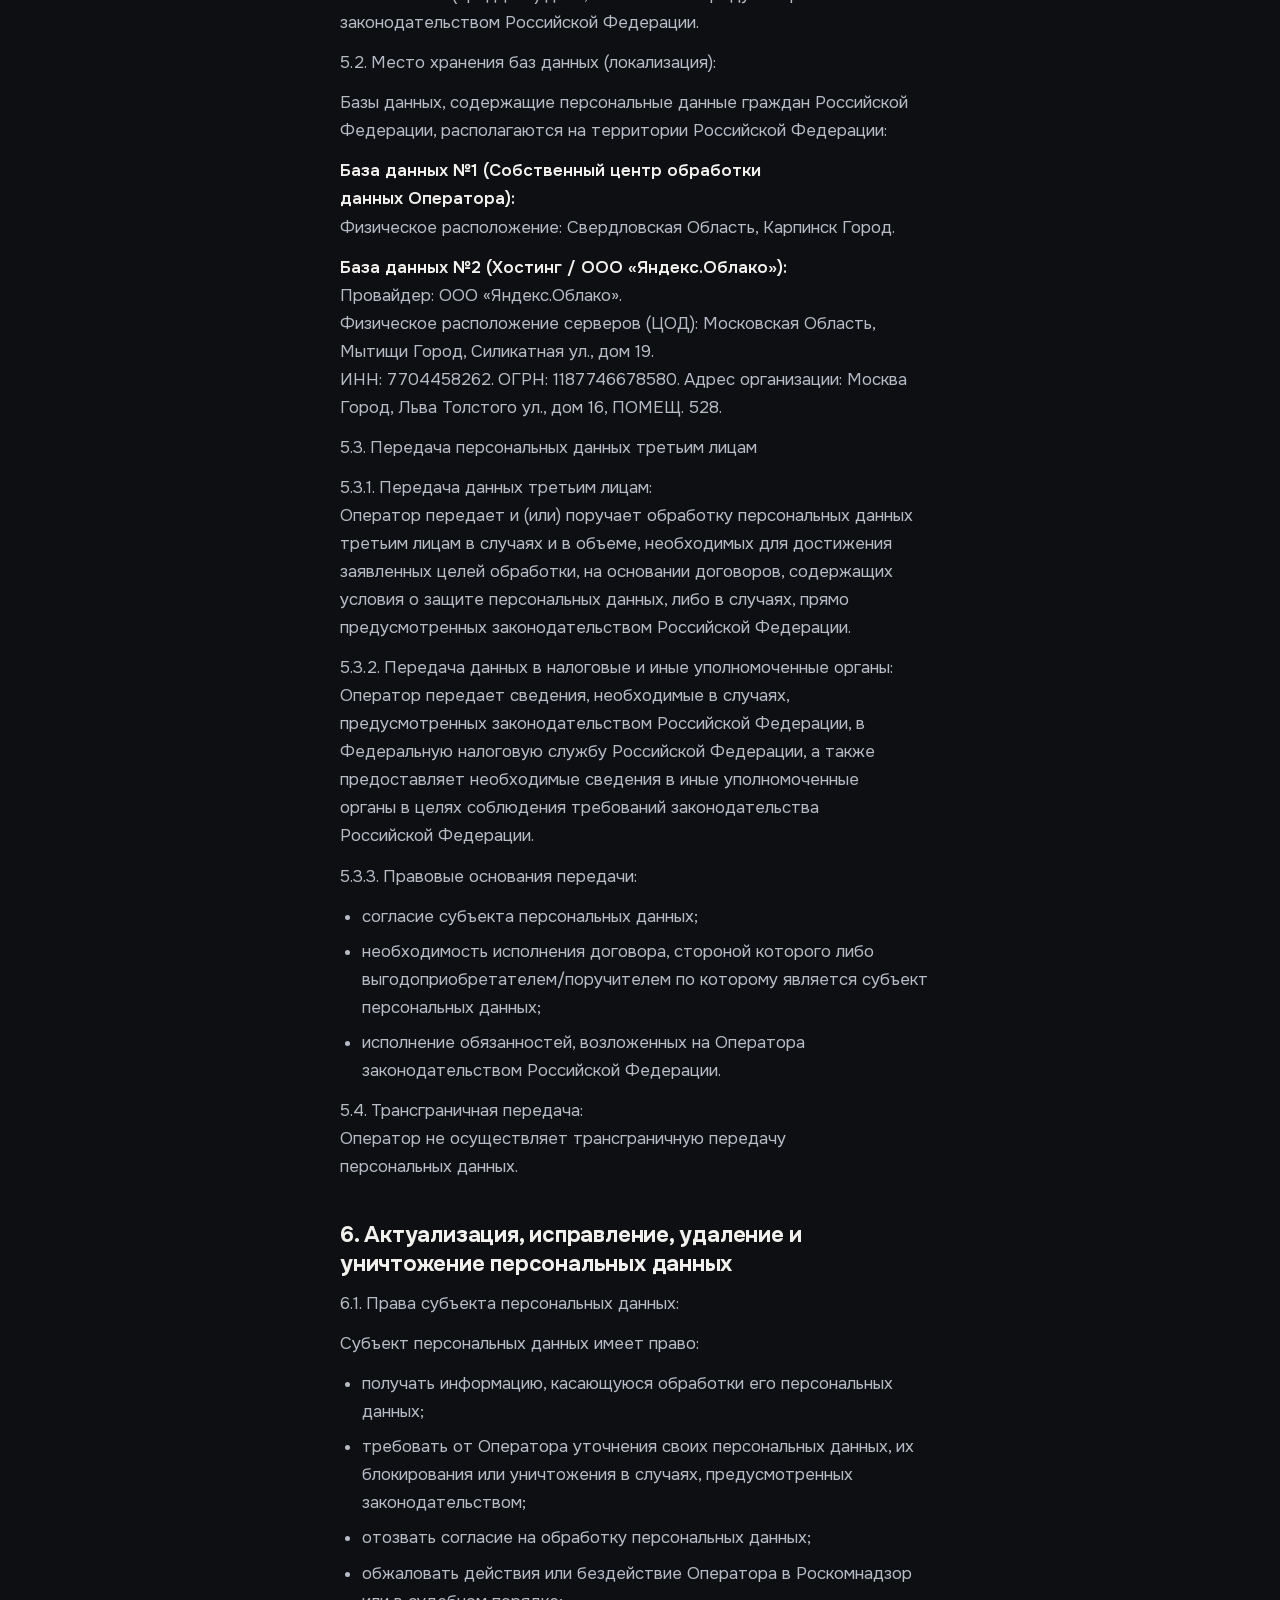
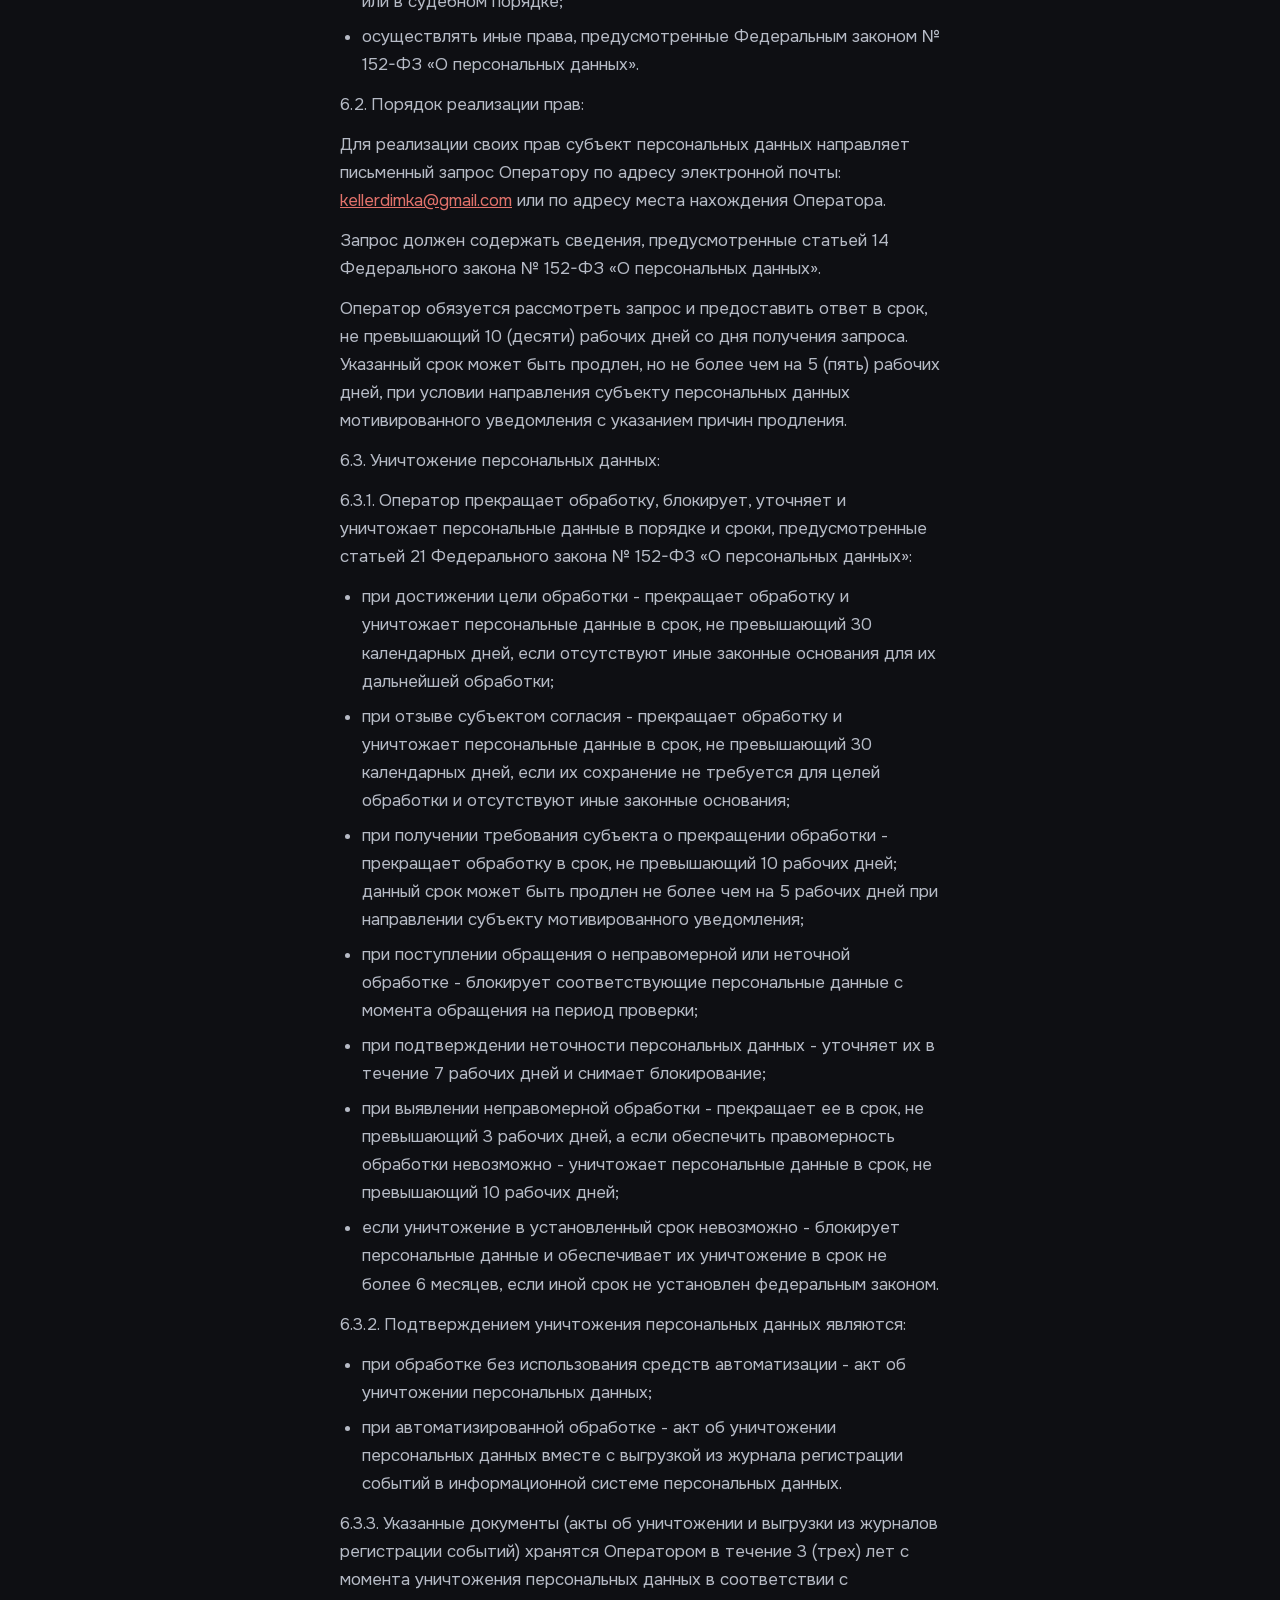
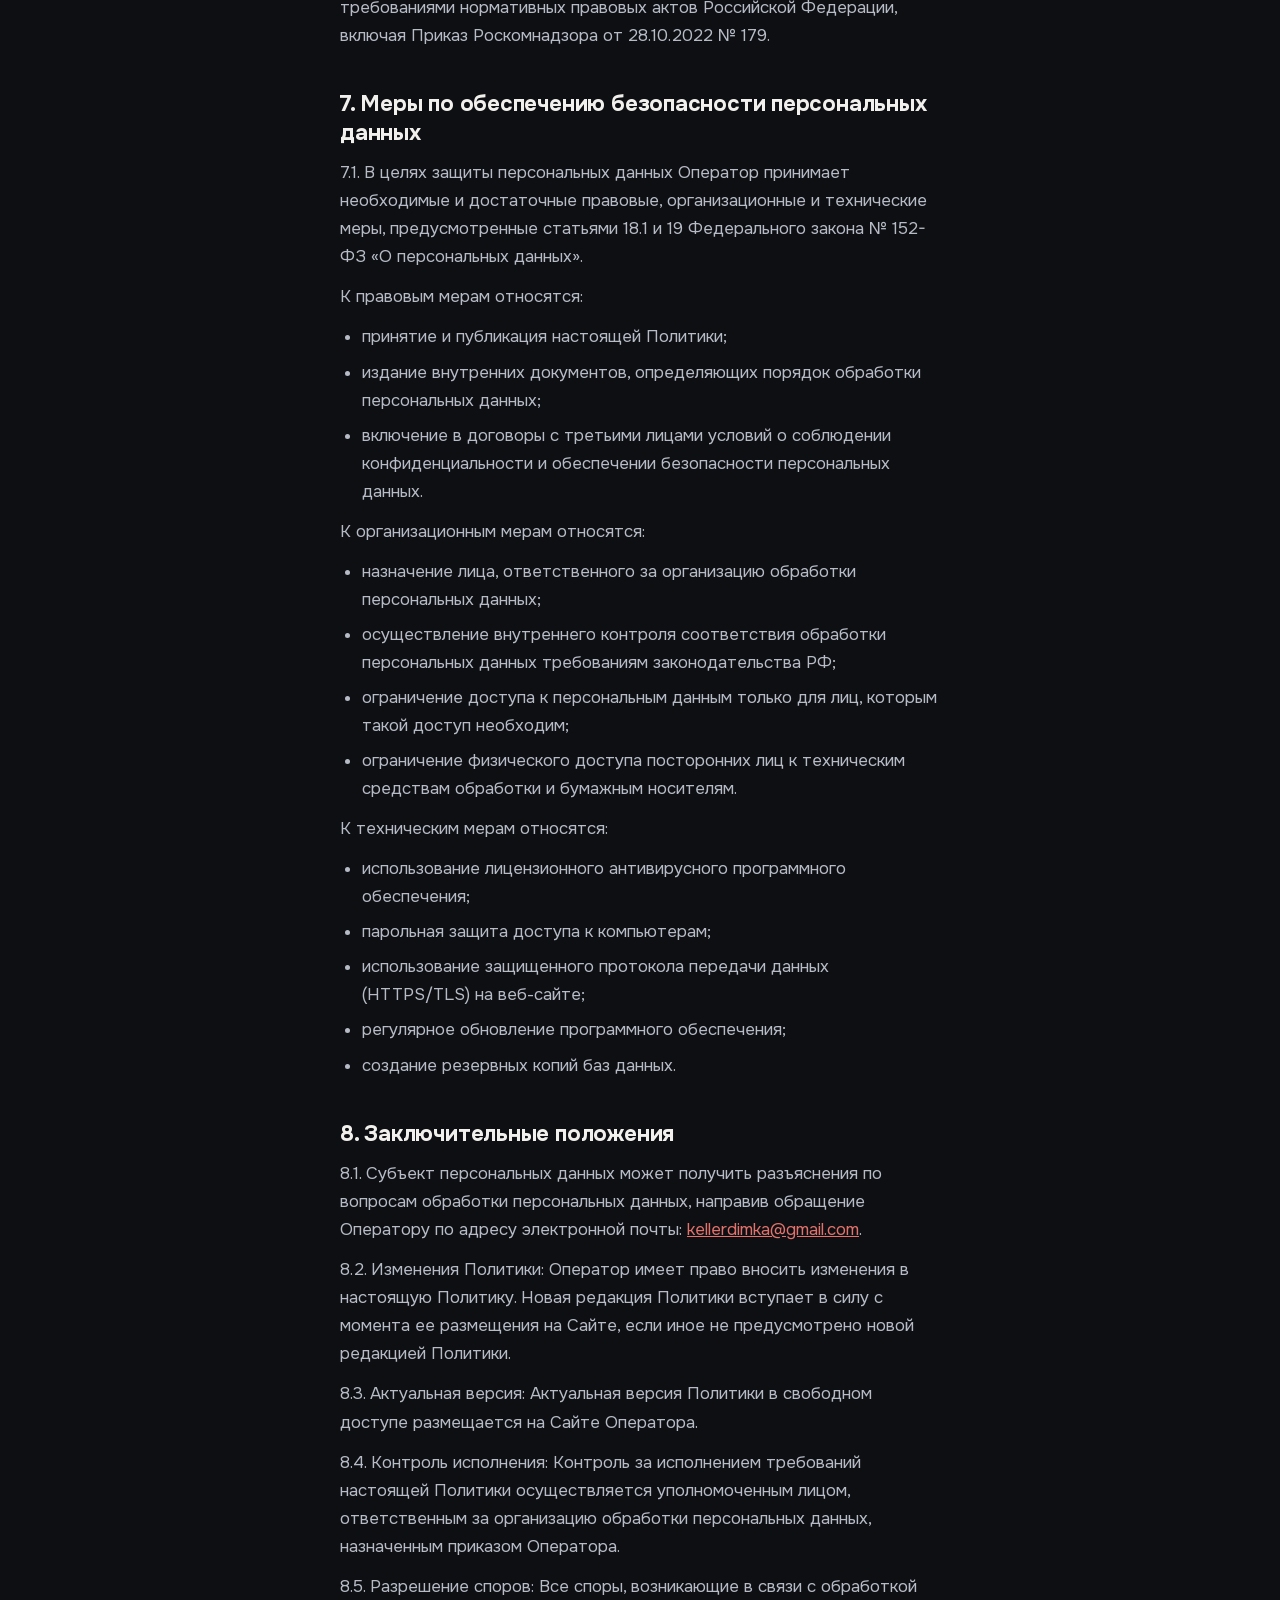
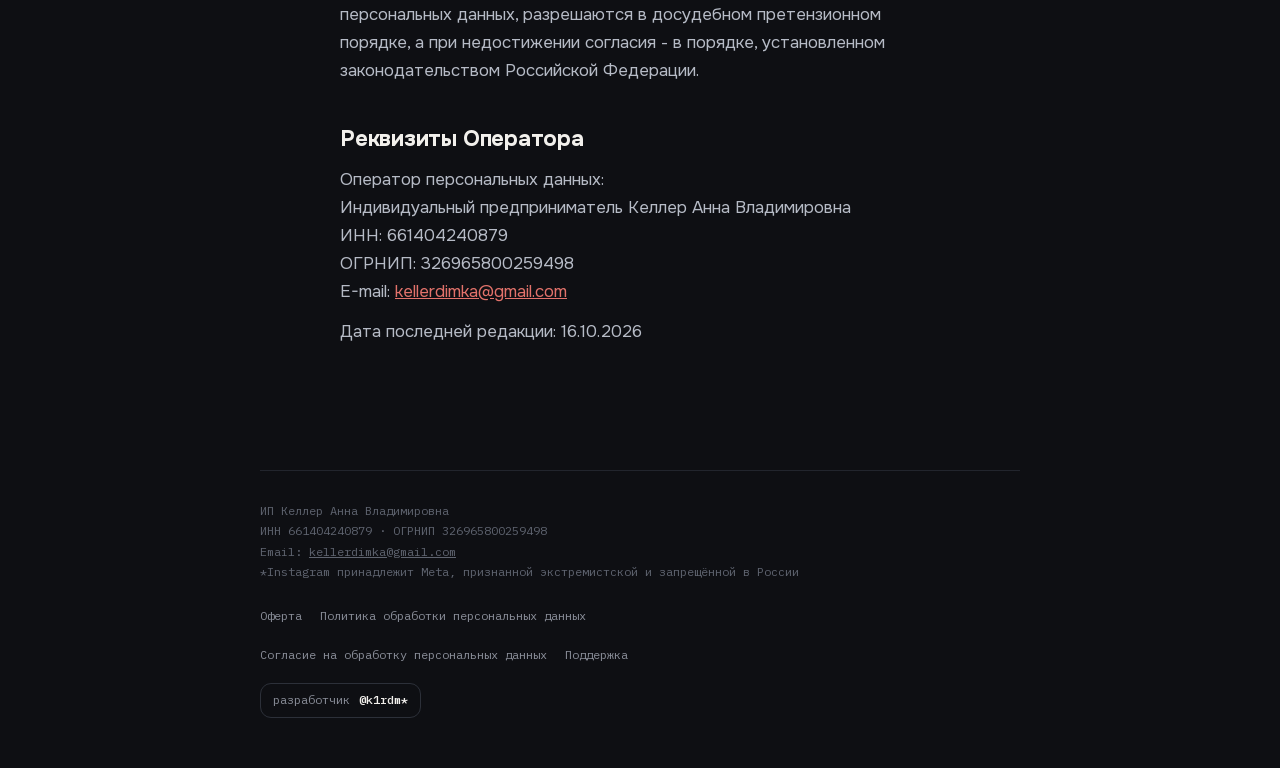
<file: privacy-ru.html>
<!DOCTYPE html>
<html lang="ru">
<head>
<meta charset="utf-8">
<meta name="viewport" content="width=device-width, initial-scale=1">
<title>Политика в отношении обработки персональных данных — You&amp;Me</title>
<link rel="icon" type="image/png" href="favicon.png">
<link rel="apple-touch-icon" href="apple-touch-icon.png">
<link rel="stylesheet" href="style.css">
<script src="cookie.js" defer></script>
</head>
<body>
<div class="wrap">

<header class="top">
  <a class="brand" href="/home">
    <svg width="46" height="46" viewBox="0 0 100 100" role="img" aria-label="You&amp;Me" font-family="Onest, Manrope, system-ui, sans-serif" font-weight="800" font-size="37" letter-spacing="-1.5" text-anchor="middle"><text x="50" y="45" fill="#4C9DEB">You</text><text x="50" y="81" fill="#E2726B">&amp;Me</text></svg>
  </a>
</header>

<main>

<!-- Текст юриста (получен 16.10.2026), слово в слово («01. Политика обработки персональных данных
     ИП Келлер»). Своими словами здесь ничего не дописывать: правки — только через юриста. -->

<p class="lang">Русский · <a href="privacy-en.html">English</a></p>

<h1>Политика в отношении обработки персональных данных</h1>
<p class="updated">You&amp;Me · Редакция 4 от 16 октября 2026 года</p>

<h2>1. Общие положения</h2>
<p>1.1. Настоящая Политика в отношении обработки персональных данных (далее - Политика)
определяет порядок сбора, хранения, передачи и иных видов обработки персональных данных
Индивидуального предпринимателя Келлер Анны Владимировны (далее - Оператор), а также
сведения о реализуемых требованиях к защите персональных данных.</p>
<p>Сведения об Операторе:<br>
Полное наименование: Индивидуальный предприниматель Келлер Анна Владимировна<br>
ИНН: 661404240879<br>
ОГРНИП: 326965800259498<br>
E-mail: <a href="mailto:kellerdimka@gmail.com">kellerdimka@gmail.com</a></p>
<p>1.2. Политика разработана в соответствии с требованиями:</p>
<ul>
<li>Конституции Российской Федерации;</li>
<li>Федерального закона от 27.07.2006 № 152-ФЗ «О персональных данных» (далее - Закон о ПДн);</li>
<li>Налогового кодекса Российской Федерации;</li>
<li>иных применимых нормативных правовых актов Российской Федерации.</li>
</ul>
<p>1.3. Настоящая Политика действует в отношении всей информации, которую Оператор может
получить через принадлежащие ему веб-сайты, веб-формы и иные цифровые сервисы, а также
от клиентов, контрагентов и представителей контрагентов в рамках подготовки, заключения
и исполнения гражданско-правовых договоров.</p>
<p>1.4. Получение согласия:</p>
<p>Согласие на обработку персональных данных дается субъектом персональных данных свободно,
своей волей и в своем интересе. Согласие на обработку персональных данных должно быть
конкретным, предметным, информированным, сознательным и однозначным. Согласие на обработку
персональных данных может быть дано в любой позволяющей подтвердить факт его получения
форме, если иное не установлено федеральным законом.</p>
<p>В случаях, когда обработка персональных данных осуществляется для подготовки, заключения
и исполнения гражданско-правового договора либо на иных предусмотренных законодательством
Российской Федерации основаниях, отдельное согласие субъекта персональных данных не требуется.</p>
<p>Согласием Субъекта на обработку персональных данных при использовании цифровых сервисов
Оператора признаётся совершение им действий, однозначно свидетельствующих о волеизъявлении
на предоставление своих данных, в том числе:</p>
<ul>
<li>простановка отметки (галочки) в соответствующем поле («чекбоксе») при заполнении
веб-форм на принадлежащем Оператору веб-сайте, лендингах и иных интернет-ресурсах,
сопровождаемой текстом согласия на обработку персональных данных.</li>
</ul>
<p>Совершая указанные действия, Субъект подтверждает, что ознакомился с условиями настоящей
Политики и даёт согласие на обработку своих персональных данных в указанных в ней целях.</p>

<h2>2. Основные понятия, используемые в Политике</h2>
<p>2.1. Персональные данные - любая информация, относящаяся к прямо или косвенно определенному
или определяемому физическому лицу (субъекту персональных данных).</p>
<p>2.2. Оператор персональных данных (Оператор) - Индивидуальный предприниматель Келлер Анна
Владимировна, самостоятельно или совместно с другими лицами организующий и (или)
осуществляющий обработку персональных данных, а также определяющий цели обработки
персональных данных, состав персональных данных, подлежащих обработке, действия (операции),
совершаемые с персональными данными.</p>
<p>2.3. Обработка персональных данных - любое действие (операция) или совокупность действий
(операций), совершаемые с использованием средств автоматизации или без использования таких
средств с персональными данными, включая сбор, запись, систематизацию, накопление, хранение,
уточнение (обновление, изменение), извлечение, использование, передачу (распространение,
предоставление, доступ), обезличивание, блокирование, удаление, уничтожение персональных
данных.</p>
<p>2.4. Автоматизированная обработка персональных данных - обработка персональных данных
с помощью средств вычислительной техники.</p>
<p>2.5. Распространение персональных данных - действия, направленные на раскрытие
персональных данных неопределенному кругу лиц.</p>
<p>2.6. Предоставление персональных данных - действия, направленные на раскрытие
персональных данных определенному лицу или определенному кругу лиц.</p>
<p>2.7. Блокирование персональных данных - временное прекращение обработки персональных
данных, за исключением случаев, если обработка необходима для уточнения персональных данных.</p>
<p>2.8. Уничтожение персональных данных - действия, в результате которых становится
невозможным восстановить содержание персональных данных в информационной системе
персональных данных и (или) в результате которых уничтожаются материальные носители
персональных данных.</p>
<p>2.9. Обезличивание персональных данных - действия, в результате которых становится
невозможным без использования дополнительной информации определить принадлежность
персональных данных конкретному субъекту персональных данных.</p>
<p>2.10. Трансграничная передача персональных данных - передача персональных данных
на территорию иностранного государства органу власти иностранного государства,
иностранному физическому лицу или иностранному юридическому лицу.</p>
<p>2.11. Сайт - совокупность графических и информационных материалов, а также программ
для ЭВМ и баз данных, обеспечивающих их доступность в сети Интернет. Для целей настоящей
Политики понятие «Сайт» также включает мобильные приложения, веб-приложения, веб-формы
и иные цифровые сервисы Оператора, посредством которых осуществляется обработка
персональных данных.</p>
<p>2.12. Пользователь - любой посетитель Сайта Оператора.</p>

<h2>3. Категории субъектов персональных данных</h2>
<p>Оператор осуществляет обработку персональных данных следующих категорий субъектов:</p>
<ul>
<li>Посетители сайта - лица, осуществившие вход на Сайт Оператора и просмотр его содержимого,
в том числе без совершения целевых действий.</li>
<li>Посетители приложения.</li>
<li>Иные категории субъектов персональных данных, персональные данные которых обрабатываются.</li>
<li>Клиенты - физические лица, обратившиеся к Оператору в целях подготовки, заключения
и исполнения гражданско-правового договора.</li>
<li>Контрагенты и их представители - физические лица, являющиеся сторонами по
гражданско-правовым договорам с Оператором, а также представители юридических лиц
и индивидуальных предпринимателей, с которыми Оператор состоит в договорных отношениях
или намерен их заключить.</li>
</ul>

<h2>4. Цели, правовые основания и порядок обработки персональных данных</h2>
<h3>4.1. Обработка персональных данных в целях подготовки, заключения и исполнения гражданско-правового договора</h3>
<p><strong>Цели обработки:</strong> подготовка, заключение и исполнение гражданско-правового договора.</p>
<p><strong>Категории персональных данных:</strong> фамилия, имя, отчество; дата рождения;
адрес электронной почты; номер телефона; ИНН; номер расчетного счета; должность.</p>
<p><strong>Категории субъектов:</strong> контрагенты; представители контрагентов; клиенты.</p>
<p><strong>Перечень действий:</strong> сбор; запись; систематизация; накопление; хранение;
уточнение (обновление, изменение); извлечение; использование; передача (предоставление,
доступ); блокирование; удаление; уничтожение.</p>
<p><strong>Способы обработки:</strong> смешанная; без передачи по внутренней сети
юридического лица; с передачей по сети Интернет.</p>
<p><strong>Правовое основание:</strong> обработка персональных данных необходима для
исполнения договора, стороной которого либо выгодоприобретателем или поручителем по
которому является субъект персональных данных, а также для заключения договора по
инициативе субъекта персональных данных или договора, по которому субъект персональных
данных будет являться выгодоприобретателем или поручителем. Заключаемый с субъектом
персональных данных договор не может содержать положения, ограничивающие права и свободы
субъекта персональных данных, устанавливающие случаи обработки персональных данных
несовершеннолетних, если иное не предусмотрено законодательством Российской Федерации,
а также положения, допускающие в качестве условия заключения договора бездействие
субъекта персональных данных.</p>
<h3>4.2. Обработка персональных данных в целях обработки входящих заявок с форм обратной связи</h3>
<p><strong>Цели обработки:</strong> обработка входящих заявок с форм обратной связи.</p>
<p><strong>Категории персональных данных:</strong> фамилия, имя, отчество; адрес электронной
почты; номер телефона.</p>
<p><strong>Категории субъектов:</strong> Посетители сайта; Иные категории субъектов
персональных данных, персональные данные которых обрабатываются; Посетители приложения.</p>
<p><strong>Перечень действий:</strong> сбор; запись; систематизация; накопление; хранение;
уточнение (обновление, изменение); извлечение; использование; передача (предоставление,
доступ); блокирование; удаление; уничтожение.</p>
<p><strong>Способы обработки:</strong> смешанная; без передачи по внутренней сети
юридического лица; с передачей по сети Интернет.</p>
<p><strong>Правовое основание:</strong> обработка персональных данных осуществляется
с согласия субъекта персональных данных на обработку его персональных данных.</p>

<h2>5. Порядок сбора, хранения, передачи и других видов обработки персональных данных</h2>
<p>5.1. Сроки обработки и хранения:</p>
<p>Обработка персональных данных начинается с момента их получения от субъекта персональных
данных либо его законного представителя и осуществляется:</p>
<ul>
<li>до достижения целей обработки персональных данных;</li>
<li>до отзыва согласия субъектом персональных данных (в случаях, когда обработка
осуществляется на основании согласия);</li>
<li>до прекращения деятельности Оператора;</li>
<li>в течение сроков, установленных законодательством Российской Федерации.</li>
</ul>
<p>Специальные сроки хранения по категориям субъектов:</p>
<ul>
<li>Данные клиентов, контрагентов, представителей контрагентов хранятся в течение срока
подготовки, заключения и исполнения договора, срока оказания услуг, а также в течение
сроков, установленных законодательством Российской Федерации о бухгалтерском и налоговом
учете, и в пределах общего срока исковой давности.</li>
<li>Данные посетителей сайта (заявки, формы обратной связи) хранятся до момента обработки
заявки, заключения договора либо до отзыва согласия субъектом персональных данных.</li>
</ul>
<p>По истечении указанных сроков, достижении целей обработки или в случае отзыва согласия
субъектом (если не имеется иных законных оснований для обработки), персональные данные
подлежат уничтожению в течение 30 (тридцати) дней, если иное не предусмотрено
законодательством Российской Федерации.</p>
<p>5.2. Место хранения баз данных (локализация):</p>
<p>Базы данных, содержащие персональные данные граждан Российской Федерации, располагаются
на территории Российской Федерации:</p>
<p><strong>База данных №1 (Собственный центр обработки данных Оператора):</strong><br>
Физическое расположение: Свердловская Область, Карпинск Город.</p>
<p><strong>База данных №2 (Хостинг / ООО «Яндекс.Облако»):</strong><br>
Провайдер: ООО «Яндекс.Облако».<br>
Физическое расположение серверов (ЦОД): Московская Область, Мытищи Город, Силикатная ул.,
дом 19.<br>
ИНН: 7704458262. ОГРН: 1187746678580. Адрес организации: Москва Город, Льва Толстого ул.,
дом 16, ПОМЕЩ. 528.</p>
<p>5.3. Передача персональных данных третьим лицам</p>
<p>5.3.1. Передача данных третьим лицам:<br>
Оператор передает и (или) поручает обработку персональных данных третьим лицам в случаях
и в объеме, необходимых для достижения заявленных целей обработки, на основании договоров,
содержащих условия о защите персональных данных, либо в случаях, прямо предусмотренных
законодательством Российской Федерации.</p>
<p>5.3.2. Передача данных в налоговые и иные уполномоченные органы:<br>
Оператор передает сведения, необходимые в случаях, предусмотренных законодательством
Российской Федерации, в Федеральную налоговую службу Российской Федерации, а также
предоставляет необходимые сведения в иные уполномоченные органы в целях соблюдения
требований законодательства Российской Федерации.</p>
<p>5.3.3. Правовые основания передачи:</p>
<ul>
<li>согласие субъекта персональных данных;</li>
<li>необходимость исполнения договора, стороной которого либо выгодоприобретателем/поручителем
по которому является субъект персональных данных;</li>
<li>исполнение обязанностей, возложенных на Оператора законодательством Российской Федерации.</li>
</ul>
<p>5.4. Трансграничная передача:<br>
Оператор не осуществляет трансграничную передачу персональных данных.</p>

<h2>6. Актуализация, исправление, удаление и уничтожение персональных данных</h2>
<p>6.1. Права субъекта персональных данных:</p>
<p>Субъект персональных данных имеет право:</p>
<ul>
<li>получать информацию, касающуюся обработки его персональных данных;</li>
<li>требовать от Оператора уточнения своих персональных данных, их блокирования или
уничтожения в случаях, предусмотренных законодательством;</li>
<li>отозвать согласие на обработку персональных данных;</li>
<li>обжаловать действия или бездействие Оператора в Роскомнадзор или в судебном порядке;</li>
<li>осуществлять иные права, предусмотренные Федеральным законом № 152-ФЗ «О персональных
данных».</li>
</ul>
<p>6.2. Порядок реализации прав:</p>
<p>Для реализации своих прав субъект персональных данных направляет письменный запрос
Оператору по адресу электронной почты: <a href="mailto:kellerdimka@gmail.com">kellerdimka@gmail.com</a>
или по адресу места нахождения Оператора.</p>
<p>Запрос должен содержать сведения, предусмотренные статьей 14 Федерального закона
№ 152-ФЗ «О персональных данных».</p>
<p>Оператор обязуется рассмотреть запрос и предоставить ответ в срок, не превышающий
10 (десяти) рабочих дней со дня получения запроса. Указанный срок может быть продлен,
но не более чем на 5 (пять) рабочих дней, при условии направления субъекту персональных
данных мотивированного уведомления с указанием причин продления.</p>
<p>6.3. Уничтожение персональных данных:</p>
<p>6.3.1. Оператор прекращает обработку, блокирует, уточняет и уничтожает персональные данные
в порядке и сроки, предусмотренные статьей 21 Федерального закона № 152-ФЗ «О персональных
данных»:</p>
<ul>
<li>при достижении цели обработки - прекращает обработку и уничтожает персональные данные
в срок, не превышающий 30 календарных дней, если отсутствуют иные законные основания
для их дальнейшей обработки;</li>
<li>при отзыве субъектом согласия - прекращает обработку и уничтожает персональные данные
в срок, не превышающий 30 календарных дней, если их сохранение не требуется для целей
обработки и отсутствуют иные законные основания;</li>
<li>при получении требования субъекта о прекращении обработки - прекращает обработку
в срок, не превышающий 10 рабочих дней; данный срок может быть продлен не более чем
на 5 рабочих дней при направлении субъекту мотивированного уведомления;</li>
<li>при поступлении обращения о неправомерной или неточной обработке - блокирует
соответствующие персональные данные с момента обращения на период проверки;</li>
<li>при подтверждении неточности персональных данных - уточняет их в течение 7 рабочих
дней и снимает блокирование;</li>
<li>при выявлении неправомерной обработки - прекращает ее в срок, не превышающий 3 рабочих
дней, а если обеспечить правомерность обработки невозможно - уничтожает персональные
данные в срок, не превышающий 10 рабочих дней;</li>
<li>если уничтожение в установленный срок невозможно - блокирует персональные данные
и обеспечивает их уничтожение в срок не более 6 месяцев, если иной срок не установлен
федеральным законом.</li>
</ul>
<p>6.3.2. Подтверждением уничтожения персональных данных являются:</p>
<ul>
<li>при обработке без использования средств автоматизации - акт об уничтожении
персональных данных;</li>
<li>при автоматизированной обработке - акт об уничтожении персональных данных вместе
с выгрузкой из журнала регистрации событий в информационной системе персональных данных.</li>
</ul>
<p>6.3.3. Указанные документы (акты об уничтожении и выгрузки из журналов регистрации
событий) хранятся Оператором в течение 3 (трех) лет с момента уничтожения персональных
данных в соответствии с требованиями нормативных правовых актов Российской Федерации,
включая Приказ Роскомнадзора от 28.10.2022 № 179.</p>

<h2>7. Меры по обеспечению безопасности персональных данных</h2>
<p>7.1. В целях защиты персональных данных Оператор принимает необходимые и достаточные
правовые, организационные и технические меры, предусмотренные статьями 18.1 и 19
Федерального закона № 152-ФЗ «О персональных данных».</p>
<p>К правовым мерам относятся:</p>
<ul>
<li>принятие и публикация настоящей Политики;</li>
<li>издание внутренних документов, определяющих порядок обработки персональных данных;</li>
<li>включение в договоры с третьими лицами условий о соблюдении конфиденциальности
и обеспечении безопасности персональных данных.</li>
</ul>
<p>К организационным мерам относятся:</p>
<ul>
<li>назначение лица, ответственного за организацию обработки персональных данных;</li>
<li>осуществление внутреннего контроля соответствия обработки персональных данных
требованиям законодательства РФ;</li>
<li>ограничение доступа к персональным данным только для лиц, которым такой доступ необходим;</li>
<li>ограничение физического доступа посторонних лиц к техническим средствам обработки
и бумажным носителям.</li>
</ul>
<p>К техническим мерам относятся:</p>
<ul>
<li>использование лицензионного антивирусного программного обеспечения;</li>
<li>парольная защита доступа к компьютерам;</li>
<li>использование защищенного протокола передачи данных (HTTPS/TLS) на веб-сайте;</li>
<li>регулярное обновление программного обеспечения;</li>
<li>создание резервных копий баз данных.</li>
</ul>

<h2>8. Заключительные положения</h2>
<p>8.1. Субъект персональных данных может получить разъяснения по вопросам обработки
персональных данных, направив обращение Оператору по адресу электронной почты:
<a href="mailto:kellerdimka@gmail.com">kellerdimka@gmail.com</a>.</p>
<p>8.2. Изменения Политики: Оператор имеет право вносить изменения в настоящую Политику.
Новая редакция Политики вступает в силу с момента ее размещения на Сайте, если иное
не предусмотрено новой редакцией Политики.</p>
<p>8.3. Актуальная версия: Актуальная версия Политики в свободном доступе размещается
на Сайте Оператора.</p>
<p>8.4. Контроль исполнения: Контроль за исполнением требований настоящей Политики
осуществляется уполномоченным лицом, ответственным за организацию обработки персональных
данных, назначенным приказом Оператора.</p>
<p>8.5. Разрешение споров: Все споры, возникающие в связи с обработкой персональных данных,
разрешаются в досудебном претензионном порядке, а при недостижении согласия - в порядке,
установленном законодательством Российской Федерации.</p>

<h2>Реквизиты Оператора</h2>
<p>Оператор персональных данных:<br>
Индивидуальный предприниматель Келлер Анна Владимировна<br>
ИНН: 661404240879<br>
ОГРНИП: 326965800259498<br>
E-mail: <a href="mailto:kellerdimka@gmail.com">kellerdimka@gmail.com</a></p>

<p>Дата последней редакции: 16.10.2026</p>

</main>

<footer class="foot">
  <div class="foot-req">
    ИП Келлер Анна Владимировна<br>
    ИНН 661404240879 · ОГРНИП 326965800259498<br>
    Email: <a href="mailto:kellerdimka@gmail.com">kellerdimka@gmail.com</a><br>
    *Instagram принадлежит Meta, признанной экстремистской и запрещённой в России
  </div>
  <div class="foot-links">
    <a href="offer.html">Оферта</a>
    <a href="privacy-ru.html">Политика обработки персональных данных</a>
    <a href="consent-ru.html">Согласие на обработку персональных данных</a>
    <a href="support.html">Поддержка</a>
    <a class="foot-ig" href="https://www.instagram.com/k1rdm/" rel="me"><span>разработчик</span><b>@k1rdm*</b></a>
  </div>
</footer>

</div>
</body>
</html>
</file>
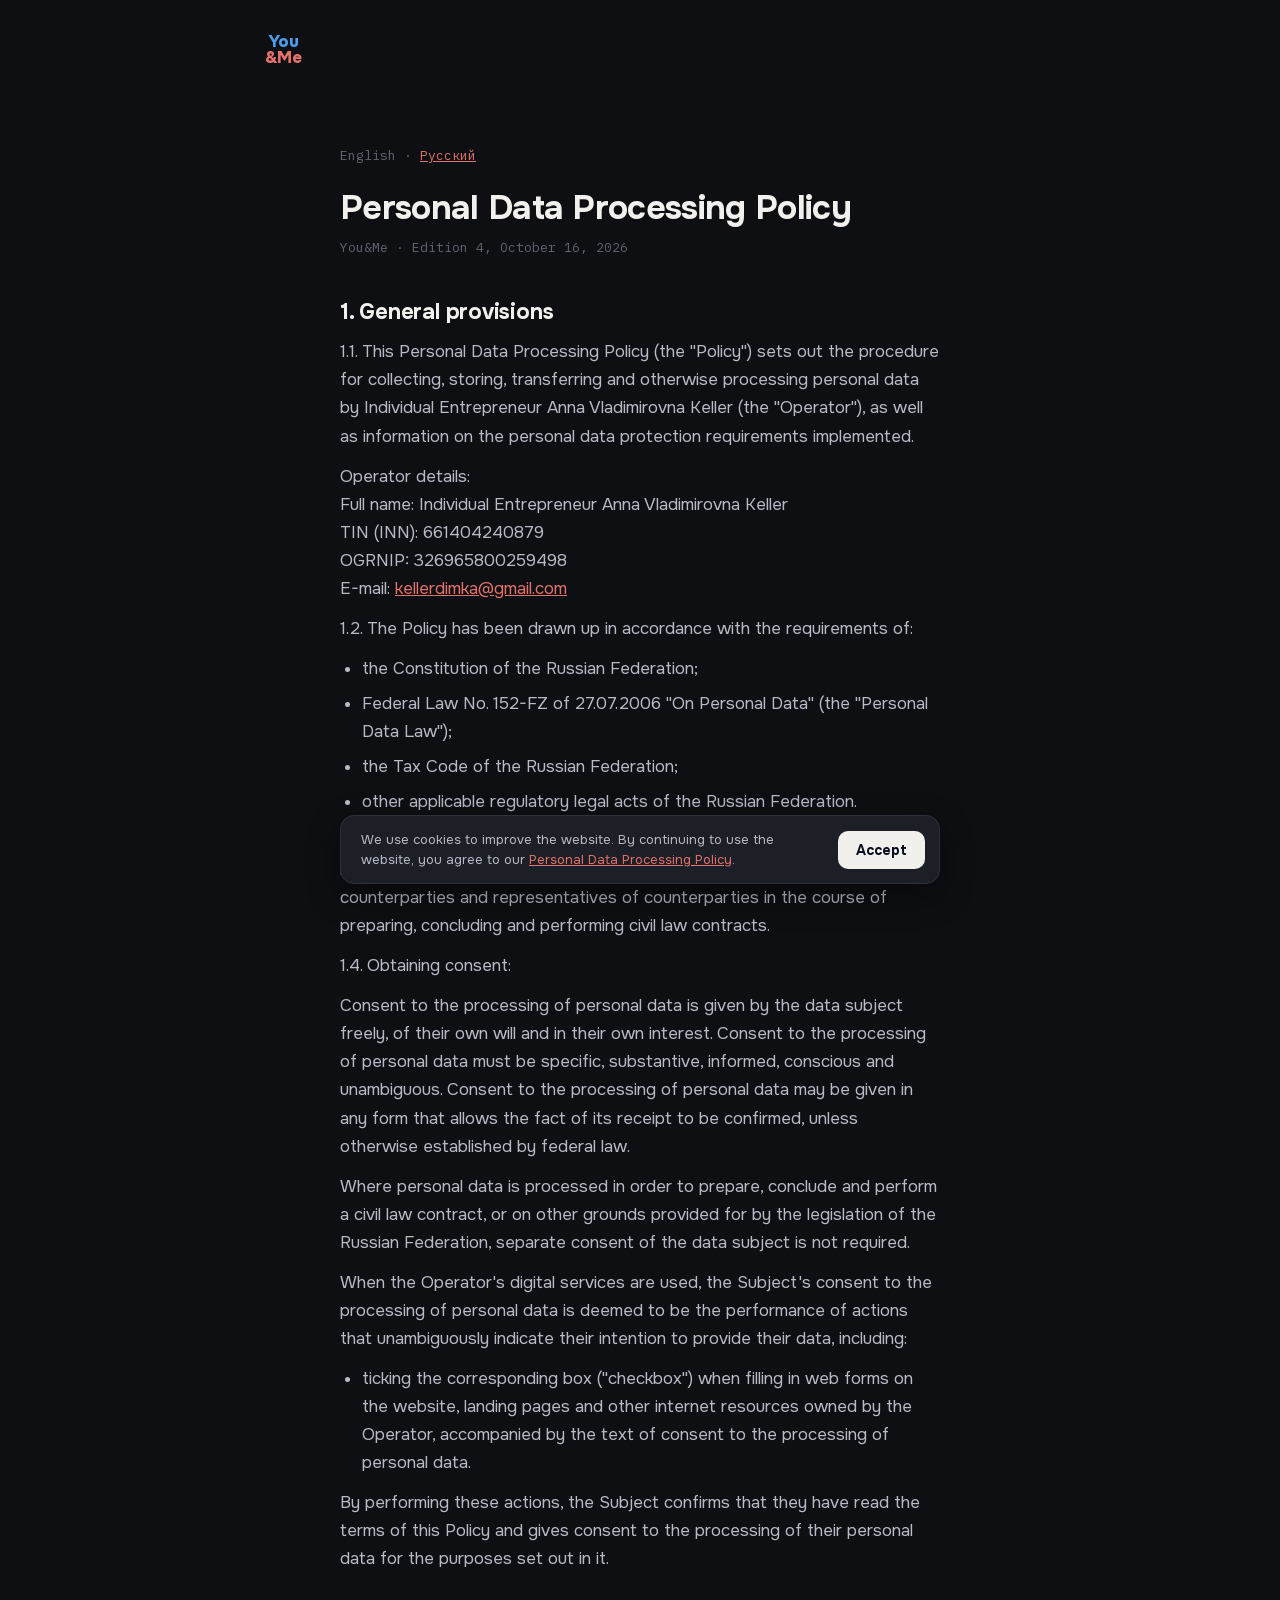
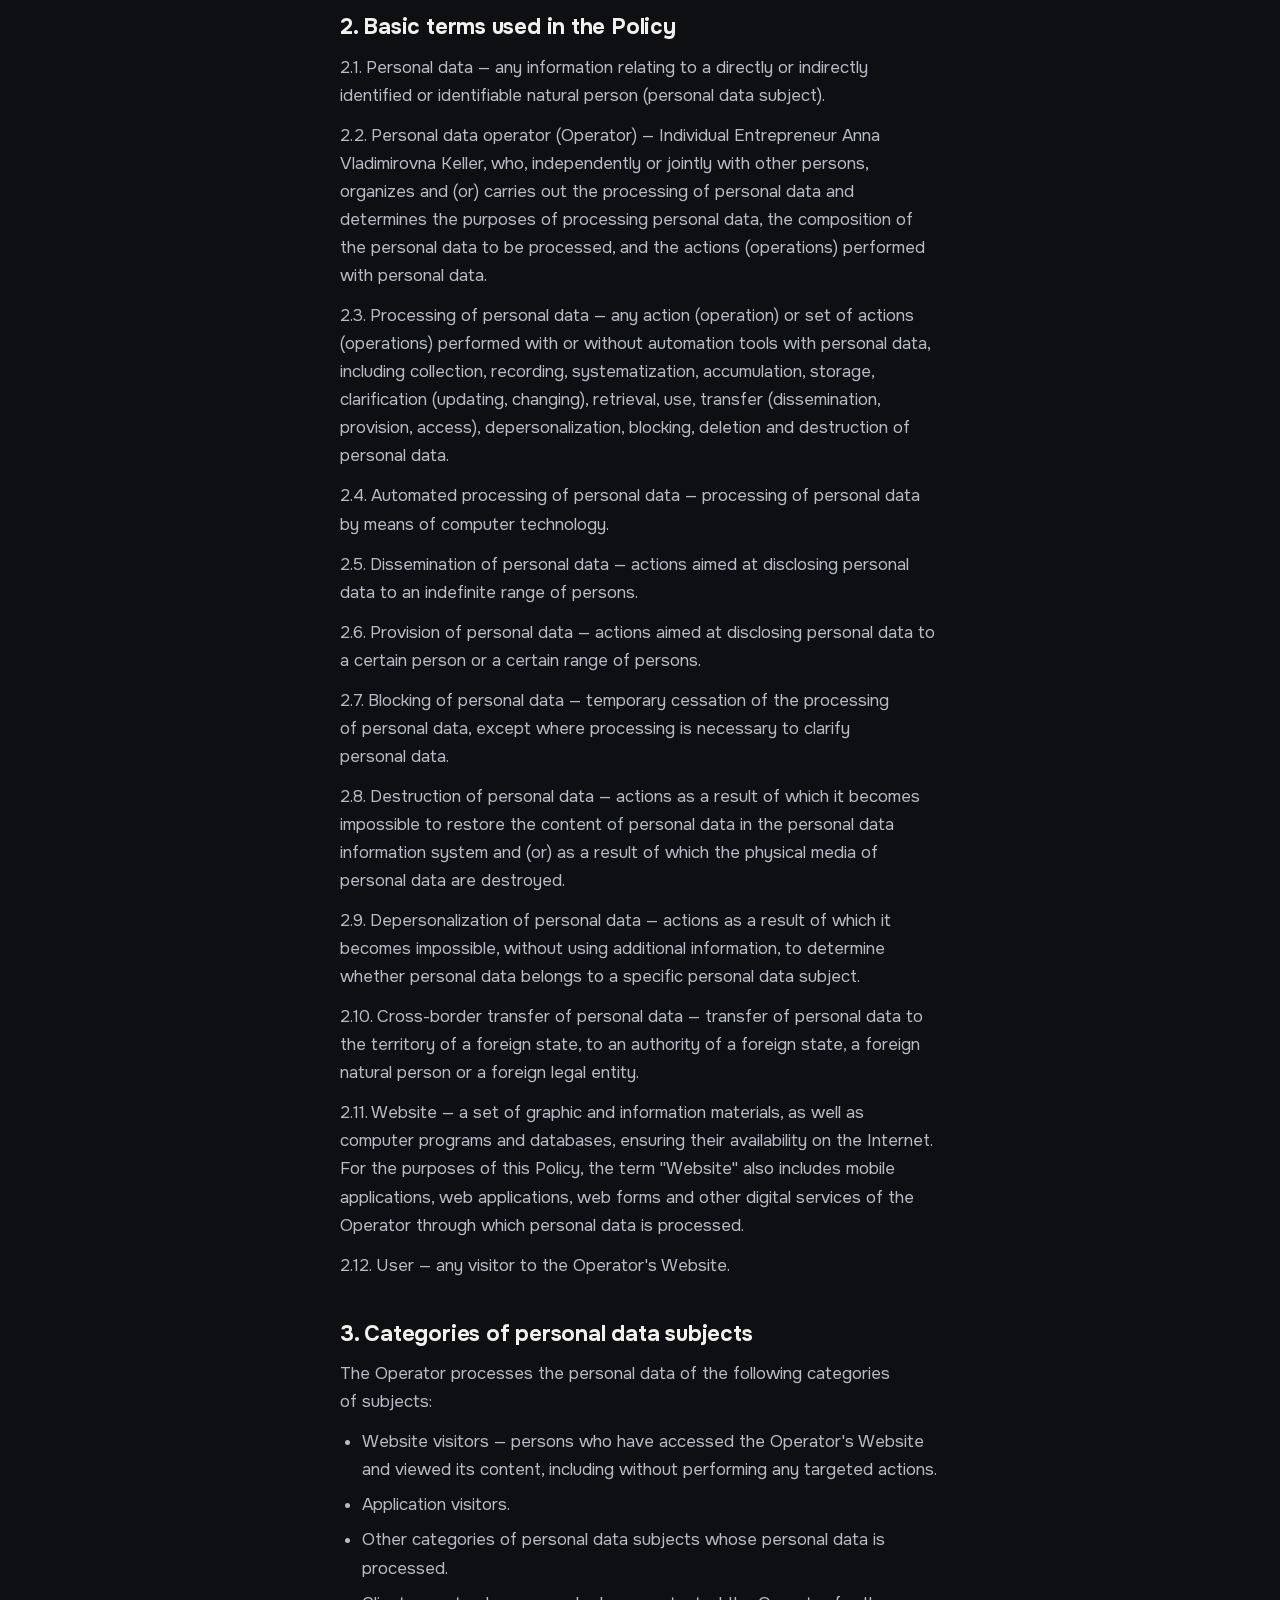
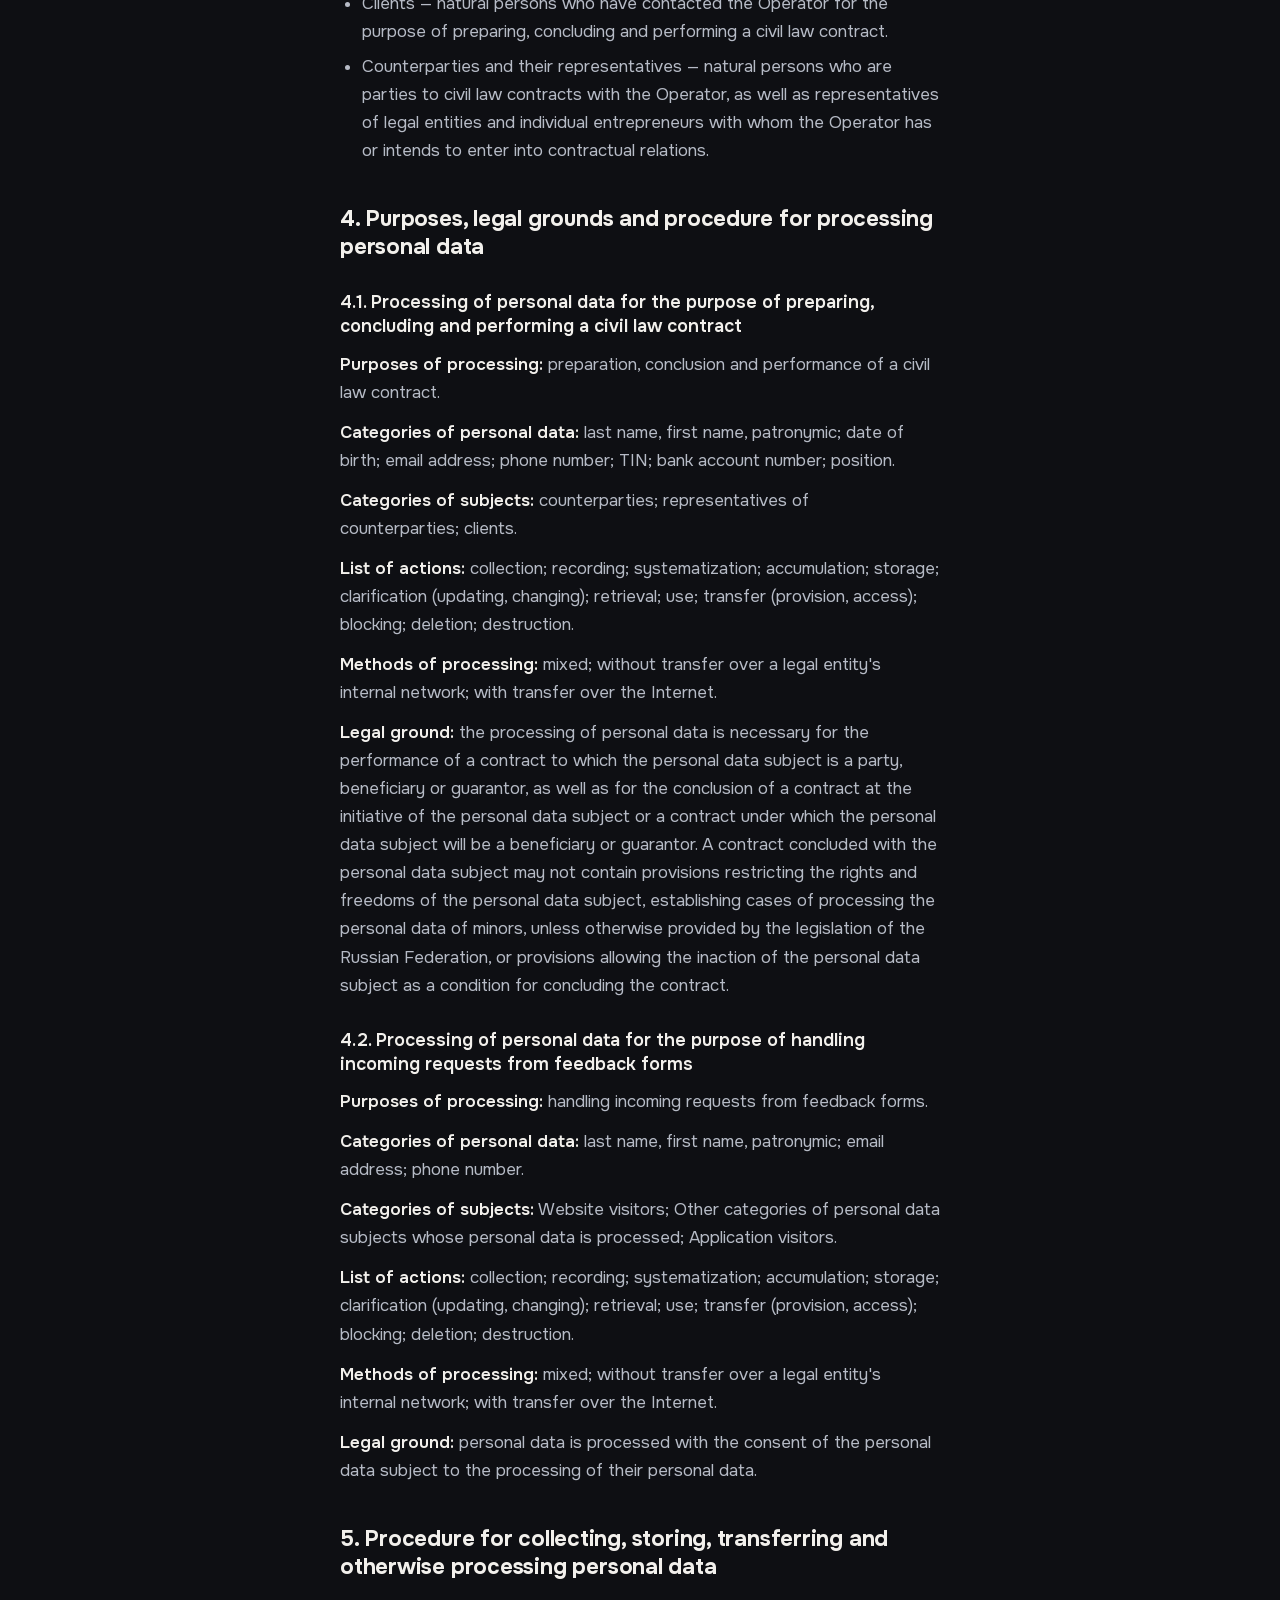
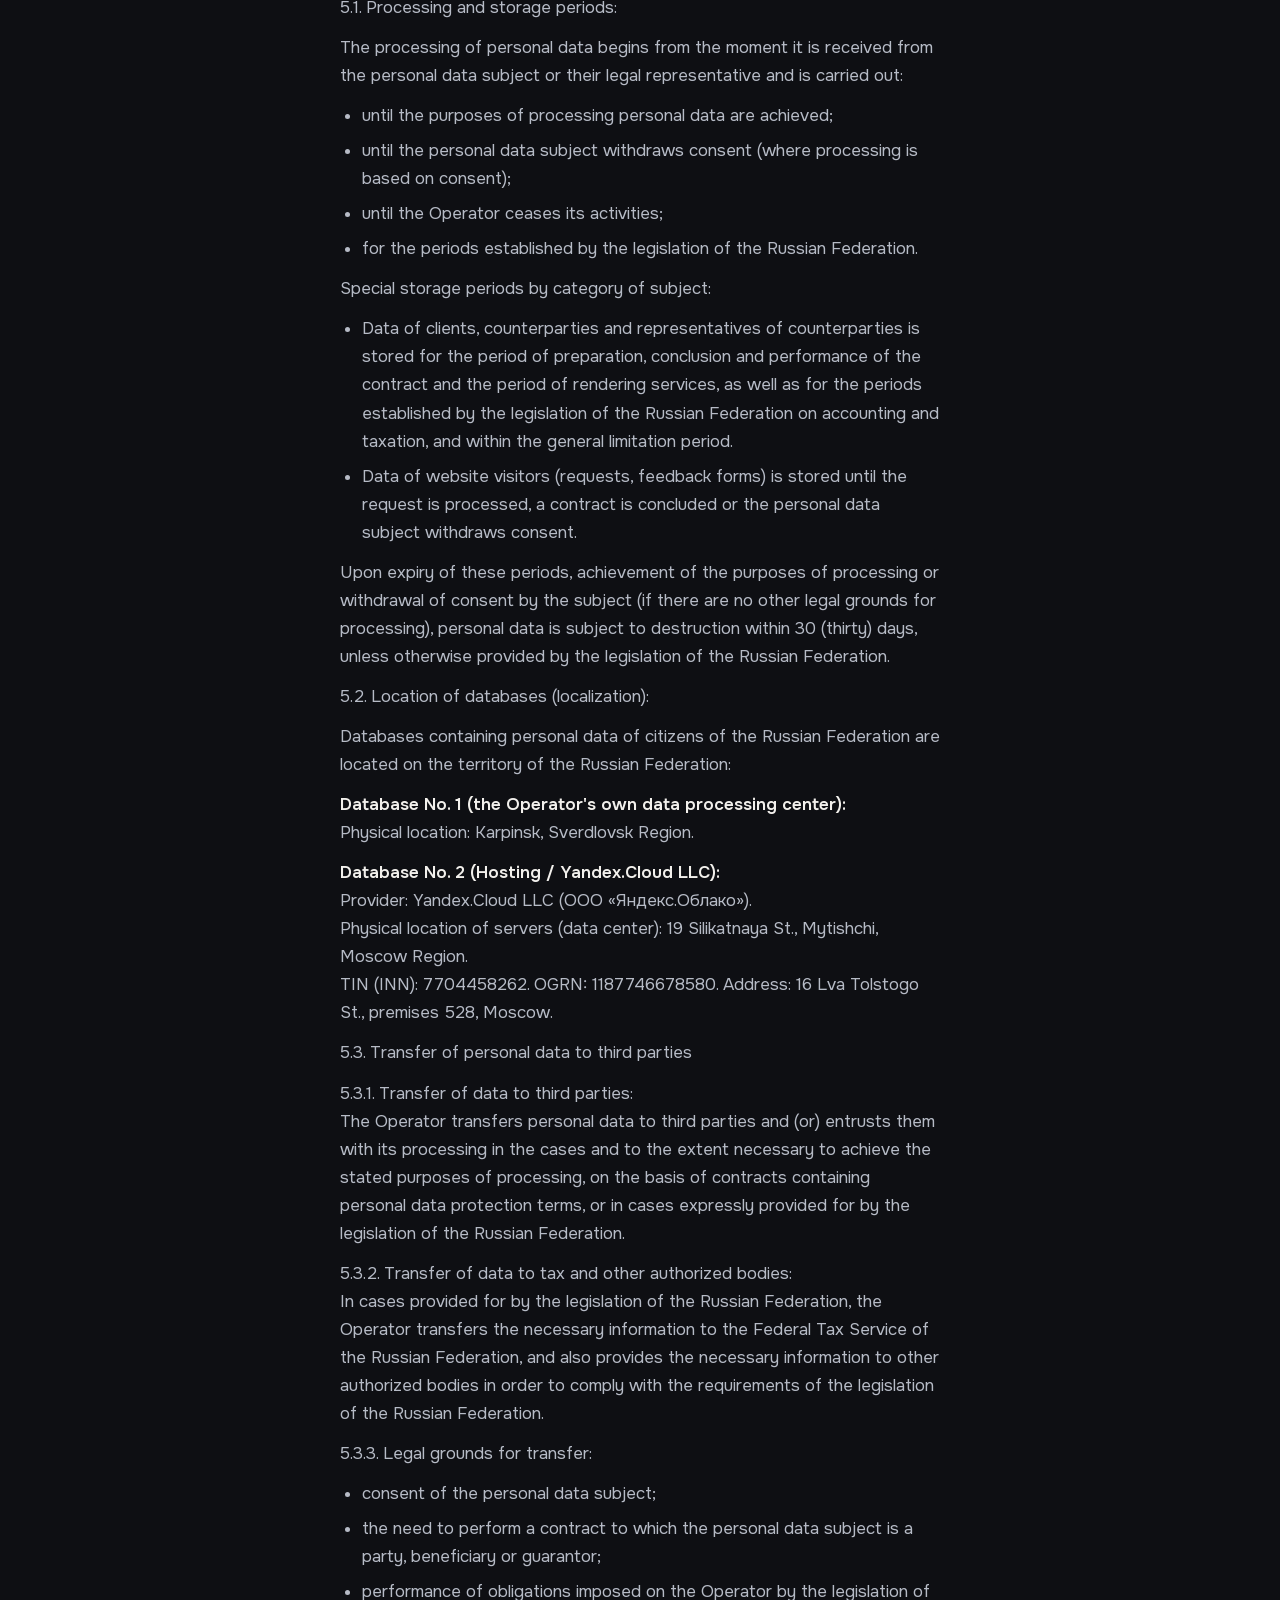
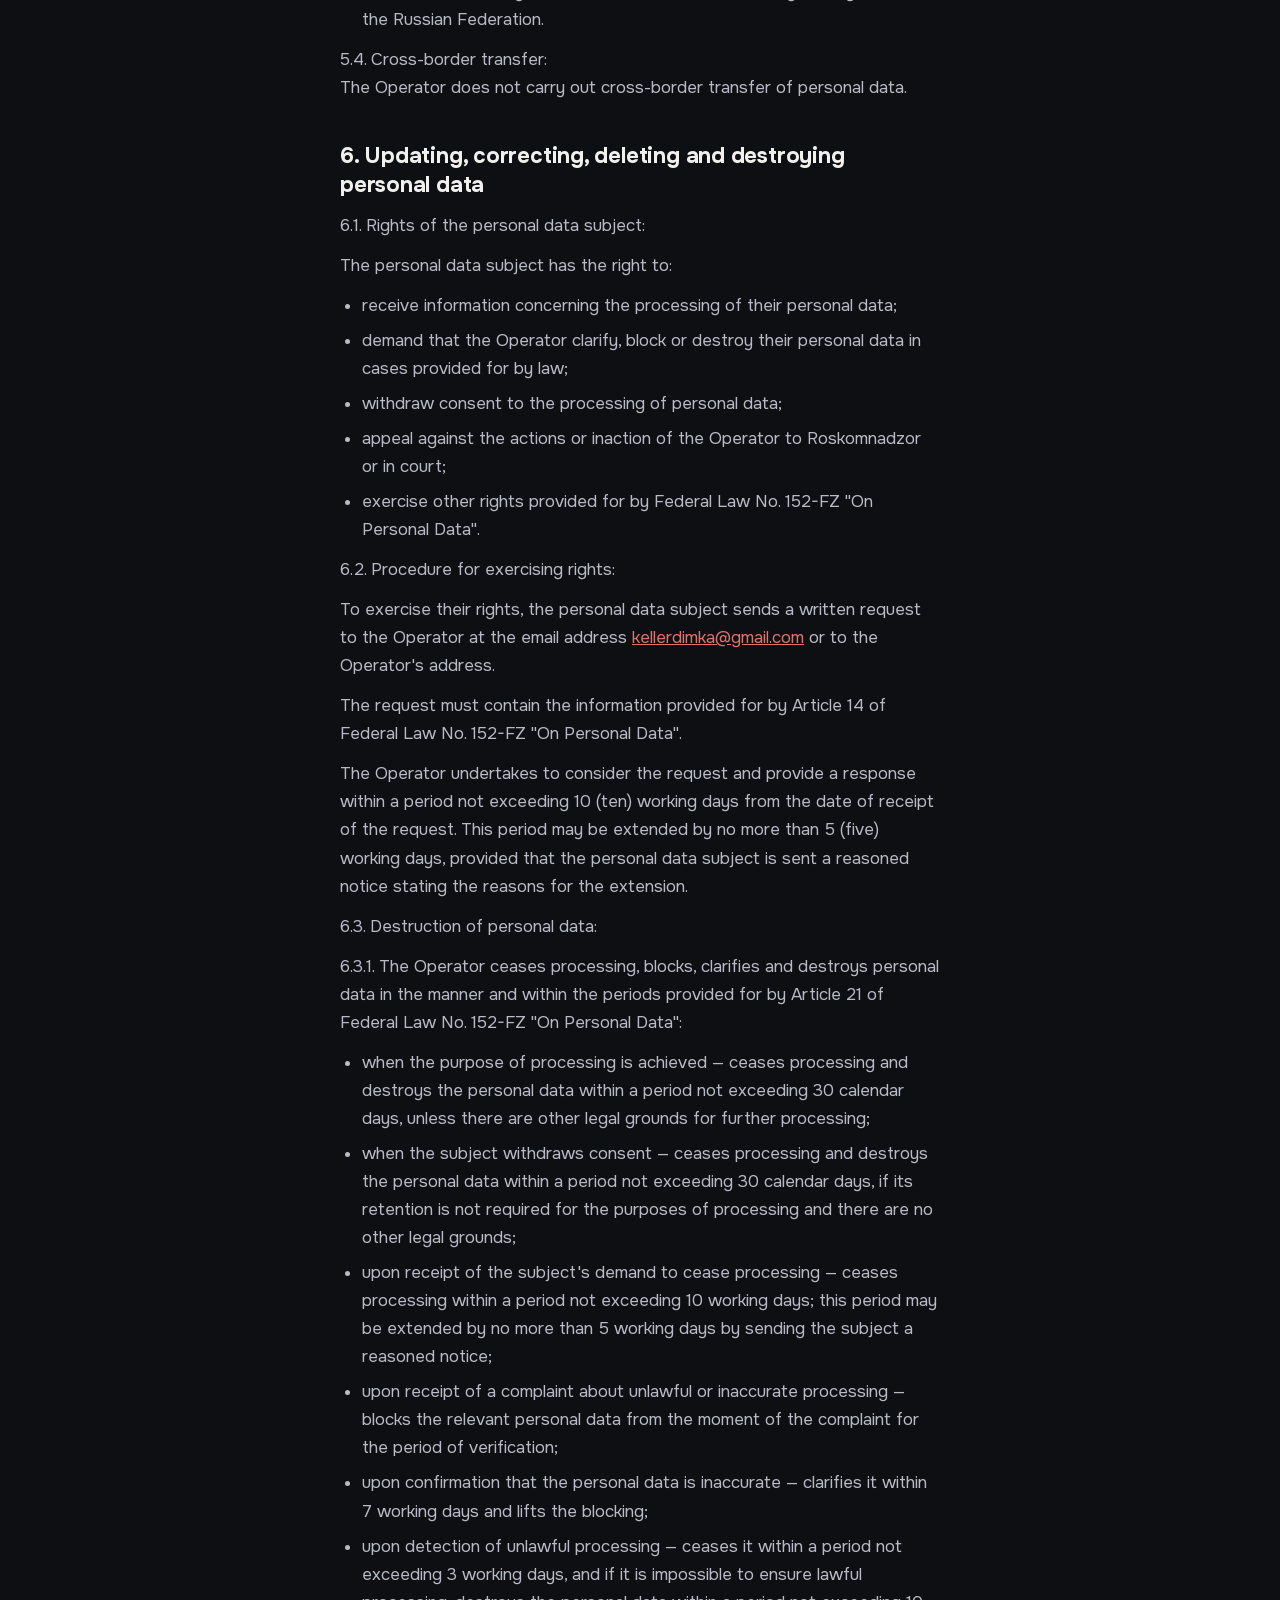
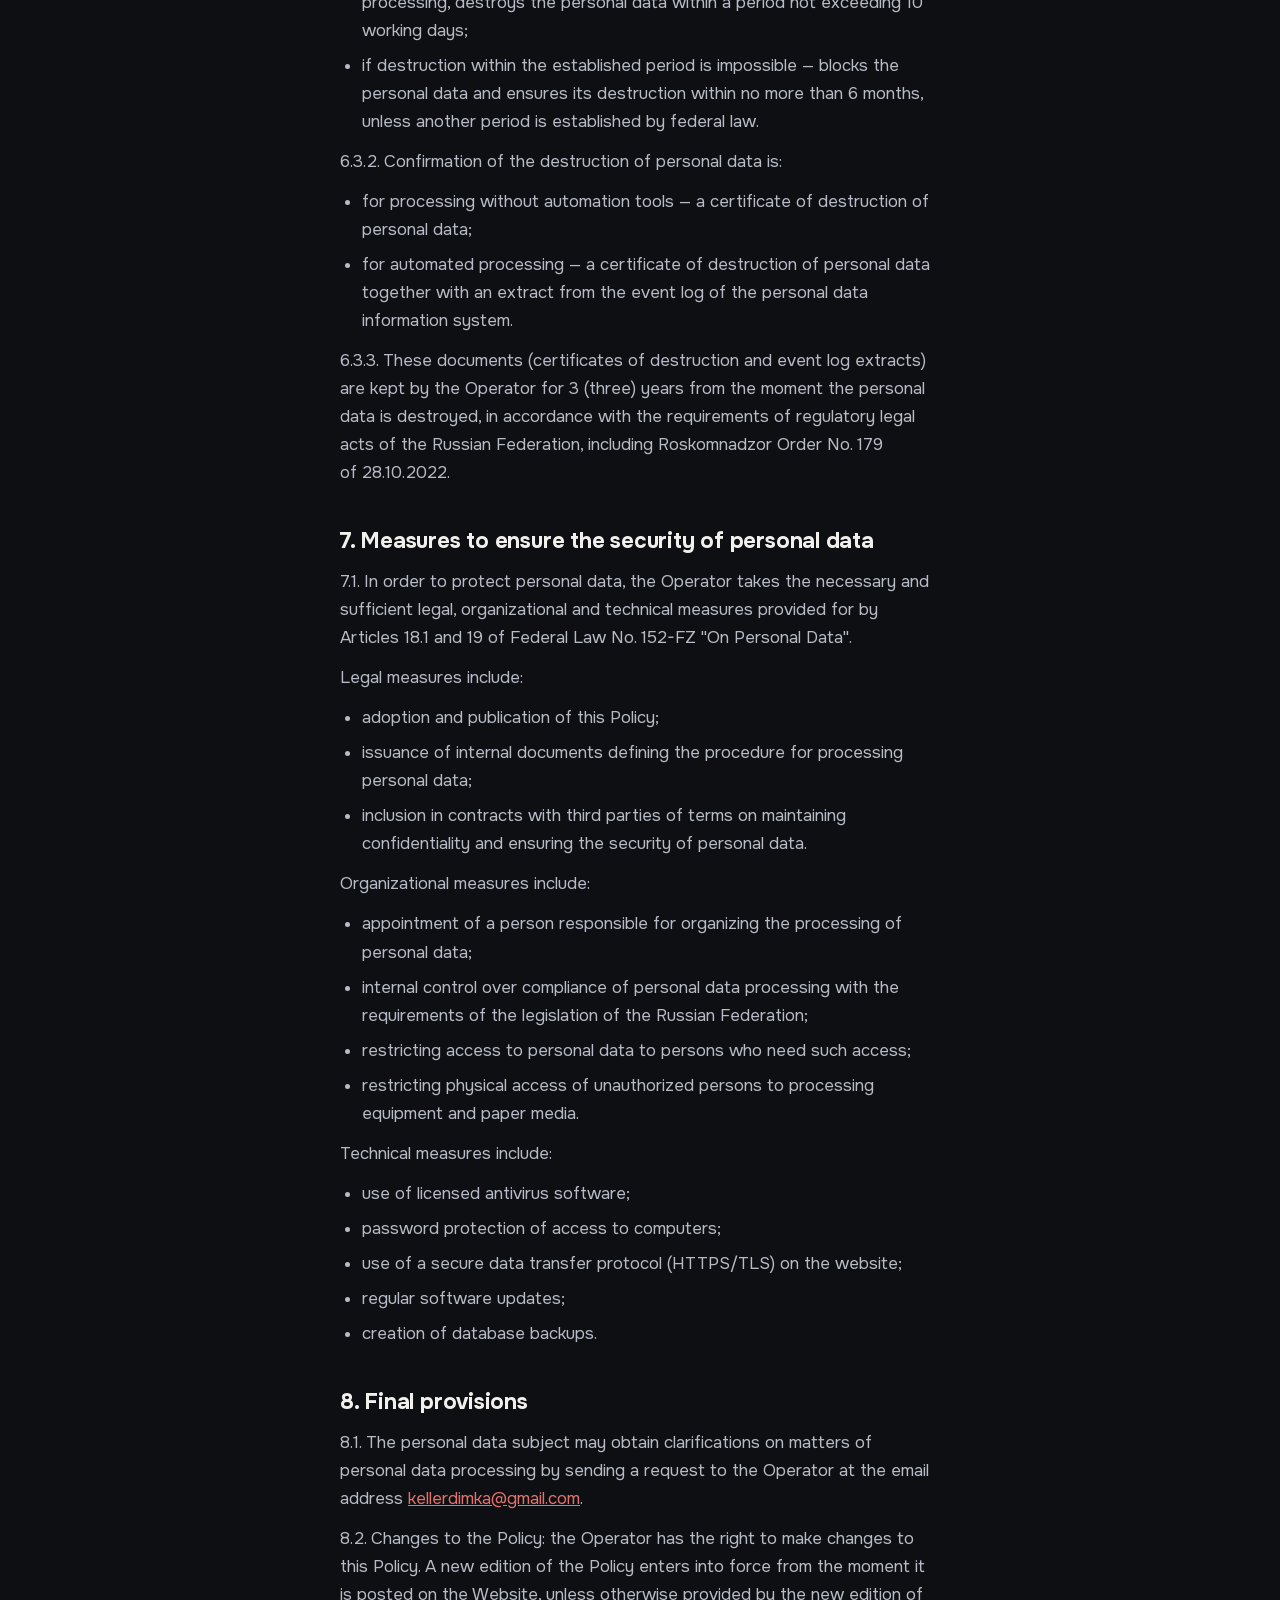
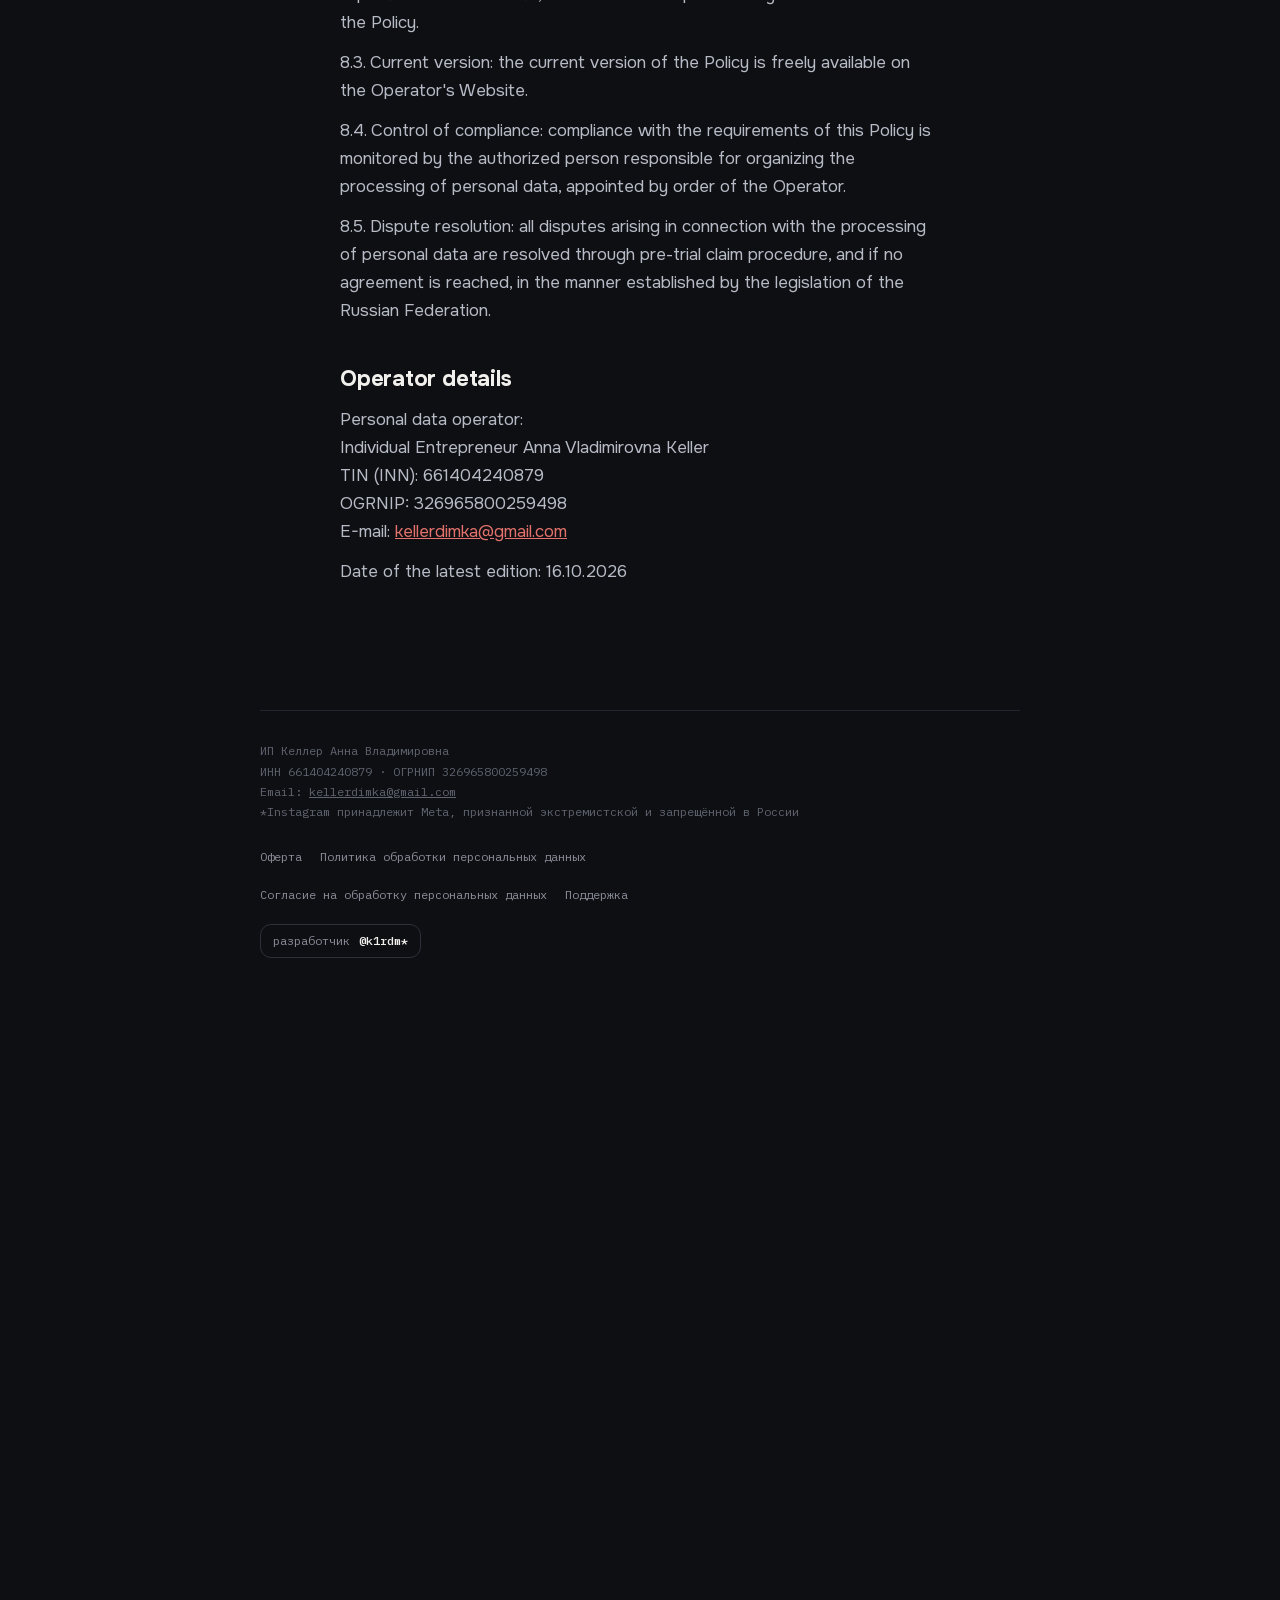
<file: privacy.html>
<!DOCTYPE html>
<html lang="en">
<head>
<meta charset="utf-8">
<!-- Старый адрес политики: он стоит в App Store Connect и в ссылках, разошедшихся по сети.
     Сам текст живёт в privacy-en.html — два файла с одним документом уже разъезжались,
     поэтому здесь остался только редирект. Менять ссылку в ASC не обязательно. -->
<meta http-equiv="refresh" content="0; url=privacy-en.html">
<link rel="canonical" href="https://youandme-app.ru/privacy-en.html">
<title>Privacy Policy — You&amp;Me</title>
<link rel="stylesheet" href="style.css">
</head>
<body>
<div class="wrap">
<main>
<h1>Privacy Policy</h1>
<p>This page has moved to <a href="privacy-en.html">privacy-en.html</a>.</p>
</main>
</div>
</body>
</html>
</file>
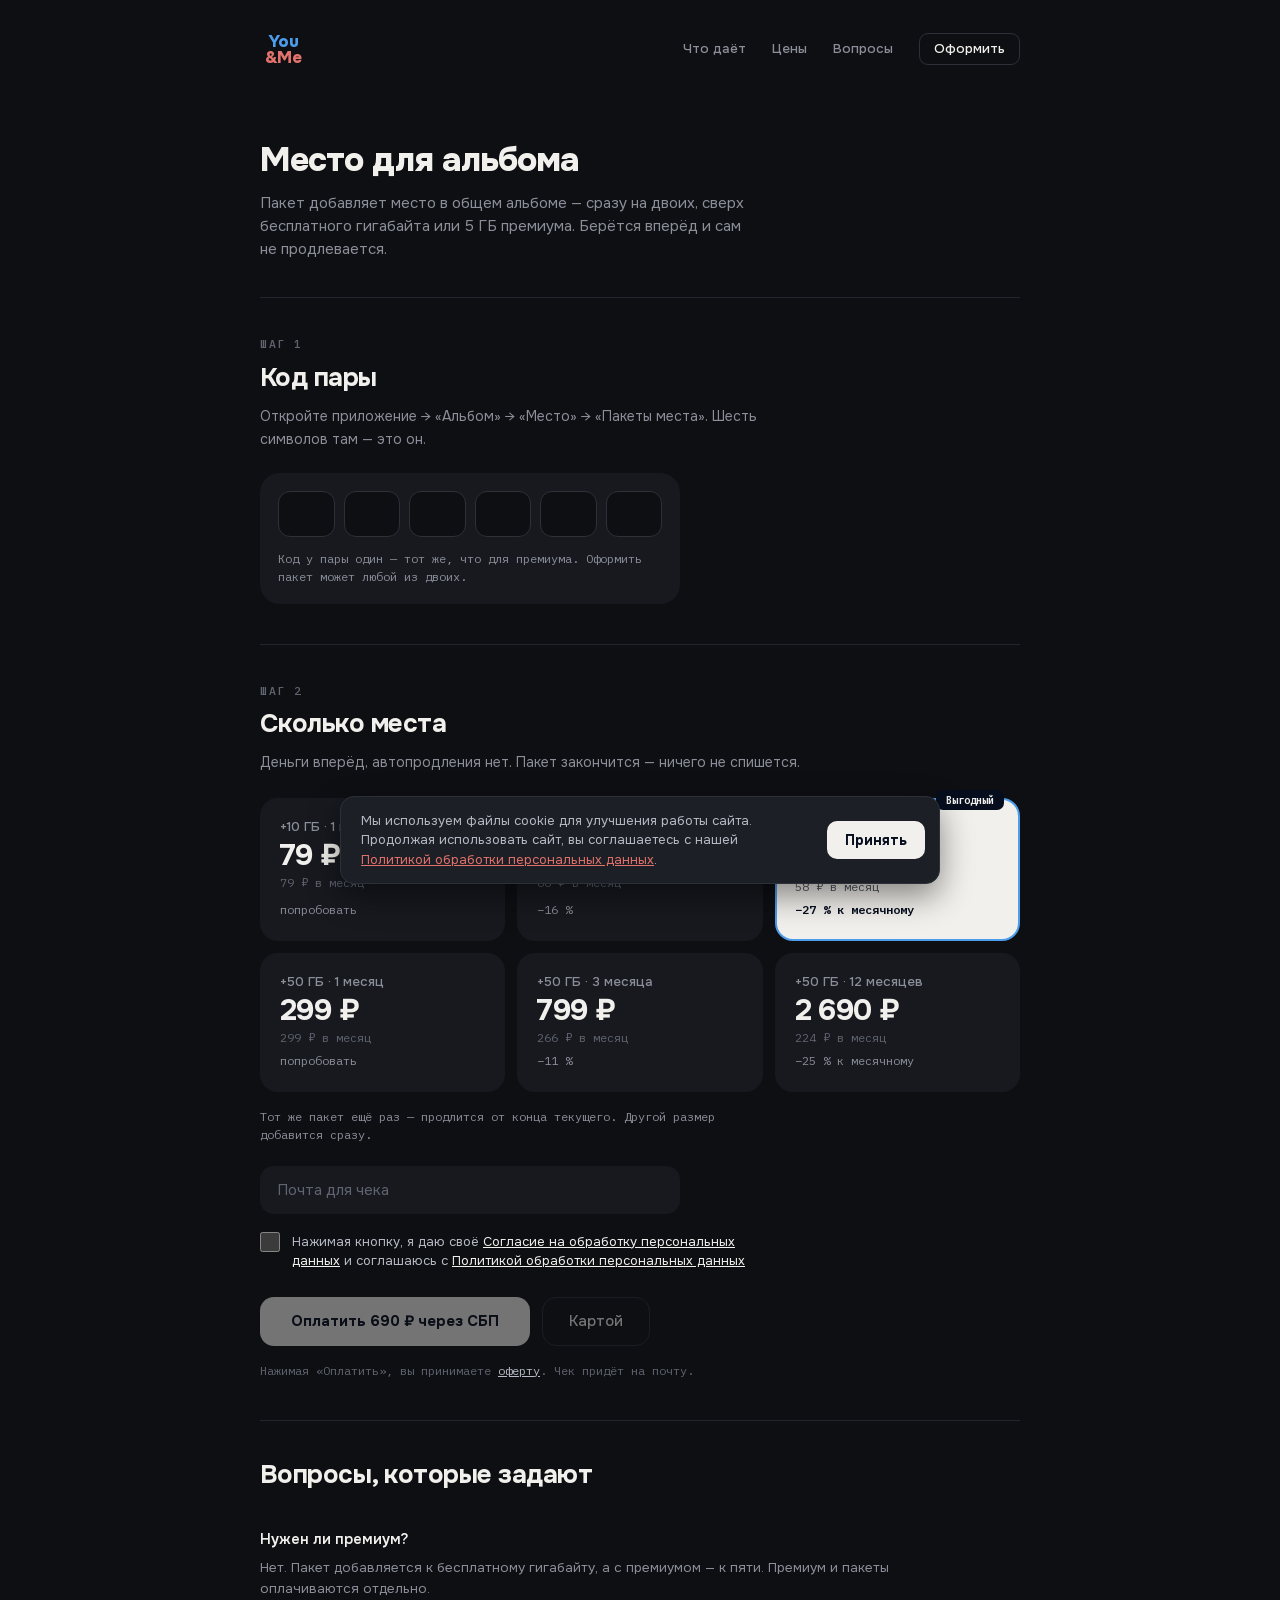
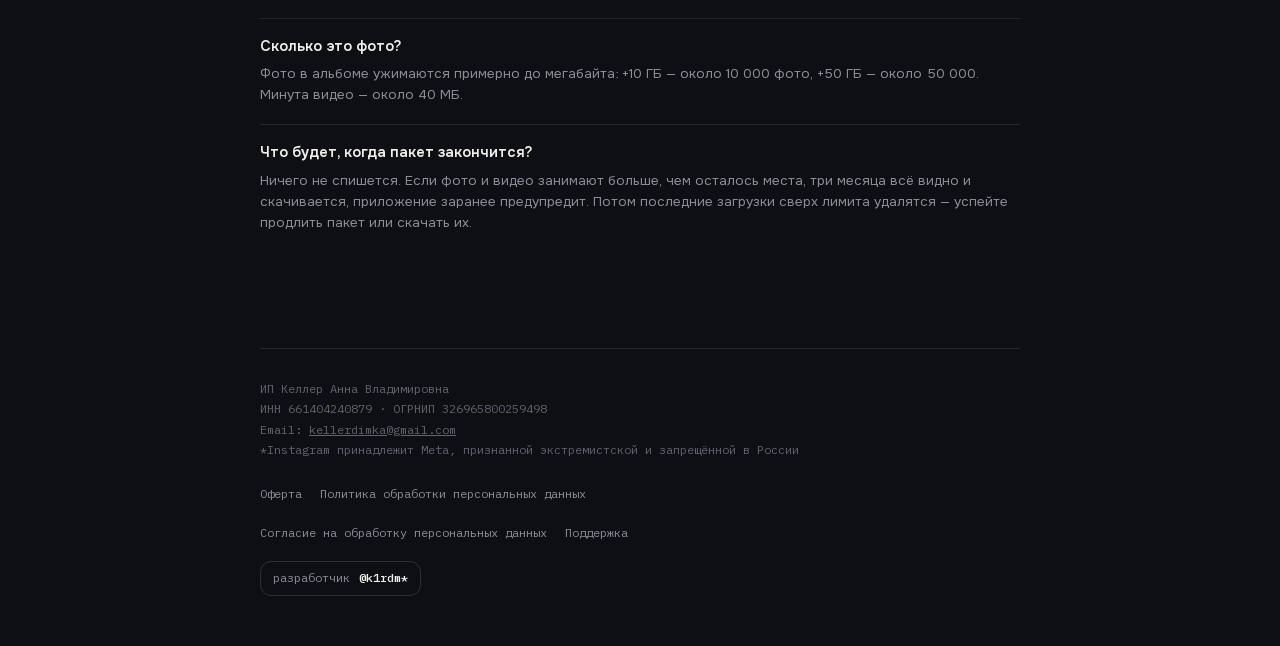
<file: space.html>
<!DOCTYPE html>
<html lang="ru">
<head>
<meta charset="utf-8">
<meta name="viewport" content="width=device-width, initial-scale=1">
<title>You&amp;Me — место для альбома</title>
<meta name="description" content="Пакеты места для общего альбома You&amp;Me: +10 или +50 ГБ на двоих, на 1, 3 или 12 месяцев, без автосписаний.">
<link rel="icon" type="image/png" href="favicon.png">
<link rel="apple-touch-icon" href="apple-touch-icon.png">
<link rel="stylesheet" href="style.css">
<link rel="stylesheet" href="pay.css">
<script src="cookie.js" defer></script>
<style>
/* Стили только этой страницы. Шаги, код, тарифы и оплата — в pay.css, как у премиума.
   Макета страницы нет (решение владельца 28.10): собрана из блоков страницы премиума. */

.space-head { padding: 44px 0 36px; }
.space-head h1 { margin: 0; font: 800 34px/1.05 var(--sans); letter-spacing: -.03em; }
.space-head p { margin: 14px 0 0; font-size: 15px; line-height: 1.55; color: var(--muted); max-width: 560px; text-wrap: pretty; }

/* Шесть тарифов: два размера по три срока — строкой на размер. */
.plans.space { grid-template-columns: repeat(3, 1fr); }
.space-note { margin-top: 16px; font: 400 12px/1.5 var(--mono); color: var(--muted); max-width: 560px; text-wrap: pretty; }

@media (max-width: 760px) {
  .space-head { padding: 24px 0 28px; }
  .space-head h1 { font-size: 28px; }
  /* Тот же столбец, что у премиума (pay.css): `.plans.space` весомее `.plans` и без этой
     строки оставлял три колонки — страница вылезала за экран. */
  .plans.space { grid-template-columns: minmax(0, 1fr); }
}
</style>
</head>
<body>

<div class="wrap">

<header class="top">
  <a class="brand" href="/home">
    <svg width="46" height="46" viewBox="0 0 100 100" role="img" aria-label="You&amp;Me" font-family="Onest, Manrope, system-ui, sans-serif" font-weight="800" font-size="37" letter-spacing="-1.5" text-anchor="middle"><text x="50" y="45" fill="#4C9DEB">You</text><text x="50" y="81" fill="#E2726B">&amp;Me</text></svg>
  </a>
  <nav class="nav-top">
    <a href="/#daet">Что даёт</a>
    <a href="/#ceny">Цены</a>
    <a href="/#voprosy">Вопросы</a>
    <a href="/#kod" class="ghost">Оформить</a>
  </nav>
</header>

<section class="space-head">
  <h1>Место для альбома</h1>
  <p>Пакет добавляет место в общем альбоме — сразу на двоих, сверх бесплатного гигабайта
    или 5 ГБ премиума. Берётся вперёд и сам не продлевается.</p>
</section>

<section class="step" id="kod">
  <div class="step-no">Шаг 1</div>
  <h2>Код пары</h2>
  <p>Откройте приложение → «Альбом» → «Место» → «Пакеты места». Шесть символов там — это он.</p>

  <div class="code-box">
    <div class="cells" id="cells">
      <input maxlength="1" inputmode="latin" autocapitalize="characters" autocomplete="off" spellcheck="false" aria-label="Символ кода 1">
      <input maxlength="1" inputmode="latin" autocapitalize="characters" autocomplete="off" spellcheck="false" aria-label="Символ кода 2">
      <input maxlength="1" inputmode="latin" autocapitalize="characters" autocomplete="off" spellcheck="false" aria-label="Символ кода 3">
      <input maxlength="1" inputmode="latin" autocapitalize="characters" autocomplete="off" spellcheck="false" aria-label="Символ кода 4">
      <input maxlength="1" inputmode="latin" autocapitalize="characters" autocomplete="off" spellcheck="false" aria-label="Символ кода 5">
      <input maxlength="1" inputmode="latin" autocapitalize="characters" autocomplete="off" spellcheck="false" aria-label="Символ кода 6">
    </div>
    <div class="code-hint">Код у пары один — тот же, что для премиума. Оформить пакет может любой из двоих.</div>
    <div class="code-status" id="codeStatus" role="status" aria-live="polite">
      <span class="icon"></span>
      <span class="code-status-text"></span>
    </div>
  </div>
</section>

<section class="step" id="ceny">
  <div class="step-no">Шаг 2</div>
  <h2>Сколько места</h2>
  <p>Деньги вперёд, автопродления нет. Пакет закончится — ничего не спишется.</p>

  <div class="plans space" id="plans" data-what="место">
    <button type="button" class="plan" data-plan="space10_m1" data-price="79" aria-pressed="false">
      <span class="plan-term">+10 ГБ · 1 месяц</span>
      <span class="plan-price">79 ₽</span>
      <span class="plan-meta">
        <span class="plan-per">79 ₽ в месяц</span>
        <span class="plan-note">попробовать</span>
      </span>
    </button>
    <button type="button" class="plan" data-plan="space10_m3" data-price="199" aria-pressed="false">
      <span class="plan-term">+10 ГБ · 3 месяца</span>
      <span class="plan-price">199 ₽</span>
      <span class="plan-meta">
        <span class="plan-per">66 ₽ в месяц</span>
        <span class="plan-note">−16 %</span>
      </span>
    </button>
    <button type="button" class="plan best" data-plan="space10_m12" data-price="690" aria-pressed="true">
      <span class="plan-badge">Выгодный</span>
      <span class="plan-term">+10 ГБ · 12 месяцев</span>
      <span class="plan-price">690 ₽</span>
      <span class="plan-meta">
        <span class="plan-per">58 ₽ в месяц</span>
        <span class="plan-note">−27 % к месячному</span>
      </span>
    </button>
    <button type="button" class="plan" data-plan="space50_m1" data-price="299" aria-pressed="false">
      <span class="plan-term">+50 ГБ · 1 месяц</span>
      <span class="plan-price">299 ₽</span>
      <span class="plan-meta">
        <span class="plan-per">299 ₽ в месяц</span>
        <span class="plan-note">попробовать</span>
      </span>
    </button>
    <button type="button" class="plan" data-plan="space50_m3" data-price="799" aria-pressed="false">
      <span class="plan-term">+50 ГБ · 3 месяца</span>
      <span class="plan-price">799 ₽</span>
      <span class="plan-meta">
        <span class="plan-per">266 ₽ в месяц</span>
        <span class="plan-note">−11 %</span>
      </span>
    </button>
    <button type="button" class="plan" data-plan="space50_m12" data-price="2690" aria-pressed="false">
      <span class="plan-term">+50 ГБ · 12 месяцев</span>
      <span class="plan-price">2 690 ₽</span>
      <span class="plan-meta">
        <span class="plan-per">224 ₽ в месяц</span>
        <span class="plan-note">−25 % к месячному</span>
      </span>
    </button>
  </div>

  <div class="space-note">Тот же пакет ещё раз — продлится от конца текущего. Другой размер добавится сразу.</div>

  <input class="tip-own pay-email" id="payEmail" type="email" inputmode="email" autocomplete="email"
         spellcheck="false" placeholder="Почта для чека" aria-label="Почта для чека">

  <label class="agree">
    <input type="checkbox" id="payAgree">
    <span>Нажимая кнопку, я даю своё <a href="consent-ru.html" target="_blank" rel="noopener">Согласие
      на обработку персональных данных</a> и соглашаюсь с <a href="privacy-ru.html" target="_blank" rel="noopener">Политикой
      обработки персональных данных</a></span>
  </label>

  <div class="pay">
    <button type="button" class="btn btn-primary" id="paySbp" disabled>Оплатить 690 ₽ через СБП</button>
    <button type="button" class="btn btn-secondary" id="payCard" disabled>Картой</button>
  </div>

  <div class="legal">
    Нажимая «Оплатить», вы принимаете <a href="offer.html">оферту</a>. Чек придёт на почту.
  </div>

  <div class="pay-error" id="payError" role="status" aria-live="polite"></div>
</section>

<section class="faq" id="voprosy">
  <h2>Вопросы, которые задают</h2>
  <div class="qa">
    <h3>Нужен ли премиум?</h3>
    <p>Нет. Пакет добавляется к бесплатному гигабайту, а с премиумом — к пяти. Премиум и пакеты оплачиваются отдельно.</p>
  </div>
  <div class="qa">
    <h3>Сколько это фото?</h3>
    <p>Фото в альбоме ужимаются примерно до мегабайта: +10 ГБ — около 10 000 фото, +50 ГБ — около 50 000. Минута видео — около 40 МБ.</p>
  </div>
  <div class="qa">
    <h3>Что будет, когда пакет закончится?</h3>
    <p>Ничего не спишется. Если фото и видео занимают больше, чем осталось места, три месяца всё видно и скачивается, приложение заранее предупредит. Потом последние загрузки сверх лимита удалятся — успейте продлить пакет или скачать их.</p>
  </div>
</section>

<footer class="foot">
  <div class="foot-req">
    ИП Келлер Анна Владимировна<br>
    ИНН 661404240879 · ОГРНИП 326965800259498<br>
    Email: <a href="mailto:kellerdimka@gmail.com">kellerdimka@gmail.com</a><br>
    *Instagram принадлежит Meta, признанной экстремистской и запрещённой в России
  </div>
  <div class="foot-links">
    <a href="offer.html">Оферта</a>
    <a href="privacy-ru.html">Политика обработки персональных данных</a>
    <a href="consent-ru.html">Согласие на обработку персональных данных</a>
    <a href="support.html">Поддержка</a>
    <a class="foot-ig" href="https://www.instagram.com/k1rdm/" rel="me"><span>разработчик</span><b>@k1rdm*</b></a>
  </div>
</footer>

</div>

<script src="pay.js?v=payment-link3"></script>
<script>
// Возврат с формы оплаты: место прибавляет уведомление ЮKassa на сервер, обычно за секунды,
// но обещать «уже готово» нельзя — говорим про минуту, статус настоящий в приложении.
if (new URLSearchParams(location.search).get("paid")) {
  status("ok", "Оплата принята",
    "Место прибавится в приложении в течение минуты — перезапускать его не нужно.");
  statusBox.scrollIntoView({ behavior: "smooth", block: "center" });
}
</script>
</body>
</html>
</file>
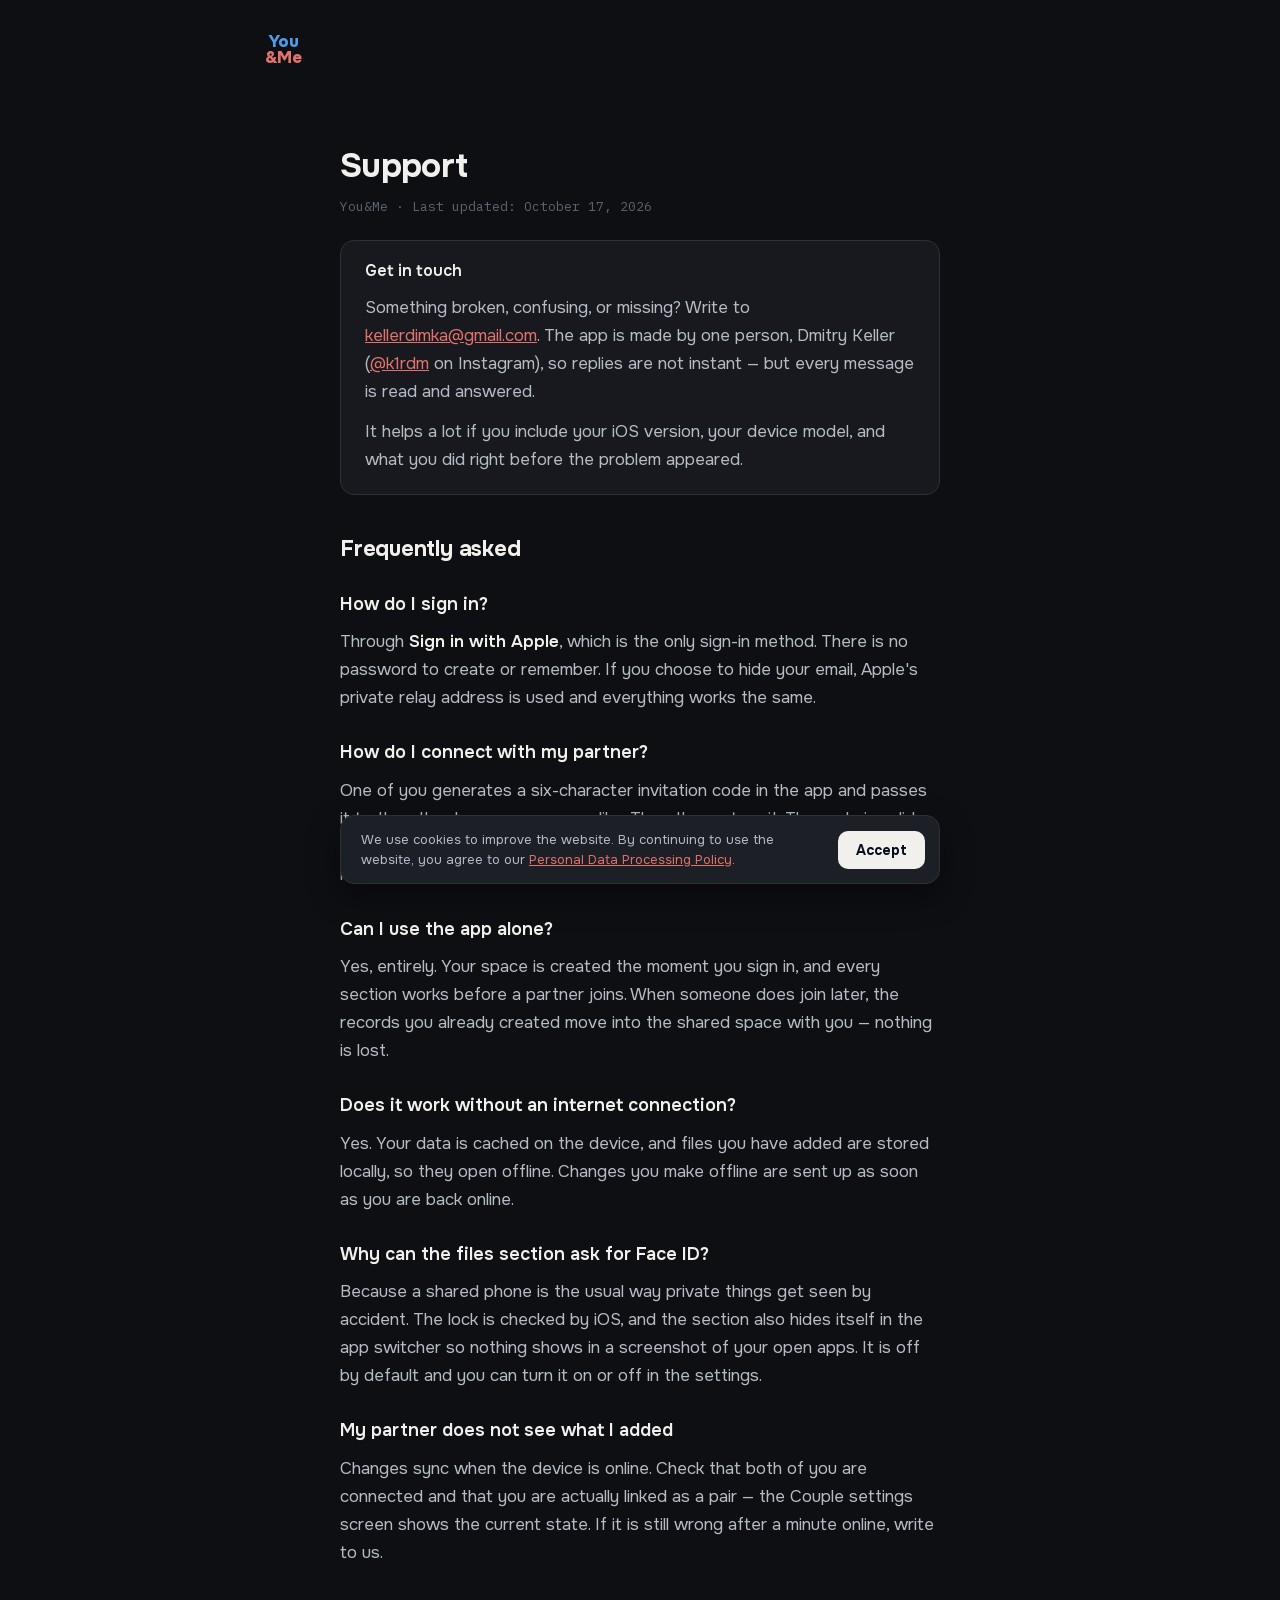
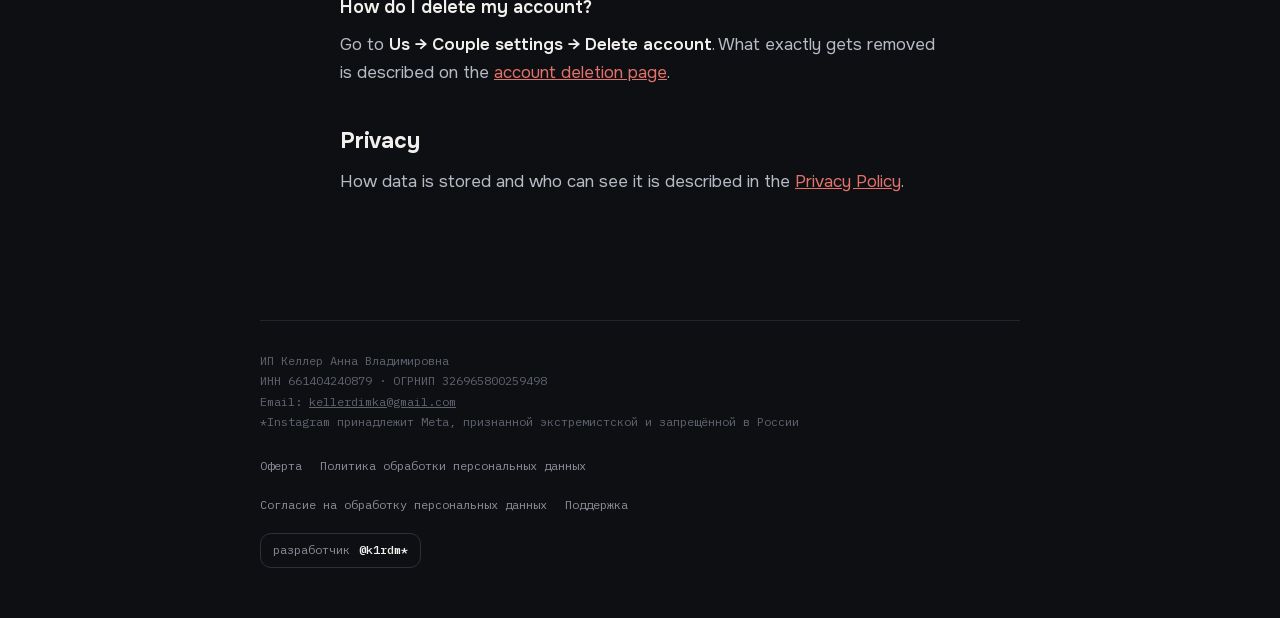
<file: support.html>
<!DOCTYPE html>
<html lang="en">
<head>
<meta charset="utf-8">
<meta name="viewport" content="width=device-width, initial-scale=1">
<title>Support — You&amp;Me</title>
<link rel="icon" type="image/png" href="favicon.png">
<link rel="apple-touch-icon" href="apple-touch-icon.png">
<link rel="stylesheet" href="style.css">
<script src="cookie.js" defer></script>
</head>
<body>
<div class="wrap">

<header class="top">
  <a class="brand" href="/home">
    <svg width="46" height="46" viewBox="0 0 100 100" role="img" aria-label="You&amp;Me" font-family="Onest, Manrope, system-ui, sans-serif" font-weight="800" font-size="37" letter-spacing="-1.5" text-anchor="middle"><text x="50" y="45" fill="#4C9DEB">You</text><text x="50" y="81" fill="#E2726B">&amp;Me</text></svg>
  </a>
</header>

<main>

<h1>Support</h1>
<p class="updated">You&amp;Me · Last updated: October 17, 2026</p>

<div class="card">
<strong>Get in touch</strong>
<p style="margin-bottom:0">Something broken, confusing, or missing? Write to
<a href="mailto:kellerdimka@gmail.com">kellerdimka@gmail.com</a>. The app is made by one
person, Dmitry Keller (<a href="https://www.instagram.com/k1rdm/" rel="me">@k1rdm</a> on Instagram),
so replies are not instant — but every message is read and answered.</p>
<p style="margin-bottom:0">It helps a lot if you include your iOS version, your device model,
and what you did right before the problem appeared.</p>
</div>

<h2>Frequently asked</h2>

<h3>How do I sign in?</h3>
<p>Through <strong>Sign in with Apple</strong>, which is the only sign-in method. There is no
password to create or remember. If you choose to hide your email, Apple's private relay
address is used and everything works the same.</p>

<h3>How do I connect with my partner?</h3>
<p>One of you generates a six-character invitation code in the app and passes it to the other
by any means you like. The other enters it. The code is valid for 15 minutes and can be used
only once — if it expires, simply generate a new one.</p>

<h3>Can I use the app alone?</h3>
<p>Yes, entirely. Your space is created the moment you sign in, and every section works
before a partner joins. When someone does join later, the records you already created move
into the shared space with you — nothing is lost.</p>

<h3>Does it work without an internet connection?</h3>
<p>Yes. Your data is cached on the device, and files you have added are stored locally,
so they open offline. Changes you make offline are sent up as soon as you are back online.</p>

<h3>Why can the files section ask for Face ID?</h3>
<p>Because a shared phone is the usual way private things get seen by accident. The lock is
checked by iOS, and the section also hides itself in the app switcher so nothing shows in a
screenshot of your open apps. It is off by default and you can turn it on or off in the
settings.</p>

<h3>My partner does not see what I added</h3>
<p>Changes sync when the device is online. Check that both of you are connected and that you
are actually linked as a pair — the Couple settings screen shows the current state. If it is
still wrong after a minute online, write to us.</p>

<h3>How do I delete my account?</h3>
<p>Go to <strong>Us → Couple settings → Delete account</strong>. What exactly gets removed is
described on the <a href="delete-account.html">account deletion page</a>.</p>


<h2>Privacy</h2>
<p>How data is stored and who can see it is described in the
<a href="privacy.html">Privacy Policy</a>.</p>


</main>

<footer class="foot">
  <div class="foot-req">
    ИП Келлер Анна Владимировна<br>
    ИНН 661404240879 · ОГРНИП 326965800259498<br>
    Email: <a href="mailto:kellerdimka@gmail.com">kellerdimka@gmail.com</a><br>
    *Instagram принадлежит Meta, признанной экстремистской и запрещённой в России
  </div>
  <div class="foot-links">
    <a href="offer.html">Оферта</a>
    <a href="privacy-ru.html">Политика обработки персональных данных</a>
    <a href="consent-ru.html">Согласие на обработку персональных данных</a>
    <a href="support.html">Поддержка</a>
    <a class="foot-ig" href="https://www.instagram.com/k1rdm/" rel="me"><span>разработчик</span><b>@k1rdm*</b></a>
  </div>
</footer>

</div>
</body>
</html>
</file>
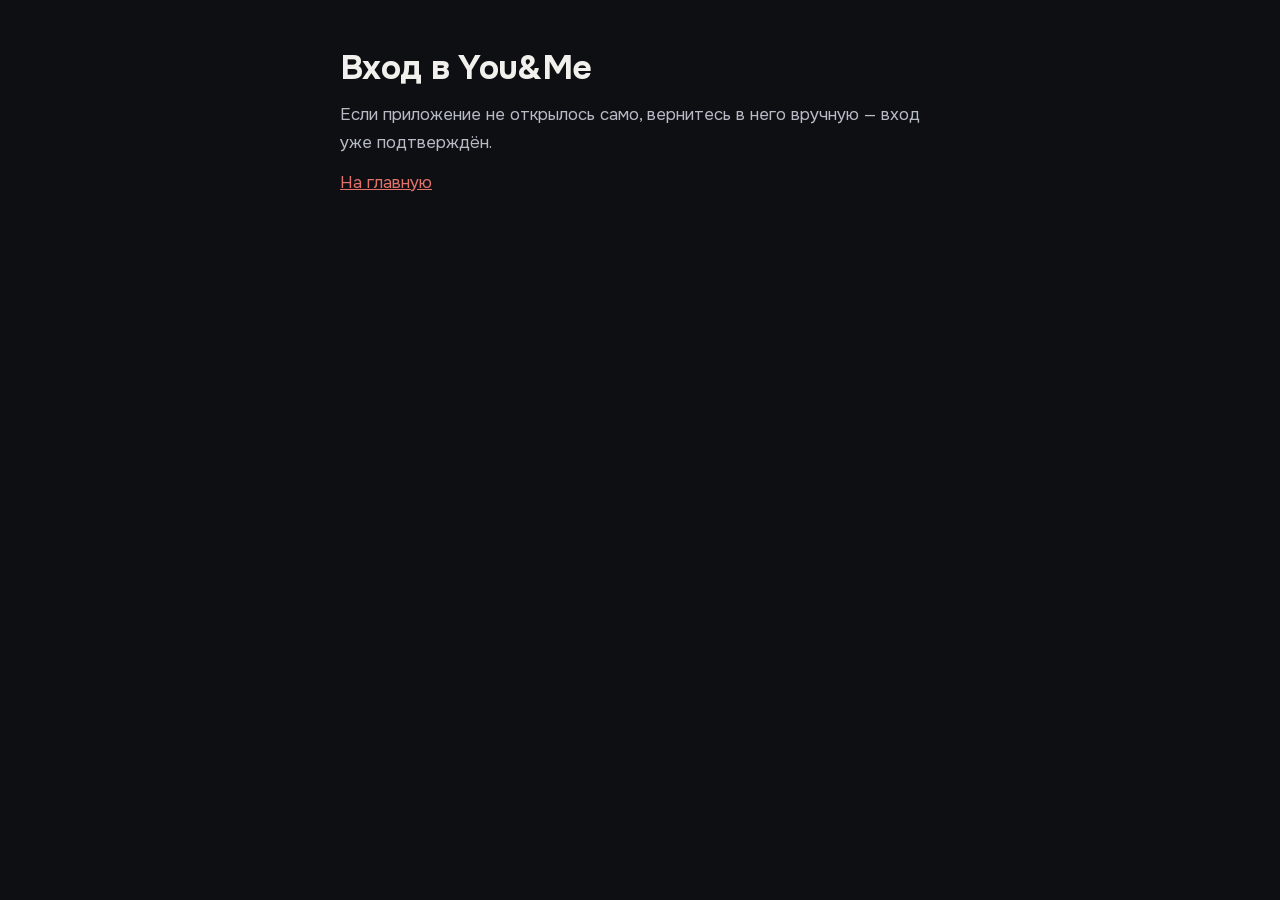
<file: vk_id_redirect.html>
<!DOCTYPE html>
<html lang="ru">
<head>
<meta charset="utf-8">
<meta name="viewport" content="width=device-width, initial-scale=1">
<title>You&amp;Me — вход</title>
<link rel="stylesheet" href="style.css">
</head>
<body>
<!--
  Страница возврата после входа через VK ID.

  Обычно её не видно: iOS перехватывает этот адрес по universal link и открывает
  приложение, а сюда человек попадает только если приложения на устройстве нет
  или связь домена с ним ещё не подхватилась. Поэтому текст — не «загрузка»,
  а объяснение, что делать дальше.
-->
<main class="page">
  <h1>Вход в You&amp;Me</h1>
  <p>Если приложение не открылось само, вернитесь в него вручную — вход уже подтверждён.</p>
  <p><a href="/">На главную</a></p>
</main>
</body>
</html>
</file>
<file: style.css>
/* Общий стиль сайта You&Me. Палитра взята с макета премиума:
   тема одна, тёмная — светлой версии нет намеренно, макета под неё не рисовали.
   Страница-лендинг (index.html) добавляет к этому свои стили у себя внутри. */

/* ── шрифты ────────────────────────────────────────────── */

/* Свои копии, а не Google Fonts: каждый запрос к Google отдавал ему IP посетителя, а политика
   говорит, что за границу данные не уходят. Наборы — кириллица и латиница (у Onest ещё
   «math» и «symbols»: стрелки, ≈). Иконки Material Symbols — только те, что на премиуме
   и на /home (там их рисуют экраны карусели), 36 штук, оси opsz 20..24, wght 300..600,
   FILL 0..1. Набор целиком — в icon_names= запроса ниже; понадобилась новая — скачать
   заново с ней (имена по алфавиту), иначе вместо значка на странице будет слово:
   https://fonts.googleapis.com/css2?family=Material+Symbols+Rounded:opsz,wght,FILL,GRAD@20..24,300..600,0..1,0&icon_names=add,cake,calendar_month,chat,check_circle,checklist,chevron_left,chevron_right,cloud_off,credit_card,description,drafts,edit,fact_check,favorite,flag,folder,forum,group,how_to_vote,info,list_alt,lock,lock_clock,mail,mic,more_horiz,photo_camera,play_arrow,radar,radio_button_unchecked,redeem,repeat,search,sports_esports,wifi */

@font-face { font-family: 'IBM Plex Mono'; font-weight: 400; font-display: swap; src: url(fonts/plex-mono-400-cyrillic-ext.woff2) format('woff2'); unicode-range: U+0460-052F, U+1C80-1C8A, U+20B4, U+2DE0-2DFF, U+A640-A69F, U+FE2E-FE2F; }
@font-face { font-family: 'IBM Plex Mono'; font-weight: 400; font-display: swap; src: url(fonts/plex-mono-400-cyrillic.woff2) format('woff2'); unicode-range: U+0301, U+0400-045F, U+0490-0491, U+04B0-04B1, U+2116; }
@font-face { font-family: 'IBM Plex Mono'; font-weight: 400; font-display: swap; src: url(fonts/plex-mono-400-latin-ext.woff2) format('woff2'); unicode-range: U+0100-02BA, U+02BD-02C5, U+02C7-02CC, U+02CE-02D7, U+02DD-02FF, U+0304, U+0308, U+0329, U+1D00-1DBF, U+1E00-1E9F, U+1EF2-1EFF, U+2020, U+20A0-20AB, U+20AD-20C4, U+2113, U+2C60-2C7F, U+A720-A7FF; }
@font-face { font-family: 'IBM Plex Mono'; font-weight: 400; font-display: swap; src: url(fonts/plex-mono-400-latin.woff2) format('woff2'); unicode-range: U+0000-00FF, U+0131, U+0152-0153, U+02BB-02BC, U+02C6, U+02DA, U+02DC, U+0304, U+0308, U+0329, U+2000-206F, U+20AC, U+2122, U+2191, U+2193, U+2212, U+2215, U+FEFF, U+FFFD; }
@font-face { font-family: 'IBM Plex Mono'; font-weight: 500; font-display: swap; src: url(fonts/plex-mono-500-cyrillic-ext.woff2) format('woff2'); unicode-range: U+0460-052F, U+1C80-1C8A, U+20B4, U+2DE0-2DFF, U+A640-A69F, U+FE2E-FE2F; }
@font-face { font-family: 'IBM Plex Mono'; font-weight: 500; font-display: swap; src: url(fonts/plex-mono-500-cyrillic.woff2) format('woff2'); unicode-range: U+0301, U+0400-045F, U+0490-0491, U+04B0-04B1, U+2116; }
@font-face { font-family: 'IBM Plex Mono'; font-weight: 500; font-display: swap; src: url(fonts/plex-mono-500-latin-ext.woff2) format('woff2'); unicode-range: U+0100-02BA, U+02BD-02C5, U+02C7-02CC, U+02CE-02D7, U+02DD-02FF, U+0304, U+0308, U+0329, U+1D00-1DBF, U+1E00-1E9F, U+1EF2-1EFF, U+2020, U+20A0-20AB, U+20AD-20C4, U+2113, U+2C60-2C7F, U+A720-A7FF; }
@font-face { font-family: 'IBM Plex Mono'; font-weight: 500; font-display: swap; src: url(fonts/plex-mono-500-latin.woff2) format('woff2'); unicode-range: U+0000-00FF, U+0131, U+0152-0153, U+02BB-02BC, U+02C6, U+02DA, U+02DC, U+0304, U+0308, U+0329, U+2000-206F, U+20AC, U+2122, U+2191, U+2193, U+2212, U+2215, U+FEFF, U+FFFD; }
@font-face { font-family: 'IBM Plex Mono'; font-weight: 600; font-display: swap; src: url(fonts/plex-mono-600-cyrillic-ext.woff2) format('woff2'); unicode-range: U+0460-052F, U+1C80-1C8A, U+20B4, U+2DE0-2DFF, U+A640-A69F, U+FE2E-FE2F; }
@font-face { font-family: 'IBM Plex Mono'; font-weight: 600; font-display: swap; src: url(fonts/plex-mono-600-cyrillic.woff2) format('woff2'); unicode-range: U+0301, U+0400-045F, U+0490-0491, U+04B0-04B1, U+2116; }
@font-face { font-family: 'IBM Plex Mono'; font-weight: 600; font-display: swap; src: url(fonts/plex-mono-600-latin-ext.woff2) format('woff2'); unicode-range: U+0100-02BA, U+02BD-02C5, U+02C7-02CC, U+02CE-02D7, U+02DD-02FF, U+0304, U+0308, U+0329, U+1D00-1DBF, U+1E00-1E9F, U+1EF2-1EFF, U+2020, U+20A0-20AB, U+20AD-20C4, U+2113, U+2C60-2C7F, U+A720-A7FF; }
@font-face { font-family: 'IBM Plex Mono'; font-weight: 600; font-display: swap; src: url(fonts/plex-mono-600-latin.woff2) format('woff2'); unicode-range: U+0000-00FF, U+0131, U+0152-0153, U+02BB-02BC, U+02C6, U+02DA, U+02DC, U+0304, U+0308, U+0329, U+2000-206F, U+20AC, U+2122, U+2191, U+2193, U+2212, U+2215, U+FEFF, U+FFFD; }
@font-face { font-family: 'Manrope'; font-weight: 400 800; font-display: swap; src: url(fonts/manrope-cyrillic-ext.woff2) format('woff2'); unicode-range: U+0460-052F, U+1C80-1C8A, U+20B4, U+2DE0-2DFF, U+A640-A69F, U+FE2E-FE2F; }
@font-face { font-family: 'Manrope'; font-weight: 400 800; font-display: swap; src: url(fonts/manrope-cyrillic.woff2) format('woff2'); unicode-range: U+0301, U+0400-045F, U+0490-0491, U+04B0-04B1, U+2116; }
@font-face { font-family: 'Manrope'; font-weight: 400 800; font-display: swap; src: url(fonts/manrope-latin-ext.woff2) format('woff2'); unicode-range: U+0100-02BA, U+02BD-02C5, U+02C7-02CC, U+02CE-02D7, U+02DD-02FF, U+0304, U+0308, U+0329, U+1D00-1DBF, U+1E00-1E9F, U+1EF2-1EFF, U+2020, U+20A0-20AB, U+20AD-20C4, U+2113, U+2C60-2C7F, U+A720-A7FF; }
@font-face { font-family: 'Manrope'; font-weight: 400 800; font-display: swap; src: url(fonts/manrope-latin.woff2) format('woff2'); unicode-range: U+0000-00FF, U+0131, U+0152-0153, U+02BB-02BC, U+02C6, U+02DA, U+02DC, U+0304, U+0308, U+0329, U+2000-206F, U+20AC, U+2122, U+2191, U+2193, U+2212, U+2215, U+FEFF, U+FFFD; }
@font-face { font-family: 'Onest'; font-weight: 400 800; font-display: swap; src: url(fonts/onest-cyrillic-ext.woff2) format('woff2'); unicode-range: U+0460-052F, U+1C80-1C8A, U+20B4, U+2DE0-2DFF, U+A640-A69F, U+FE2E-FE2F; }
@font-face { font-family: 'Onest'; font-weight: 400 800; font-display: swap; src: url(fonts/onest-cyrillic.woff2) format('woff2'); unicode-range: U+0301, U+0400-045F, U+0490-0491, U+04B0-04B1, U+2116; }
@font-face { font-family: 'Onest'; font-weight: 400 800; font-display: swap; src: url(fonts/onest-math.woff2) format('woff2'); unicode-range: U+0302-0303, U+0305, U+0307-0308, U+0310, U+0312, U+0315, U+031A, U+0326-0327, U+032C, U+032F-0330, U+0332-0333, U+0338, U+033A, U+0346, U+034D, U+0391-03A1, U+03A3-03A9, U+03B1-03C9, U+03D1, U+03D5-03D6, U+03F0-03F1, U+03F4-03F5, U+2016-2017, U+2034-2038, U+203C, U+2040, U+2043, U+2047, U+2050, U+2057, U+205F, U+2070-2071, U+2074-209F, U+20D0-20DC, U+20E1, U+20E5-20EF, U+2100-2112, U+2114-2115, U+2117-2121, U+2123-214F, U+2190, U+2192, U+2194-21AE, U+21B0-21E5, U+21F1-21F2, U+21F4-2211, U+2213-2214, U+2216-22FF, U+2308-230B, U+2310, U+2319, U+231C-2321, U+2336-237A, U+237C, U+2395, U+239B-23B7, U+23D0, U+23DC-23E1, U+2474-2475, U+25AF, U+25B3, U+25B7, U+25BD, U+25C1, U+25CA, U+25CC, U+25FB, U+266D-266F, U+27C0-27FF, U+2900-2AFF, U+2B0E-2B11, U+2B30-2B4C, U+2BFE, U+3030, U+FF5B, U+FF5D, U+1D400-1D7FF, U+1EE00-1EEFF; }
@font-face { font-family: 'Onest'; font-weight: 400 800; font-display: swap; src: url(fonts/onest-symbols.woff2) format('woff2'); unicode-range: U+0001-000C, U+000E-001F, U+007F-009F, U+20DD-20E0, U+20E2-20E4, U+2150-218F, U+2190, U+2192, U+2194-2199, U+21AF, U+21E6-21F0, U+21F3, U+2218-2219, U+2299, U+22C4-22C6, U+2300-243F, U+2440-244A, U+2460-24FF, U+25A0-27BF, U+2800-28FF, U+2921-2922, U+2981, U+29BF, U+29EB, U+2B00-2BFF, U+4DC0-4DFF, U+FFF9-FFFB, U+10140-1018E, U+10190-1019C, U+101A0, U+101D0-101FD, U+102E0-102FB, U+10E60-10E7E, U+1D2C0-1D2D3, U+1D2E0-1D37F, U+1F000-1F0FF, U+1F100-1F1AE, U+1F1E6-1F1FF, U+1F30D-1F30F, U+1F315, U+1F31C, U+1F31E, U+1F320-1F32C, U+1F336, U+1F378, U+1F37D, U+1F382, U+1F393-1F39F, U+1F3A7-1F3A8, U+1F3AC-1F3AF, U+1F3C2, U+1F3C4-1F3C6, U+1F3CA-1F3CE, U+1F3D4-1F3E0, U+1F3ED, U+1F3F1-1F3F3, U+1F3F5-1F3F7, U+1F408, U+1F415, U+1F41F, U+1F426, U+1F43F, U+1F441-1F442, U+1F444, U+1F446-1F449, U+1F44C-1F44E, U+1F453, U+1F46A, U+1F47D, U+1F4A3, U+1F4B0, U+1F4B3, U+1F4B9, U+1F4BB, U+1F4BF, U+1F4C8-1F4CB, U+1F4D6, U+1F4DA, U+1F4DF, U+1F4E3-1F4E6, U+1F4EA-1F4ED, U+1F4F7, U+1F4F9-1F4FB, U+1F4FD-1F4FE, U+1F503, U+1F507-1F50B, U+1F50D, U+1F512-1F513, U+1F53E-1F54A, U+1F54F-1F5FA, U+1F610, U+1F650-1F67F, U+1F687, U+1F68D, U+1F691, U+1F694, U+1F698, U+1F6AD, U+1F6B2, U+1F6B9-1F6BA, U+1F6BC, U+1F6C6-1F6CF, U+1F6D3-1F6D7, U+1F6E0-1F6EA, U+1F6F0-1F6F3, U+1F6F7-1F6FC, U+1F700-1F80B, U+1F810-1F847, U+1F850-1F859, U+1F860-1F887, U+1F890-1F8AD, U+1F8B0-1F8BB, U+1F8C0-1F8C1, U+1F8D0-1F8D8, U+1F900-1F90B, U+1F93B, U+1F946, U+1F984, U+1F996, U+1F9E9, U+1FA00-1FA6F, U+1FA70-1FA7C, U+1FA80-1FAC6, U+1FAC8, U+1FACC-1FADD, U+1FADF-1FAEB, U+1FAEF-1FAFA, U+1FB00-1FBFF; }
@font-face { font-family: 'Onest'; font-weight: 400 800; font-display: swap; src: url(fonts/onest-latin-ext.woff2) format('woff2'); unicode-range: U+0100-02BA, U+02BD-02C5, U+02C7-02CC, U+02CE-02D7, U+02DD-02FF, U+0304, U+0308, U+0329, U+1D00-1DBF, U+1E00-1E9F, U+1EF2-1EFF, U+2020, U+20A0-20AB, U+20AD-20C4, U+2113, U+2C60-2C7F, U+A720-A7FF; }
@font-face { font-family: 'Onest'; font-weight: 400 800; font-display: swap; src: url(fonts/onest-latin.woff2) format('woff2'); unicode-range: U+0000-00FF, U+0131, U+0152-0153, U+02BB-02BC, U+02C6, U+02DA, U+02DC, U+0304, U+0308, U+0329, U+2000-206F, U+20AC, U+2122, U+2191, U+2193, U+2212, U+2215, U+FEFF, U+FFFD; }
@font-face { font-family: 'Material Symbols Rounded'; font-weight: 300 600; font-display: block; src: url(fonts/material-symbols-rounded.woff2) format('woff2'); }

:root {
  --bg:        #0e0f13;
  --card:      #17191f;
  --card-2:    #1c1f26;
  --line:      #2c3039;
  --line-soft: #22252d;
  --fg:        #f2f0ec;
  --muted:     #8b8f9a;
  --dim:       #5f6470;
  --mid:       #b6bbc6;
  --accent:    oklch(0.68 0.14 250);
  --brand:     oklch(0.68 0.14 25);
  --on-light:  #060e1e;
  --sans: 'Onest', 'Manrope', system-ui, -apple-system, sans-serif;
  --mono: 'IBM Plex Mono', ui-monospace, 'SF Mono', Menlo, monospace;
  color-scheme: dark;
}

* { box-sizing: border-box; }

body {
  margin: 0;
  background: var(--bg);
  color: var(--fg);
  font: 400 17px/1.65 var(--sans);
  -webkit-font-smoothing: antialiased;
}

.wrap { max-width: 880px; margin: 0 auto; padding: 0 60px; }

a { color: var(--brand); }
a:hover { color: var(--fg); }

.icon {
  font-family: 'Material Symbols Rounded';
  font-size: 20px;
  line-height: 1;
  display: block;
  font-variation-settings: 'FILL' 0, 'wght' 300, 'opsz' 24;
}

.eyebrow {
  font: 500 11.5px/1 var(--mono);
  letter-spacing: .14em;
  text-transform: uppercase;
  color: var(--brand);
}

/* ── шапка (одинаковая на всех страницах) ──────────────── */

.top { display: flex; justify-content: space-between; align-items: center; padding: 26px 0; gap: 16px; }
.brand { display: flex; gap: 11px; align-items: center; text-decoration: none; }
.nav-top { display: flex; gap: 26px; align-items: center; }
.nav-top a { font: 500 13.5px/1 var(--sans); color: var(--muted); text-decoration: none; }
.nav-top a:hover { color: var(--fg); }
.nav-top a.ghost { color: var(--fg); padding: 8px 14px; border-radius: 9px; border: 1px solid var(--line); }
.nav-top a.ghost:hover { border-color: var(--mid); }

/* ── типографика документов ────────────────────────────── */

/* Колонка документа уже общей: 600 px — это около 75 знаков в строке, предел, за которым
   глаз начинает терять начало следующей строки. Шапка и подвал остаются во всю ширину. */
main { max-width: 600px; margin: 0 auto; padding: 48px 0 56px; }

h1 { font: 700 34px/1.2 var(--sans); letter-spacing: -.02em; margin: 0 0 10px; text-wrap: pretty; }
h2 { font: 700 22px/1.3 var(--sans); letter-spacing: -.01em; margin: 40px 0 12px; }
h3 { font: 600 18px/1.35 var(--sans); margin: 28px 0 8px; }

p { margin: 12px 0; color: var(--mid); text-wrap: pretty; }

.updated { font: 400 13px/1.5 var(--mono); color: var(--dim); margin: 10px 0 24px; }
.lang { font: 400 13px/1.5 var(--mono); color: var(--dim); margin: 0 0 22px; }

ul, ol { padding-left: 22px; margin: 12px 0; color: var(--mid); }
li { margin: 7px 0; }

strong { color: var(--fg); font-weight: 600; }

/* Названия сервисов и зон в документах: ru-central1 и подобное. Не блок кода — строчная
   пометка, поэтому только шрифт и цвет, без подложки. */
code { font: 400 .92em/1 var(--mono); color: var(--fg); }

.card {
  background: var(--card);
  border: 1px solid var(--line);
  border-radius: 14px;
  padding: 20px 24px;
  margin: 24px 0;
}
.card strong { display: block; margin-bottom: 10px; font: 600 16px/1.3 var(--sans); }
.card p:last-child { margin-bottom: 0; }
.card ul:last-child { margin-bottom: 0; }

table { width: 100%; border-collapse: collapse; margin: 20px 0; }
th, td { text-align: left; padding: 11px 12px; border-bottom: 1px solid var(--line-soft); font-size: 14.5px; }
th { color: var(--dim); font: 500 12px/1 var(--mono); text-transform: uppercase; letter-spacing: .08em; }
td { color: var(--mid); }

/* ── подвал (одинаковый на всех страницах) ─────────────── */

.foot {
  margin-top: 56px; padding: 30px 0 50px;
  border-top: 1px solid var(--line-soft);
  display: flex; justify-content: space-between; gap: 24px; flex-wrap: wrap;
}
.foot-req { font: 400 12px/1.7 var(--mono); color: var(--dim); }
.foot-req a { color: var(--dim); }
.foot-links { display: flex; gap: 18px; flex-wrap: wrap; align-content: flex-start; max-width: 520px; font: 400 12px/1.7 var(--mono); }
.foot-links a { color: var(--muted); text-decoration: none; }
.foot-links a:hover { color: var(--fg); }
/* Плашка автора. В макете перед словом — значок Instagram; убран по решению владельца
   17.10.2026: за логотипы Meta в России штрафуют (20.3 КоАП), а у сайта открыт запрос РКН. */
.foot-links a.foot-ig { display: flex; gap: 9px; padding: 6px 12px; border-radius: 11px; border: 1px solid var(--line); transition: border-color .2s, color .2s; }
.foot-links a.foot-ig:hover { border-color: var(--dim); }
.foot-ig b { color: var(--fg); font-weight: 500; }

/* ── баннер cookie (cookie.js) ─────────────────────────── */

.cookie {
  position: fixed; left: 50%; bottom: 16px; transform: translateX(-50%); z-index: 10;
  width: min(600px, calc(100% - 32px));
  display: flex; gap: 16px; align-items: center;
  background: var(--card-2); border: 1px solid var(--line); border-radius: 14px;
  padding: 14px 14px 14px 20px; box-shadow: 0 12px 32px rgba(0,0,0,.45);
}
.cookie p { margin: 0; font: 400 13px/1.5 var(--sans); color: var(--mid); }
.cookie button {
  flex: none; font: 700 14px/1 var(--sans); color: var(--on-light); background: var(--fg);
  border: 0; border-radius: 10px; padding: 12px 18px; cursor: pointer;
}
.cookie button:hover { background: #fff; }

/* ── телефон ───────────────────────────────────────────── */

@media (max-width: 760px) {
  .wrap { padding: 0 20px; }
  .top { padding: 18px 0; }
  .nav-top { gap: 14px; }
  .nav-top a:not(.ghost) { display: none; }
  main { padding: 30px 0 40px; }
  h1 { font-size: 28px; }
  h2 { font-size: 20px; margin-top: 34px; }
  h3 { font-size: 17px; }
  .card { padding: 18px 18px; }
  .foot { flex-direction: column; gap: 16px; margin-top: 36px; padding: 22px 0 40px; }
  .foot-req { order: 1; font-size: 10.5px; line-height: 1.65; }
  .foot-links { flex-direction: column; align-items: flex-start; gap: 8px; font-size: 11px; line-height: 1.6; }
  .foot-links a.foot-ig { margin-top: 8px; }
  .cookie { flex-direction: column; align-items: stretch; gap: 12px; padding: 16px; }
}
</file>
<file: pay.css>
/* Общее для страниц оплаты — премиум (index.html) и место для альбома (space.html):
   шаги, код привязки, тарифы, кнопки, почта для чека, согласие, ошибки. Палитра — в style.css. */

/* ── шаги ──────────────────────────────────────────────── */

.step { padding: 40px 0; border-top: 1px solid var(--line-soft); }
.step-no { font: 500 11.5px/1 var(--mono); letter-spacing: .14em; text-transform: uppercase; color: var(--dim); }
.step h2 { margin: 14px 0 0; font: 700 26px/1.1 var(--sans); letter-spacing: -.02em; }
.step > p { margin: 12px 0 0; font-size: 14px; color: var(--muted); max-width: 560px; text-wrap: pretty; }

/* код привязки — шесть отдельных клеток, как в приложении */

.code-box { margin-top: 22px; background: var(--card); border-radius: 20px; padding: 18px; max-width: 420px; }
.cells { display: flex; gap: 9px; }
.cells input {
  flex: 1; width: 100%; min-width: 0; height: 46px;
  border: 1px solid var(--line); border-radius: 12px;
  background: var(--bg); color: var(--fg);
  font: 600 22px/1 var(--mono); text-align: center; text-transform: uppercase;
  padding: 0;
}
.cells input:focus { outline: none; border-color: var(--accent); border-width: 2px; }
.code-hint { margin-top: 13px; font: 400 12px/1.5 var(--mono); color: var(--muted); text-wrap: pretty; }

.code-status {
  margin-top: 13px; padding: 11px 14px; border-radius: 12px; background: var(--bg);
  display: none; gap: 10px; align-items: center;
  font: 500 13px/1.3 var(--sans);
}
.code-status.shown { display: flex; }
.code-status .icon { font-size: 18px; }
.code-status.ok { color: var(--fg); }
.code-status.ok .icon { color: var(--accent); font-variation-settings: 'FILL' 1, 'wght' 300, 'opsz' 24; }
.code-status.warn { color: var(--mid); }
.code-status.warn .icon { color: var(--dim); }
.code-status small { display: block; font: 400 11.5px/1.3 var(--mono); color: var(--muted); margin-top: 3px; }

.link-code { font-size: 14px; }
.link-code > strong { color: var(--accent); }
.link-code p { color: var(--muted); margin: 10px 0; }
.link-code button { margin-top: 6px; padding: 5px 0; border: 0; background: none; font: inherit; color: var(--accent); cursor: pointer; }

/* ── тарифы ────────────────────────────────────────────── */

.plans { margin-top: 24px; display: grid; grid-template-columns: repeat(4, 1fr); gap: 12px; align-items: stretch; }

.plan {
  position: relative; text-align: left; cursor: pointer;
  background: var(--card); border: 2px solid transparent; border-radius: 18px;
  padding: 20px 18px; color: inherit; font: inherit;
  display: flex; flex-direction: column; gap: 7px;
}
.plan:hover { border-color: var(--line); }
.plan[aria-pressed="true"] { border-color: var(--accent); }
.plan-term { font: 500 13.5px/1 var(--sans); color: var(--muted); }
.plan-price { font: 700 30px/1 var(--sans); letter-spacing: -.02em; }
.plan-meta { display: flex; flex-direction: column; gap: 8px; flex: 1; }
.plan-per { font: 400 12px/1 var(--mono); color: var(--dim); }
.plan-note { margin-top: auto; font: 400 12px/1.45 var(--mono); color: var(--muted); }

/* годовой — единственный светлый, он же выбран по умолчанию */
.plan.best { background: var(--fg); color: var(--on-light); }
.plan.best .plan-term { color: rgba(6,14,30,.7); }
.plan.best .plan-price { color: var(--on-light); font-size: 34px; }
.plan.best .plan-per { color: rgba(6,14,30,.7); }
.plan.best .plan-note { color: var(--on-light); font-weight: 600; }
.plan.best:hover { border-color: var(--mid); }
.plan.best[aria-pressed="true"] { border-color: var(--accent); }
.plan-badge {
  position: absolute; top: -10px; right: 14px;
  padding: 5px 10px; border-radius: 7px;
  background: var(--on-light); color: var(--fg);
  font: 600 10.5px/1 var(--mono);
}

.pay { margin-top: 26px; display: flex; gap: 12px; flex-wrap: wrap; align-items: center; }
.btn {
  font: 700 15px/1 var(--sans); border-radius: 14px; padding: 16px 30px;
  border: 1px solid transparent; cursor: pointer;
}
.btn-primary { background: var(--fg); color: var(--on-light); }
.btn-primary:hover { background: #fff; }
.btn-secondary { background: transparent; color: var(--fg); border-color: var(--line); font-weight: 500; padding: 16px 26px; }
.btn-secondary:hover { border-color: var(--mid); }
.btn:disabled { opacity: .45; cursor: not-allowed; }

.legal { margin-top: 16px; font: 400 12px/1.55 var(--mono); color: var(--dim); text-wrap: pretty; }
.legal a { color: var(--mid); }

.pay-error {
  margin-top: 14px; display: none;
  padding: 13px 15px; border-radius: 14px; background: rgba(111,157,240,.1);
  font: 400 12px/1.5 var(--mono); color: var(--mid); text-wrap: pretty;
}
.pay-error.shown { display: block; }

/* ── поля и согласие ───────────────────────────────────── */

.tip-own {
  width: 132px; background: var(--card); color: var(--fg); border: 1px solid transparent;
  border-radius: 14px; padding: 13px 16px; font: 600 15px/1 var(--sans);
}
.tip-own::placeholder { color: var(--dim); font-weight: 400; }
.tip-own:focus { outline: none; border-color: var(--accent); }
/* Почта для чека: то же поле, что «своя сумма», шириной с блок кода. */
.pay-email { display: block; width: 100%; max-width: 420px; margin-top: 22px; }
/* Галочка согласия на ПДн — по инструкции юриста для РКН: по умолчанию снята, без неё
   кнопки оплаты неактивны (agree() в скрипте). Ссылки — в новой вкладке, чтобы человек
   прочитал документ и не потерял введённый код и почту. */
.agree {
  display: flex; gap: 12px; align-items: flex-start; max-width: 520px; margin-top: 18px;
  font: 400 13px/1.5 var(--sans); color: var(--mid); text-wrap: pretty; cursor: pointer;
}
.agree input { flex: none; width: 20px; height: 20px; margin: 0; accent-color: var(--accent); cursor: pointer; }
.agree a { color: var(--fg); }

/* ── вопросы ───────────────────────────────────────────── */

.faq { padding: 40px 0; border-top: 1px solid var(--line-soft); }
.faq h2 { margin: 0 0 22px; font: 700 26px/1.1 var(--sans); letter-spacing: -.02em; }
.qa { padding: 18px 0; border-bottom: 1px solid var(--line-soft); }
.qa:last-child { border-bottom: 0; }
.qa h3 { margin: 0; font: 600 14.5px/1.3 var(--sans); }
.qa p { margin: 9px 0 0; font-size: 13.5px; line-height: 1.55; color: var(--muted); text-wrap: pretty; }

@media (max-width: 760px) {
  /* На телефоне тариф — одна строка: срок и цена. Хвосты вроде «попробовать»
     макет здесь не показывает, и в 414 px они всё равно не помещаются. */
  .plans { grid-template-columns: minmax(0, 1fr); gap: 10px; }
  .plan {
    display: grid;
    grid-template-columns: minmax(0, 1fr) auto;
    grid-template-areas: "term price" "meta price";
    align-items: center; gap: 4px 14px; padding: 15px 18px;
  }
  .plan-term { grid-area: term; }
  .plan-price, .plan.best .plan-price { grid-area: price; font-size: 22px; }
  .plan-meta { grid-area: meta; flex-direction: row; gap: 8px; min-width: 0; }
  .plan-note { display: none; margin: 0; }
  .plan.best .plan-note { display: block; }
  .plan-badge { top: -8px; right: 12px; }
  .pay .btn { flex: 1; padding: 16px 20px; text-align: center; }
}

/* Промокод на странице премиума. */
.promo-entry[hidden], .promo-box[hidden], .promo-message[hidden], .promo-controls [hidden],
#promoTrial[hidden], #promoSuccess[hidden], #ceny[hidden] { display: none; }
.promo-entry { margin-top: 20px; }
.promo-toggle {
  padding: 4px 0; border: 0; background: transparent; color: var(--accent);
  font: 600 14px/1.5 var(--sans); cursor: pointer;
}
.promo-box { margin-top: 0; }
.promo-box label { display: block; margin-bottom: 8px; font: 600 15px/1.4 var(--sans); }
.promo-controls { display: flex; gap: 8px; }
.promo-controls .tip-own { flex: 1; min-width: 0; background: var(--bg); border-color: var(--line); font-family: var(--mono); }
.promo-controls .tip-own:focus { border-color: var(--accent); }
.promo-controls .btn { flex: none; padding: 13px; font-size: 13px; }
.promo-message { margin: 8px 0 0; font-size: 13px; color: #a6d8ac; }
.promo-message[data-error="true"] { color: #ffae9d; }
.plan-offer-price { grid-area: price; display: flex; flex-wrap: wrap; gap: 4px 7px; align-items: center; justify-content: start; }
@media (max-width: 760px) { .plan-offer-price { justify-content: end; } }
.plan-note[hidden] { display: none; }
.plan-old-price { font: 400 12px/1.3 var(--sans); color: var(--muted); }
.plan.best .plan-old-price { color: var(--on-light); opacity: .7; }
.promo-return { text-decoration: none; }
</file>
